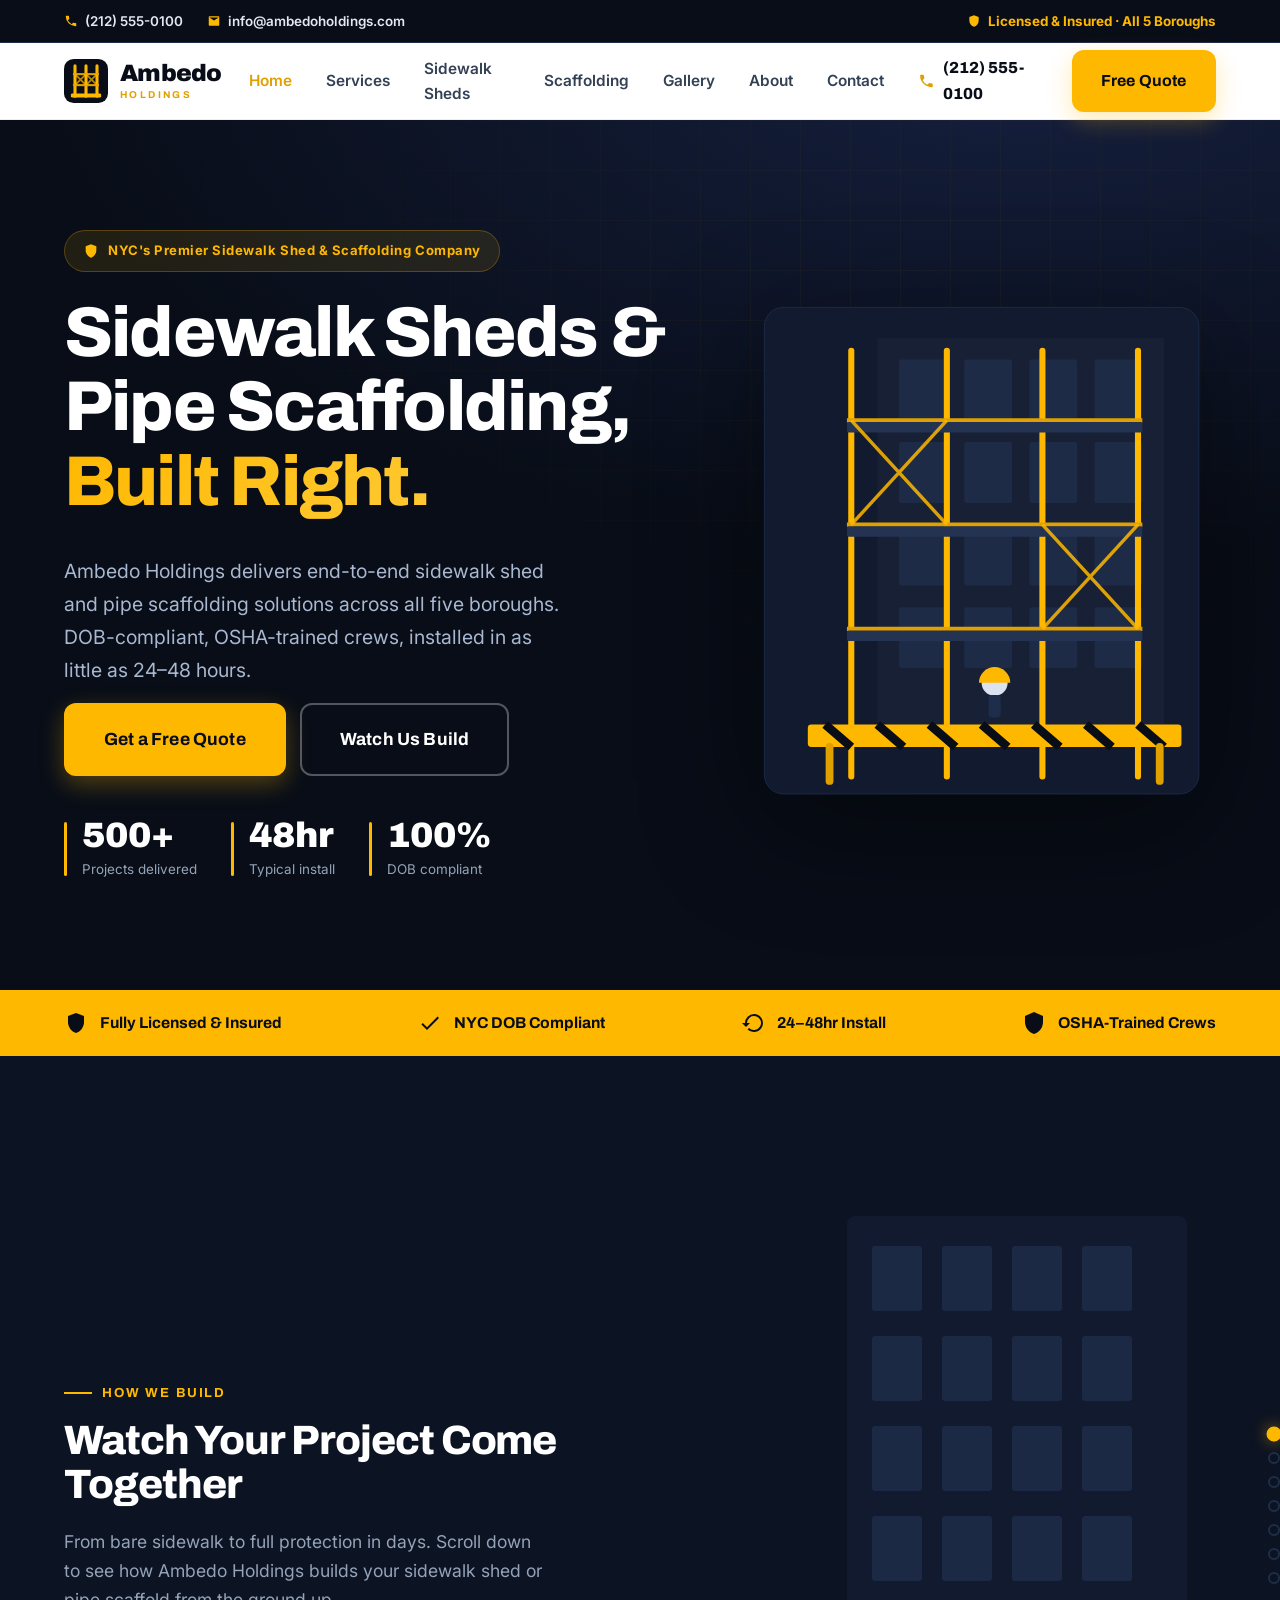
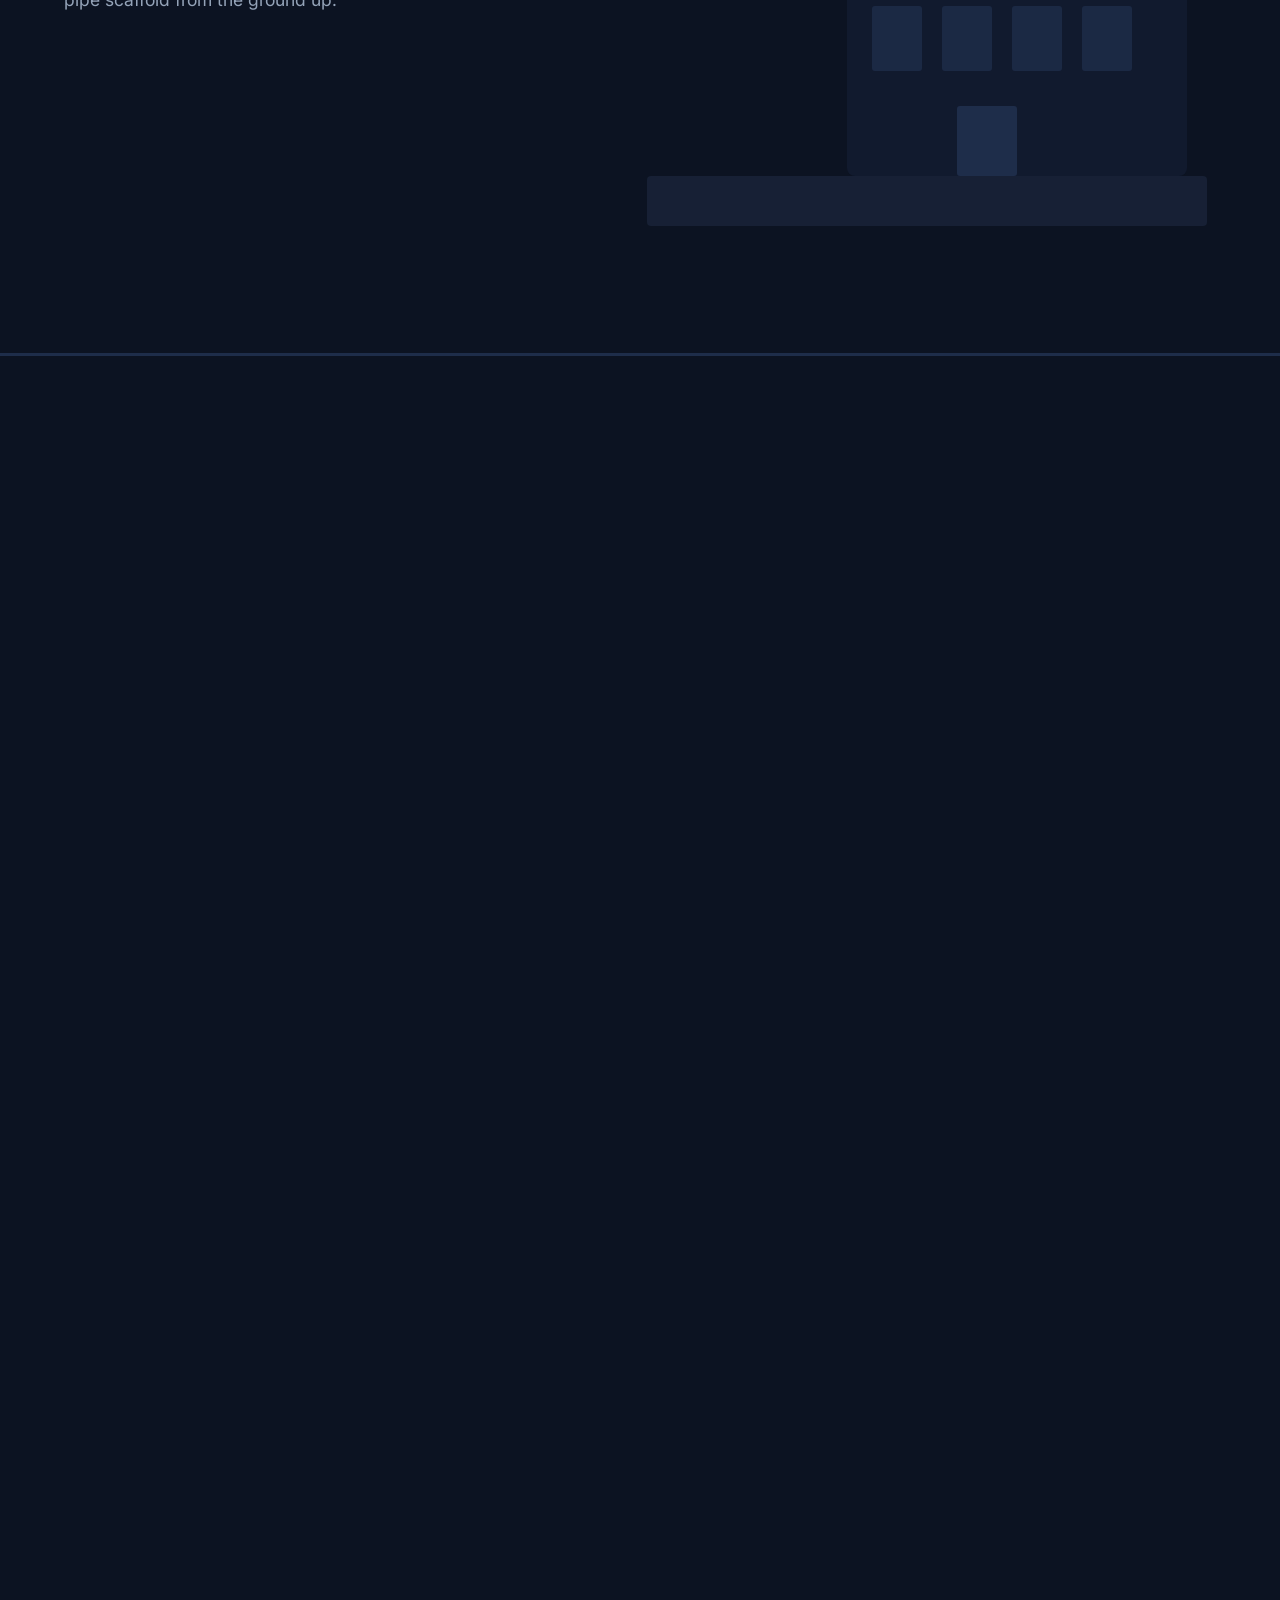
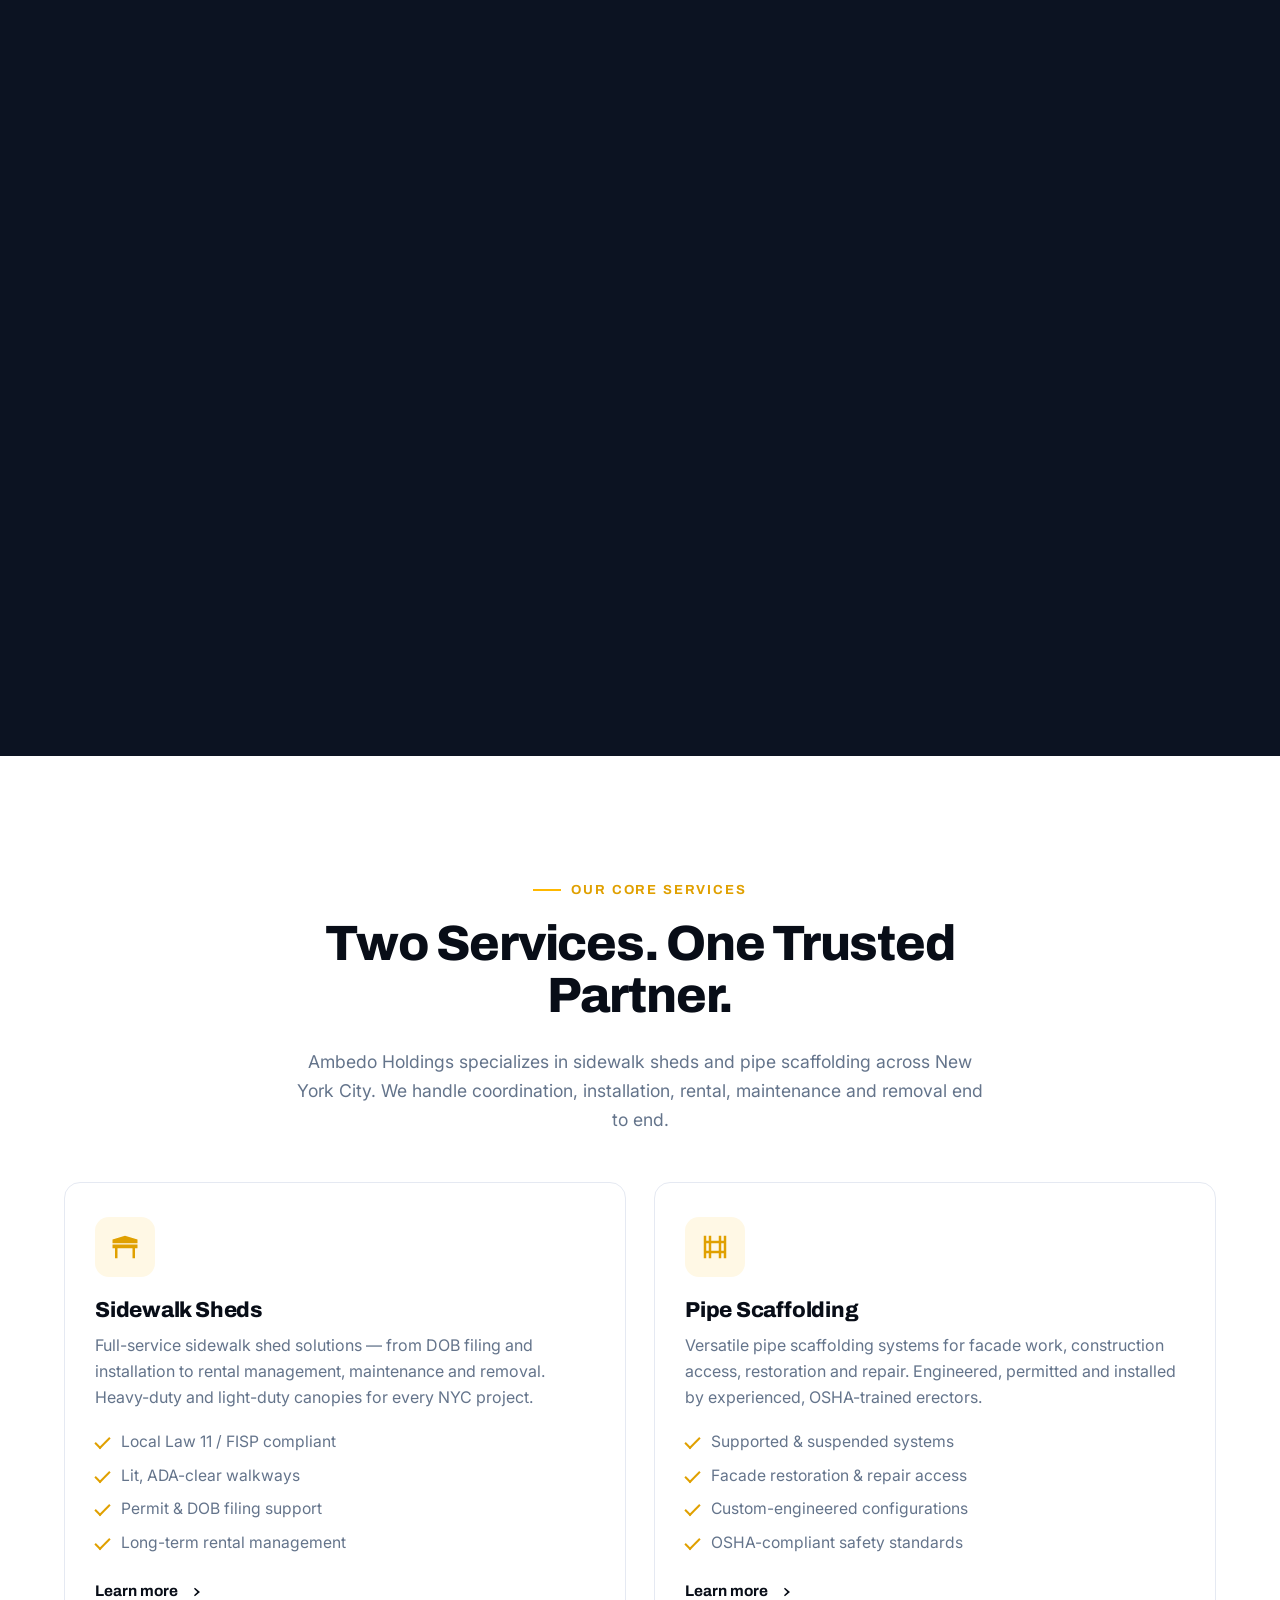
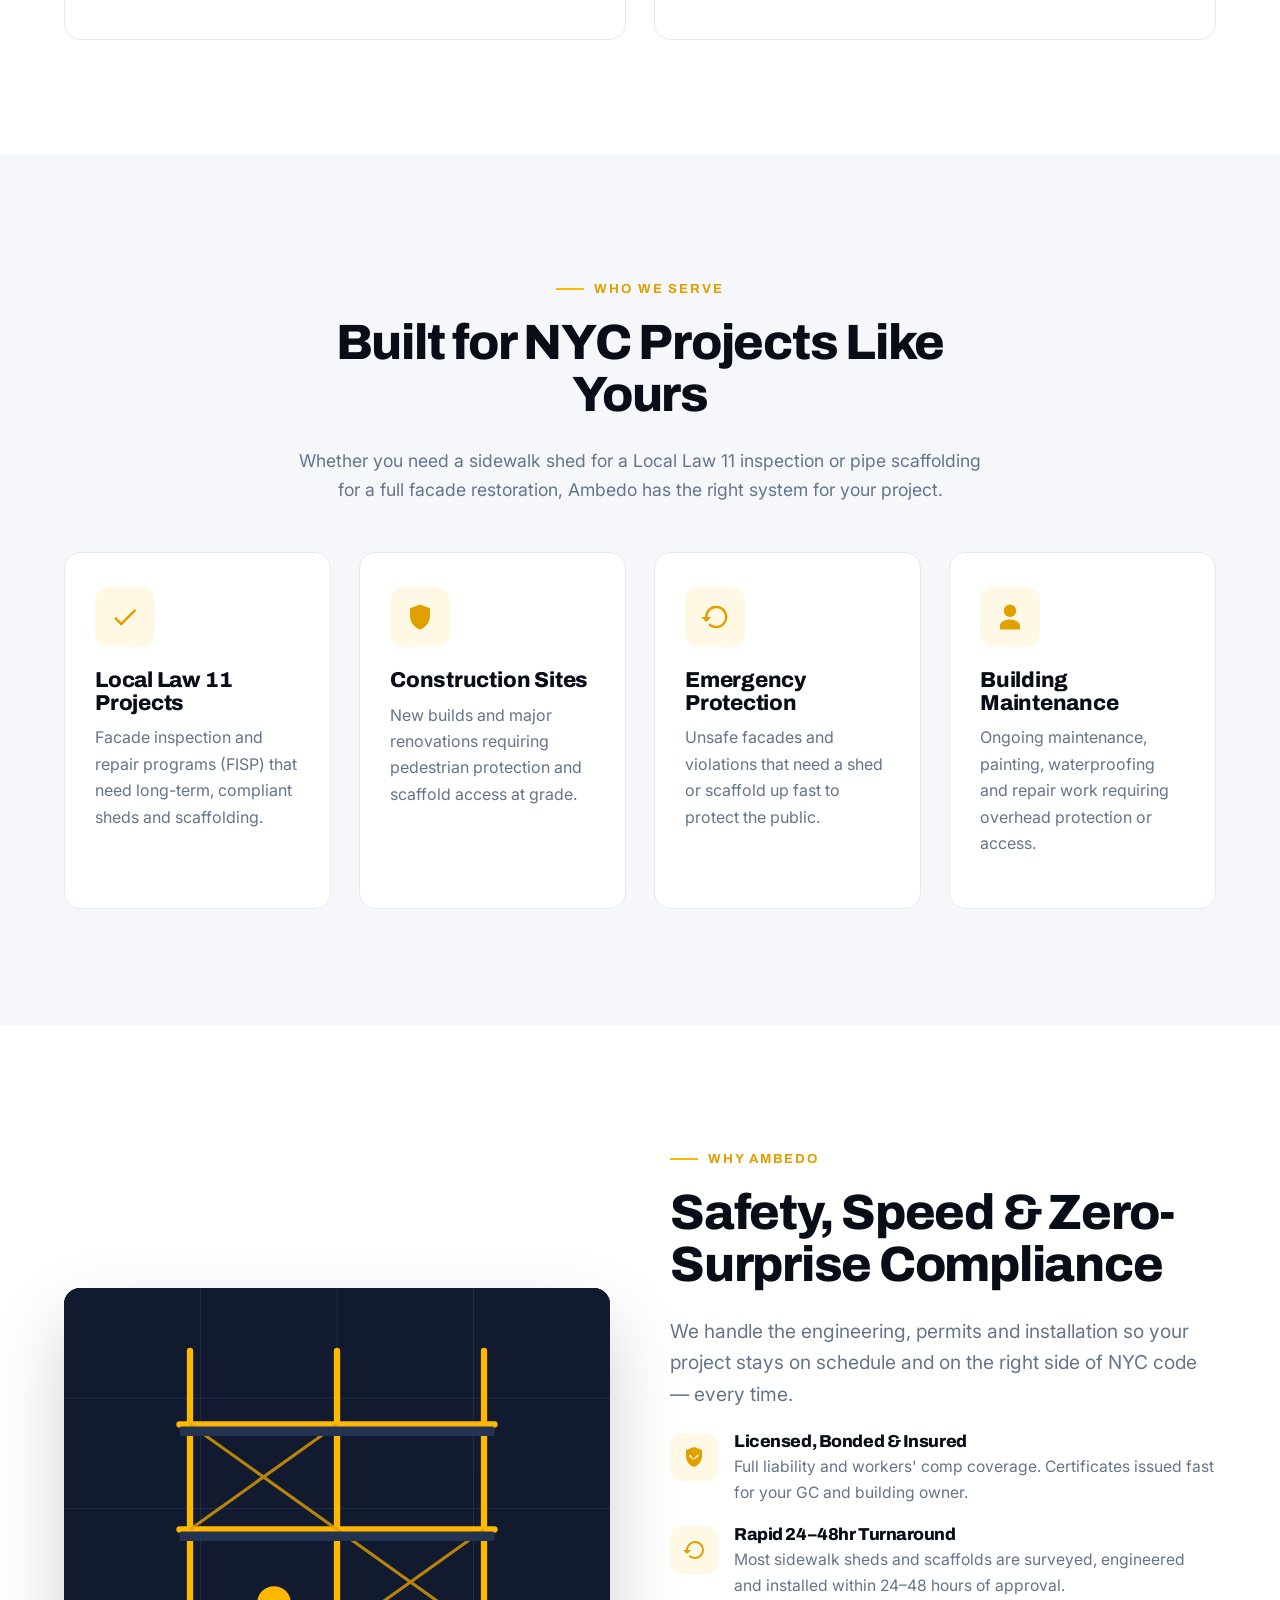
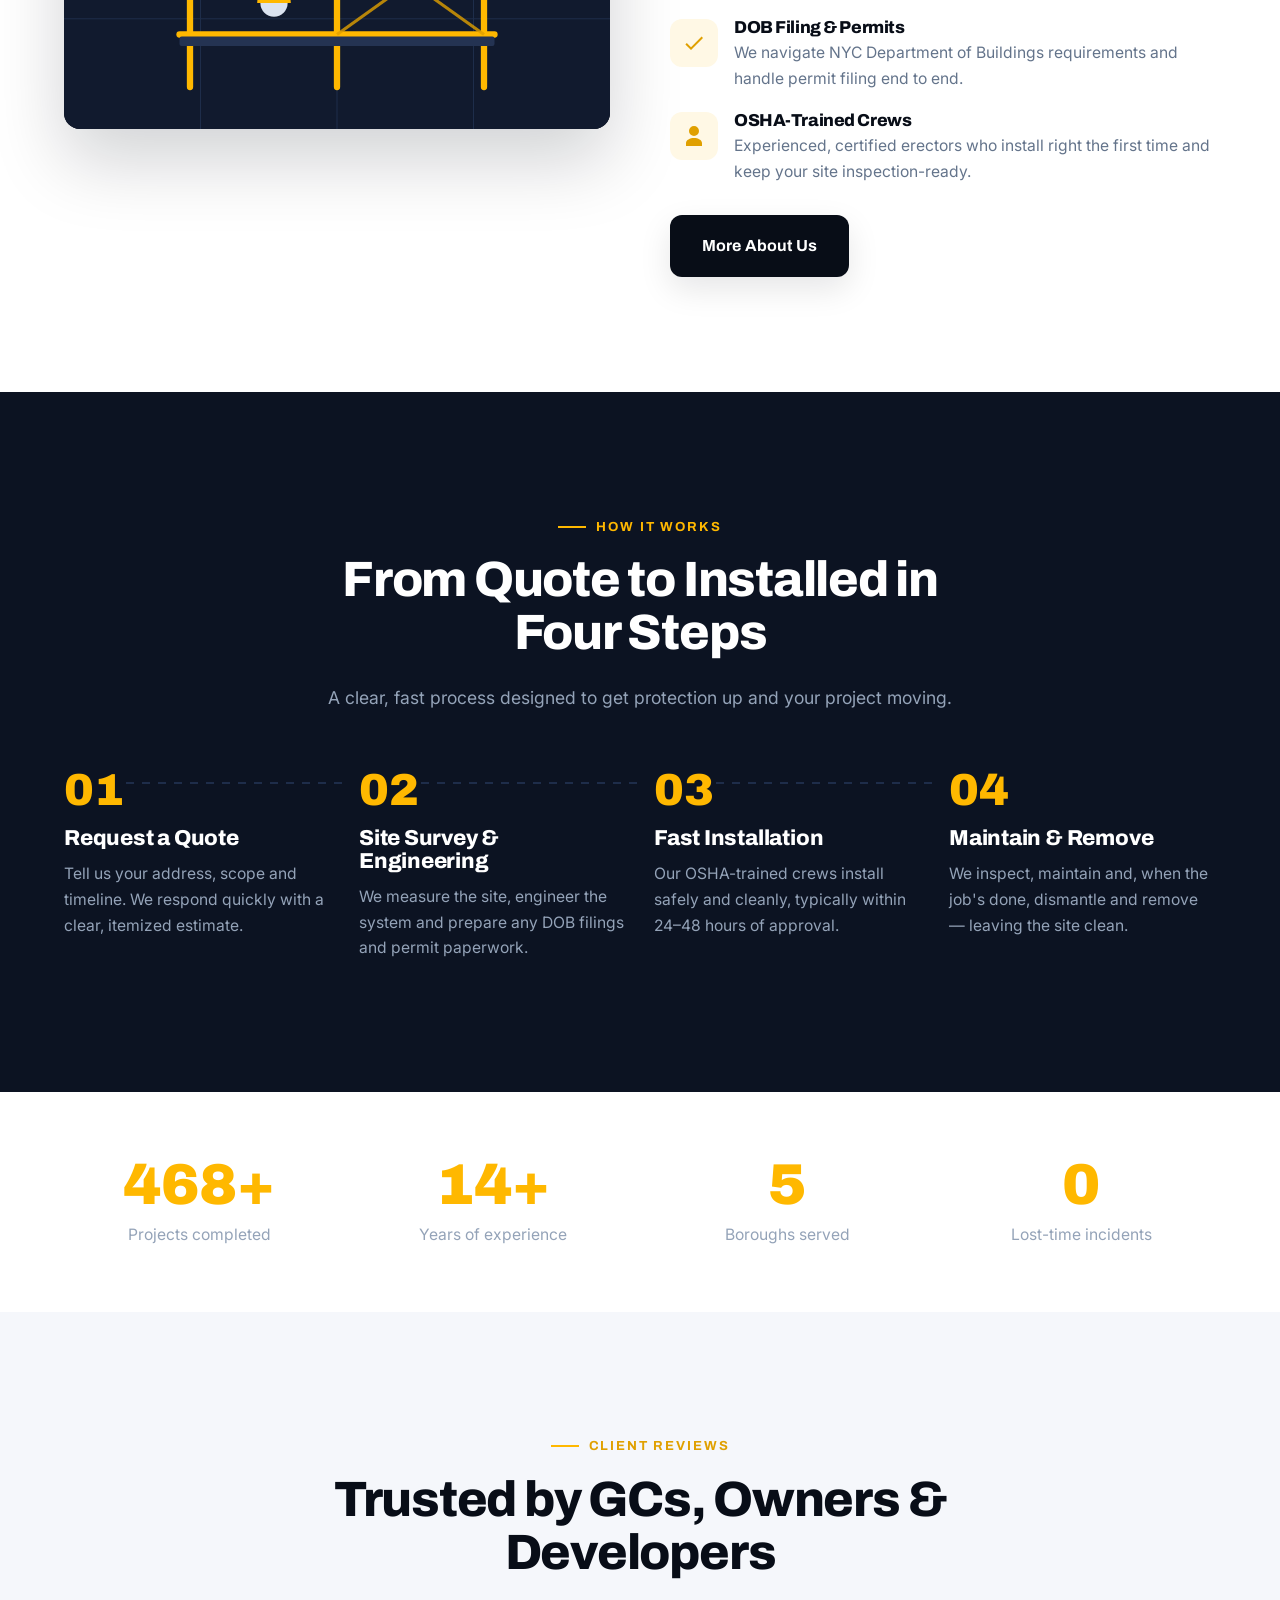
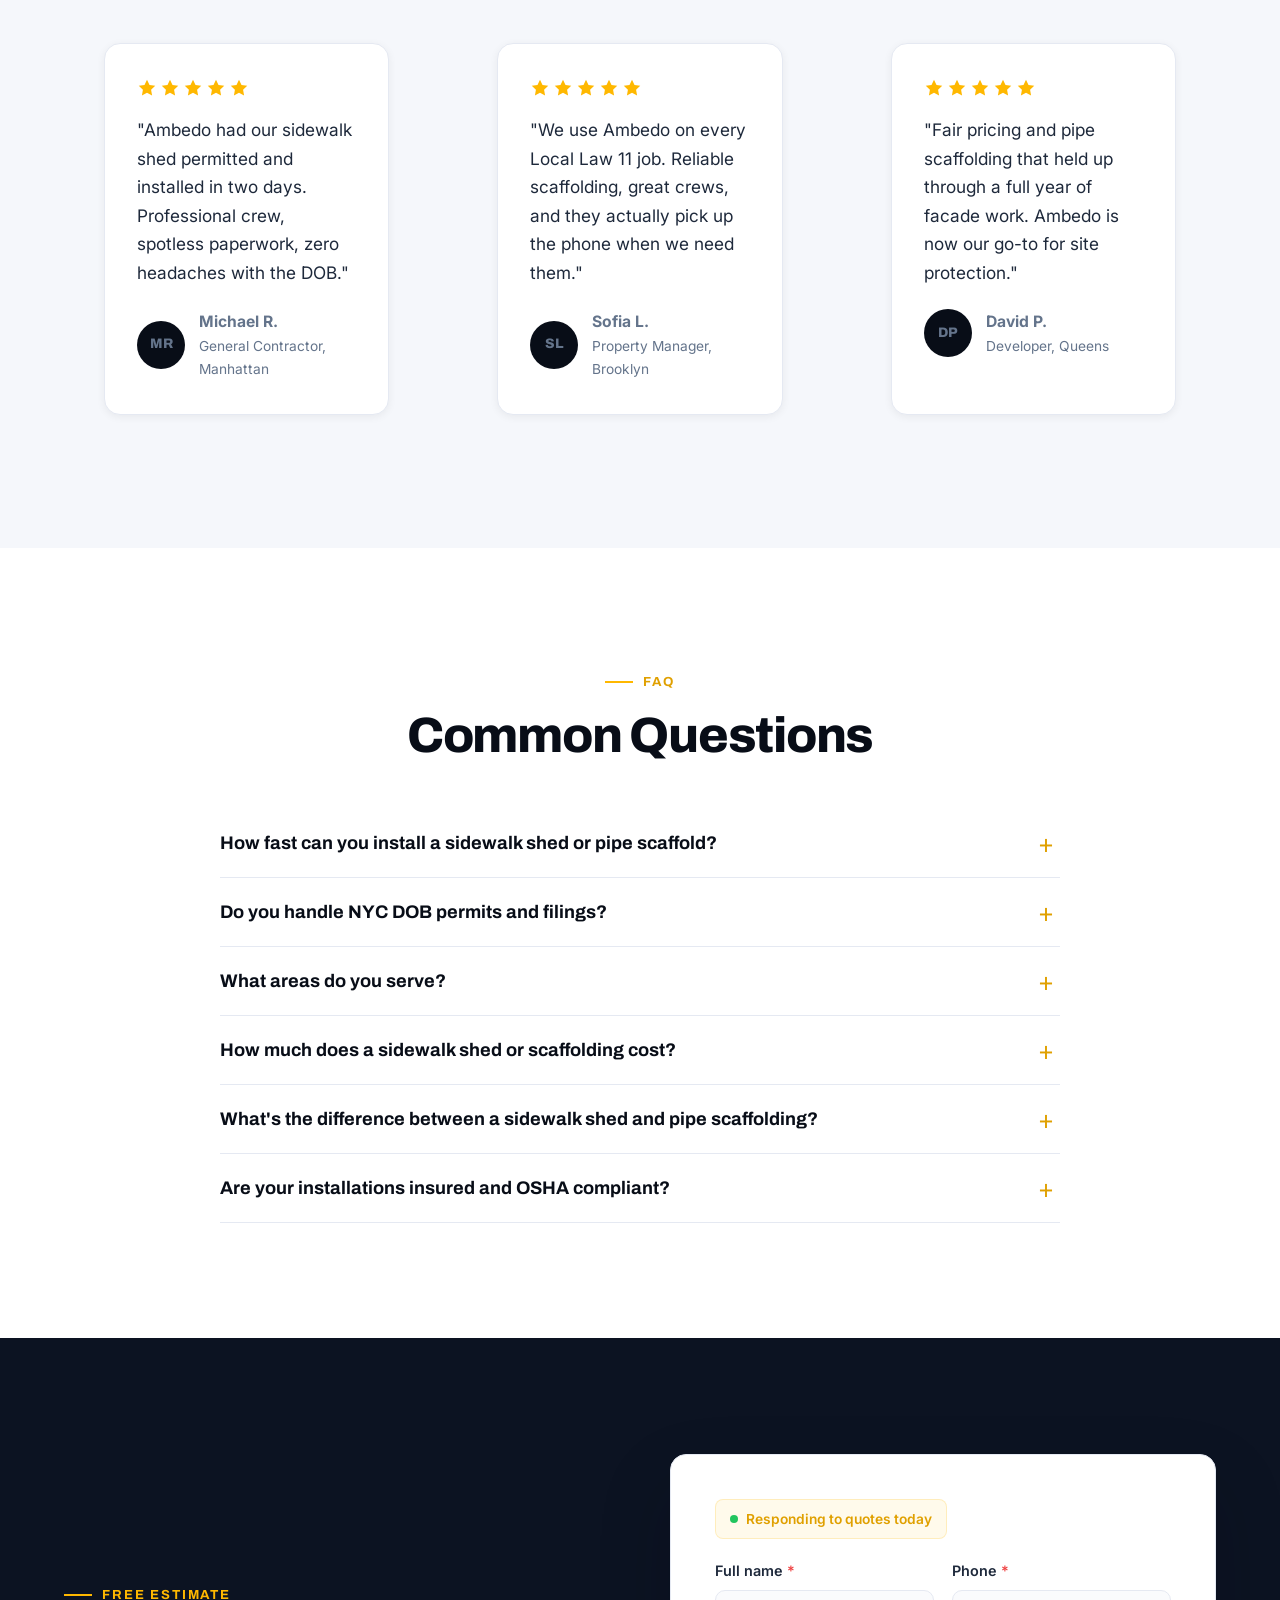
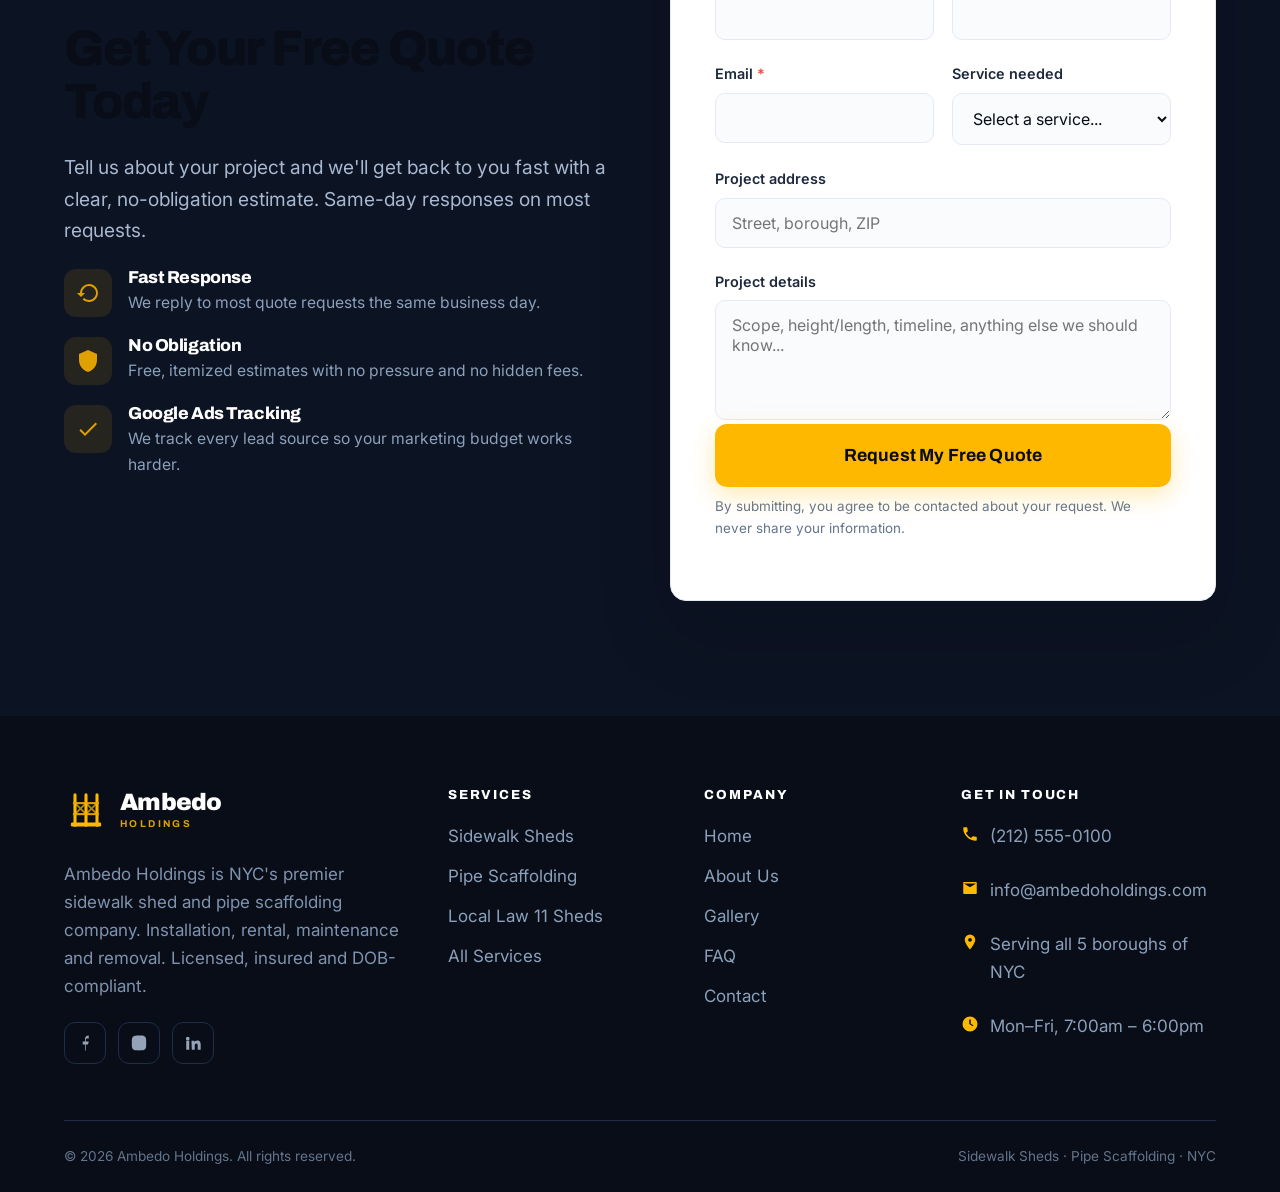
<file: index.html>
<!DOCTYPE html>
<html lang="en">
<head>
  <meta charset="utf-8">
  <meta name="viewport" content="width=device-width, initial-scale=1">
  <title>Sidewalk Sheds & Pipe Scaffolding NYC | Ambedo Holdings</title>
  <meta name="description" content="Ambedo Holdings is NYC's premier sidewalk shed and pipe scaffolding company. DOB-compliant installation, rental & removal across all 5 boroughs. Licensed & insured. Free quote in 24 hours.">
  <meta name="keywords" content="sidewalk shed NYC, pipe scaffolding NYC, sidewalk shed installation, scaffolding rental NYC, Local Law 11 sidewalk shed, DOB sidewalk shed, pedestrian protection NYC, scaffolding company New York, pipe scaffold rental, construction scaffolding NYC">
  <link rel="canonical" href="https://www.ambedoholdings.com/">
  <meta name="robots" content="index, follow, max-image-preview:large">
  <meta name="theme-color" content="#080d17">
  <meta name="geo.region" content="US-NY">
  <meta name="geo.placename" content="New York City">

  <meta property="og:type" content="website">
  <meta property="og:site_name" content="Ambedo Holdings">
  <meta property="og:title" content="Sidewalk Sheds & Pipe Scaffolding NYC | Ambedo Holdings">
  <meta property="og:description" content="NYC's premier sidewalk shed & pipe scaffolding company. DOB-compliant, installed in 24–48 hours. Licensed & insured. Get a free quote.">
  <meta property="og:url" content="https://www.ambedoholdings.com/">
  <meta property="og:image" content="https://www.ambedoholdings.com/images/og-image.svg">
  <meta name="twitter:card" content="summary_large_image">
  <meta name="twitter:title" content="Sidewalk Sheds & Pipe Scaffolding NYC | Ambedo Holdings">
  <meta name="twitter:description" content="NYC's premier sidewalk shed & pipe scaffolding company. DOB-compliant, up in 24–48 hours.">
  <meta name="twitter:image" content="https://www.ambedoholdings.com/images/og-image.svg">

  <link rel="icon" href="/favicon.svg" type="image/svg+xml">
  <link rel="apple-touch-icon" href="/favicon.svg">
  <link rel="manifest" href="/site.webmanifest">

  <link rel="preconnect" href="https://fonts.googleapis.com">
  <link rel="preconnect" href="https://fonts.gstatic.com" crossorigin>
  <link href="https://fonts.googleapis.com/css2?family=Archivo:wght@600;700;800;900&family=Inter:wght@400;500;600;700&display=swap" rel="stylesheet">
  <link rel="stylesheet" href="/css/styles.css">

  <script type="application/ld+json">
  {
    "@context": "https://schema.org",
    "@type": "GeneralContractor",
    "@id": "https://www.ambedoholdings.com/#business",
    "name": "Ambedo Holdings",
    "image": "https://www.ambedoholdings.com/images/og-image.svg",
    "url": "https://www.ambedoholdings.com/",
    "telephone": "+1-212-555-0100",
    "email": "info@ambedoholdings.com",
    "priceRange": "$$",
    "description": "Licensed and insured NYC sidewalk shed and pipe scaffolding company — installation, rental, maintenance and removal for Local Law 11, construction, emergency protection and building maintenance projects across all five boroughs.",
    "address": {
      "@type": "PostalAddress",
      "addressLocality": "New York",
      "addressRegion": "NY",
      "postalCode": "10001",
      "addressCountry": "US"
    },
    "areaServed": [
      { "@type": "City", "name": "Manhattan" },
      { "@type": "City", "name": "Brooklyn" },
      { "@type": "City", "name": "Queens" },
      { "@type": "City", "name": "The Bronx" },
      { "@type": "City", "name": "Staten Island" }
    ],
    "openingHoursSpecification": [{
      "@type": "OpeningHoursSpecification",
      "dayOfWeek": ["Monday","Tuesday","Wednesday","Thursday","Friday"],
      "opens": "07:00", "closes": "18:00"
    }],
    "hasOfferCatalog": {
      "@type": "OfferCatalog",
      "name": "Ambedo Holdings Services",
      "itemListElement": [
        { "@type": "Offer", "itemOffered": { "@type": "Service", "name": "Sidewalk Shed Installation" } },
        { "@type": "Offer", "itemOffered": { "@type": "Service", "name": "Pipe Scaffolding" } },
        { "@type": "Offer", "itemOffered": { "@type": "Service", "name": "Local Law 11 Sidewalk Sheds" } },
        { "@type": "Offer", "itemOffered": { "@type": "Service", "name": "Sidewalk Shed Rental & Maintenance" } },
        { "@type": "Offer", "itemOffered": { "@type": "Service", "name": "Emergency Building Protection" } },
        { "@type": "Offer", "itemOffered": { "@type": "Service", "name": "Scaffolding Rental NYC" } }
      ]
    },
    "sameAs": []
  }
  </script>
  <script type="application/ld+json">
  {
    "@context": "https://schema.org",
    "@type": "WebSite",
    "name": "Ambedo Holdings",
    "url": "https://www.ambedoholdings.com/"
  }
  </script>
</head>
<body>
  <a class="skip-link" href="#main">Skip to content</a>

  <!-- ===== Top bar ===== -->
  <div class="topbar">
    <div class="container">
      <div class="topbar-left">
        <span><svg viewBox="0 0 24 24"><path d="M6.6 10.8a15.9 15.9 0 0 0 6.6 6.6l2.2-2.2a1 1 0 0 1 1-.25 11.4 11.4 0 0 0 3.6.58 1 1 0 0 1 1 1V20a1 1 0 0 1-1 1A17 17 0 0 1 3 4a1 1 0 0 1 1-1h3.5a1 1 0 0 1 1 1 11.4 11.4 0 0 0 .58 3.6 1 1 0 0 1-.25 1z"/></svg><a href="tel:+12125550100">(212) 555-0100</a></span>
        <span><svg viewBox="0 0 24 24"><path d="M4 4h16a1 1 0 0 1 1 1v14a1 1 0 0 1-1 1H4a1 1 0 0 1-1-1V5a1 1 0 0 1 1-1zm8 7 8-5H4z"/></svg><a href="mailto:info@ambedoholdings.com">info@ambedoholdings.com</a></span>
      </div>
      <span class="topbar-badge"><svg viewBox="0 0 24 24"><path d="M12 2 4 5v6c0 5 3.4 9.7 8 11 4.6-1.3 8-6 8-11V5z"/></svg>Licensed &amp; Insured &middot; All 5 Boroughs</span>
    </div>
  </div>

  <!-- ===== Header ===== -->
  <header class="site-header">
    <div class="container nav">
      <a class="brand" href="/" aria-label="Ambedo Holdings home">
        <img class="brand-mark" src="/favicon.svg" alt="" width="44" height="44">
        <span class="brand-text">
          <span class="brand-name">Ambedo</span>
          <span class="brand-sub">Holdings</span>
        </span>
      </a>
      <nav aria-label="Primary">
        <ul class="nav-links">
          <li><a href="/" class="active">Home</a></li>
          <li><a href="/services.html">Services</a></li>
          <li><a href="/sidewalk-sheds.html">Sidewalk Sheds</a></li>
          <li><a href="/scaffolding.html">Scaffolding</a></li>
          <li><a href="/gallery.html">Gallery</a></li>
          <li><a href="/about.html">About</a></li>
          <li><a href="/contact.html">Contact</a></li>
        </ul>
      </nav>
      <div class="nav-cta">
        <a class="nav-phone" href="tel:+12125550100"><svg viewBox="0 0 24 24"><path d="M6.6 10.8a15.9 15.9 0 0 0 6.6 6.6l2.2-2.2a1 1 0 0 1 1-.25 11.4 11.4 0 0 0 3.6.58 1 1 0 0 1 1 1V20a1 1 0 0 1-1 1A17 17 0 0 1 3 4a1 1 0 0 1 1-1h3.5a1 1 0 0 1 1 1 11.4 11.4 0 0 0 .58 3.6 1 1 0 0 1-.25 1z"/></svg>(212) 555-0100</a>
        <a class="btn" href="/contact.html">Free Quote</a>
      </div>
      <button class="nav-toggle" aria-label="Toggle menu" aria-expanded="false"><span></span></button>
    </div>
  </header>

  <main id="main">
    <!-- ===== Hero ===== -->
    <section class="hero">
      <div class="container">
        <div class="hero-copy">
          <span class="hero-badge"><svg viewBox="0 0 24 24"><path d="M12 2 4 5v6c0 5 3.4 9.7 8 11 4.6-1.3 8-6 8-11V5z"/></svg>NYC's Premier Sidewalk Shed &amp; Scaffolding Company</span>
          <h1>Sidewalk Sheds &amp; Pipe Scaffolding, <span class="hl">Built Right.</span></h1>
          <p>Ambedo Holdings delivers end-to-end sidewalk shed and pipe scaffolding solutions across all five boroughs. DOB-compliant, OSHA-trained crews, installed in as little as 24&ndash;48 hours.</p>
          <div class="btn-row">
            <a class="btn btn--lg" href="/contact.html">Get a Free Quote</a>
            <a class="btn btn--ghost btn--lg" href="#build-animation">Watch Us Build</a>
          </div>
          <div class="hero-stats">
            <div class="hero-stat"><strong data-count="500" data-suffix="+">0</strong><span>Projects delivered</span></div>
            <div class="hero-stat"><strong>48hr</strong><span>Typical install</span></div>
            <div class="hero-stat"><strong>100%</strong><span>DOB compliant</span></div>
          </div>
        </div>
        <div class="hero-visual" aria-hidden="true">
          <svg viewBox="0 0 540 600" xmlns="http://www.w3.org/2000/svg">
            <rect x="20" y="20" width="500" height="560" rx="22" fill="#111a2e" stroke="#1e2d4a"/>
            <rect x="150" y="55" width="330" height="470" fill="#172035"/>
            <g opacity="0.9">
              <g fill="#1e2d4a">
                <rect x="175" y="80" width="55" height="70" rx="3"/>
                <rect x="250" y="80" width="55" height="70" rx="3"/>
                <rect x="325" y="80" width="55" height="70" rx="3"/>
                <rect x="400" y="80" width="55" height="70" rx="3"/>
                <rect x="175" y="175" width="55" height="70" rx="3"/>
                <rect x="250" y="175" width="55" height="70" rx="3"/>
                <rect x="325" y="175" width="55" height="70" rx="3"/>
                <rect x="400" y="175" width="55" height="70" rx="3"/>
                <rect x="175" y="270" width="55" height="70" rx="3"/>
                <rect x="250" y="270" width="55" height="70" rx="3"/>
                <rect x="325" y="270" width="55" height="70" rx="3"/>
                <rect x="400" y="270" width="55" height="70" rx="3"/>
                <rect x="175" y="365" width="55" height="70" rx="3"/>
                <rect x="250" y="365" width="55" height="70" rx="3"/>
                <rect x="325" y="365" width="55" height="70" rx="3"/>
                <rect x="400" y="365" width="55" height="70" rx="3"/>
              </g>
            </g>
            <g stroke="#ffb800" stroke-width="7" stroke-linecap="round">
              <line x1="120" y1="70" x2="120" y2="560"/>
              <line x1="230" y1="70" x2="230" y2="560"/>
              <line x1="340" y1="70" x2="340" y2="560"/>
              <line x1="450" y1="70" x2="450" y2="560"/>
            </g>
            <g stroke="#e0a000" stroke-width="5">
              <line x1="115" y1="150" x2="455" y2="150"/>
              <line x1="115" y1="270" x2="455" y2="270"/>
              <line x1="115" y1="390" x2="455" y2="390"/>
            </g>
            <g fill="#243352">
              <rect x="115" y="152" width="340" height="12" rx="2"/>
              <rect x="115" y="272" width="340" height="12" rx="2"/>
              <rect x="115" y="392" width="340" height="12" rx="2"/>
            </g>
            <g stroke="#ffb800" stroke-width="4" opacity="0.85">
              <line x1="120" y1="150" x2="230" y2="270"/>
              <line x1="230" y1="150" x2="120" y2="270"/>
              <line x1="340" y1="270" x2="450" y2="390"/>
              <line x1="450" y1="270" x2="340" y2="390"/>
            </g>
            <rect x="70" y="500" width="430" height="26" rx="4" fill="#ffb800"/>
            <g stroke="#080d17" stroke-width="10">
              <line x1="90" y1="500" x2="120" y2="526"/>
              <line x1="150" y1="500" x2="180" y2="526"/>
              <line x1="210" y1="500" x2="240" y2="526"/>
              <line x1="270" y1="500" x2="300" y2="526"/>
              <line x1="330" y1="500" x2="360" y2="526"/>
              <line x1="390" y1="500" x2="420" y2="526"/>
              <line x1="450" y1="500" x2="480" y2="526"/>
            </g>
            <g stroke="#e0a000" stroke-width="9" stroke-linecap="round">
              <line x1="95" y1="526" x2="95" y2="565"/>
              <line x1="475" y1="526" x2="475" y2="565"/>
            </g>
            <circle cx="285" cy="452" r="15" fill="#dbe3f0"/>
            <path d="M267 452a18 18 0 0 1 36 0z" fill="#ffb800"/>
            <rect x="278" y="466" width="14" height="26" rx="4" fill="#1e2d4a"/>
          </svg>
        </div>
      </div>
    </section>

    <!-- ===== Trust bar ===== -->
    <div class="trustbar">
      <div class="container">
        <span class="trust-item"><svg viewBox="0 0 24 24"><path d="M12 2 4 5v6c0 5 3.4 9.7 8 11 4.6-1.3 8-6 8-11V5z"/></svg>Fully Licensed &amp; Insured</span>
        <span class="trust-item"><svg viewBox="0 0 24 24"><path d="M9 16.2 4.8 12l-1.4 1.4L9 19 21 7l-1.4-1.4z"/></svg>NYC DOB Compliant</span>
        <span class="trust-item"><svg viewBox="0 0 24 24"><path d="M13 3a9 9 0 0 0-9 9H1l4 4 4-4H6a7 7 0 1 1 2 4.9l-1.4 1.5A9 9 0 1 0 13 3z"/></svg>24&ndash;48hr Install</span>
        <span class="trust-item"><svg viewBox="0 0 24 24"><path d="M12 1 3 5v6c0 5.6 3.8 10.7 9 12 5.2-1.3 9-6.4 9-12V5z"/></svg>OSHA-Trained Crews</span>
      </div>
    </div>

    <!-- ==========================================================================
         SCROLL-DRIVEN SCAFFOLDING BUILD ANIMATION
         ========================================================================== -->
    <section class="scaffold-theater" id="build-animation" style="height:500vh">
      <div class="scaffold-stage">
        <div class="scaffold-inner">
          <!-- Text stages -->
          <div class="scaffold-text">
            <div class="scaffold-step active" data-step="0">
              <span class="eyebrow">How We Build</span>
              <h2>Watch Your Project Come Together</h2>
              <p>From bare sidewalk to full protection in days. Scroll down to see how Ambedo Holdings builds your sidewalk shed or pipe scaffold from the ground up.</p>
            </div>
            <div class="scaffold-step" data-step="1">
              <span class="eyebrow">Step 1: Foundation</span>
              <h2>Base Plates &amp; Mudsills</h2>
              <p>Every project starts with a solid foundation. Our crews set base plates and mudsills on the sidewalk, establishing the footprint for the entire structure.</p>
            </div>
            <div class="scaffold-step" data-step="2">
              <span class="eyebrow">Step 2: Uprights</span>
              <h2>Vertical Standards Rise</h2>
              <p>Pipe scaffold uprights are set into the base plates and plumbed perfectly vertical. These steel standards carry the entire load of the structure above.</p>
            </div>
            <div class="scaffold-step" data-step="3">
              <span class="eyebrow">Step 3: Framing</span>
              <h2>Ledgers &amp; Transoms Connect</h2>
              <p>Horizontal ledgers and transoms lock the uprights together, creating the rigid framework that gives sidewalk sheds and scaffolding their strength.</p>
            </div>
            <div class="scaffold-step" data-step="4">
              <span class="eyebrow">Step 4: Bracing</span>
              <h2>Cross Braces for Stability</h2>
              <p>Diagonal cross braces are added throughout the structure, preventing racking and ensuring the scaffold can withstand wind loads and dynamic forces.</p>
            </div>
            <div class="scaffold-step" data-step="5">
              <span class="eyebrow">Step 5: Platforms</span>
              <h2>Decking &amp; Work Surfaces</h2>
              <p>Scaffold planks and platform decking go in, creating safe working surfaces for your crews and overhead protection for pedestrians below.</p>
            </div>
            <div class="scaffold-step" data-step="6">
              <span class="eyebrow">Step 6: Complete</span>
              <h2>Guardrails, Lights &amp; Inspection</h2>
              <p>Guardrails, toeboards, and lighting are installed. Our team performs a final safety inspection. Your project is ready &mdash; DOB-compliant and built to last.</p>
            </div>
          </div>

          <!-- Animated SVG -->
          <div class="scaffold-svg-wrap">
            <svg class="scaffold-svg" viewBox="0 0 560 640" xmlns="http://www.w3.org/2000/svg" aria-hidden="true">
              <!-- Background: ground & building -->
              <rect x="0" y="590" width="560" height="50" fill="#172035" rx="4"/>
              <rect x="200" y="30" width="340" height="560" fill="#111a2e" rx="8"/>
              <!-- Windows -->
              <g fill="#1e2d4a" opacity="0.8">
                <rect x="225" y="60" width="50" height="65" rx="3"/>
                <rect x="295" y="60" width="50" height="65" rx="3"/>
                <rect x="365" y="60" width="50" height="65" rx="3"/>
                <rect x="435" y="60" width="50" height="65" rx="3"/>
                <rect x="225" y="150" width="50" height="65" rx="3"/>
                <rect x="295" y="150" width="50" height="65" rx="3"/>
                <rect x="365" y="150" width="50" height="65" rx="3"/>
                <rect x="435" y="150" width="50" height="65" rx="3"/>
                <rect x="225" y="240" width="50" height="65" rx="3"/>
                <rect x="295" y="240" width="50" height="65" rx="3"/>
                <rect x="365" y="240" width="50" height="65" rx="3"/>
                <rect x="435" y="240" width="50" height="65" rx="3"/>
                <rect x="225" y="330" width="50" height="65" rx="3"/>
                <rect x="295" y="330" width="50" height="65" rx="3"/>
                <rect x="365" y="330" width="50" height="65" rx="3"/>
                <rect x="435" y="330" width="50" height="65" rx="3"/>
                <rect x="225" y="420" width="50" height="65" rx="3"/>
                <rect x="295" y="420" width="50" height="65" rx="3"/>
                <rect x="365" y="420" width="50" height="65" rx="3"/>
                <rect x="435" y="420" width="50" height="65" rx="3"/>
              </g>
              <!-- Door -->
              <rect x="310" y="520" width="60" height="70" fill="#1e2d4a" rx="3"/>

              <!-- STAGE 1: Base plates & mudsills -->
              <g class="build-el" data-stage="1" data-anim="fade">
                <rect x="60" y="580" width="420" height="12" rx="3" fill="#243352"/>
                <rect x="80" y="574" width="24" height="18" rx="2" fill="#ffb800" opacity="0.8"/>
                <rect x="180" y="574" width="24" height="18" rx="2" fill="#ffb800" opacity="0.8"/>
                <rect x="280" y="574" width="24" height="18" rx="2" fill="#ffb800" opacity="0.8"/>
                <rect x="380" y="574" width="24" height="18" rx="2" fill="#ffb800" opacity="0.8"/>
                <rect x="460" y="574" width="24" height="18" rx="2" fill="#ffb800" opacity="0.8"/>
              </g>

              <!-- STAGE 2: Vertical uprights -->
              <g class="build-el" data-stage="2" data-anim="rise">
                <line x1="92" y1="50" x2="92" y2="574" stroke="#ffb800" stroke-width="7" stroke-linecap="round"/>
                <line x1="192" y1="50" x2="192" y2="574" stroke="#ffb800" stroke-width="7" stroke-linecap="round"/>
                <line x1="292" y1="50" x2="292" y2="574" stroke="#ffb800" stroke-width="7" stroke-linecap="round"/>
                <line x1="392" y1="50" x2="392" y2="574" stroke="#ffb800" stroke-width="7" stroke-linecap="round"/>
                <line x1="472" y1="50" x2="472" y2="574" stroke="#ffb800" stroke-width="7" stroke-linecap="round"/>
              </g>

              <!-- STAGE 3: Horizontal ledgers & transoms -->
              <g class="build-el" data-stage="3" data-anim="slide-r">
                <line x1="85" y1="130" x2="480" y2="130" stroke="#e0a000" stroke-width="5"/>
                <line x1="85" y1="220" x2="480" y2="220" stroke="#e0a000" stroke-width="5"/>
                <line x1="85" y1="310" x2="480" y2="310" stroke="#e0a000" stroke-width="5"/>
                <line x1="85" y1="400" x2="480" y2="400" stroke="#e0a000" stroke-width="5"/>
                <line x1="85" y1="490" x2="480" y2="490" stroke="#e0a000" stroke-width="5"/>
              </g>

              <!-- STAGE 4: Cross braces -->
              <g class="build-el" data-stage="4" data-anim="draw">
                <line x1="92" y1="130" x2="192" y2="220" stroke="#ffb800" stroke-width="3.5" opacity="0.75"/>
                <line x1="192" y1="130" x2="92" y2="220" stroke="#ffb800" stroke-width="3.5" opacity="0.75"/>
                <line x1="292" y1="220" x2="392" y2="310" stroke="#ffb800" stroke-width="3.5" opacity="0.75"/>
                <line x1="392" y1="220" x2="292" y2="310" stroke="#ffb800" stroke-width="3.5" opacity="0.75"/>
                <line x1="92" y1="310" x2="192" y2="400" stroke="#ffb800" stroke-width="3.5" opacity="0.75"/>
                <line x1="192" y1="310" x2="92" y2="400" stroke="#ffb800" stroke-width="3.5" opacity="0.75"/>
                <line x1="392" y1="400" x2="472" y2="490" stroke="#ffb800" stroke-width="3.5" opacity="0.75"/>
                <line x1="472" y1="400" x2="392" y2="490" stroke="#ffb800" stroke-width="3.5" opacity="0.75"/>
              </g>

              <!-- STAGE 5: Platforms / decking -->
              <g class="build-el" data-stage="5" data-anim="fade">
                <rect x="85" y="132" width="395" height="10" rx="2" fill="#243352"/>
                <rect x="85" y="222" width="395" height="10" rx="2" fill="#243352"/>
                <rect x="85" y="312" width="395" height="10" rx="2" fill="#243352"/>
                <rect x="85" y="402" width="395" height="10" rx="2" fill="#243352"/>
                <!-- Sidewalk shed canopy deck -->
                <rect x="50" y="492" width="440" height="22" rx="4" fill="#ffb800"/>
                <g stroke="#080d17" stroke-width="8">
                  <line x1="70" y1="493" x2="95" y2="514"/>
                  <line x1="140" y1="493" x2="165" y2="514"/>
                  <line x1="210" y1="493" x2="235" y2="514"/>
                  <line x1="280" y1="493" x2="305" y2="514"/>
                  <line x1="350" y1="493" x2="375" y2="514"/>
                  <line x1="420" y1="493" x2="445" y2="514"/>
                </g>
              </g>

              <!-- STAGE 6: Guardrails, lights, workers -->
              <g class="build-el" data-stage="6" data-anim="pop">
                <!-- Guardrails -->
                <line x1="85" y1="120" x2="480" y2="120" stroke="#94a3b8" stroke-width="2.5" stroke-dasharray="12,6"/>
                <line x1="85" y1="300" x2="480" y2="300" stroke="#94a3b8" stroke-width="2.5" stroke-dasharray="12,6"/>
                <!-- Lights -->
                <circle cx="140" cy="506" r="5" fill="#ffc933" opacity="0.9"/>
                <circle cx="280" cy="506" r="5" fill="#ffc933" opacity="0.9"/>
                <circle cx="420" cy="506" r="5" fill="#ffc933" opacity="0.9"/>
                <!-- Light glow -->
                <circle cx="140" cy="506" r="14" fill="#ffb800" opacity="0.12"/>
                <circle cx="280" cy="506" r="14" fill="#ffb800" opacity="0.12"/>
                <circle cx="420" cy="506" r="14" fill="#ffb800" opacity="0.12"/>
                <!-- Worker 1 -->
                <circle cx="240" cy="390" r="12" fill="#dbe3f0"/>
                <path d="M225 390a15 15 0 0 1 30 0z" fill="#ffb800"/>
                <rect x="234" y="402" width="12" height="22" rx="3" fill="#1e2d4a"/>
                <!-- Worker 2 -->
                <circle cx="350" cy="210" r="12" fill="#dbe3f0"/>
                <path d="M335 210a15 15 0 0 1 30 0z" fill="#ffb800"/>
                <rect x="344" y="222" width="12" height="22" rx="3" fill="#1e2d4a"/>
                <!-- Safety flag -->
                <rect x="470" y="42" width="28" height="18" rx="2" fill="#ef4444" opacity="0.8"/>
              </g>
            </svg>
          </div>
        </div>

        <!-- Progress dots -->
        <div class="scaffold-progress">
          <div class="scaffold-dot active" data-dot="0"></div>
          <div class="scaffold-dot" data-dot="1"></div>
          <div class="scaffold-dot" data-dot="2"></div>
          <div class="scaffold-dot" data-dot="3"></div>
          <div class="scaffold-dot" data-dot="4"></div>
          <div class="scaffold-dot" data-dot="5"></div>
          <div class="scaffold-dot" data-dot="6"></div>
        </div>

        <!-- Progress bar -->
        <div class="scaffold-bar"><div class="scaffold-bar-fill"></div></div>
      </div>
    </section>

    <!-- ===== Core Services ===== -->
    <section class="section" id="services">
      <div class="container">
        <div class="section-head center reveal">
          <span class="eyebrow">Our Core Services</span>
          <h2>Two Services. One Trusted Partner.</h2>
          <p>Ambedo Holdings specializes in sidewalk sheds and pipe scaffolding across New York City. We handle coordination, installation, rental, maintenance and removal end to end.</p>
        </div>
        <div class="grid grid-2">
          <article class="card reveal">
            <div class="card-icon"><svg viewBox="0 0 24 24"><path d="M2 10h20v3H2zM4 13h2v8H4zM18 13h2v8h-2zM2 6l10-3 10 3v3H2z"/></svg></div>
            <h3>Sidewalk Sheds</h3>
            <p>Full-service sidewalk shed solutions &mdash; from DOB filing and installation to rental management, maintenance and removal. Heavy-duty and light-duty canopies for every NYC project.</p>
            <ul class="card-list">
              <li>Local Law 11 / FISP compliant</li>
              <li>Lit, ADA-clear walkways</li>
              <li>Permit &amp; DOB filing support</li>
              <li>Long-term rental management</li>
            </ul>
            <a class="card-link" href="/sidewalk-sheds.html">Learn more <svg viewBox="0 0 24 24"><path d="M5 12h12l-5-5 1.4-1.4L21 12l-7.6 6.4L12 17l5-5H5z"/></svg></a>
          </article>
          <article class="card reveal reveal-delay-1">
            <div class="card-icon"><svg viewBox="0 0 24 24"><path d="M3 3h2v18H3zM19 3h2v18h-2zM7 3h2v18H7zM15 3h2v18h-2zM3 7h18v2H3zM3 15h18v2H3z"/></svg></div>
            <h3>Pipe Scaffolding</h3>
            <p>Versatile pipe scaffolding systems for facade work, construction access, restoration and repair. Engineered, permitted and installed by experienced, OSHA-trained erectors.</p>
            <ul class="card-list">
              <li>Supported &amp; suspended systems</li>
              <li>Facade restoration &amp; repair access</li>
              <li>Custom-engineered configurations</li>
              <li>OSHA-compliant safety standards</li>
            </ul>
            <a class="card-link" href="/scaffolding.html">Learn more <svg viewBox="0 0 24 24"><path d="M5 12h12l-5-5 1.4-1.4L21 12l-7.6 6.4L12 17l5-5H5z"/></svg></a>
          </article>
        </div>
      </div>
    </section>

    <!-- ===== Who We Serve ===== -->
    <section class="section section--mist" id="who-we-serve">
      <div class="container">
        <div class="section-head center reveal">
          <span class="eyebrow">Who We Serve</span>
          <h2>Built for NYC Projects Like Yours</h2>
          <p>Whether you need a sidewalk shed for a Local Law 11 inspection or pipe scaffolding for a full facade restoration, Ambedo has the right system for your project.</p>
        </div>
        <div class="grid grid-4">
          <div class="card reveal"><div class="card-icon"><svg viewBox="0 0 24 24"><path d="M9 16.2 4.8 12l-1.4 1.4L9 19 21 7l-1.4-1.4z"/></svg></div><h3>Local Law 11 Projects</h3><p class="mb-0">Facade inspection and repair programs (FISP) that need long-term, compliant sheds and scaffolding.</p></div>
          <div class="card reveal reveal-delay-1"><div class="card-icon"><svg viewBox="0 0 24 24"><path d="M12 2 4 5v6c0 5 3.4 9.7 8 11 4.6-1.3 8-6 8-11V5z"/></svg></div><h3>Construction Sites</h3><p class="mb-0">New builds and major renovations requiring pedestrian protection and scaffold access at grade.</p></div>
          <div class="card reveal reveal-delay-2"><div class="card-icon"><svg viewBox="0 0 24 24"><path d="M13 3a9 9 0 0 0-9 9H1l4 4 4-4H6a7 7 0 1 1 2 4.9l-1.4 1.5A9 9 0 1 0 13 3z"/></svg></div><h3>Emergency Protection</h3><p class="mb-0">Unsafe facades and violations that need a shed or scaffold up fast to protect the public.</p></div>
          <div class="card reveal reveal-delay-3"><div class="card-icon"><svg viewBox="0 0 24 24"><path d="M12 12a5 5 0 1 0-5-5 5 5 0 0 0 5 5zm0 2c-4 0-8 2-8 5v3h16v-3c0-3-4-5-8-5z"/></svg></div><h3>Building Maintenance</h3><p class="mb-0">Ongoing maintenance, painting, waterproofing and repair work requiring overhead protection or access.</p></div>
        </div>
      </div>
    </section>

    <!-- ===== Why Choose Us ===== -->
    <section class="section">
      <div class="container split">
        <div class="split-media reveal">
          <div class="media-panel">
            <svg viewBox="0 0 520 420" xmlns="http://www.w3.org/2000/svg" aria-hidden="true">
              <rect width="520" height="420" fill="#111a2e"/>
              <g stroke="#1e2d4a" stroke-width="1">
                <path d="M0 105H520M0 210H520M0 315H520M130 0V420M260 0V420M390 0V420"/>
              </g>
              <g stroke="#ffb800" stroke-width="6" stroke-linecap="round">
                <line x1="120" y1="60" x2="120" y2="380"/>
                <line x1="260" y1="60" x2="260" y2="380"/>
                <line x1="400" y1="60" x2="400" y2="380"/>
                <line x1="110" y1="130" x2="410" y2="130"/>
                <line x1="110" y1="230" x2="410" y2="230"/>
                <line x1="110" y1="330" x2="410" y2="330"/>
              </g>
              <g stroke="#e0a000" stroke-width="3" opacity="0.8">
                <line x1="120" y1="130" x2="260" y2="230"/>
                <line x1="260" y1="130" x2="120" y2="230"/>
                <line x1="260" y1="230" x2="400" y2="330"/>
                <line x1="400" y1="230" x2="260" y2="330"/>
              </g>
              <g fill="#243352">
                <rect x="110" y="132" width="300" height="9" rx="2"/>
                <rect x="110" y="232" width="300" height="9" rx="2"/>
                <rect x="110" y="332" width="300" height="9" rx="2"/>
              </g>
              <circle cx="200" cy="300" r="13" fill="#dbe3f0"/>
              <path d="M184 300a16 16 0 0 1 32 0z" fill="#ffb800"/>
            </svg>
          </div>
        </div>
        <div class="split-copy reveal">
          <span class="eyebrow">Why Ambedo</span>
          <h2>Safety, Speed &amp; Zero-Surprise Compliance</h2>
          <p class="lead">We handle the engineering, permits and installation so your project stays on schedule and on the right side of NYC code &mdash; every time.</p>
          <ul class="feature-list">
            <li>
              <span class="feature-ic"><svg viewBox="0 0 24 24"><path d="M12 2 4 5v6c0 5 3.4 9.7 8 11 4.6-1.3 8-6 8-11V5zm-1 13-4-4 1.4-1.4L11 14.2l4.6-4.6L17 11z"/></svg></span>
              <div><h4>Licensed, Bonded &amp; Insured</h4><p>Full liability and workers' comp coverage. Certificates issued fast for your GC and building owner.</p></div>
            </li>
            <li>
              <span class="feature-ic"><svg viewBox="0 0 24 24"><path d="M13 3a9 9 0 0 0-9 9H1l4 4 4-4H6a7 7 0 1 1 2 4.9l-1.4 1.5A9 9 0 1 0 13 3z"/></svg></span>
              <div><h4>Rapid 24&ndash;48hr Turnaround</h4><p>Most sidewalk sheds and scaffolds are surveyed, engineered and installed within 24&ndash;48 hours of approval.</p></div>
            </li>
            <li>
              <span class="feature-ic"><svg viewBox="0 0 24 24"><path d="M9 16.2 4.8 12l-1.4 1.4L9 19 21 7l-1.4-1.4z"/></svg></span>
              <div><h4>DOB Filing &amp; Permits</h4><p>We navigate NYC Department of Buildings requirements and handle permit filing end to end.</p></div>
            </li>
            <li>
              <span class="feature-ic"><svg viewBox="0 0 24 24"><path d="M12 12a5 5 0 1 0-5-5 5 5 0 0 0 5 5zm0 2c-4 0-8 2-8 5v3h16v-3c0-3-4-5-8-5z"/></svg></span>
              <div><h4>OSHA-Trained Crews</h4><p>Experienced, certified erectors who install right the first time and keep your site inspection-ready.</p></div>
            </li>
          </ul>
          <div class="btn-row" style="margin-top:30px">
            <a class="btn btn--dark" href="/about.html">More About Us</a>
          </div>
        </div>
      </div>
    </section>

    <!-- ===== Process ===== -->
    <section class="section section--dark">
      <div class="container">
        <div class="section-head center reveal">
          <span class="eyebrow">How It Works</span>
          <h2>From Quote to Installed in Four Steps</h2>
          <p>A clear, fast process designed to get protection up and your project moving.</p>
        </div>
        <div class="steps">
          <div class="step reveal"><div class="step-num">01</div><h3>Request a Quote</h3><p>Tell us your address, scope and timeline. We respond quickly with a clear, itemized estimate.</p></div>
          <div class="step reveal reveal-delay-1"><div class="step-num">02</div><h3>Site Survey &amp; Engineering</h3><p>We measure the site, engineer the system and prepare any DOB filings and permit paperwork.</p></div>
          <div class="step reveal reveal-delay-2"><div class="step-num">03</div><h3>Fast Installation</h3><p>Our OSHA-trained crews install safely and cleanly, typically within 24&ndash;48 hours of approval.</p></div>
          <div class="step reveal reveal-delay-3"><div class="step-num">04</div><h3>Maintain &amp; Remove</h3><p>We inspect, maintain and, when the job's done, dismantle and remove &mdash; leaving the site clean.</p></div>
        </div>
      </div>
    </section>

    <!-- ===== Stats ===== -->
    <section class="section section--tight">
      <div class="container">
        <div class="stats-band reveal">
          <div class="stat-big"><strong data-count="500" data-suffix="+">0</strong><span>Projects completed</span></div>
          <div class="stat-big"><strong data-count="15" data-suffix="+">0</strong><span>Years of experience</span></div>
          <div class="stat-big"><strong data-count="5">0</strong><span>Boroughs served</span></div>
          <div class="stat-big"><strong data-count="0">0</strong><span>Lost-time incidents</span></div>
        </div>
      </div>
    </section>

    <!-- ===== Testimonials ===== -->
    <section class="section section--mist">
      <div class="container">
        <div class="section-head center reveal">
          <span class="eyebrow">Client Reviews</span>
          <h2>Trusted by GCs, Owners &amp; Developers</h2>
        </div>
        <div class="grid grid-3">
          <figure class="quote-card reveal">
            <div class="stars" aria-label="5 out of 5 stars">
              <svg viewBox="0 0 24 24"><path d="m12 2 3 6.3 6.9 1-5 4.9 1.2 6.8L12 17.8 5.9 21l1.2-6.8-5-4.9 6.9-1z"/></svg><svg viewBox="0 0 24 24"><path d="m12 2 3 6.3 6.9 1-5 4.9 1.2 6.8L12 17.8 5.9 21l1.2-6.8-5-4.9 6.9-1z"/></svg><svg viewBox="0 0 24 24"><path d="m12 2 3 6.3 6.9 1-5 4.9 1.2 6.8L12 17.8 5.9 21l1.2-6.8-5-4.9 6.9-1z"/></svg><svg viewBox="0 0 24 24"><path d="m12 2 3 6.3 6.9 1-5 4.9 1.2 6.8L12 17.8 5.9 21l1.2-6.8-5-4.9 6.9-1z"/></svg><svg viewBox="0 0 24 24"><path d="m12 2 3 6.3 6.9 1-5 4.9 1.2 6.8L12 17.8 5.9 21l1.2-6.8-5-4.9 6.9-1z"/></svg>
            </div>
            <blockquote>"Ambedo had our sidewalk shed permitted and installed in two days. Professional crew, spotless paperwork, zero headaches with the DOB."</blockquote>
            <figcaption class="quote-meta"><span class="quote-avatar">MR</span><span><strong>Michael R.</strong><span>General Contractor, Manhattan</span></span></figcaption>
          </figure>
          <figure class="quote-card reveal reveal-delay-1">
            <div class="stars" aria-label="5 out of 5 stars">
              <svg viewBox="0 0 24 24"><path d="m12 2 3 6.3 6.9 1-5 4.9 1.2 6.8L12 17.8 5.9 21l1.2-6.8-5-4.9 6.9-1z"/></svg><svg viewBox="0 0 24 24"><path d="m12 2 3 6.3 6.9 1-5 4.9 1.2 6.8L12 17.8 5.9 21l1.2-6.8-5-4.9 6.9-1z"/></svg><svg viewBox="0 0 24 24"><path d="m12 2 3 6.3 6.9 1-5 4.9 1.2 6.8L12 17.8 5.9 21l1.2-6.8-5-4.9 6.9-1z"/></svg><svg viewBox="0 0 24 24"><path d="m12 2 3 6.3 6.9 1-5 4.9 1.2 6.8L12 17.8 5.9 21l1.2-6.8-5-4.9 6.9-1z"/></svg><svg viewBox="0 0 24 24"><path d="m12 2 3 6.3 6.9 1-5 4.9 1.2 6.8L12 17.8 5.9 21l1.2-6.8-5-4.9 6.9-1z"/></svg>
            </div>
            <blockquote>"We use Ambedo on every Local Law 11 job. Reliable scaffolding, great crews, and they actually pick up the phone when we need them."</blockquote>
            <figcaption class="quote-meta"><span class="quote-avatar">SL</span><span><strong>Sofia L.</strong><span>Property Manager, Brooklyn</span></span></figcaption>
          </figure>
          <figure class="quote-card reveal reveal-delay-2">
            <div class="stars" aria-label="5 out of 5 stars">
              <svg viewBox="0 0 24 24"><path d="m12 2 3 6.3 6.9 1-5 4.9 1.2 6.8L12 17.8 5.9 21l1.2-6.8-5-4.9 6.9-1z"/></svg><svg viewBox="0 0 24 24"><path d="m12 2 3 6.3 6.9 1-5 4.9 1.2 6.8L12 17.8 5.9 21l1.2-6.8-5-4.9 6.9-1z"/></svg><svg viewBox="0 0 24 24"><path d="m12 2 3 6.3 6.9 1-5 4.9 1.2 6.8L12 17.8 5.9 21l1.2-6.8-5-4.9 6.9-1z"/></svg><svg viewBox="0 0 24 24"><path d="m12 2 3 6.3 6.9 1-5 4.9 1.2 6.8L12 17.8 5.9 21l1.2-6.8-5-4.9 6.9-1z"/></svg><svg viewBox="0 0 24 24"><path d="m12 2 3 6.3 6.9 1-5 4.9 1.2 6.8L12 17.8 5.9 21l1.2-6.8-5-4.9 6.9-1z"/></svg>
            </div>
            <blockquote>"Fair pricing and pipe scaffolding that held up through a full year of facade work. Ambedo is now our go-to for site protection."</blockquote>
            <figcaption class="quote-meta"><span class="quote-avatar">DP</span><span><strong>David P.</strong><span>Developer, Queens</span></span></figcaption>
          </figure>
        </div>
      </div>
    </section>

    <!-- ===== FAQ (with Schema.org FAQPage) ===== -->
    <section class="section" id="faq">
      <div class="container">
        <div class="section-head center reveal">
          <span class="eyebrow">FAQ</span>
          <h2>Common Questions</h2>
        </div>
        <div class="faq reveal">
          <div class="faq-item">
            <button class="faq-q" aria-expanded="false">How fast can you install a sidewalk shed or pipe scaffold?</button>
            <div class="faq-a"><div class="faq-a-inner">Most standard sidewalk sheds and pipe scaffolds are surveyed, engineered and installed within 24&ndash;48 hours of approval. Larger or specialty systems are scheduled around your project timeline.</div></div>
          </div>
          <div class="faq-item">
            <button class="faq-q" aria-expanded="false">Do you handle NYC DOB permits and filings?</button>
            <div class="faq-a"><div class="faq-a-inner">Yes. We prepare the required engineering and file with the NYC Department of Buildings on your behalf, so your sidewalk shed or scaffold is fully permitted and compliant from day one.</div></div>
          </div>
          <div class="faq-item">
            <button class="faq-q" aria-expanded="false">What areas do you serve?</button>
            <div class="faq-a"><div class="faq-a-inner">We serve all five boroughs of New York City &mdash; Manhattan, Brooklyn, Queens, The Bronx and Staten Island &mdash; plus select surrounding areas. Contact us with your address to confirm coverage.</div></div>
          </div>
          <div class="faq-item">
            <button class="faq-q" aria-expanded="false">How much does a sidewalk shed or scaffolding cost?</button>
            <div class="faq-a"><div class="faq-a-inner">Pricing depends on length, height, duration and site conditions. We provide free, itemized quotes with no hidden fees &mdash; request one and we'll respond the same business day.</div></div>
          </div>
          <div class="faq-item">
            <button class="faq-q" aria-expanded="false">What's the difference between a sidewalk shed and pipe scaffolding?</button>
            <div class="faq-a"><div class="faq-a-inner">A sidewalk shed (also called a sidewalk bridge) is an overhead protective canopy installed at street level to protect pedestrians from falling debris. Pipe scaffolding is a vertical access system built against the building facade, giving workers safe platforms to perform construction, repair or restoration at height. Many projects need both.</div></div>
          </div>
          <div class="faq-item">
            <button class="faq-q" aria-expanded="false">Are your installations insured and OSHA compliant?</button>
            <div class="faq-a"><div class="faq-a-inner">Absolutely. Ambedo Holdings is fully licensed, bonded and insured, and every installation is performed by OSHA-trained crews to keep your site safe and inspection-ready.</div></div>
          </div>
        </div>
      </div>
    </section>
    <!-- FAQ structured data -->
    <script type="application/ld+json">
    {
      "@context": "https://schema.org",
      "@type": "FAQPage",
      "mainEntity": [
        { "@type": "Question", "name": "How fast can you install a sidewalk shed or pipe scaffold?", "acceptedAnswer": { "@type": "Answer", "text": "Most standard sidewalk sheds and pipe scaffolds are surveyed, engineered and installed within 24–48 hours of approval." }},
        { "@type": "Question", "name": "Do you handle NYC DOB permits and filings?", "acceptedAnswer": { "@type": "Answer", "text": "Yes. We prepare the required engineering and file with the NYC Department of Buildings on your behalf, so your sidewalk shed or scaffold is fully permitted and compliant." }},
        { "@type": "Question", "name": "What areas do you serve?", "acceptedAnswer": { "@type": "Answer", "text": "We serve all five boroughs of New York City — Manhattan, Brooklyn, Queens, The Bronx and Staten Island — plus select surrounding areas." }},
        { "@type": "Question", "name": "How much does a sidewalk shed or scaffolding cost?", "acceptedAnswer": { "@type": "Answer", "text": "Pricing depends on length, height, duration and site conditions. We provide free, itemized quotes with no hidden fees." }},
        { "@type": "Question", "name": "What's the difference between a sidewalk shed and pipe scaffolding?", "acceptedAnswer": { "@type": "Answer", "text": "A sidewalk shed is an overhead protective canopy installed at street level to protect pedestrians from falling debris. Pipe scaffolding is a vertical access system built against the building facade, giving workers safe platforms to perform construction, repair or restoration at height." }},
        { "@type": "Question", "name": "Are your installations insured and OSHA compliant?", "acceptedAnswer": { "@type": "Answer", "text": "Absolutely. Ambedo Holdings is fully licensed, bonded and insured, and every installation is performed by OSHA-trained crews." }}
      ]
    }
    </script>

    <!-- ===== Quote CTA + Form ===== -->
    <section class="section section--dark" id="quote">
      <div class="container split">
        <div class="split-copy reveal">
          <span class="eyebrow">Free Estimate</span>
          <h2>Get Your Free Quote Today</h2>
          <p class="lead" style="color:#a8b8d0">Tell us about your project and we'll get back to you fast with a clear, no-obligation estimate. Same-day responses on most requests.</p>
          <ul class="feature-list">
            <li><span class="feature-ic" style="background:rgba(255,184,0,0.1)"><svg viewBox="0 0 24 24"><path d="M13 3a9 9 0 0 0-9 9H1l4 4 4-4H6a7 7 0 1 1 2 4.9l-1.4 1.5A9 9 0 1 0 13 3z"/></svg></span><div><h4 style="color:#fff">Fast Response</h4><p style="color:#8ba0bb">We reply to most quote requests the same business day.</p></div></li>
            <li><span class="feature-ic" style="background:rgba(255,184,0,0.1)"><svg viewBox="0 0 24 24"><path d="M12 1 3 5v6c0 5.6 3.8 10.7 9 12 5.2-1.3 9-6.4 9-12V5z"/></svg></span><div><h4 style="color:#fff">No Obligation</h4><p style="color:#8ba0bb">Free, itemized estimates with no pressure and no hidden fees.</p></div></li>
            <li><span class="feature-ic" style="background:rgba(255,184,0,0.1)"><svg viewBox="0 0 24 24"><path d="M9 16.2 4.8 12l-1.4 1.4L9 19 21 7l-1.4-1.4z"/></svg></span><div><h4 style="color:#fff">Google Ads Tracking</h4><p style="color:#8ba0bb">We track every lead source so your marketing budget works harder.</p></div></li>
          </ul>
        </div>
        <div class="split-media reveal">
          <div class="form-wrap on-dark">
            <div class="form-urgency"><span class="dot"></span>Responding to quotes today</div>
            <form name="quote" method="POST" data-netlify="true" netlify-honeypot="bot-field" action="/thank-you.html">
              <input type="hidden" name="form-name" value="quote">
              <p class="hp"><label>Don't fill this out if you're human: <input name="bot-field"></label></p>
              <div class="form-grid">
                <div class="field">
                  <label for="name">Full name <span class="req">*</span></label>
                  <input id="name" name="name" type="text" autocomplete="name" required>
                </div>
                <div class="field">
                  <label for="phone">Phone <span class="req">*</span></label>
                  <input id="phone" name="phone" type="tel" autocomplete="tel" required>
                </div>
                <div class="field">
                  <label for="email">Email <span class="req">*</span></label>
                  <input id="email" name="email" type="email" autocomplete="email" required>
                </div>
                <div class="field">
                  <label for="service">Service needed</label>
                  <select id="service" name="service">
                    <option value="">Select a service...</option>
                    <option value="Sidewalk Shed">Sidewalk Shed</option>
                    <option value="Pipe Scaffolding">Pipe Scaffolding</option>
                    <option value="Local Law 11 Shed">Local Law 11 / FISP Shed</option>
                    <option value="Emergency Protection">Emergency Building Protection</option>
                    <option value="Shed Rental / Maintenance">Shed Rental / Maintenance</option>
                    <option value="Scaffolding Rental">Scaffolding Rental</option>
                    <option value="Both">Sidewalk Shed + Scaffolding</option>
                    <option value="Other">Other / Not sure</option>
                  </select>
                </div>
                <div class="field full">
                  <label for="address">Project address</label>
                  <input id="address" name="address" type="text" autocomplete="street-address" placeholder="Street, borough, ZIP">
                </div>
                <div class="field full">
                  <label for="message">Project details</label>
                  <textarea id="message" name="message" placeholder="Scope, height/length, timeline, anything else we should know..."></textarea>
                </div>
              </div>
              <button class="btn btn--lg btn--block" type="submit">Request My Free Quote</button>
              <p class="form-note">By submitting, you agree to be contacted about your request. We never share your information.</p>
            </form>
          </div>
        </div>
      </div>
    </section>
  </main>

  <!-- ===== Footer ===== -->
  <footer class="site-footer">
    <div class="container">
      <div class="footer-grid">
        <div class="footer-brand">
          <a class="brand" href="/" aria-label="Ambedo Holdings home">
            <img class="brand-mark" src="/favicon.svg" alt="" width="44" height="44">
            <span class="brand-text"><span class="brand-name">Ambedo</span><span class="brand-sub">Holdings</span></span>
          </a>
          <p>Ambedo Holdings is NYC's premier sidewalk shed and pipe scaffolding company. Installation, rental, maintenance and removal. Licensed, insured and DOB-compliant.</p>
          <div class="social">
            <a href="#" aria-label="Facebook"><svg viewBox="0 0 24 24"><path d="M13 22v-8h3l1-4h-4V8c0-1.1.3-2 2-2h2V2.1C18.7 2 17.5 2 16.5 2 13.9 2 12 3.6 12 6.7V10H9v4h3v8z"/></svg></a>
            <a href="#" aria-label="Instagram"><svg viewBox="0 0 24 24"><path d="M12 2c2.7 0 3 0 4.1.1 1 0 1.7.2 2.3.4.6.3 1.1.6 1.6 1.1s.8 1 1.1 1.6c.2.6.4 1.3.4 2.3C21.6 8.7 21.6 9 21.6 12s0 3.3-.1 4.4c0 1-.2 1.7-.4 2.3a4.6 4.6 0 0 1-2.7 2.7c-.6.2-1.3.4-2.3.4-1.1.1-1.4.1-4.1.1s-3-.1-4.1-.1c-1 0-1.7-.2-2.3-.4a4.6 4.6 0 0 1-2.7-2.7c-.2-.6-.4-1.3-.4-2.3C2.4 15.3 2.4 15 2.4 12s0-3.3.1-4.4c0-1 .2-1.7.4-2.3A4.6 4.6 0 0 1 5.6 2.6c.6-.2 1.3-.4 2.3-.4C9 2 9.3 2 12 2z"/></svg></a>
            <a href="#" aria-label="LinkedIn"><svg viewBox="0 0 24 24"><path d="M4.98 3.5a2.5 2.5 0 1 1 0 5 2.5 2.5 0 0 1 0-5zM3 9h4v12H3zM10 9h3.8v1.7h.05c.53-1 1.8-2 3.7-2 4 0 4.7 2.6 4.7 6V21h-4v-5.3c0-1.3 0-3-1.8-3s-2.1 1.4-2.1 2.9V21h-4z"/></svg></a>
          </div>
        </div>
        <div class="footer-col">
          <h4>Services</h4>
          <ul>
            <li><a href="/sidewalk-sheds.html">Sidewalk Sheds</a></li>
            <li><a href="/scaffolding.html">Pipe Scaffolding</a></li>
            <li><a href="/sidewalk-sheds.html#who-we-serve">Local Law 11 Sheds</a></li>
            <li><a href="/services.html">All Services</a></li>
          </ul>
        </div>
        <div class="footer-col">
          <h4>Company</h4>
          <ul>
            <li><a href="/">Home</a></li>
            <li><a href="/about.html">About Us</a></li>
            <li><a href="/gallery.html">Gallery</a></li>
            <li><a href="/faq.html">FAQ</a></li>
            <li><a href="/contact.html">Contact</a></li>
          </ul>
        </div>
        <div class="footer-col">
          <h4>Get in Touch</h4>
          <ul class="footer-contact">
            <li><svg viewBox="0 0 24 24"><path d="M6.6 10.8a15.9 15.9 0 0 0 6.6 6.6l2.2-2.2a1 1 0 0 1 1-.25 11.4 11.4 0 0 0 3.6.58 1 1 0 0 1 1 1V20a1 1 0 0 1-1 1A17 17 0 0 1 3 4a1 1 0 0 1 1-1h3.5a1 1 0 0 1 1 1 11.4 11.4 0 0 0 .58 3.6 1 1 0 0 1-.25 1z"/></svg><a href="tel:+12125550100">(212) 555-0100</a></li>
            <li><svg viewBox="0 0 24 24"><path d="M4 4h16a1 1 0 0 1 1 1v14a1 1 0 0 1-1 1H4a1 1 0 0 1-1-1V5a1 1 0 0 1 1-1zm8 7 8-5H4z"/></svg><a href="mailto:info@ambedoholdings.com">info@ambedoholdings.com</a></li>
            <li><svg viewBox="0 0 24 24"><path d="M12 2a7 7 0 0 0-7 7c0 5 7 13 7 13s7-8 7-13a7 7 0 0 0-7-7zm0 9.5A2.5 2.5 0 1 1 12 6.5a2.5 2.5 0 0 1 0 5z"/></svg><span>Serving all 5 boroughs of NYC</span></li>
            <li><svg viewBox="0 0 24 24"><path d="M11.99 2a10 10 0 1 0 0 20 10 10 0 0 0 0-20zM13 11.6l3.5 2-.8 1.3L11 12V6h2z"/></svg><span>Mon&ndash;Fri, 7:00am &ndash; 6:00pm</span></li>
          </ul>
        </div>
      </div>
      <div class="footer-bottom">
        <span>&copy; <span id="year">2026</span> Ambedo Holdings. All rights reserved.</span>
        <span>Sidewalk Sheds &middot; Pipe Scaffolding &middot; NYC</span>
      </div>
    </div>
  </footer>

  <!-- Floating mobile CTA -->
  <div class="float-cta">
    <a class="btn btn--lg" href="tel:+12125550100"><svg viewBox="0 0 24 24"><path d="M6.6 10.8a15.9 15.9 0 0 0 6.6 6.6l2.2-2.2a1 1 0 0 1 1-.25 11.4 11.4 0 0 0 3.6.58 1 1 0 0 1 1 1V20a1 1 0 0 1-1 1A17 17 0 0 1 3 4a1 1 0 0 1 1-1h3.5a1 1 0 0 1 1 1 11.4 11.4 0 0 0 .58 3.6 1 1 0 0 1-.25 1z"/></svg>Call Now</a>
    <a class="btn btn--lg" href="/contact.html">Free Quote</a>
  </div>

  <script src="/js/main.js" defer></script>
</body>
</html>
</file>
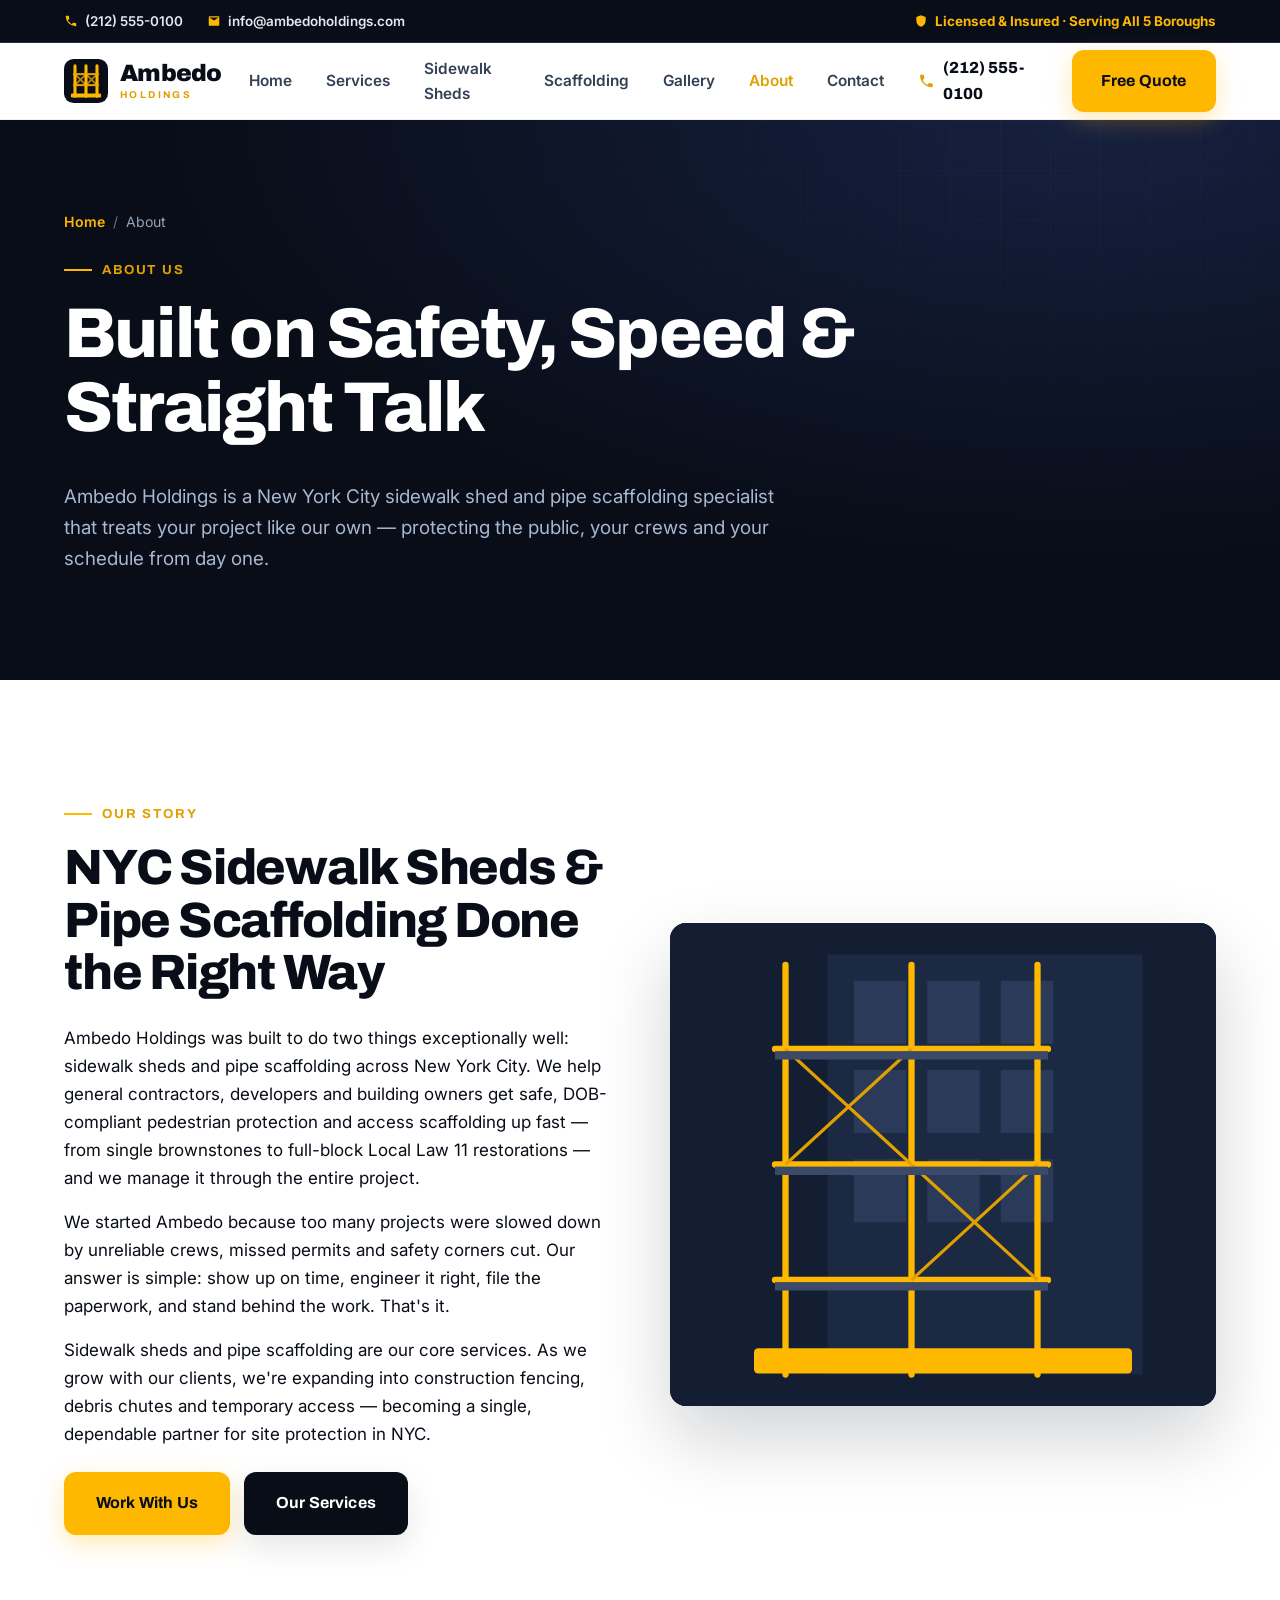
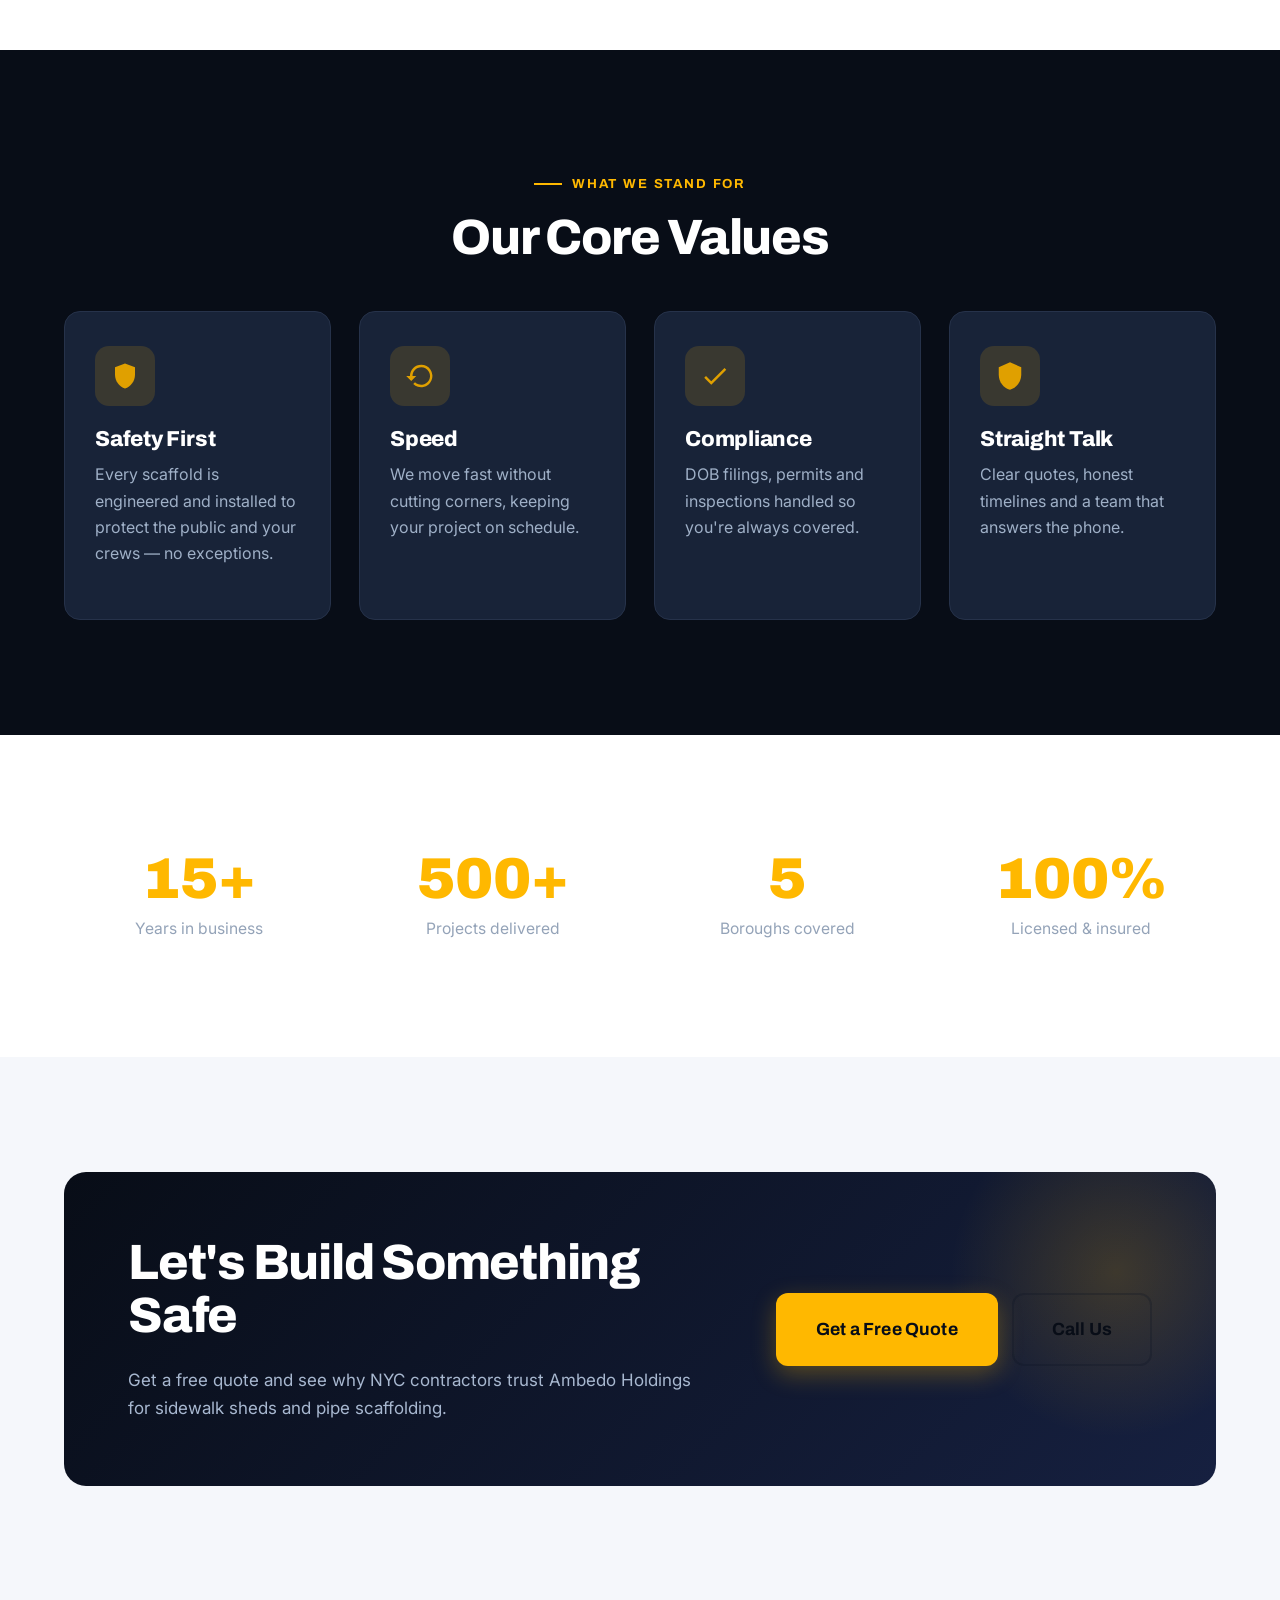
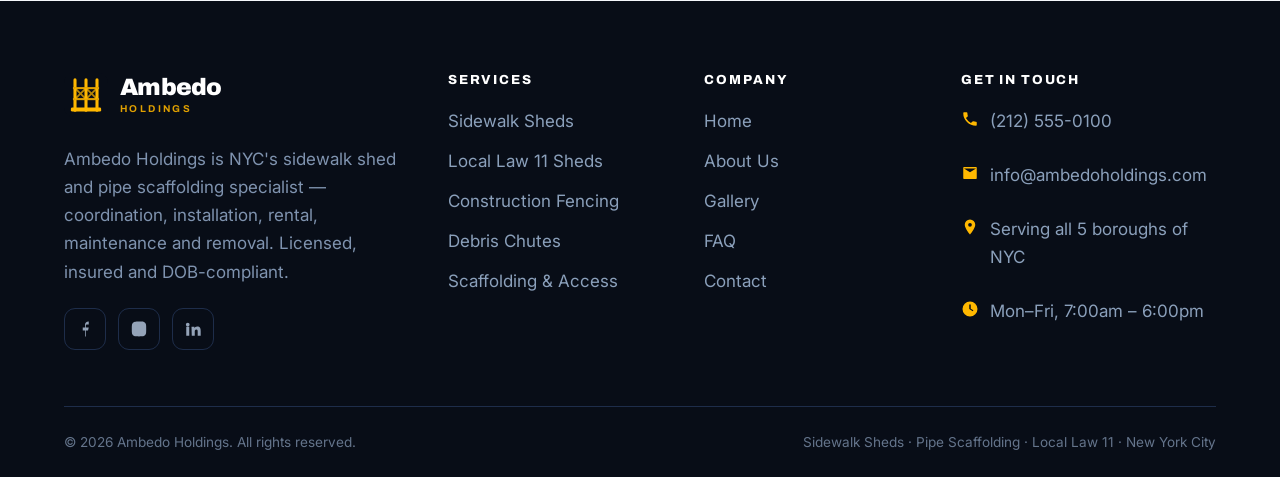
<file: about.html>
<!DOCTYPE html>
<html lang="en">
<head>
  <meta charset="utf-8">
  <meta name="viewport" content="width=device-width, initial-scale=1">
  <title>About Ambedo Holdings | NYC Sidewalk Sheds &amp; Pipe Scaffolding</title>
  <meta name="description" content="Ambedo Holdings is a licensed, insured NYC sidewalk shed and pipe scaffolding specialist — installation, rental, maintenance and removal for Local Law 11, construction, emergency and maintenance projects across all five boroughs. Learn our story.">
  <meta name="keywords" content="about Ambedo Holdings, NYC sidewalk shed company, NYC pipe scaffolding company, licensed sidewalk shed contractor, licensed scaffolding contractor, insured sidewalk shed installer, Local Law 11 sidewalk shed New York">
  <link rel="canonical" href="https://www.ambedoholdings.com/about.html">
  <meta name="robots" content="index, follow, max-image-preview:large">
  <meta name="theme-color" content="#0b1220">

  <meta property="og:type" content="website">
  <meta property="og:site_name" content="Ambedo Holdings">
  <meta property="og:title" content="About Ambedo Holdings | NYC Sidewalk Sheds &amp; Pipe Scaffolding">
  <meta property="og:description" content="15+ years of safe, DOB-compliant sidewalk sheds, pipe scaffolding and bridging across NYC. Licensed, insured, OSHA-trained.">
  <meta property="og:url" content="https://www.ambedoholdings.com/about.html">
  <meta property="og:image" content="https://www.ambedoholdings.com/images/og-image.svg">
  <meta name="twitter:card" content="summary_large_image">
  <meta name="twitter:title" content="About Ambedo Holdings | NYC">
  <meta name="twitter:description" content="15+ years of safe, DOB-compliant sidewalk sheds, pipe scaffolding and bridging across NYC.">
  <meta name="twitter:image" content="https://www.ambedoholdings.com/images/og-image.svg">

  <link rel="icon" href="/favicon.svg" type="image/svg+xml">
  <link rel="apple-touch-icon" href="/favicon.svg">
  <link rel="manifest" href="/site.webmanifest">
  <link rel="preconnect" href="https://fonts.googleapis.com">
  <link rel="preconnect" href="https://fonts.gstatic.com" crossorigin>
  <link href="https://fonts.googleapis.com/css2?family=Archivo:wght@600;700;800;900&family=Inter:wght@400;500;600;700&display=swap" rel="stylesheet">
  <link rel="stylesheet" href="/css/styles.css">

  <script type="application/ld+json">
  {
    "@context": "https://schema.org",
    "@type": "BreadcrumbList",
    "itemListElement": [
      { "@type": "ListItem", "position": 1, "name": "Home", "item": "https://www.ambedoholdings.com/" },
      { "@type": "ListItem", "position": 2, "name": "About", "item": "https://www.ambedoholdings.com/about.html" }
    ]
  }
  </script>
</head>
<body>
  <a class="skip-link" href="#main">Skip to content</a>

  <div class="topbar">
    <div class="container">
      <div class="topbar-left">
        <span><svg viewBox="0 0 24 24"><path d="M6.6 10.8a15.9 15.9 0 0 0 6.6 6.6l2.2-2.2a1 1 0 0 1 1-.25 11.4 11.4 0 0 0 3.6.58 1 1 0 0 1 1 1V20a1 1 0 0 1-1 1A17 17 0 0 1 3 4a1 1 0 0 1 1-1h3.5a1 1 0 0 1 1 1 11.4 11.4 0 0 0 .58 3.6 1 1 0 0 1-.25 1z"/></svg><a href="tel:+12125550100">(212) 555-0100</a></span>
        <span><svg viewBox="0 0 24 24"><path d="M4 4h16a1 1 0 0 1 1 1v14a1 1 0 0 1-1 1H4a1 1 0 0 1-1-1V5a1 1 0 0 1 1-1zm8 7 8-5H4z"/></svg><a href="mailto:info@ambedoholdings.com">info@ambedoholdings.com</a></span>
      </div>
      <span class="topbar-badge"><svg viewBox="0 0 24 24"><path d="M12 2 4 5v6c0 5 3.4 9.7 8 11 4.6-1.3 8-6 8-11V5z"/></svg>Licensed &amp; Insured · Serving All 5 Boroughs</span>
    </div>
  </div>

  <header class="site-header">
    <div class="container nav">
      <a class="brand" href="/" aria-label="Ambedo Holdings home">
        <img class="brand-mark" src="/favicon.svg" alt="" width="42" height="42">
        <span class="brand-text"><span class="brand-name">Ambedo</span><span class="brand-sub">Holdings</span></span>
      </a>
      <nav aria-label="Primary">
        <ul class="nav-links">
          <li><a href="/">Home</a></li>
          <li><a href="/services.html">Services</a></li>
          <li><a href="/sidewalk-sheds.html">Sidewalk Sheds</a></li>
          <li><a href="/scaffolding.html">Scaffolding</a></li>
          <li><a href="/gallery.html">Gallery</a></li>
          <li><a href="/about.html" class="active">About</a></li>
          <li><a href="/contact.html">Contact</a></li>
        </ul>
      </nav>
      <div class="nav-cta">
        <a class="nav-phone" href="tel:+12125550100"><svg viewBox="0 0 24 24"><path d="M6.6 10.8a15.9 15.9 0 0 0 6.6 6.6l2.2-2.2a1 1 0 0 1 1-.25 11.4 11.4 0 0 0 3.6.58 1 1 0 0 1 1 1V20a1 1 0 0 1-1 1A17 17 0 0 1 3 4a1 1 0 0 1 1-1h3.5a1 1 0 0 1 1 1 11.4 11.4 0 0 0 .58 3.6 1 1 0 0 1-.25 1z"/></svg>(212) 555-0100</a>
        <a class="btn" href="/contact.html">Free Quote</a>
      </div>
      <button class="nav-toggle" aria-label="Toggle menu" aria-expanded="false"><span></span></button>
    </div>
  </header>

  <main id="main">
    <section class="page-hero">
      <div class="container">
        <div class="crumbs"><a href="/">Home</a><span>/</span>About</div>
        <span class="eyebrow">About Us</span>
        <h1>Built on Safety, Speed &amp; Straight Talk</h1>
        <p>Ambedo Holdings is a New York City sidewalk shed and pipe scaffolding specialist that treats your project like our own — protecting the public, your crews and your schedule from day one.</p>
      </div>
    </section>

    <section class="section">
      <div class="container split">
        <div class="split-copy reveal">
          <span class="eyebrow">Our Story</span>
          <h2>NYC Sidewalk Sheds &amp; Pipe Scaffolding Done the Right Way</h2>
          <p>Ambedo Holdings was built to do two things exceptionally well: sidewalk sheds and pipe scaffolding across New York City. We help general contractors, developers and building owners get safe, DOB-compliant pedestrian protection and access scaffolding up fast — from single brownstones to full-block Local Law 11 restorations — and we manage it through the entire project.</p>
          <p>We started Ambedo because too many projects were slowed down by unreliable crews, missed permits and safety corners cut. Our answer is simple: show up on time, engineer it right, file the paperwork, and stand behind the work. That's it.</p>
          <p>Sidewalk sheds and pipe scaffolding are our core services. As we grow with our clients, we're expanding into construction fencing, debris chutes and temporary access — becoming a single, dependable partner for site protection in NYC.</p>
          <div class="btn-row" style="margin-top:24px">
            <a class="btn" href="/contact.html">Work With Us</a>
            <a class="btn btn--dark" href="/services.html">Our Services</a>
          </div>
        </div>
        <div class="split-media reveal">
          <div class="media-panel">
            <svg viewBox="0 0 520 460" xmlns="http://www.w3.org/2000/svg" aria-hidden="true">
              <rect width="520" height="460" fill="#131e33"/>
              <rect x="150" y="30" width="300" height="400" fill="#1c2942"/>
              <g fill="#2b3a58"><rect x="175" y="55" width="50" height="60"/><rect x="245" y="55" width="50" height="60"/><rect x="315" y="55" width="50" height="60"/><rect x="175" y="140" width="50" height="60"/><rect x="245" y="140" width="50" height="60"/><rect x="315" y="140" width="50" height="60"/><rect x="175" y="225" width="50" height="60"/><rect x="245" y="225" width="50" height="60"/><rect x="315" y="225" width="50" height="60"/></g>
              <g stroke="#ffb800" stroke-width="6" stroke-linecap="round"><line x1="110" y1="40" x2="110" y2="430"/><line x1="230" y1="40" x2="230" y2="430"/><line x1="350" y1="40" x2="350" y2="430"/><line x1="100" y1="120" x2="360" y2="120"/><line x1="100" y1="230" x2="360" y2="230"/><line x1="100" y1="340" x2="360" y2="340"/></g>
              <g stroke="#e0a000" stroke-width="3"><line x1="110" y1="120" x2="230" y2="230"/><line x1="230" y1="120" x2="110" y2="230"/><line x1="230" y1="230" x2="350" y2="340"/><line x1="350" y1="230" x2="230" y2="340"/></g>
              <g fill="#3a4a68"><rect x="100" y="122" width="260" height="8"/><rect x="100" y="232" width="260" height="8"/><rect x="100" y="342" width="260" height="8"/></g>
              <rect x="80" y="405" width="360" height="24" rx="4" fill="#ffb800"/>
            </svg>
          </div>
        </div>
      </div>
    </section>

    <section class="section section--ink">
      <div class="container">
        <div class="section-head center reveal">
          <span class="eyebrow">What We Stand For</span>
          <h2>Our Core Values</h2>
        </div>
        <div class="grid grid-4">
          <div class="card reveal" style="background:#182338;border-color:#26324a">
            <div class="card-icon" style="background:rgba(255,184,0,0.14)"><svg viewBox="0 0 24 24"><path d="M12 2 4 5v6c0 5 3.4 9.7 8 11 4.6-1.3 8-6 8-11V5z"/></svg></div>
            <h3 style="color:#fff">Safety First</h3><p style="color:#9fb0c7" class="mb-0">Every scaffold is engineered and installed to protect the public and your crews — no exceptions.</p>
          </div>
          <div class="card reveal" style="background:#182338;border-color:#26324a">
            <div class="card-icon" style="background:rgba(255,184,0,0.14)"><svg viewBox="0 0 24 24"><path d="M13 3a9 9 0 0 0-9 9H1l4 4 4-4H6a7 7 0 1 1 2 4.9l-1.4 1.5A9 9 0 1 0 13 3z"/></svg></div>
            <h3 style="color:#fff">Speed</h3><p style="color:#9fb0c7" class="mb-0">We move fast without cutting corners, keeping your project on schedule.</p>
          </div>
          <div class="card reveal" style="background:#182338;border-color:#26324a">
            <div class="card-icon" style="background:rgba(255,184,0,0.14)"><svg viewBox="0 0 24 24"><path d="M9 16.2 4.8 12l-1.4 1.4L9 19 21 7l-1.4-1.4z"/></svg></div>
            <h3 style="color:#fff">Compliance</h3><p style="color:#9fb0c7" class="mb-0">DOB filings, permits and inspections handled so you're always covered.</p>
          </div>
          <div class="card reveal" style="background:#182338;border-color:#26324a">
            <div class="card-icon" style="background:rgba(255,184,0,0.14)"><svg viewBox="0 0 24 24"><path d="M12 1 3 5v6c0 5.6 3.8 10.7 9 12 5.2-1.3 9-6.4 9-12V5z"/></svg></div>
            <h3 style="color:#fff">Straight Talk</h3><p style="color:#9fb0c7" class="mb-0">Clear quotes, honest timelines and a team that answers the phone.</p>
          </div>
        </div>
      </div>
    </section>

    <section class="section">
      <div class="container">
        <div class="stats-band reveal">
          <div class="stat-big"><strong>15+</strong><span>Years in business</span></div>
          <div class="stat-big"><strong>500+</strong><span>Projects delivered</span></div>
          <div class="stat-big"><strong>5</strong><span>Boroughs covered</span></div>
          <div class="stat-big"><strong>100%</strong><span>Licensed &amp; insured</span></div>
        </div>
      </div>
    </section>

    <section class="section section--mist">
      <div class="container">
        <div class="cta-band reveal">
          <div>
            <h2>Let's Build Something Safe</h2>
            <p>Get a free quote and see why NYC contractors trust Ambedo Holdings for sidewalk sheds and pipe scaffolding.</p>
          </div>
          <div class="btn-row">
            <a class="btn btn--lg" href="/contact.html">Get a Free Quote</a>
            <a class="btn btn--ghost btn--lg" href="tel:+12125550100" style="border-color:rgba(11,18,32,0.25);color:var(--ink)">Call Us</a>
          </div>
        </div>
      </div>
    </section>
  </main>

  <footer class="site-footer">
    <div class="container">
      <div class="footer-grid">
        <div class="footer-brand">
          <a class="brand" href="/" aria-label="Ambedo Holdings home">
            <img class="brand-mark" src="/favicon.svg" alt="" width="42" height="42">
            <span class="brand-text"><span class="brand-name">Ambedo</span><span class="brand-sub">Holdings</span></span>
          </a>
          <p>Ambedo Holdings is NYC's sidewalk shed and pipe scaffolding specialist — coordination, installation, rental, maintenance and removal. Licensed, insured and DOB-compliant.</p>
          <div class="social">
            <a href="#" aria-label="Facebook"><svg viewBox="0 0 24 24"><path d="M13 22v-8h3l1-4h-4V8c0-1.1.3-2 2-2h2V2.1C18.7 2 17.5 2 16.5 2 13.9 2 12 3.6 12 6.7V10H9v4h3v8z"/></svg></a>
            <a href="#" aria-label="Instagram"><svg viewBox="0 0 24 24"><path d="M12 2c2.7 0 3 0 4.1.1 1 0 1.7.2 2.3.4.6.3 1.1.6 1.6 1.1s.8 1 1.1 1.6c.2.6.4 1.3.4 2.3C21.6 8.7 21.6 9 21.6 12s0 3.3-.1 4.4c0 1-.2 1.7-.4 2.3a4.6 4.6 0 0 1-2.7 2.7c-.6.2-1.3.4-2.3.4-1.1.1-1.4.1-4.1.1s-3-.1-4.1-.1c-1 0-1.7-.2-2.3-.4a4.6 4.6 0 0 1-2.7-2.7c-.2-.6-.4-1.3-.4-2.3C2.4 15.3 2.4 15 2.4 12s0-3.3.1-4.4c0-1 .2-1.7.4-2.3A4.6 4.6 0 0 1 5.6 2.6c.6-.2 1.3-.4 2.3-.4C9 2 9.3 2 12 2z"/></svg></a>
            <a href="#" aria-label="LinkedIn"><svg viewBox="0 0 24 24"><path d="M4.98 3.5a2.5 2.5 0 1 1 0 5 2.5 2.5 0 0 1 0-5zM3 9h4v12H3zM10 9h3.8v1.7h.05c.53-1 1.8-2 3.7-2 4 0 4.7 2.6 4.7 6V21h-4v-5.3c0-1.3 0-3-1.8-3s-2.1 1.4-2.1 2.9V21h-4z"/></svg></a>
          </div>
        </div>
        <div class="footer-col">
          <h4>Services</h4>
          <ul>
            <li><a href="/sidewalk-sheds.html">Sidewalk Sheds</a></li>
            <li><a href="/sidewalk-sheds.html#who-we-serve">Local Law 11 Sheds</a></li>
            <li><a href="/services.html#expanding">Construction Fencing</a></li>
            <li><a href="/services.html#expanding">Debris Chutes</a></li>
            <li><a href="/scaffolding.html">Scaffolding &amp; Access</a></li>
          </ul>
        </div>
        <div class="footer-col">
          <h4>Company</h4>
          <ul>
            <li><a href="/">Home</a></li>
            <li><a href="/about.html">About Us</a></li>
            <li><a href="/gallery.html">Gallery</a></li>
            <li><a href="/faq.html">FAQ</a></li>
            <li><a href="/contact.html">Contact</a></li>
          </ul>
        </div>
        <div class="footer-col">
          <h4>Get in Touch</h4>
          <ul class="footer-contact">
            <li><svg viewBox="0 0 24 24"><path d="M6.6 10.8a15.9 15.9 0 0 0 6.6 6.6l2.2-2.2a1 1 0 0 1 1-.25 11.4 11.4 0 0 0 3.6.58 1 1 0 0 1 1 1V20a1 1 0 0 1-1 1A17 17 0 0 1 3 4a1 1 0 0 1 1-1h3.5a1 1 0 0 1 1 1 11.4 11.4 0 0 0 .58 3.6 1 1 0 0 1-.25 1z"/></svg><a href="tel:+12125550100">(212) 555-0100</a></li>
            <li><svg viewBox="0 0 24 24"><path d="M4 4h16a1 1 0 0 1 1 1v14a1 1 0 0 1-1 1H4a1 1 0 0 1-1-1V5a1 1 0 0 1 1-1zm8 7 8-5H4z"/></svg><a href="mailto:info@ambedoholdings.com">info@ambedoholdings.com</a></li>
            <li><svg viewBox="0 0 24 24"><path d="M12 2a7 7 0 0 0-7 7c0 5 7 13 7 13s7-8 7-13a7 7 0 0 0-7-7zm0 9.5A2.5 2.5 0 1 1 12 6.5a2.5 2.5 0 0 1 0 5z"/></svg><span>Serving all 5 boroughs of NYC</span></li>
            <li><svg viewBox="0 0 24 24"><path d="M11.99 2a10 10 0 1 0 0 20 10 10 0 0 0 0-20zM13 11.6l3.5 2-.8 1.3L11 12V6h2z"/></svg><span>Mon–Fri, 7:00am – 6:00pm</span></li>
          </ul>
        </div>
      </div>
      <div class="footer-bottom">
        <span>© <span id="year">2026</span> Ambedo Holdings. All rights reserved.</span>
        <span>Sidewalk Sheds · Pipe Scaffolding · Local Law 11 · New York City</span>
      </div>
    </div>
  </footer>

  <script src="/js/main.js" defer></script>
</body>
</html>
</file>
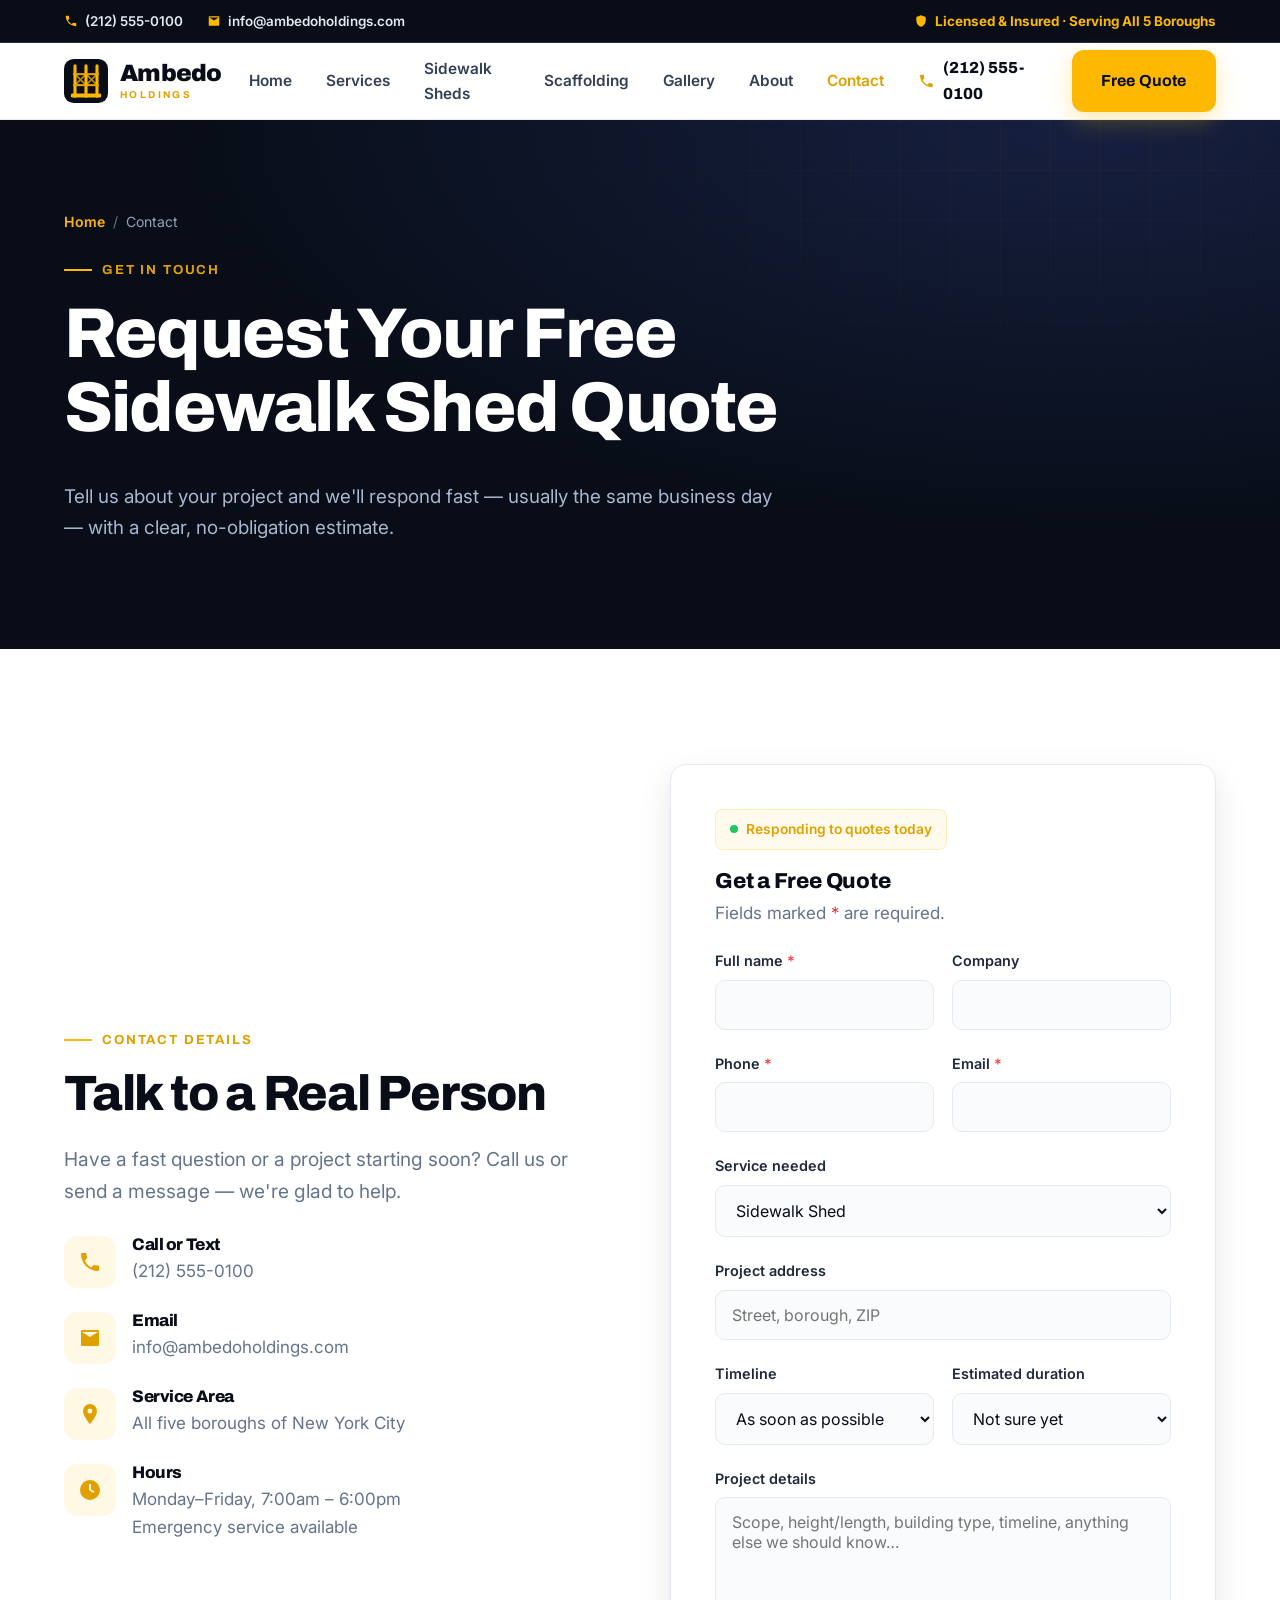
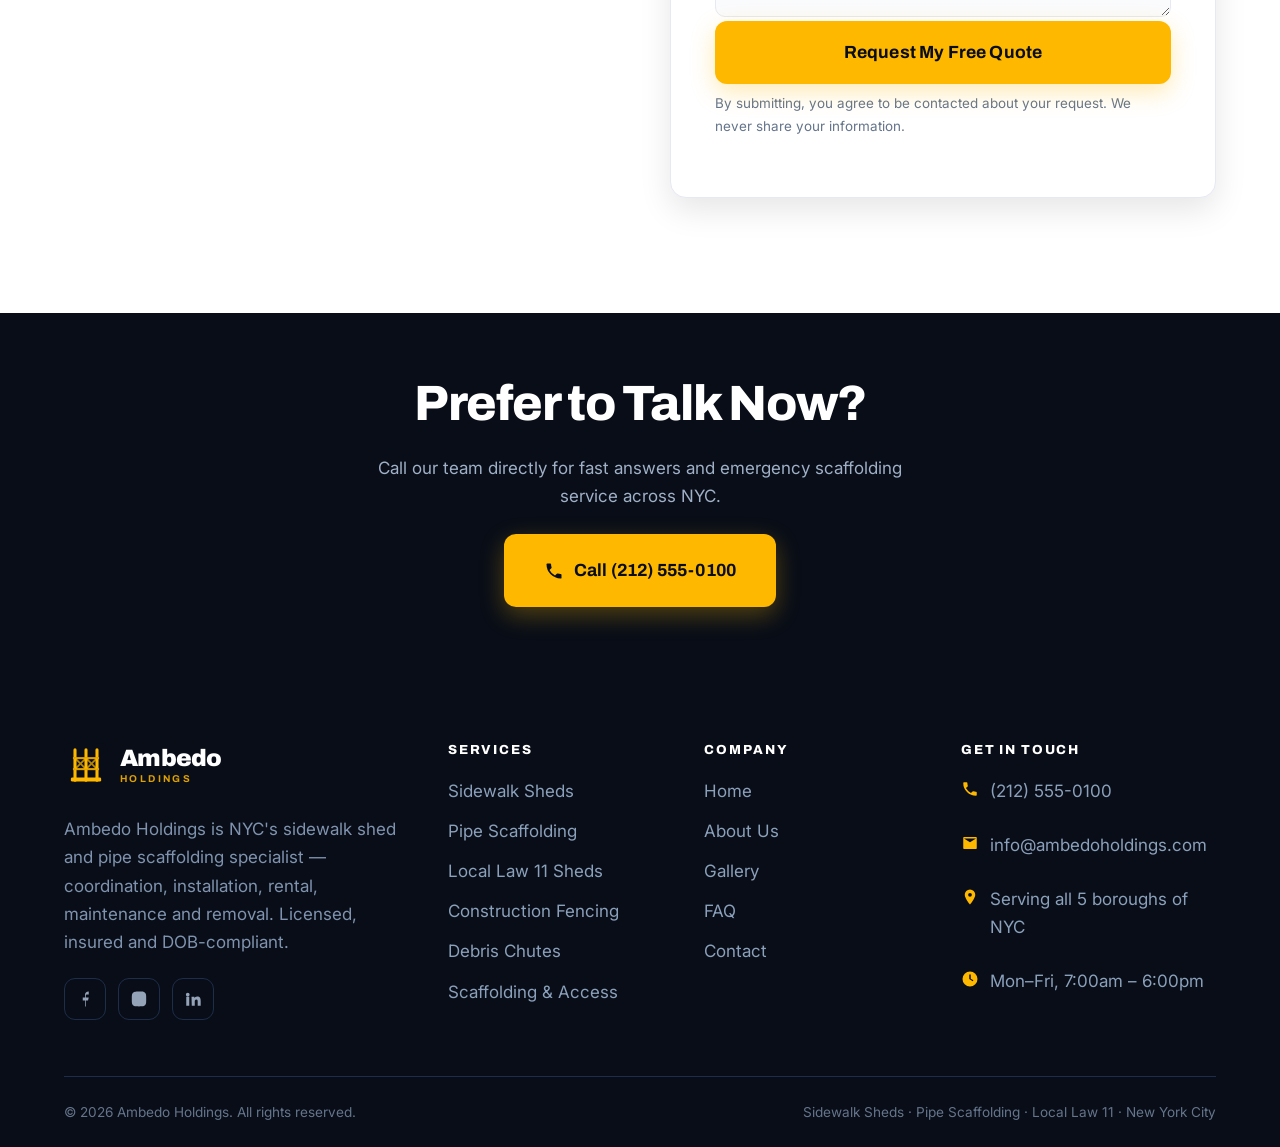
<file: contact.html>
<!DOCTYPE html>
<html lang="en">
<head>
  <meta charset="utf-8">
  <meta name="viewport" content="width=device-width, initial-scale=1">
  <title>Contact Ambedo Holdings NYC | Get a Free Quote Today</title>
  <meta name="description" content="Contact Ambedo Holdings for a free, no-obligation quote on sidewalk sheds and pipe scaffolding in NYC — installation, rental, maintenance and removal. Call (212) 555-0100 or request a quote online — fast, same-day responses.">
  <meta name="keywords" content="contact sidewalk shed company NYC, free sidewalk shed quote, sidewalk shed rental quote, request sidewalk shed estimate New York, sidewalk shed near me">
  <link rel="canonical" href="https://www.ambedoholdings.com/contact.html">
  <meta name="robots" content="index, follow, max-image-preview:large">
  <meta name="theme-color" content="#0b1220">

  <meta property="og:type" content="website">
  <meta property="og:site_name" content="Ambedo Holdings">
  <meta property="og:title" content="Contact Ambedo Holdings NYC | Get a Free Quote">
  <meta property="og:description" content="Request a free quote on sidewalk sheds and pipe scaffolding in NYC — install, rental, maintenance &amp; removal. Fast, same-day responses.">
  <meta property="og:url" content="https://www.ambedoholdings.com/contact.html">
  <meta property="og:image" content="https://www.ambedoholdings.com/images/og-image.svg">
  <meta name="twitter:card" content="summary_large_image">
  <meta name="twitter:title" content="Contact Ambedo Holdings NYC">
  <meta name="twitter:description" content="Request a free quote on sidewalk sheds and pipe scaffolding in NYC — install, rental, maintenance &amp; removal.">
  <meta name="twitter:image" content="https://www.ambedoholdings.com/images/og-image.svg">

  <link rel="icon" href="/favicon.svg" type="image/svg+xml">
  <link rel="apple-touch-icon" href="/favicon.svg">
  <link rel="manifest" href="/site.webmanifest">
  <link rel="preconnect" href="https://fonts.googleapis.com">
  <link rel="preconnect" href="https://fonts.gstatic.com" crossorigin>
  <link href="https://fonts.googleapis.com/css2?family=Archivo:wght@600;700;800;900&family=Inter:wght@400;500;600;700&display=swap" rel="stylesheet">
  <link rel="stylesheet" href="/css/styles.css">

  <script type="application/ld+json">
  {
    "@context": "https://schema.org",
    "@type": "ContactPage",
    "name": "Contact Ambedo Holdings",
    "url": "https://www.ambedoholdings.com/contact.html",
    "mainEntity": {
      "@type": "GeneralContractor",
      "name": "Ambedo Holdings",
      "telephone": "+1-212-555-0100",
      "email": "info@ambedoholdings.com",
      "areaServed": "New York City"
    }
  }
  </script>
</head>
<body>
  <a class="skip-link" href="#main">Skip to content</a>

  <div class="topbar">
    <div class="container">
      <div class="topbar-left">
        <span><svg viewBox="0 0 24 24"><path d="M6.6 10.8a15.9 15.9 0 0 0 6.6 6.6l2.2-2.2a1 1 0 0 1 1-.25 11.4 11.4 0 0 0 3.6.58 1 1 0 0 1 1 1V20a1 1 0 0 1-1 1A17 17 0 0 1 3 4a1 1 0 0 1 1-1h3.5a1 1 0 0 1 1 1 11.4 11.4 0 0 0 .58 3.6 1 1 0 0 1-.25 1z"/></svg><a href="tel:+12125550100">(212) 555-0100</a></span>
        <span><svg viewBox="0 0 24 24"><path d="M4 4h16a1 1 0 0 1 1 1v14a1 1 0 0 1-1 1H4a1 1 0 0 1-1-1V5a1 1 0 0 1 1-1zm8 7 8-5H4z"/></svg><a href="mailto:info@ambedoholdings.com">info@ambedoholdings.com</a></span>
      </div>
      <span class="topbar-badge"><svg viewBox="0 0 24 24"><path d="M12 2 4 5v6c0 5 3.4 9.7 8 11 4.6-1.3 8-6 8-11V5z"/></svg>Licensed &amp; Insured · Serving All 5 Boroughs</span>
    </div>
  </div>

  <header class="site-header">
    <div class="container nav">
      <a class="brand" href="/" aria-label="Ambedo Holdings home">
        <img class="brand-mark" src="/favicon.svg" alt="" width="42" height="42">
        <span class="brand-text"><span class="brand-name">Ambedo</span><span class="brand-sub">Holdings</span></span>
      </a>
      <nav aria-label="Primary">
        <ul class="nav-links">
          <li><a href="/">Home</a></li>
          <li><a href="/services.html">Services</a></li>
          <li><a href="/sidewalk-sheds.html">Sidewalk Sheds</a></li>
          <li><a href="/scaffolding.html">Scaffolding</a></li>
          <li><a href="/gallery.html">Gallery</a></li>
          <li><a href="/about.html">About</a></li>
          <li><a href="/contact.html" class="active">Contact</a></li>
        </ul>
      </nav>
      <div class="nav-cta">
        <a class="nav-phone" href="tel:+12125550100"><svg viewBox="0 0 24 24"><path d="M6.6 10.8a15.9 15.9 0 0 0 6.6 6.6l2.2-2.2a1 1 0 0 1 1-.25 11.4 11.4 0 0 0 3.6.58 1 1 0 0 1 1 1V20a1 1 0 0 1-1 1A17 17 0 0 1 3 4a1 1 0 0 1 1-1h3.5a1 1 0 0 1 1 1 11.4 11.4 0 0 0 .58 3.6 1 1 0 0 1-.25 1z"/></svg>(212) 555-0100</a>
        <a class="btn" href="#quote-form">Free Quote</a>
      </div>
      <button class="nav-toggle" aria-label="Toggle menu" aria-expanded="false"><span></span></button>
    </div>
  </header>

  <main id="main">
    <section class="page-hero">
      <div class="container">
        <div class="crumbs"><a href="/">Home</a><span>/</span>Contact</div>
        <span class="eyebrow">Get In Touch</span>
        <h1>Request Your Free Sidewalk Shed Quote</h1>
        <p>Tell us about your project and we'll respond fast — usually the same business day — with a clear, no-obligation estimate.</p>
      </div>
    </section>

    <section class="section">
      <div class="container split">
        <!-- Contact info -->
        <div class="split-copy reveal">
          <span class="eyebrow">Contact Details</span>
          <h2>Talk to a Real Person</h2>
          <p class="lead">Have a fast question or a project starting soon? Call us or send a message — we're glad to help.</p>
          <ul class="info-list" style="margin-top:28px">
            <li>
              <span class="info-ic"><svg viewBox="0 0 24 24"><path d="M6.6 10.8a15.9 15.9 0 0 0 6.6 6.6l2.2-2.2a1 1 0 0 1 1-.25 11.4 11.4 0 0 0 3.6.58 1 1 0 0 1 1 1V20a1 1 0 0 1-1 1A17 17 0 0 1 3 4a1 1 0 0 1 1-1h3.5a1 1 0 0 1 1 1 11.4 11.4 0 0 0 .58 3.6 1 1 0 0 1-.25 1z"/></svg></span>
              <div><h4>Call or Text</h4><a href="tel:+12125550100">(212) 555-0100</a></div>
            </li>
            <li>
              <span class="info-ic"><svg viewBox="0 0 24 24"><path d="M4 4h16a1 1 0 0 1 1 1v14a1 1 0 0 1-1 1H4a1 1 0 0 1-1-1V5a1 1 0 0 1 1-1zm8 7 8-5H4z"/></svg></span>
              <div><h4>Email</h4><a href="mailto:info@ambedoholdings.com">info@ambedoholdings.com</a></div>
            </li>
            <li>
              <span class="info-ic"><svg viewBox="0 0 24 24"><path d="M12 2a7 7 0 0 0-7 7c0 5 7 13 7 13s7-8 7-13a7 7 0 0 0-7-7zm0 9.5A2.5 2.5 0 1 1 12 6.5a2.5 2.5 0 0 1 0 5z"/></svg></span>
              <div><h4>Service Area</h4><p>All five boroughs of New York City</p></div>
            </li>
            <li>
              <span class="info-ic"><svg viewBox="0 0 24 24"><path d="M11.99 2a10 10 0 1 0 0 20 10 10 0 0 0 0-20zM13 11.6l3.5 2-.8 1.3L11 12V6h2z"/></svg></span>
              <div><h4>Hours</h4><p>Monday–Friday, 7:00am – 6:00pm<br>Emergency service available</p></div>
            </li>
          </ul>
        </div>

        <!-- Quote form -->
        <div class="split-media reveal" id="quote-form">
          <div class="form-wrap">
            <div class="form-urgency"><span class="dot"></span>Responding to quotes today</div>
            <h3 style="margin-bottom:6px">Get a Free Quote</h3>
            <p style="color:var(--slate);margin-bottom:22px">Fields marked <span style="color:#d64545">*</span> are required.</p>
            <!-- Netlify Forms: submissions appear in your Netlify dashboard (Forms tab) -->
            <form name="quote" method="POST" data-netlify="true" netlify-honeypot="bot-field" action="/thank-you.html">
              <input type="hidden" name="form-name" value="quote">
              <p class="hp"><label>Don't fill this out if you're human: <input name="bot-field"></label></p>
              <div class="form-grid">
                <div class="field">
                  <label for="name">Full name <span class="req">*</span></label>
                  <input id="name" name="name" type="text" autocomplete="name" required>
                </div>
                <div class="field">
                  <label for="company">Company</label>
                  <input id="company" name="company" type="text" autocomplete="organization">
                </div>
                <div class="field">
                  <label for="phone">Phone <span class="req">*</span></label>
                  <input id="phone" name="phone" type="tel" autocomplete="tel" required>
                </div>
                <div class="field">
                  <label for="email">Email <span class="req">*</span></label>
                  <input id="email" name="email" type="email" autocomplete="email" required>
                </div>
                <div class="field full">
                  <label for="service">Service needed</label>
                  <select id="service" name="service">
                    <option value="Sidewalk Shed">Sidewalk Shed</option>
                    <option value="Pipe Scaffolding">Pipe Scaffolding</option>
                    <option value="Scaffolding Rental">Scaffolding Rental</option>
                    <option value="Local Law 11 Shed">Local Law 11 / FISP Shed</option>
                    <option value="Emergency Protection">Emergency Building Protection</option>
                    <option value="Shed Rental / Maintenance">Shed Rental / Maintenance</option>
                    <option value="Construction Fencing">Construction Fencing (coming soon)</option>
                    <option value="Debris Chutes">Debris Chutes (coming soon)</option>
                    <option value="Scaffolding">Scaffolding &amp; Access (coming soon)</option>
                    <option value="Other">Other / Not sure</option>
                  </select>
                </div>
                <div class="field full">
                  <label for="address">Project address</label>
                  <input id="address" name="address" type="text" autocomplete="street-address" placeholder="Street, borough, ZIP">
                </div>
                <div class="field">
                  <label for="timeline">Timeline</label>
                  <select id="timeline" name="timeline">
                    <option value="ASAP">As soon as possible</option>
                    <option value="1-2 weeks">Within 1–2 weeks</option>
                    <option value="This month">This month</option>
                    <option value="Just planning">Just planning / budgeting</option>
                  </select>
                </div>
                <div class="field">
                  <label for="duration">Estimated duration</label>
                  <select id="duration" name="duration">
                    <option value="Unsure">Not sure yet</option>
                    <option value="Under 1 month">Under 1 month</option>
                    <option value="1-6 months">1–6 months</option>
                    <option value="6-12 months">6–12 months</option>
                    <option value="12+ months">12+ months</option>
                  </select>
                </div>
                <div class="field full">
                  <label for="message">Project details</label>
                  <textarea id="message" name="message" placeholder="Scope, height/length, building type, timeline, anything else we should know…"></textarea>
                </div>
              </div>
              <button class="btn btn--lg btn--block" type="submit">Request My Free Quote</button>
              <p class="form-note">By submitting, you agree to be contacted about your request. We never share your information.</p>
            </form>
          </div>
        </div>
      </div>
    </section>

    <section class="section section--ink section--tight">
      <div class="container" style="text-align:center">
        <h2 style="color:#fff">Prefer to Talk Now?</h2>
        <p style="color:#9fb0c7;max-width:52ch;margin:0 auto 24px">Call our team directly for fast answers and emergency scaffolding service across NYC.</p>
        <a class="btn btn--lg" href="tel:+12125550100"><svg viewBox="0 0 24 24" style="width:20px;height:20px;fill:currentColor"><path d="M6.6 10.8a15.9 15.9 0 0 0 6.6 6.6l2.2-2.2a1 1 0 0 1 1-.25 11.4 11.4 0 0 0 3.6.58 1 1 0 0 1 1 1V20a1 1 0 0 1-1 1A17 17 0 0 1 3 4a1 1 0 0 1 1-1h3.5a1 1 0 0 1 1 1 11.4 11.4 0 0 0 .58 3.6 1 1 0 0 1-.25 1z"/></svg>Call (212) 555-0100</a>
      </div>
    </section>
  </main>

  <footer class="site-footer">
    <div class="container">
      <div class="footer-grid">
        <div class="footer-brand">
          <a class="brand" href="/" aria-label="Ambedo Holdings home">
            <img class="brand-mark" src="/favicon.svg" alt="" width="42" height="42">
            <span class="brand-text"><span class="brand-name">Ambedo</span><span class="brand-sub">Holdings</span></span>
          </a>
          <p>Ambedo Holdings is NYC's sidewalk shed and pipe scaffolding specialist — coordination, installation, rental, maintenance and removal. Licensed, insured and DOB-compliant.</p>
          <div class="social">
            <a href="#" aria-label="Facebook"><svg viewBox="0 0 24 24"><path d="M13 22v-8h3l1-4h-4V8c0-1.1.3-2 2-2h2V2.1C18.7 2 17.5 2 16.5 2 13.9 2 12 3.6 12 6.7V10H9v4h3v8z"/></svg></a>
            <a href="#" aria-label="Instagram"><svg viewBox="0 0 24 24"><path d="M12 2c2.7 0 3 0 4.1.1 1 0 1.7.2 2.3.4.6.3 1.1.6 1.6 1.1s.8 1 1.1 1.6c.2.6.4 1.3.4 2.3C21.6 8.7 21.6 9 21.6 12s0 3.3-.1 4.4c0 1-.2 1.7-.4 2.3a4.6 4.6 0 0 1-2.7 2.7c-.6.2-1.3.4-2.3.4-1.1.1-1.4.1-4.1.1s-3-.1-4.1-.1c-1 0-1.7-.2-2.3-.4a4.6 4.6 0 0 1-2.7-2.7c-.2-.6-.4-1.3-.4-2.3C2.4 15.3 2.4 15 2.4 12s0-3.3.1-4.4c0-1 .2-1.7.4-2.3A4.6 4.6 0 0 1 5.6 2.6c.6-.2 1.3-.4 2.3-.4C9 2 9.3 2 12 2z"/></svg></a>
            <a href="#" aria-label="LinkedIn"><svg viewBox="0 0 24 24"><path d="M4.98 3.5a2.5 2.5 0 1 1 0 5 2.5 2.5 0 0 1 0-5zM3 9h4v12H3zM10 9h3.8v1.7h.05c.53-1 1.8-2 3.7-2 4 0 4.7 2.6 4.7 6V21h-4v-5.3c0-1.3 0-3-1.8-3s-2.1 1.4-2.1 2.9V21h-4z"/></svg></a>
          </div>
        </div>
        <div class="footer-col">
          <h4>Services</h4>
          <ul>
            <li><a href="/sidewalk-sheds.html">Sidewalk Sheds</a></li>
            <li><a href="/scaffolding.html">Pipe Scaffolding</a></li>
            <li><a href="/sidewalk-sheds.html#who-we-serve">Local Law 11 Sheds</a></li>
            <li><a href="/services.html#expanding">Construction Fencing</a></li>
            <li><a href="/services.html#expanding">Debris Chutes</a></li>
            <li><a href="/scaffolding.html">Scaffolding &amp; Access</a></li>
          </ul>
        </div>
        <div class="footer-col">
          <h4>Company</h4>
          <ul>
            <li><a href="/">Home</a></li>
            <li><a href="/about.html">About Us</a></li>
            <li><a href="/gallery.html">Gallery</a></li>
            <li><a href="/faq.html">FAQ</a></li>
            <li><a href="/contact.html">Contact</a></li>
          </ul>
        </div>
        <div class="footer-col">
          <h4>Get in Touch</h4>
          <ul class="footer-contact">
            <li><svg viewBox="0 0 24 24"><path d="M6.6 10.8a15.9 15.9 0 0 0 6.6 6.6l2.2-2.2a1 1 0 0 1 1-.25 11.4 11.4 0 0 0 3.6.58 1 1 0 0 1 1 1V20a1 1 0 0 1-1 1A17 17 0 0 1 3 4a1 1 0 0 1 1-1h3.5a1 1 0 0 1 1 1 11.4 11.4 0 0 0 .58 3.6 1 1 0 0 1-.25 1z"/></svg><a href="tel:+12125550100">(212) 555-0100</a></li>
            <li><svg viewBox="0 0 24 24"><path d="M4 4h16a1 1 0 0 1 1 1v14a1 1 0 0 1-1 1H4a1 1 0 0 1-1-1V5a1 1 0 0 1 1-1zm8 7 8-5H4z"/></svg><a href="mailto:info@ambedoholdings.com">info@ambedoholdings.com</a></li>
            <li><svg viewBox="0 0 24 24"><path d="M12 2a7 7 0 0 0-7 7c0 5 7 13 7 13s7-8 7-13a7 7 0 0 0-7-7zm0 9.5A2.5 2.5 0 1 1 12 6.5a2.5 2.5 0 0 1 0 5z"/></svg><span>Serving all 5 boroughs of NYC</span></li>
            <li><svg viewBox="0 0 24 24"><path d="M11.99 2a10 10 0 1 0 0 20 10 10 0 0 0 0-20zM13 11.6l3.5 2-.8 1.3L11 12V6h2z"/></svg><span>Mon–Fri, 7:00am – 6:00pm</span></li>
          </ul>
        </div>
      </div>
      <div class="footer-bottom">
        <span>© <span id="year">2026</span> Ambedo Holdings. All rights reserved.</span>
        <span>Sidewalk Sheds · Pipe Scaffolding · Local Law 11 · New York City</span>
      </div>
    </div>
  </footer>

  <script src="/js/main.js" defer></script>
</body>
</html>
</file>
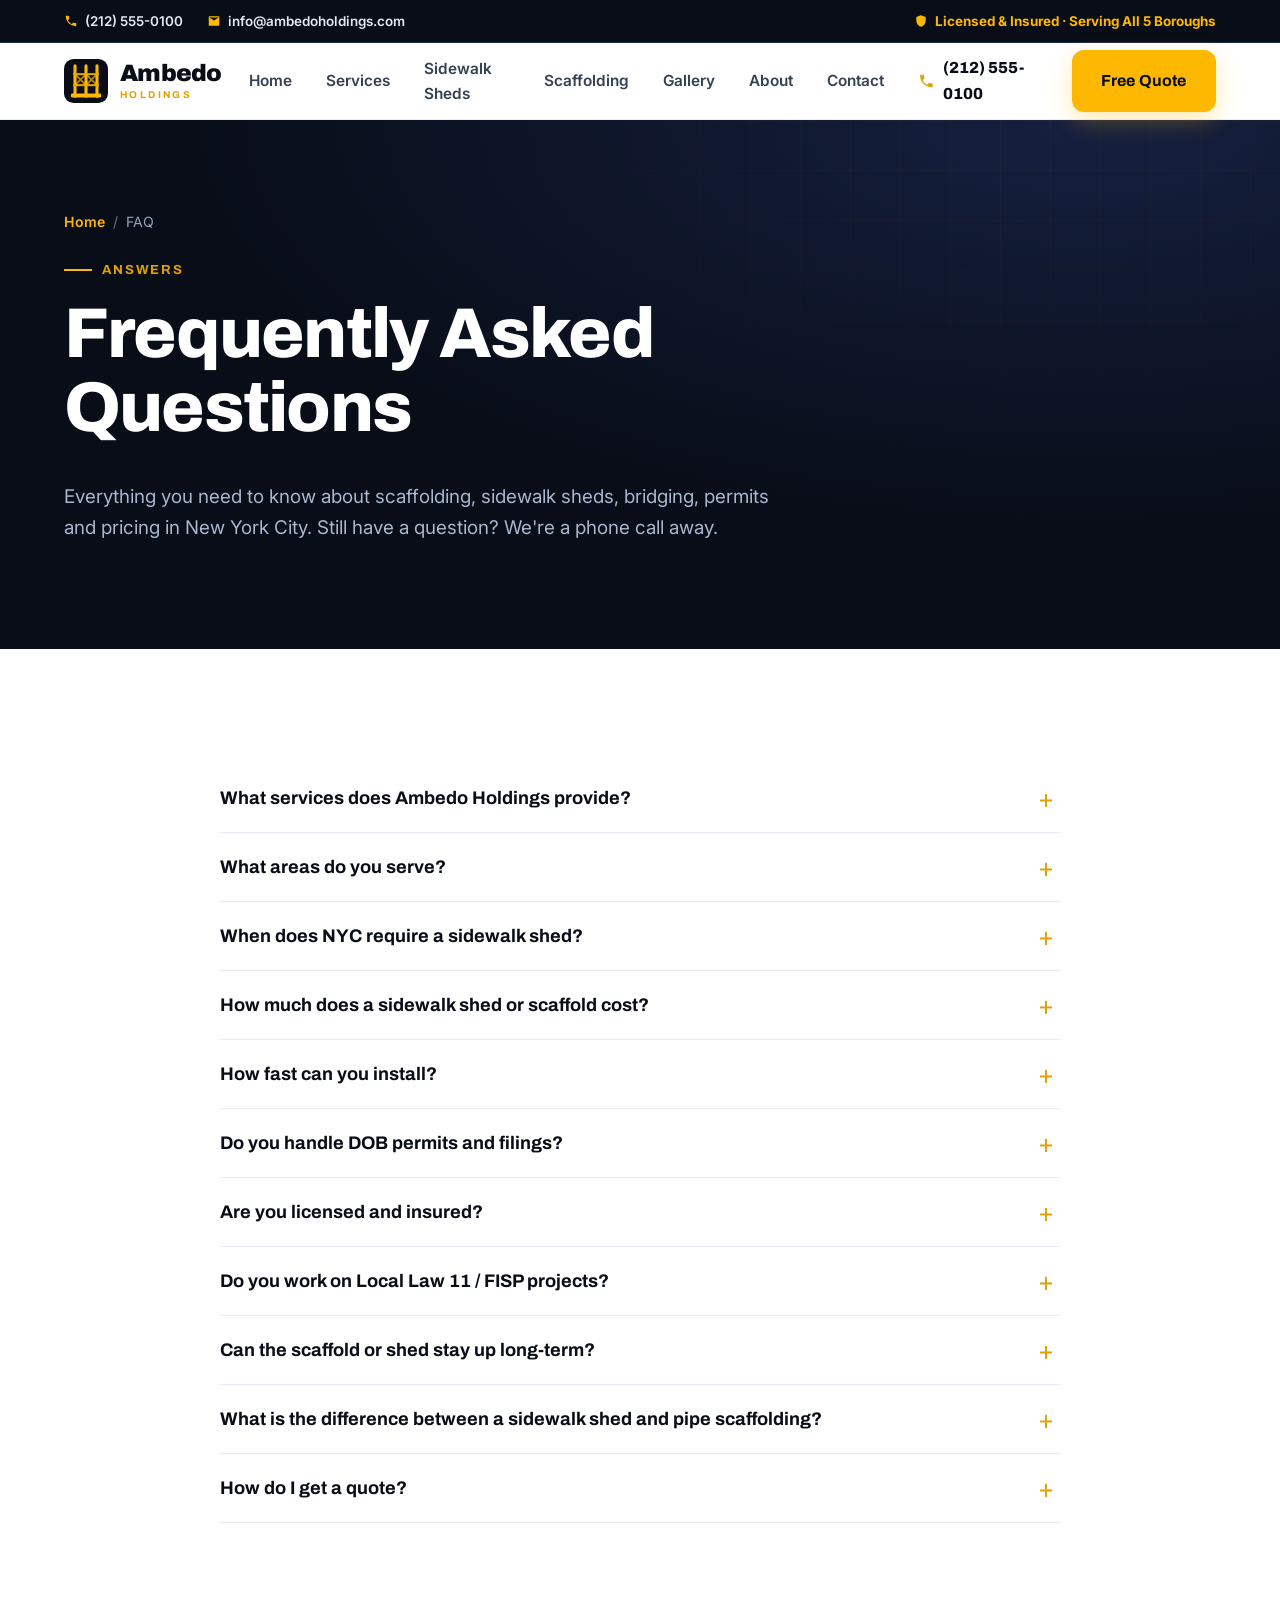
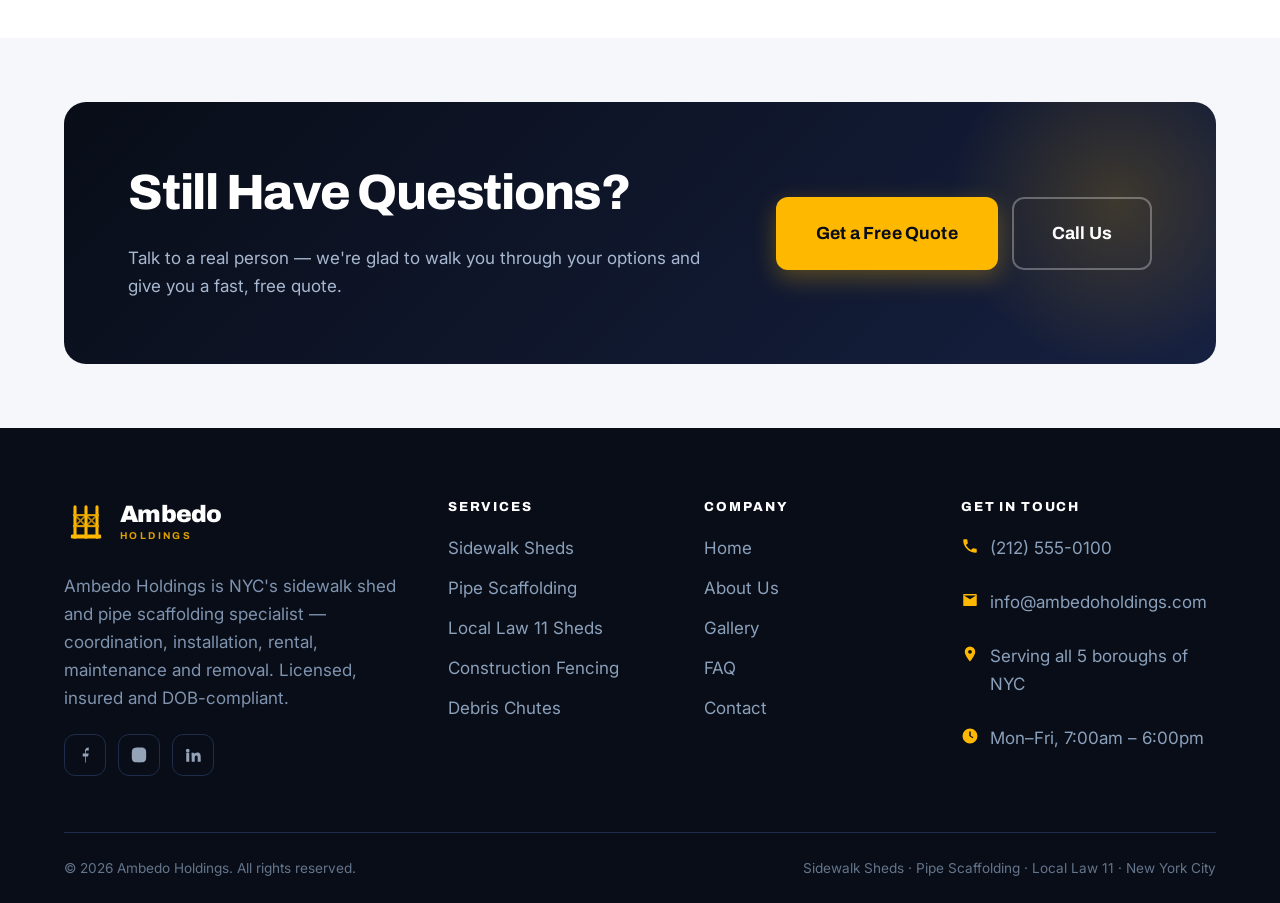
<file: faq.html>
<!DOCTYPE html>
<html lang="en">
<head>
  <meta charset="utf-8">
  <meta name="viewport" content="width=device-width, initial-scale=1">
  <title>Scaffolding &amp; Sidewalk Shed FAQ | NYC | Ambedo Holdings</title>
  <meta name="description" content="Answers to common questions about NYC scaffolding, sidewalk sheds, bridging, DOB permits, pricing, timelines and Local Law 11. Ambedo Holdings — licensed, insured. Get a free quote.">
  <meta name="keywords" content="scaffolding FAQ NYC, sidewalk shed questions, DOB permit scaffolding, how much does a sidewalk shed cost, Local Law 11 scaffolding, scaffolding requirements New York">
  <link rel="canonical" href="https://www.ambedoholdings.com/faq.html">
  <meta name="robots" content="index, follow, max-image-preview:large">
  <meta name="theme-color" content="#0b1220">

  <meta property="og:type" content="website">
  <meta property="og:site_name" content="Ambedo Holdings">
  <meta property="og:title" content="Scaffolding &amp; Sidewalk Shed FAQ | NYC | Ambedo Holdings">
  <meta property="og:description" content="Answers on NYC scaffolding, sidewalk sheds, bridging, DOB permits, pricing and timelines.">
  <meta property="og:url" content="https://www.ambedoholdings.com/faq.html">
  <meta property="og:image" content="https://www.ambedoholdings.com/images/og-image.svg">
  <meta name="twitter:card" content="summary_large_image">
  <meta name="twitter:title" content="Scaffolding &amp; Sidewalk Shed FAQ | Ambedo Holdings NYC">
  <meta name="twitter:description" content="Answers on NYC scaffolding, sidewalk sheds, bridging, DOB permits, pricing and timelines.">
  <meta name="twitter:image" content="https://www.ambedoholdings.com/images/og-image.svg">

  <link rel="icon" href="/favicon.svg" type="image/svg+xml">
  <link rel="apple-touch-icon" href="/favicon.svg">
  <link rel="manifest" href="/site.webmanifest">
  <link rel="preconnect" href="https://fonts.googleapis.com">
  <link rel="preconnect" href="https://fonts.gstatic.com" crossorigin>
  <link href="https://fonts.googleapis.com/css2?family=Archivo:wght@600;700;800;900&family=Inter:wght@400;500;600;700&display=swap" rel="stylesheet">
  <link rel="stylesheet" href="/css/styles.css">

  <script type="application/ld+json">
  {
    "@context": "https://schema.org",
    "@type": "BreadcrumbList",
    "itemListElement": [
      { "@type": "ListItem", "position": 1, "name": "Home", "item": "https://www.ambedoholdings.com/" },
      { "@type": "ListItem", "position": 2, "name": "FAQ", "item": "https://www.ambedoholdings.com/faq.html" }
    ]
  }
  </script>
  <script type="application/ld+json">
  {
    "@context": "https://schema.org",
    "@type": "FAQPage",
    "mainEntity": [
      { "@type": "Question", "name": "What services does Ambedo Holdings provide?", "acceptedAnswer": { "@type": "Answer", "text": "Ambedo Holdings specializes in sidewalk sheds (sidewalk bridging) and pipe scaffolding across New York City — coordination, installation, rental management, maintenance and removal for Local Law 11, construction, emergency protection and building maintenance projects. We are also expanding into construction site fencing, debris chutes and scaffolding and temporary access systems." } },
      { "@type": "Question", "name": "What areas do you serve?", "acceptedAnswer": { "@type": "Answer", "text": "We serve all five boroughs of New York City — Manhattan, Brooklyn, Queens, The Bronx and Staten Island — plus select surrounding areas. Contact us with your address to confirm." } },
      { "@type": "Question", "name": "When does NYC require a sidewalk shed?", "acceptedAnswer": { "@type": "Answer", "text": "NYC generally requires a sidewalk shed for construction, demolition or facade work on buildings over a certain height, or when a facade is deemed unsafe under Local Law 11/FISP. We help confirm the requirement for your project and file with the DOB." } },
      { "@type": "Question", "name": "How much does a sidewalk shed or scaffold cost?", "acceptedAnswer": { "@type": "Answer", "text": "Cost depends on length, height, duty rating, site conditions and how long the structure stays up. Ambedo Holdings provides free, itemized quotes with no hidden fees." } },
      { "@type": "Question", "name": "How fast can you install?", "acceptedAnswer": { "@type": "Answer", "text": "Most standard sidewalk sheds and supported scaffolds are surveyed, engineered and installed within 24 to 48 hours of approval. Larger or specialty systems are scheduled around your project timeline." } },
      { "@type": "Question", "name": "Do you handle DOB permits and filings?", "acceptedAnswer": { "@type": "Answer", "text": "Yes. We prepare the required engineering and file with the NYC Department of Buildings on your behalf so your project is fully permitted and compliant." } },
      { "@type": "Question", "name": "Are you licensed and insured?", "acceptedAnswer": { "@type": "Answer", "text": "Yes. Ambedo Holdings is fully licensed, bonded and insured. We issue certificates of insurance quickly for your general contractor and building owner." } },
      { "@type": "Question", "name": "Do you work on Local Law 11 / FISP projects?", "acceptedAnswer": { "@type": "Answer", "text": "Yes. We regularly provide sheds and access scaffolding for Local Law 11/FISP facade inspections and repair programs across the city." } },
      { "@type": "Question", "name": "Can the scaffold or shed stay up long-term?", "acceptedAnswer": { "@type": "Answer", "text": "Yes. We install for both short-term and long-term projects, and we inspect and maintain the structure for the duration so it stays safe and compliant." } },
      { "@type": "Question", "name": "What is the difference between a sidewalk shed and pipe scaffolding?", "acceptedAnswer": { "@type": "Answer", "text": "A sidewalk shed (also called sidewalk bridging) is a temporary overhead canopy installed at street level to protect pedestrians from falling debris. Pipe scaffolding is a system of metal tubes and platforms erected against a building facade to give workers safe access to upper floors for construction, repairs or inspections. Many projects need both — a sidewalk shed at ground level for public safety and pipe scaffolding above for worker access. Ambedo Holdings installs and manages both." } },
      { "@type": "Question", "name": "How do I get a quote?", "acceptedAnswer": { "@type": "Answer", "text": "Call us at (212) 555-0100 or fill out the quote form on our contact page with your address, scope and timeline. We respond quickly, usually the same business day." } }
    ]
  }
  </script>
</head>
<body>
  <a class="skip-link" href="#main">Skip to content</a>

  <div class="topbar">
    <div class="container">
      <div class="topbar-left">
        <span><svg viewBox="0 0 24 24"><path d="M6.6 10.8a15.9 15.9 0 0 0 6.6 6.6l2.2-2.2a1 1 0 0 1 1-.25 11.4 11.4 0 0 0 3.6.58 1 1 0 0 1 1 1V20a1 1 0 0 1-1 1A17 17 0 0 1 3 4a1 1 0 0 1 1-1h3.5a1 1 0 0 1 1 1 11.4 11.4 0 0 0 .58 3.6 1 1 0 0 1-.25 1z"/></svg><a href="tel:+12125550100">(212) 555-0100</a></span>
        <span><svg viewBox="0 0 24 24"><path d="M4 4h16a1 1 0 0 1 1 1v14a1 1 0 0 1-1 1H4a1 1 0 0 1-1-1V5a1 1 0 0 1 1-1zm8 7 8-5H4z"/></svg><a href="mailto:info@ambedoholdings.com">info@ambedoholdings.com</a></span>
      </div>
      <span class="topbar-badge"><svg viewBox="0 0 24 24"><path d="M12 2 4 5v6c0 5 3.4 9.7 8 11 4.6-1.3 8-6 8-11V5z"/></svg>Licensed &amp; Insured · Serving All 5 Boroughs</span>
    </div>
  </div>

  <header class="site-header">
    <div class="container nav">
      <a class="brand" href="/" aria-label="Ambedo Holdings home">
        <img class="brand-mark" src="/favicon.svg" alt="" width="42" height="42">
        <span class="brand-text"><span class="brand-name">Ambedo</span><span class="brand-sub">Holdings</span></span>
      </a>
      <nav aria-label="Primary">
        <ul class="nav-links">
          <li><a href="/">Home</a></li>
          <li><a href="/services.html">Services</a></li>
          <li><a href="/sidewalk-sheds.html">Sidewalk Sheds</a></li>
          <li><a href="/scaffolding.html">Scaffolding</a></li>
          <li><a href="/gallery.html">Gallery</a></li>
          <li><a href="/about.html">About</a></li>
          <li><a href="/contact.html">Contact</a></li>
        </ul>
      </nav>
      <div class="nav-cta">
        <a class="nav-phone" href="tel:+12125550100"><svg viewBox="0 0 24 24"><path d="M6.6 10.8a15.9 15.9 0 0 0 6.6 6.6l2.2-2.2a1 1 0 0 1 1-.25 11.4 11.4 0 0 0 3.6.58 1 1 0 0 1 1 1V20a1 1 0 0 1-1 1A17 17 0 0 1 3 4a1 1 0 0 1 1-1h3.5a1 1 0 0 1 1 1 11.4 11.4 0 0 0 .58 3.6 1 1 0 0 1-.25 1z"/></svg>(212) 555-0100</a>
        <a class="btn" href="/contact.html">Free Quote</a>
      </div>
      <button class="nav-toggle" aria-label="Toggle menu" aria-expanded="false"><span></span></button>
    </div>
  </header>

  <main id="main">
    <section class="page-hero">
      <div class="container">
        <div class="crumbs"><a href="/">Home</a><span>/</span>FAQ</div>
        <span class="eyebrow">Answers</span>
        <h1>Frequently Asked Questions</h1>
        <p>Everything you need to know about scaffolding, sidewalk sheds, bridging, permits and pricing in New York City. Still have a question? We're a phone call away.</p>
      </div>
    </section>

    <section class="section">
      <div class="container">
        <div class="faq reveal">
          <div class="faq-item"><button class="faq-q" aria-expanded="false">What services does Ambedo Holdings provide?</button><div class="faq-a"><div class="faq-a-inner">Ambedo Holdings specializes in sidewalk sheds (sidewalk bridging) and pipe scaffolding across New York City — coordination, installation, rental management, maintenance and removal for Local Law 11, construction, emergency protection and building maintenance projects. We're also expanding into construction site fencing, debris chutes, and scaffolding &amp; temporary access systems.</div></div></div>
          <div class="faq-item"><button class="faq-q" aria-expanded="false">What areas do you serve?</button><div class="faq-a"><div class="faq-a-inner">We serve all five boroughs of New York City — Manhattan, Brooklyn, Queens, The Bronx and Staten Island — plus select surrounding areas. Contact us with your address to confirm.</div></div></div>
          <div class="faq-item"><button class="faq-q" aria-expanded="false">When does NYC require a sidewalk shed?</button><div class="faq-a"><div class="faq-a-inner">NYC generally requires a sidewalk shed for construction, demolition or facade work on buildings over a certain height, or when a facade is deemed unsafe under Local Law 11/FISP. We help confirm the requirement for your project and file with the DOB.</div></div></div>
          <div class="faq-item"><button class="faq-q" aria-expanded="false">How much does a sidewalk shed or scaffold cost?</button><div class="faq-a"><div class="faq-a-inner">Cost depends on length, height, duty rating, site conditions and how long the structure stays up. Ambedo Holdings provides free, itemized quotes with no hidden fees.</div></div></div>
          <div class="faq-item"><button class="faq-q" aria-expanded="false">How fast can you install?</button><div class="faq-a"><div class="faq-a-inner">Most standard sidewalk sheds and supported scaffolds are surveyed, engineered and installed within 24 to 48 hours of approval. Larger or specialty systems are scheduled around your project timeline.</div></div></div>
          <div class="faq-item"><button class="faq-q" aria-expanded="false">Do you handle DOB permits and filings?</button><div class="faq-a"><div class="faq-a-inner">Yes. We prepare the required engineering and file with the NYC Department of Buildings on your behalf so your project is fully permitted and compliant.</div></div></div>
          <div class="faq-item"><button class="faq-q" aria-expanded="false">Are you licensed and insured?</button><div class="faq-a"><div class="faq-a-inner">Yes. Ambedo Holdings is fully licensed, bonded and insured. We issue certificates of insurance quickly for your general contractor and building owner.</div></div></div>
          <div class="faq-item"><button class="faq-q" aria-expanded="false">Do you work on Local Law 11 / FISP projects?</button><div class="faq-a"><div class="faq-a-inner">Yes. We regularly provide sheds and access scaffolding for Local Law 11/FISP facade inspections and repair programs across the city.</div></div></div>
          <div class="faq-item"><button class="faq-q" aria-expanded="false">Can the scaffold or shed stay up long-term?</button><div class="faq-a"><div class="faq-a-inner">Yes. We install for both short-term and long-term projects, and we inspect and maintain the structure for the duration so it stays safe and compliant.</div></div></div>
          <div class="faq-item"><button class="faq-q" aria-expanded="false">What is the difference between a sidewalk shed and pipe scaffolding?</button><div class="faq-a"><div class="faq-a-inner">A sidewalk shed (also called sidewalk bridging) is a temporary overhead canopy installed at street level to protect pedestrians from falling debris. Pipe scaffolding is a system of metal tubes and platforms erected against a building facade to give workers safe access to upper floors for construction, repairs or inspections. Many projects need both — a sidewalk shed at ground level for public safety and pipe scaffolding above for worker access. Ambedo Holdings installs and manages both.</div></div></div>
          <div class="faq-item"><button class="faq-q" aria-expanded="false">How do I get a quote?</button><div class="faq-a"><div class="faq-a-inner">Call us at (212) 555-0100 or fill out the quote form on our contact page with your address, scope and timeline. We respond quickly, usually the same business day.</div></div></div>
        </div>
      </div>
    </section>

    <section class="section section--mist section--tight">
      <div class="container">
        <div class="cta-band reveal">
          <div>
            <h2>Still Have Questions?</h2>
            <p>Talk to a real person — we're glad to walk you through your options and give you a fast, free quote.</p>
          </div>
          <div class="btn-row">
            <a class="btn btn--lg" href="/contact.html">Get a Free Quote</a>
            <a class="btn btn--ghost btn--lg" href="tel:+12125550100">Call Us</a>
          </div>
        </div>
      </div>
    </section>
  </main>

  <footer class="site-footer">
    <div class="container">
      <div class="footer-grid">
        <div class="footer-brand">
          <a class="brand" href="/" aria-label="Ambedo Holdings home">
            <img class="brand-mark" src="/favicon.svg" alt="" width="42" height="42">
            <span class="brand-text"><span class="brand-name">Ambedo</span><span class="brand-sub">Holdings</span></span>
          </a>
          <p>Ambedo Holdings is NYC's sidewalk shed and pipe scaffolding specialist — coordination, installation, rental, maintenance and removal. Licensed, insured and DOB-compliant.</p>
          <div class="social">
            <a href="#" aria-label="Facebook"><svg viewBox="0 0 24 24"><path d="M13 22v-8h3l1-4h-4V8c0-1.1.3-2 2-2h2V2.1C18.7 2 17.5 2 16.5 2 13.9 2 12 3.6 12 6.7V10H9v4h3v8z"/></svg></a>
            <a href="#" aria-label="Instagram"><svg viewBox="0 0 24 24"><path d="M12 2c2.7 0 3 0 4.1.1 1 0 1.7.2 2.3.4.6.3 1.1.6 1.6 1.1s.8 1 1.1 1.6c.2.6.4 1.3.4 2.3C21.6 8.7 21.6 9 21.6 12s0 3.3-.1 4.4c0 1-.2 1.7-.4 2.3a4.6 4.6 0 0 1-2.7 2.7c-.6.2-1.3.4-2.3.4-1.1.1-1.4.1-4.1.1s-3-.1-4.1-.1c-1 0-1.7-.2-2.3-.4a4.6 4.6 0 0 1-2.7-2.7c-.2-.6-.4-1.3-.4-2.3C2.4 15.3 2.4 15 2.4 12s0-3.3.1-4.4c0-1 .2-1.7.4-2.3A4.6 4.6 0 0 1 5.6 2.6c.6-.2 1.3-.4 2.3-.4C9 2 9.3 2 12 2z"/></svg></a>
            <a href="#" aria-label="LinkedIn"><svg viewBox="0 0 24 24"><path d="M4.98 3.5a2.5 2.5 0 1 1 0 5 2.5 2.5 0 0 1 0-5zM3 9h4v12H3zM10 9h3.8v1.7h.05c.53-1 1.8-2 3.7-2 4 0 4.7 2.6 4.7 6V21h-4v-5.3c0-1.3 0-3-1.8-3s-2.1 1.4-2.1 2.9V21h-4z"/></svg></a>
          </div>
        </div>
        <div class="footer-col">
          <h4>Services</h4>
          <ul>
            <li><a href="/sidewalk-sheds.html">Sidewalk Sheds</a></li>
            <li><a href="/scaffolding.html">Pipe Scaffolding</a></li>
            <li><a href="/sidewalk-sheds.html#who-we-serve">Local Law 11 Sheds</a></li>
            <li><a href="/services.html#expanding">Construction Fencing</a></li>
            <li><a href="/services.html#expanding">Debris Chutes</a></li>
          </ul>
        </div>
        <div class="footer-col">
          <h4>Company</h4>
          <ul>
            <li><a href="/">Home</a></li>
            <li><a href="/about.html">About Us</a></li>
            <li><a href="/gallery.html">Gallery</a></li>
            <li><a href="/faq.html">FAQ</a></li>
            <li><a href="/contact.html">Contact</a></li>
          </ul>
        </div>
        <div class="footer-col">
          <h4>Get in Touch</h4>
          <ul class="footer-contact">
            <li><svg viewBox="0 0 24 24"><path d="M6.6 10.8a15.9 15.9 0 0 0 6.6 6.6l2.2-2.2a1 1 0 0 1 1-.25 11.4 11.4 0 0 0 3.6.58 1 1 0 0 1 1 1V20a1 1 0 0 1-1 1A17 17 0 0 1 3 4a1 1 0 0 1 1-1h3.5a1 1 0 0 1 1 1 11.4 11.4 0 0 0 .58 3.6 1 1 0 0 1-.25 1z"/></svg><a href="tel:+12125550100">(212) 555-0100</a></li>
            <li><svg viewBox="0 0 24 24"><path d="M4 4h16a1 1 0 0 1 1 1v14a1 1 0 0 1-1 1H4a1 1 0 0 1-1-1V5a1 1 0 0 1 1-1zm8 7 8-5H4z"/></svg><a href="mailto:info@ambedoholdings.com">info@ambedoholdings.com</a></li>
            <li><svg viewBox="0 0 24 24"><path d="M12 2a7 7 0 0 0-7 7c0 5 7 13 7 13s7-8 7-13a7 7 0 0 0-7-7zm0 9.5A2.5 2.5 0 1 1 12 6.5a2.5 2.5 0 0 1 0 5z"/></svg><span>Serving all 5 boroughs of NYC</span></li>
            <li><svg viewBox="0 0 24 24"><path d="M11.99 2a10 10 0 1 0 0 20 10 10 0 0 0 0-20zM13 11.6l3.5 2-.8 1.3L11 12V6h2z"/></svg><span>Mon–Fri, 7:00am – 6:00pm</span></li>
          </ul>
        </div>
      </div>
      <div class="footer-bottom">
        <span>© <span id="year">2026</span> Ambedo Holdings. All rights reserved.</span>
        <span>Sidewalk Sheds · Pipe Scaffolding · Local Law 11 · New York City</span>
      </div>
    </div>
  </footer>

  <script src="/js/main.js" defer></script>
</body>
</html>
</file>
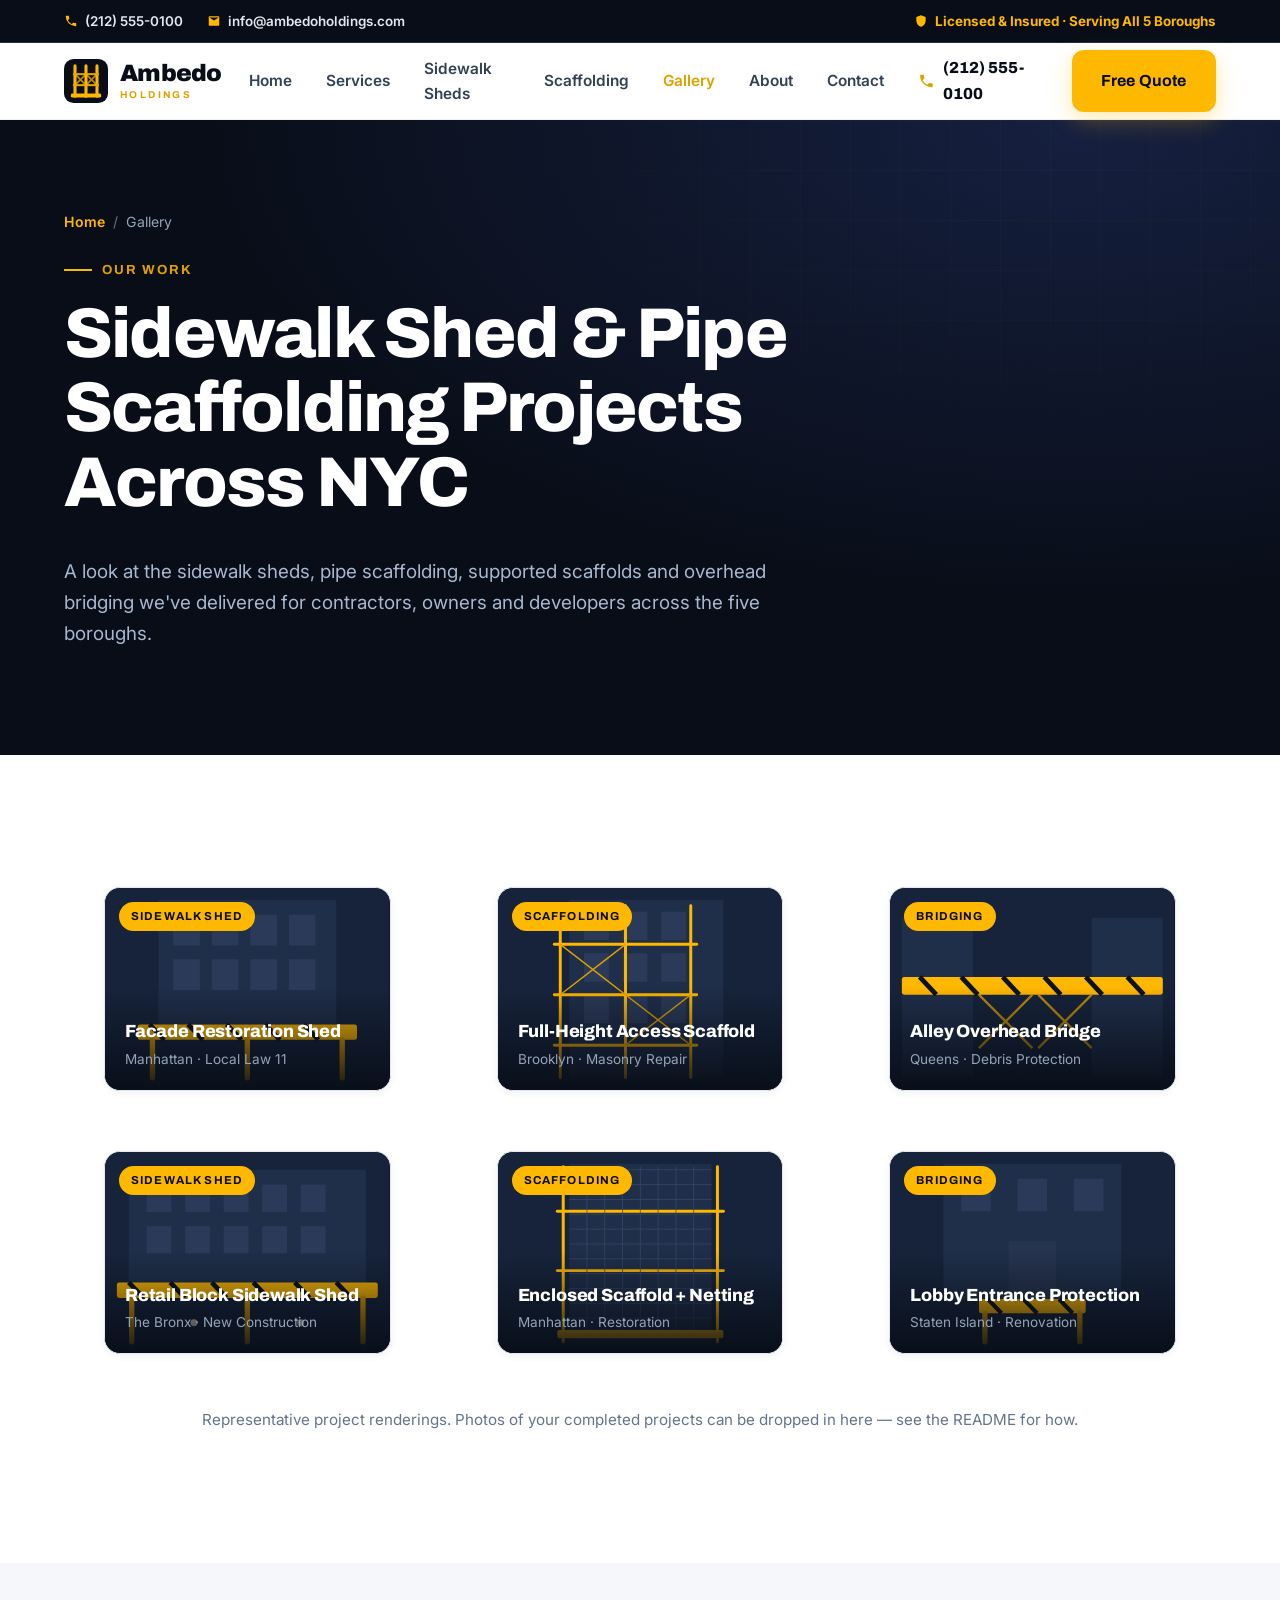
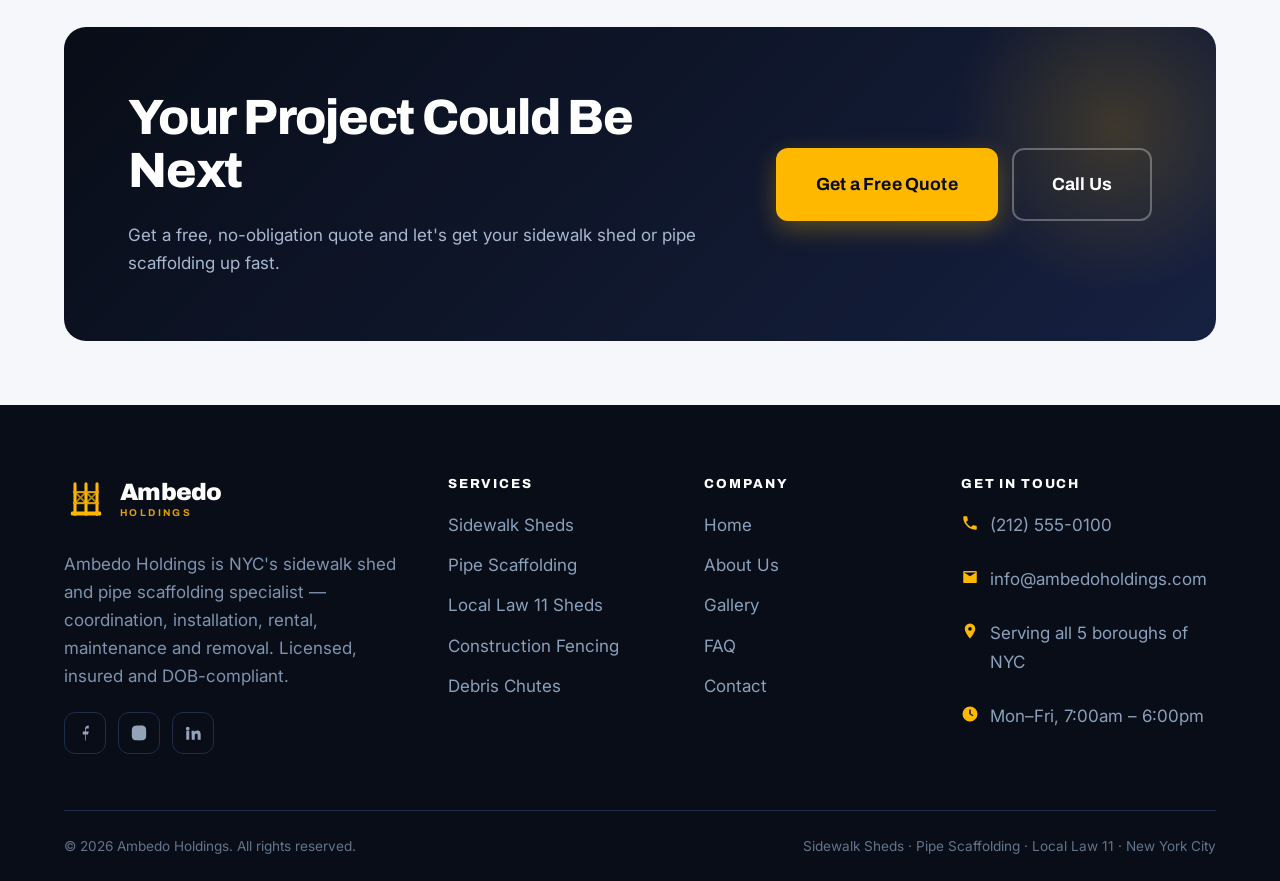
<file: gallery.html>
<!DOCTYPE html>
<html lang="en">
<head>
  <meta charset="utf-8">
  <meta name="viewport" content="width=device-width, initial-scale=1">
  <title>Project Gallery | NYC Scaffolding &amp; Sidewalk Sheds | Ambedo Holdings</title>
  <meta name="description" content="See Ambedo Holdings' scaffolding, sidewalk shed and overhead bridging projects across New York City — facade restoration, Local Law 11, new construction and more. Get a free quote.">
  <meta name="keywords" content="scaffolding projects NYC, sidewalk shed gallery, scaffolding portfolio New York, facade scaffolding examples, Ambedo Holdings projects">
  <link rel="canonical" href="https://www.ambedoholdings.com/gallery.html">
  <meta name="robots" content="index, follow, max-image-preview:large">
  <meta name="theme-color" content="#0b1220">

  <meta property="og:type" content="website">
  <meta property="og:site_name" content="Ambedo Holdings">
  <meta property="og:title" content="Project Gallery | NYC Scaffolding &amp; Sidewalk Sheds | Ambedo Holdings">
  <meta property="og:description" content="Scaffolding, sidewalk shed and overhead bridging projects across NYC. Get a free quote.">
  <meta property="og:url" content="https://www.ambedoholdings.com/gallery.html">
  <meta property="og:image" content="https://www.ambedoholdings.com/images/og-image.svg">
  <meta name="twitter:card" content="summary_large_image">
  <meta name="twitter:title" content="Project Gallery | Ambedo Holdings NYC">
  <meta name="twitter:description" content="Scaffolding, sidewalk shed and overhead bridging projects across NYC.">
  <meta name="twitter:image" content="https://www.ambedoholdings.com/images/og-image.svg">

  <link rel="icon" href="/favicon.svg" type="image/svg+xml">
  <link rel="apple-touch-icon" href="/favicon.svg">
  <link rel="manifest" href="/site.webmanifest">
  <link rel="preconnect" href="https://fonts.googleapis.com">
  <link rel="preconnect" href="https://fonts.gstatic.com" crossorigin>
  <link href="https://fonts.googleapis.com/css2?family=Archivo:wght@600;700;800;900&family=Inter:wght@400;500;600;700&display=swap" rel="stylesheet">
  <link rel="stylesheet" href="/css/styles.css">

  <script type="application/ld+json">
  {
    "@context": "https://schema.org",
    "@type": "BreadcrumbList",
    "itemListElement": [
      { "@type": "ListItem", "position": 1, "name": "Home", "item": "https://www.ambedoholdings.com/" },
      { "@type": "ListItem", "position": 2, "name": "Gallery", "item": "https://www.ambedoholdings.com/gallery.html" }
    ]
  }
  </script>
</head>
<body>
  <a class="skip-link" href="#main">Skip to content</a>

  <div class="topbar">
    <div class="container">
      <div class="topbar-left">
        <span><svg viewBox="0 0 24 24"><path d="M6.6 10.8a15.9 15.9 0 0 0 6.6 6.6l2.2-2.2a1 1 0 0 1 1-.25 11.4 11.4 0 0 0 3.6.58 1 1 0 0 1 1 1V20a1 1 0 0 1-1 1A17 17 0 0 1 3 4a1 1 0 0 1 1-1h3.5a1 1 0 0 1 1 1 11.4 11.4 0 0 0 .58 3.6 1 1 0 0 1-.25 1z"/></svg><a href="tel:+12125550100">(212) 555-0100</a></span>
        <span><svg viewBox="0 0 24 24"><path d="M4 4h16a1 1 0 0 1 1 1v14a1 1 0 0 1-1 1H4a1 1 0 0 1-1-1V5a1 1 0 0 1 1-1zm8 7 8-5H4z"/></svg><a href="mailto:info@ambedoholdings.com">info@ambedoholdings.com</a></span>
      </div>
      <span class="topbar-badge"><svg viewBox="0 0 24 24"><path d="M12 2 4 5v6c0 5 3.4 9.7 8 11 4.6-1.3 8-6 8-11V5z"/></svg>Licensed &amp; Insured · Serving All 5 Boroughs</span>
    </div>
  </div>

  <header class="site-header">
    <div class="container nav">
      <a class="brand" href="/" aria-label="Ambedo Holdings home">
        <img class="brand-mark" src="/favicon.svg" alt="" width="42" height="42">
        <span class="brand-text"><span class="brand-name">Ambedo</span><span class="brand-sub">Holdings</span></span>
      </a>
      <nav aria-label="Primary">
        <ul class="nav-links">
          <li><a href="/">Home</a></li>
          <li><a href="/services.html">Services</a></li>
          <li><a href="/sidewalk-sheds.html">Sidewalk Sheds</a></li>
          <li><a href="/scaffolding.html">Scaffolding</a></li>
          <li><a href="/gallery.html" class="active">Gallery</a></li>
          <li><a href="/about.html">About</a></li>
          <li><a href="/contact.html">Contact</a></li>
        </ul>
      </nav>
      <div class="nav-cta">
        <a class="nav-phone" href="tel:+12125550100"><svg viewBox="0 0 24 24"><path d="M6.6 10.8a15.9 15.9 0 0 0 6.6 6.6l2.2-2.2a1 1 0 0 1 1-.25 11.4 11.4 0 0 0 3.6.58 1 1 0 0 1 1 1V20a1 1 0 0 1-1 1A17 17 0 0 1 3 4a1 1 0 0 1 1-1h3.5a1 1 0 0 1 1 1 11.4 11.4 0 0 0 .58 3.6 1 1 0 0 1-.25 1z"/></svg>(212) 555-0100</a>
        <a class="btn" href="/contact.html">Free Quote</a>
      </div>
      <button class="nav-toggle" aria-label="Toggle menu" aria-expanded="false"><span></span></button>
    </div>
  </header>

  <main id="main">
    <section class="page-hero">
      <div class="container">
        <div class="crumbs"><a href="/">Home</a><span>/</span>Gallery</div>
        <span class="eyebrow">Our Work</span>
        <h1>Sidewalk Shed &amp; Pipe Scaffolding Projects Across NYC</h1>
        <p>A look at the sidewalk sheds, pipe scaffolding, supported scaffolds and overhead bridging we've delivered for contractors, owners and developers across the five boroughs.</p>
      </div>
    </section>

    <section class="section">
      <div class="container">
        <div class="gallery-grid">

          <figure class="project reveal">
            <span class="project-tag">Sidewalk Shed</span>
            <svg viewBox="0 0 480 340" xmlns="http://www.w3.org/2000/svg" aria-label="Sidewalk shed on a Manhattan facade">
              <rect width="480" height="340" fill="#16233a"/>
              <rect x="90" y="20" width="300" height="210" fill="#1f2e49"/>
              <g fill="#2b3a58"><rect x="115" y="45" width="45" height="52"/><rect x="180" y="45" width="45" height="52"/><rect x="245" y="45" width="45" height="52"/><rect x="310" y="45" width="45" height="52"/><rect x="115" y="120" width="45" height="52"/><rect x="180" y="120" width="45" height="52"/><rect x="245" y="120" width="45" height="52"/><rect x="310" y="120" width="45" height="52"/></g>
              <rect x="55" y="230" width="370" height="26" rx="4" fill="#ffb800"/>
              <g stroke="#0b1220" stroke-width="8"><line x1="75" y1="230" x2="100" y2="256"/><line x1="140" y1="230" x2="165" y2="256"/><line x1="205" y1="230" x2="230" y2="256"/><line x1="270" y1="230" x2="295" y2="256"/><line x1="335" y1="230" x2="360" y2="256"/></g>
              <g stroke="#e0a000" stroke-width="9" stroke-linecap="round"><line x1="80" y1="256" x2="80" y2="320"/><line x1="240" y1="256" x2="240" y2="320"/><line x1="400" y1="256" x2="400" y2="320"/></g>
            </svg>
            <figcaption class="project-cap"><h3>Facade Restoration Shed</h3><span>Manhattan · Local Law 11</span></figcaption>
          </figure>

          <figure class="project reveal">
            <span class="project-tag">Scaffolding</span>
            <svg viewBox="0 0 480 340" xmlns="http://www.w3.org/2000/svg" aria-label="Supported scaffold on a Brooklyn building">
              <rect width="480" height="340" fill="#16233a"/>
              <rect x="120" y="20" width="260" height="300" fill="#1f2e49"/>
              <g fill="#2b3a58"><rect x="145" y="40" width="42" height="48"/><rect x="210" y="40" width="42" height="48"/><rect x="275" y="40" width="42" height="48"/><rect x="145" y="110" width="42" height="48"/><rect x="210" y="110" width="42" height="48"/><rect x="275" y="110" width="42" height="48"/><rect x="145" y="180" width="42" height="48"/><rect x="210" y="180" width="42" height="48"/><rect x="275" y="180" width="42" height="48"/></g>
              <g stroke="#ffb800" stroke-width="5" stroke-linecap="round"><line x1="105" y1="30" x2="105" y2="320"/><line x1="215" y1="30" x2="215" y2="320"/><line x1="325" y1="30" x2="325" y2="320"/><line x1="95" y1="95" x2="335" y2="95"/><line x1="95" y1="180" x2="335" y2="180"/><line x1="95" y1="265" x2="335" y2="265"/></g>
              <g stroke="#e0a000" stroke-width="2.5"><line x1="105" y1="95" x2="215" y2="180"/><line x1="215" y1="95" x2="105" y2="180"/><line x1="215" y1="180" x2="325" y2="265"/><line x1="325" y1="180" x2="215" y2="265"/></g>
            </svg>
            <figcaption class="project-cap"><h3>Full-Height Access Scaffold</h3><span>Brooklyn · Masonry Repair</span></figcaption>
          </figure>

          <figure class="project reveal">
            <span class="project-tag">Bridging</span>
            <svg viewBox="0 0 480 340" xmlns="http://www.w3.org/2000/svg" aria-label="Overhead bridge between two buildings">
              <rect width="480" height="340" fill="#16233a"/>
              <rect x="20" y="50" width="120" height="270" fill="#1f2e49"/>
              <rect x="340" y="50" width="120" height="270" fill="#1f2e49"/>
              <rect x="20" y="150" width="440" height="30" rx="4" fill="#ffb800"/>
              <g stroke="#0b1220" stroke-width="8"><line x1="50" y1="150" x2="78" y2="180"/><line x1="120" y1="150" x2="148" y2="180"/><line x1="190" y1="150" x2="218" y2="180"/><line x1="260" y1="150" x2="288" y2="180"/><line x1="330" y1="150" x2="358" y2="180"/><line x1="400" y1="150" x2="428" y2="180"/></g>
              <g stroke="#e0a000" stroke-width="4" opacity="0.85"><line x1="150" y1="180" x2="240" y2="270"/><line x1="240" y1="180" x2="150" y2="270"/><line x1="250" y1="180" x2="340" y2="270"/><line x1="340" y1="180" x2="250" y2="270"/></g>
            </svg>
            <figcaption class="project-cap"><h3>Alley Overhead Bridge</h3><span>Queens · Debris Protection</span></figcaption>
          </figure>

          <figure class="project reveal">
            <span class="project-tag">Sidewalk Shed</span>
            <svg viewBox="0 0 480 340" xmlns="http://www.w3.org/2000/svg" aria-label="Long sidewalk shed with lit walkway">
              <rect width="480" height="340" fill="#16233a"/>
              <rect x="40" y="30" width="400" height="190" fill="#1f2e49"/>
              <g fill="#2b3a58"><rect x="70" y="55" width="42" height="46"/><rect x="135" y="55" width="42" height="46"/><rect x="200" y="55" width="42" height="46"/><rect x="265" y="55" width="42" height="46"/><rect x="330" y="55" width="42" height="46"/><rect x="70" y="125" width="42" height="46"/><rect x="135" y="125" width="42" height="46"/><rect x="200" y="125" width="42" height="46"/><rect x="265" y="125" width="42" height="46"/><rect x="330" y="125" width="42" height="46"/></g>
              <rect x="20" y="220" width="440" height="26" rx="4" fill="#ffb800"/>
              <g stroke="#0b1220" stroke-width="8"><line x1="40" y1="220" x2="65" y2="246"/><line x1="110" y1="220" x2="135" y2="246"/><line x1="180" y1="220" x2="205" y2="246"/><line x1="250" y1="220" x2="275" y2="246"/><line x1="320" y1="220" x2="345" y2="246"/><line x1="390" y1="220" x2="415" y2="246"/></g>
              <g stroke="#e0a000" stroke-width="9" stroke-linecap="round"><line x1="45" y1="246" x2="45" y2="320"/><line x1="240" y1="246" x2="240" y2="320"/><line x1="435" y1="246" x2="435" y2="320"/></g>
              <circle cx="150" cy="288" r="6" fill="#fff3d0"/><circle cx="330" cy="288" r="6" fill="#fff3d0"/>
            </svg>
            <figcaption class="project-cap"><h3>Retail Block Sidewalk Shed</h3><span>The Bronx · New Construction</span></figcaption>
          </figure>

          <figure class="project reveal">
            <span class="project-tag">Scaffolding</span>
            <svg viewBox="0 0 480 340" xmlns="http://www.w3.org/2000/svg" aria-label="Scaffold with debris netting enclosure">
              <rect width="480" height="340" fill="#16233a"/>
              <rect x="120" y="20" width="240" height="300" fill="#1f2e49"/>
              <g stroke="#ffb800" stroke-width="5" stroke-linecap="round"><line x1="110" y1="25" x2="110" y2="320"/><line x1="370" y1="25" x2="370" y2="320"/><line x1="100" y1="100" x2="380" y2="100"/><line x1="100" y1="200" x2="380" y2="200"/></g>
              <g stroke="#3a4a68" stroke-width="1.4" opacity="0.9"><path d="M120 30 L360 30 M120 55 L360 55 M120 80 L360 80 M120 105 L360 105 M120 130 L360 130 M120 155 L360 155 M120 180 L360 180 M120 205 L360 205 M120 230 L360 230 M120 255 L360 255 M120 280 L360 280"/><path d="M150 25 L150 300 M180 25 L180 300 M210 25 L210 300 M240 25 L240 300 M270 25 L270 300 M300 25 L300 300 M330 25 L330 300"/></g>
              <rect x="100" y="300" width="280" height="14" rx="3" fill="#ffb800"/>
            </svg>
            <figcaption class="project-cap"><h3>Enclosed Scaffold + Netting</h3><span>Manhattan · Restoration</span></figcaption>
          </figure>

          <figure class="project reveal">
            <span class="project-tag">Bridging</span>
            <svg viewBox="0 0 480 340" xmlns="http://www.w3.org/2000/svg" aria-label="Protected building entrance canopy">
              <rect width="480" height="340" fill="#16233a"/>
              <rect x="90" y="20" width="300" height="230" fill="#1f2e49"/>
              <g fill="#2b3a58"><rect x="120" y="45" width="50" height="55"/><rect x="215" y="45" width="50" height="55"/><rect x="310" y="45" width="50" height="55"/></g>
              <rect x="200" y="150" width="80" height="100" fill="#26344f"/>
              <rect x="150" y="248" width="180" height="24" rx="4" fill="#ffb800"/>
              <g stroke="#0b1220" stroke-width="7"><line x1="165" y1="248" x2="188" y2="272"/><line x1="225" y1="248" x2="248" y2="272"/><line x1="285" y1="248" x2="308" y2="272"/></g>
              <g stroke="#e0a000" stroke-width="9" stroke-linecap="round"><line x1="160" y1="272" x2="160" y2="320"/><line x1="320" y1="272" x2="320" y2="320"/></g>
            </svg>
            <figcaption class="project-cap"><h3>Lobby Entrance Protection</h3><span>Staten Island · Renovation</span></figcaption>
          </figure>

        </div>

        <p class="text-center" style="color:var(--slate);margin-top:36px;font-size:0.95rem">Representative project renderings. Photos of your completed projects can be dropped in here — see the README for how.</p>
      </div>
    </section>

    <section class="section section--mist section--tight">
      <div class="container">
        <div class="cta-band reveal">
          <div>
            <h2>Your Project Could Be Next</h2>
            <p>Get a free, no-obligation quote and let's get your sidewalk shed or pipe scaffolding up fast.</p>
          </div>
          <div class="btn-row">
            <a class="btn btn--lg" href="/contact.html">Get a Free Quote</a>
            <a class="btn btn--ghost btn--lg" href="tel:+12125550100">Call Us</a>
          </div>
        </div>
      </div>
    </section>
  </main>

  <footer class="site-footer">
    <div class="container">
      <div class="footer-grid">
        <div class="footer-brand">
          <a class="brand" href="/" aria-label="Ambedo Holdings home">
            <img class="brand-mark" src="/favicon.svg" alt="" width="42" height="42">
            <span class="brand-text"><span class="brand-name">Ambedo</span><span class="brand-sub">Holdings</span></span>
          </a>
          <p>Ambedo Holdings is NYC's sidewalk shed and pipe scaffolding specialist — coordination, installation, rental, maintenance and removal. Licensed, insured and DOB-compliant.</p>
          <div class="social">
            <a href="#" aria-label="Facebook"><svg viewBox="0 0 24 24"><path d="M13 22v-8h3l1-4h-4V8c0-1.1.3-2 2-2h2V2.1C18.7 2 17.5 2 16.5 2 13.9 2 12 3.6 12 6.7V10H9v4h3v8z"/></svg></a>
            <a href="#" aria-label="Instagram"><svg viewBox="0 0 24 24"><path d="M12 2c2.7 0 3 0 4.1.1 1 0 1.7.2 2.3.4.6.3 1.1.6 1.6 1.1s.8 1 1.1 1.6c.2.6.4 1.3.4 2.3C21.6 8.7 21.6 9 21.6 12s0 3.3-.1 4.4c0 1-.2 1.7-.4 2.3a4.6 4.6 0 0 1-2.7 2.7c-.6.2-1.3.4-2.3.4-1.1.1-1.4.1-4.1.1s-3-.1-4.1-.1c-1 0-1.7-.2-2.3-.4a4.6 4.6 0 0 1-2.7-2.7c-.2-.6-.4-1.3-.4-2.3C2.4 15.3 2.4 15 2.4 12s0-3.3.1-4.4c0-1 .2-1.7.4-2.3A4.6 4.6 0 0 1 5.6 2.6c.6-.2 1.3-.4 2.3-.4C9 2 9.3 2 12 2z"/></svg></a>
            <a href="#" aria-label="LinkedIn"><svg viewBox="0 0 24 24"><path d="M4.98 3.5a2.5 2.5 0 1 1 0 5 2.5 2.5 0 0 1 0-5zM3 9h4v12H3zM10 9h3.8v1.7h.05c.53-1 1.8-2 3.7-2 4 0 4.7 2.6 4.7 6V21h-4v-5.3c0-1.3 0-3-1.8-3s-2.1 1.4-2.1 2.9V21h-4z"/></svg></a>
          </div>
        </div>
        <div class="footer-col">
          <h4>Services</h4>
          <ul>
            <li><a href="/sidewalk-sheds.html">Sidewalk Sheds</a></li>
            <li><a href="/scaffolding.html">Pipe Scaffolding</a></li>
            <li><a href="/sidewalk-sheds.html#who-we-serve">Local Law 11 Sheds</a></li>
            <li><a href="/services.html#expanding">Construction Fencing</a></li>
            <li><a href="/services.html#expanding">Debris Chutes</a></li>
          </ul>
        </div>
        <div class="footer-col">
          <h4>Company</h4>
          <ul>
            <li><a href="/">Home</a></li>
            <li><a href="/about.html">About Us</a></li>
            <li><a href="/gallery.html">Gallery</a></li>
            <li><a href="/faq.html">FAQ</a></li>
            <li><a href="/contact.html">Contact</a></li>
          </ul>
        </div>
        <div class="footer-col">
          <h4>Get in Touch</h4>
          <ul class="footer-contact">
            <li><svg viewBox="0 0 24 24"><path d="M6.6 10.8a15.9 15.9 0 0 0 6.6 6.6l2.2-2.2a1 1 0 0 1 1-.25 11.4 11.4 0 0 0 3.6.58 1 1 0 0 1 1 1V20a1 1 0 0 1-1 1A17 17 0 0 1 3 4a1 1 0 0 1 1-1h3.5a1 1 0 0 1 1 1 11.4 11.4 0 0 0 .58 3.6 1 1 0 0 1-.25 1z"/></svg><a href="tel:+12125550100">(212) 555-0100</a></li>
            <li><svg viewBox="0 0 24 24"><path d="M4 4h16a1 1 0 0 1 1 1v14a1 1 0 0 1-1 1H4a1 1 0 0 1-1-1V5a1 1 0 0 1 1-1zm8 7 8-5H4z"/></svg><a href="mailto:info@ambedoholdings.com">info@ambedoholdings.com</a></li>
            <li><svg viewBox="0 0 24 24"><path d="M12 2a7 7 0 0 0-7 7c0 5 7 13 7 13s7-8 7-13a7 7 0 0 0-7-7zm0 9.5A2.5 2.5 0 1 1 12 6.5a2.5 2.5 0 0 1 0 5z"/></svg><span>Serving all 5 boroughs of NYC</span></li>
            <li><svg viewBox="0 0 24 24"><path d="M11.99 2a10 10 0 1 0 0 20 10 10 0 0 0 0-20zM13 11.6l3.5 2-.8 1.3L11 12V6h2z"/></svg><span>Mon–Fri, 7:00am – 6:00pm</span></li>
          </ul>
        </div>
      </div>
      <div class="footer-bottom">
        <span>© <span id="year">2026</span> Ambedo Holdings. All rights reserved.</span>
        <span>Sidewalk Sheds · Pipe Scaffolding · Local Law 11 · New York City</span>
      </div>
    </div>
  </footer>

  <script src="/js/main.js" defer></script>
</body>
</html>
</file>
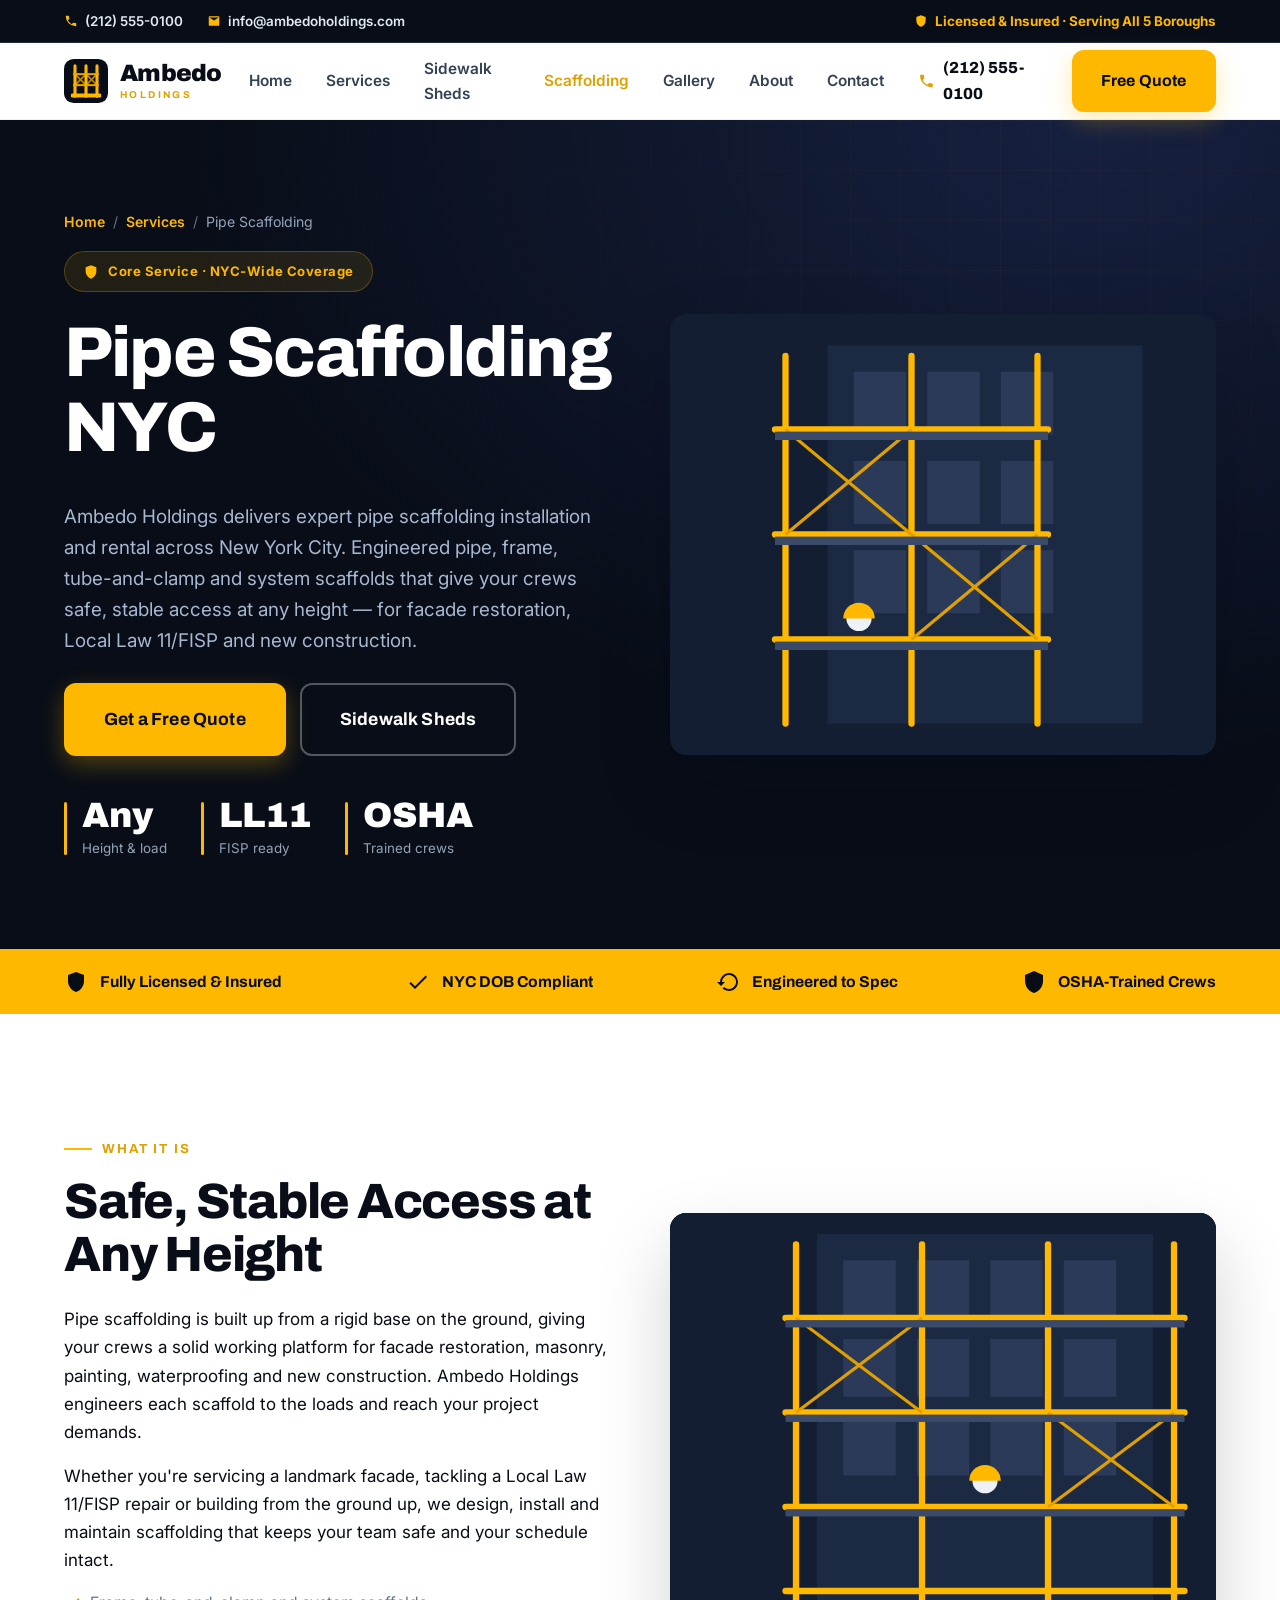
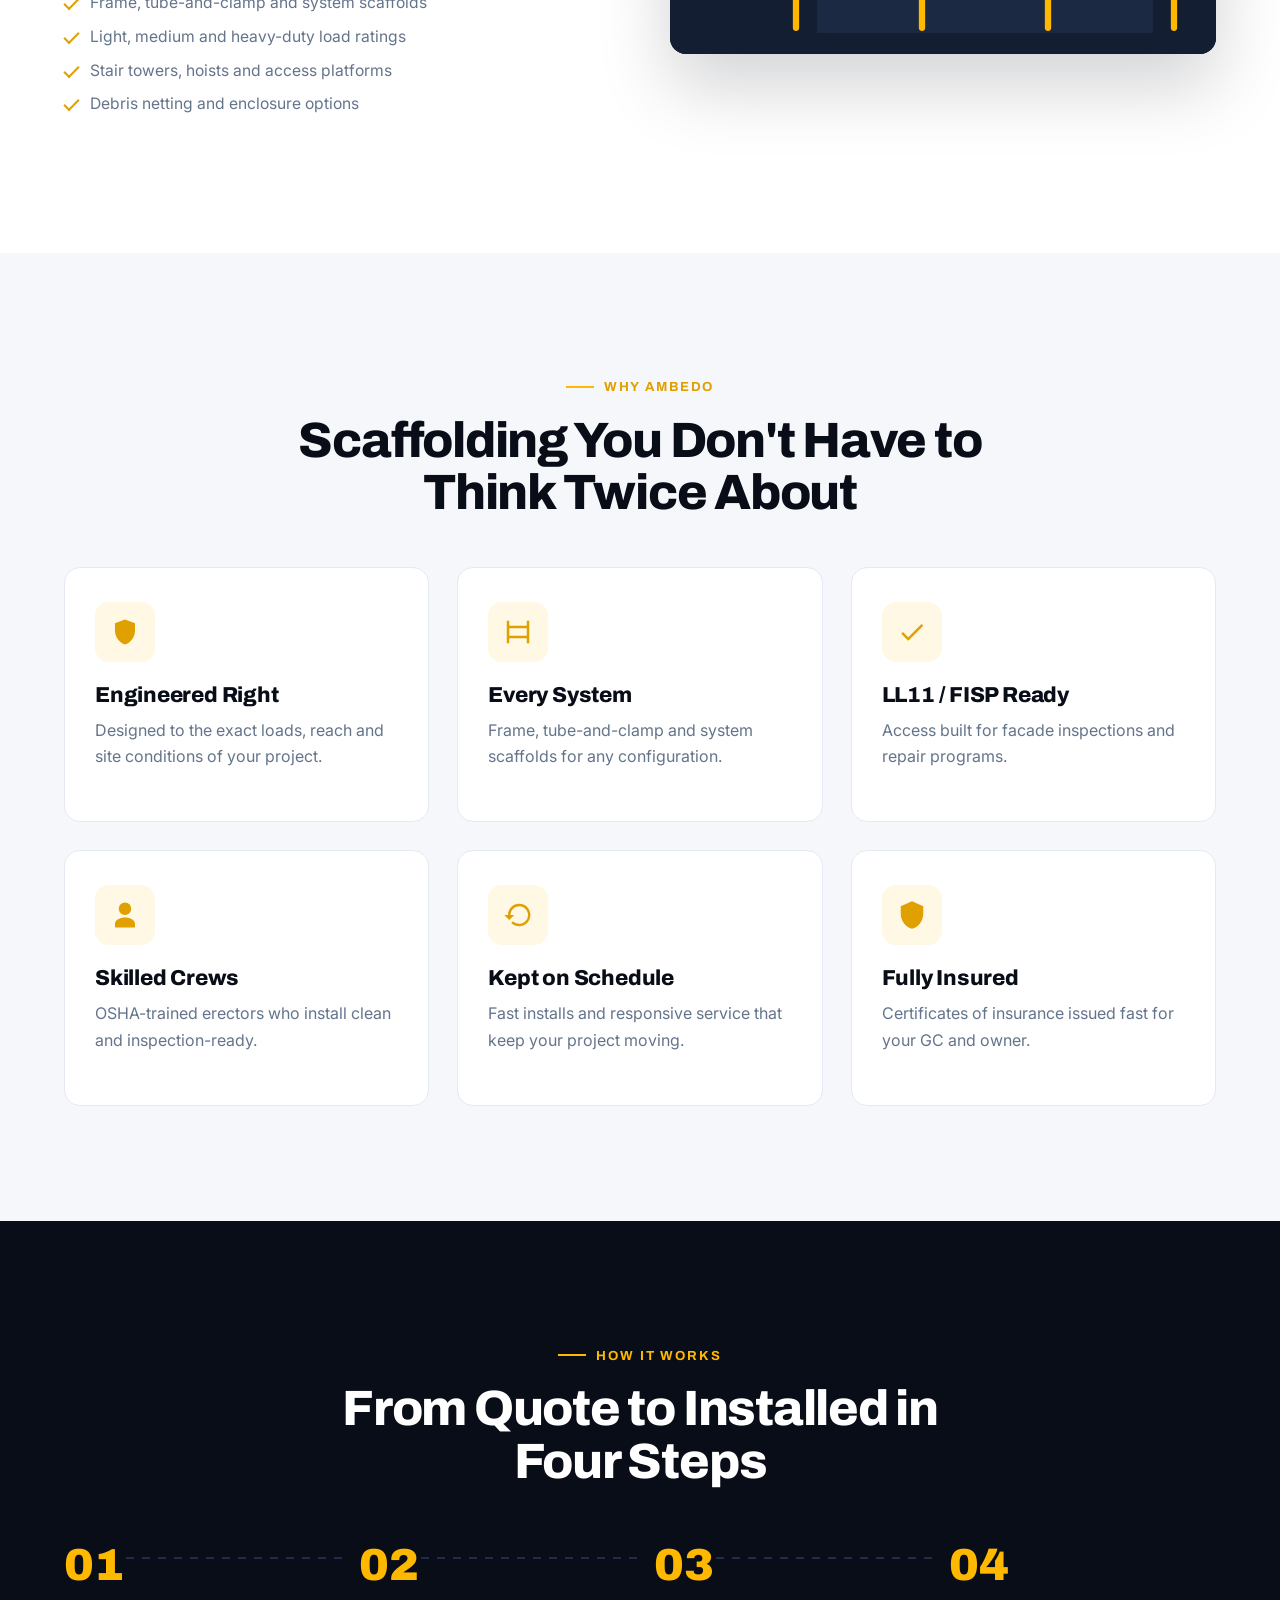
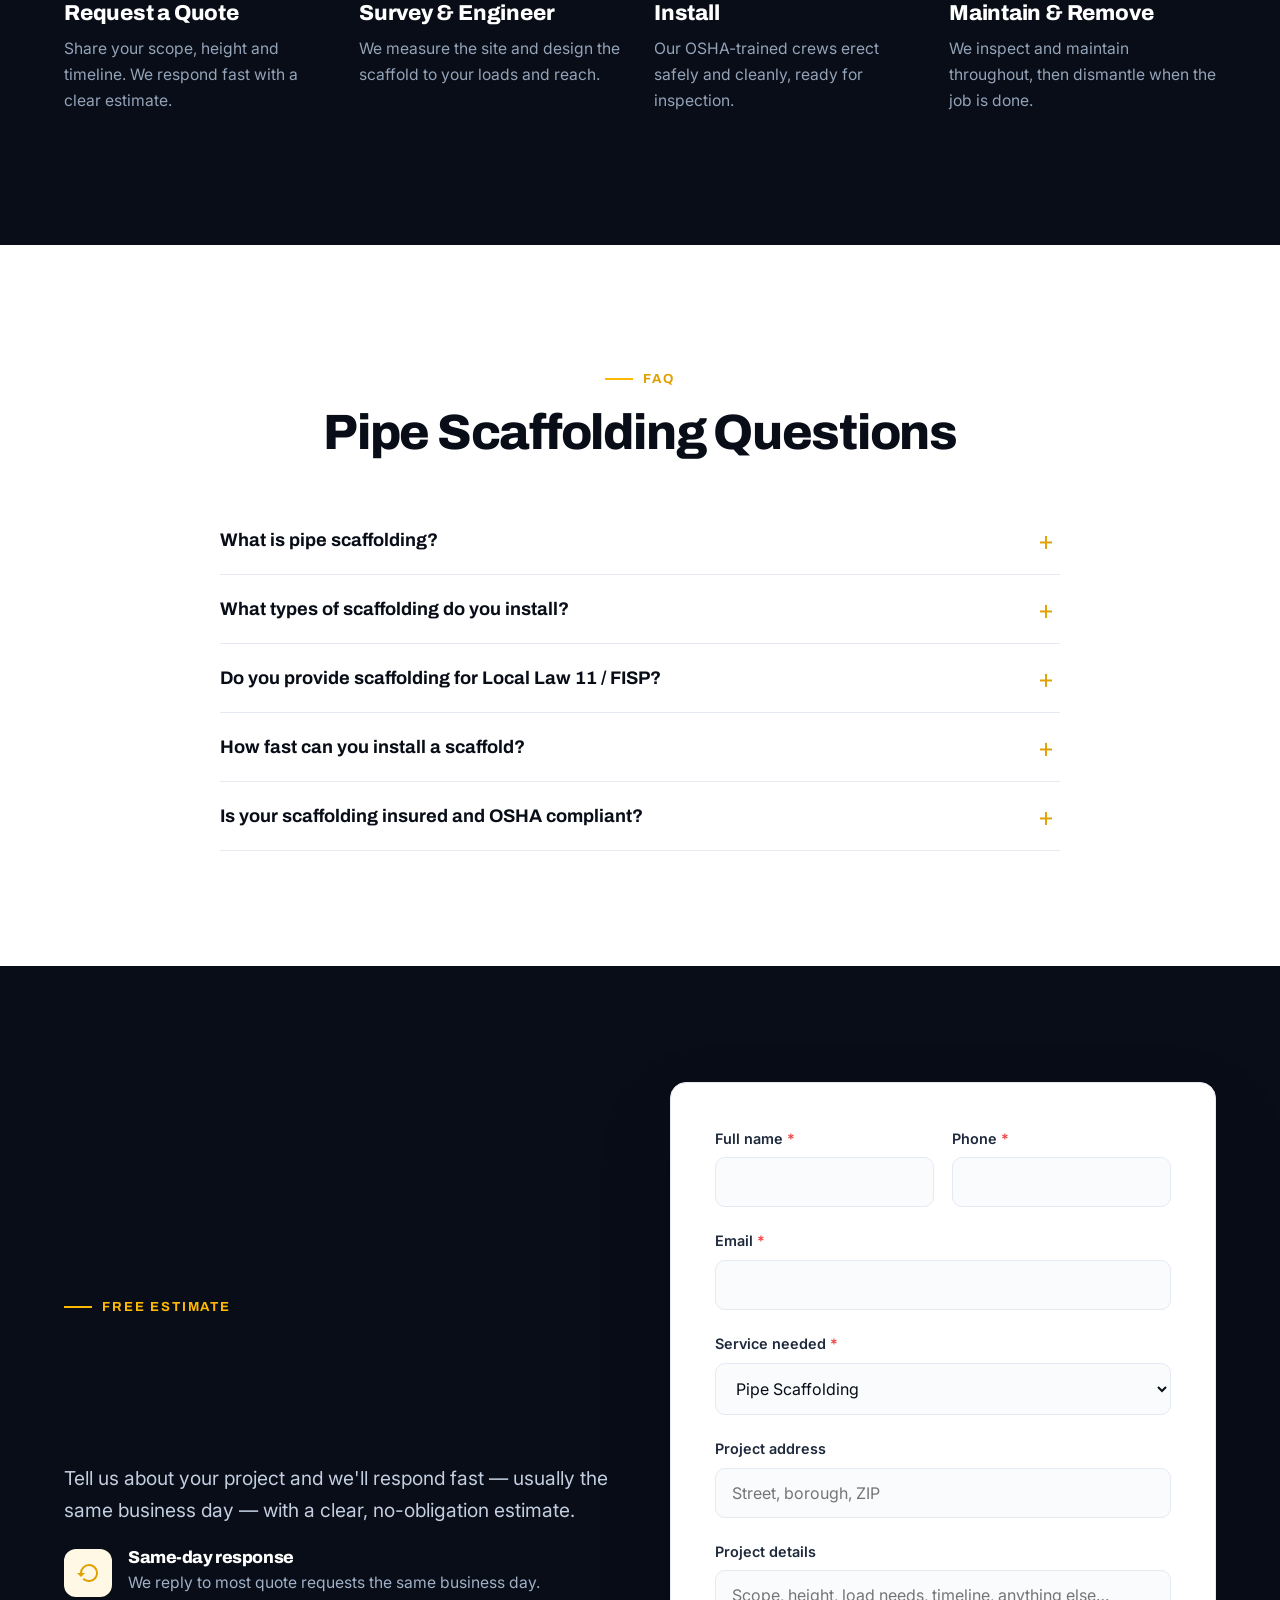
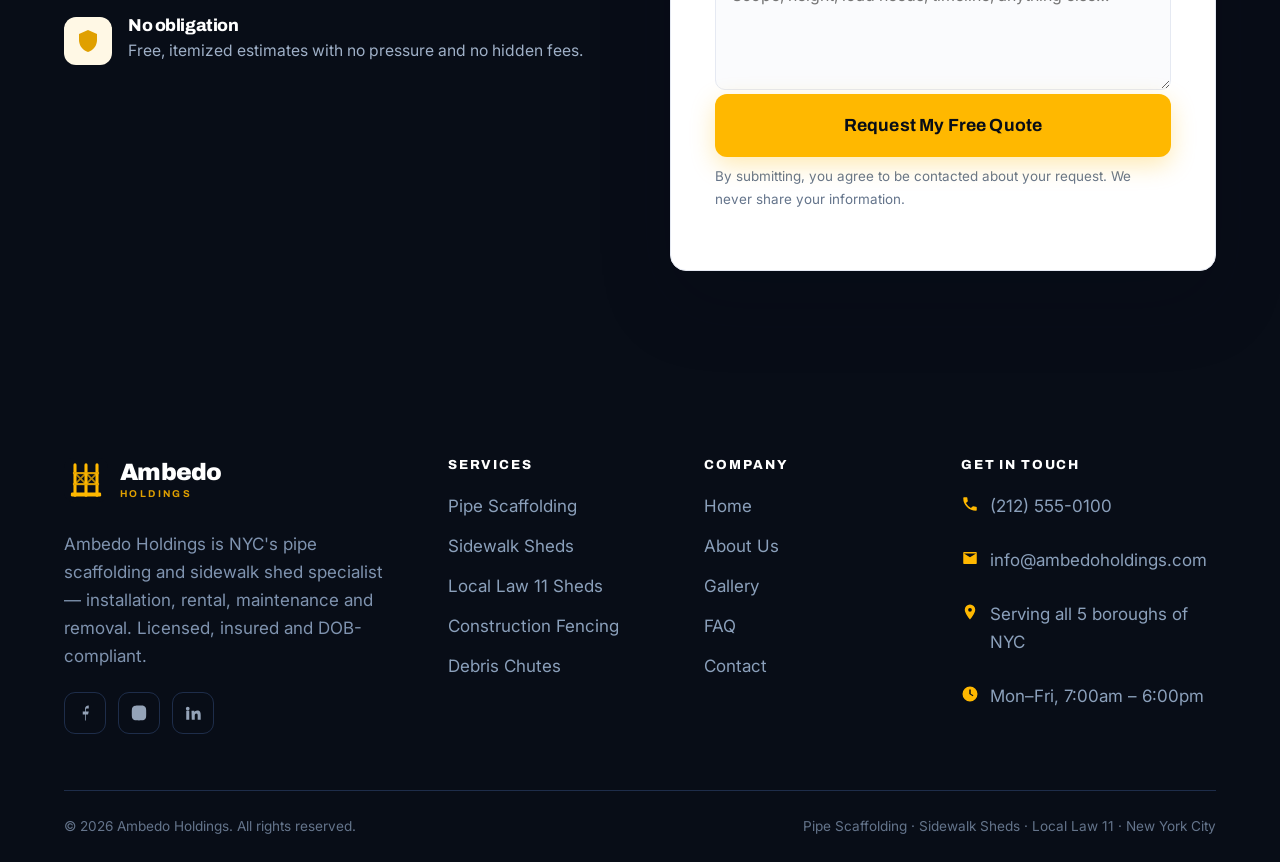
<file: scaffolding.html>
<!DOCTYPE html>
<html lang="en">
<head>
  <meta charset="utf-8">
  <meta name="viewport" content="width=device-width, initial-scale=1">
  <title>Pipe Scaffolding NYC | Installation &amp; Rental | Ambedo Holdings</title>
  <meta name="description" content="NYC pipe scaffolding from Ambedo Holdings — engineered pipe, frame &amp; tube-and-clamp scaffolds for facade, restoration, Local Law 11/FISP and new construction. Licensed, insured, fast installs. Free quote.">
  <meta name="keywords" content="pipe scaffolding NYC, scaffolding rental New York, pipe scaffold, frame scaffold, tube and clamp scaffold, facade scaffolding, Local Law 11 scaffolding, FISP scaffold, construction scaffolding NYC">
  <link rel="canonical" href="https://www.ambedoholdings.com/scaffolding.html">
  <meta name="robots" content="index, follow, max-image-preview:large">
  <meta name="theme-color" content="#0b1220">
  <meta name="geo.region" content="US-NY">
  <meta name="geo.placename" content="New York City">

  <meta property="og:type" content="website">
  <meta property="og:site_name" content="Ambedo Holdings">
  <meta property="og:title" content="Pipe Scaffolding NYC | Installation &amp; Rental | Ambedo Holdings">
  <meta property="og:description" content="Pipe scaffolding installation and rental for facade, restoration and new construction across NYC. Licensed &amp; insured. Free quotes.">
  <meta property="og:url" content="https://www.ambedoholdings.com/scaffolding.html">
  <meta property="og:image" content="https://www.ambedoholdings.com/images/og-image.svg">
  <meta name="twitter:card" content="summary_large_image">
  <meta name="twitter:title" content="Pipe Scaffolding NYC | Ambedo Holdings">
  <meta name="twitter:description" content="Pipe scaffolding installation and rental for facade, restoration and new construction across NYC.">
  <meta name="twitter:image" content="https://www.ambedoholdings.com/images/og-image.svg">

  <link rel="icon" href="/favicon.svg" type="image/svg+xml">
  <link rel="apple-touch-icon" href="/favicon.svg">
  <link rel="manifest" href="/site.webmanifest">
  <link rel="preconnect" href="https://fonts.googleapis.com">
  <link rel="preconnect" href="https://fonts.gstatic.com" crossorigin>
  <link href="https://fonts.googleapis.com/css2?family=Archivo:wght@600;700;800;900&family=Inter:wght@400;500;600;700&display=swap" rel="stylesheet">
  <link rel="stylesheet" href="/css/styles.css">

  <script type="application/ld+json">
  {
    "@context": "https://schema.org",
    "@type": "BreadcrumbList",
    "itemListElement": [
      { "@type": "ListItem", "position": 1, "name": "Home", "item": "https://www.ambedoholdings.com/" },
      { "@type": "ListItem", "position": 2, "name": "Services", "item": "https://www.ambedoholdings.com/services.html" },
      { "@type": "ListItem", "position": 3, "name": "Pipe Scaffolding", "item": "https://www.ambedoholdings.com/scaffolding.html" }
    ]
  }
  </script>
  <script type="application/ld+json">
  {
    "@context": "https://schema.org",
    "@type": "Service",
    "name": "Pipe Scaffolding Installation & Rental",
    "serviceType": "Pipe Scaffolding",
    "provider": { "@type": "GeneralContractor", "name": "Ambedo Holdings", "url": "https://www.ambedoholdings.com/", "telephone": "+1-212-555-0100" },
    "areaServed": { "@type": "City", "name": "New York City" },
    "description": "Pipe scaffolding installation and rental for facade restoration, Local Law 11/FISP, and new construction across New York City. Also serving sidewalk sheds across NYC."
  }
  </script>
  <script type="application/ld+json">
  {
    "@context": "https://schema.org",
    "@type": "FAQPage",
    "mainEntity": [
      { "@type": "Question", "name": "What is pipe scaffolding?", "acceptedAnswer": { "@type": "Answer", "text": "Pipe scaffolding is a scaffold system built from steel pipes and clamps, erected from the ground up on a rigid base. It gives workers safe, stable access to a building's exterior for facade work, restoration, painting and new construction." } },
      { "@type": "Question", "name": "What types of scaffolding do you install?", "acceptedAnswer": { "@type": "Answer", "text": "We install frame (fabricated) scaffolds, tube-and-clamp scaffolds and system scaffolds, configured for light, medium or heavy-duty loads depending on your project requirements." } },
      { "@type": "Question", "name": "Do you provide scaffolding for Local Law 11 / FISP work?", "acceptedAnswer": { "@type": "Answer", "text": "Yes. We regularly provide access scaffolding for Local Law 11/FISP facade inspections and repairs, engineered to reach the work areas your team needs safely." } },
      { "@type": "Question", "name": "How fast can you install a scaffold?", "acceptedAnswer": { "@type": "Answer", "text": "Most pipe scaffolds are surveyed, engineered and installed within a few days of approval. We schedule larger or specialty systems around your project timeline." } },
      { "@type": "Question", "name": "Is your scaffolding insured and OSHA compliant?", "acceptedAnswer": { "@type": "Answer", "text": "Absolutely. Ambedo Holdings is fully licensed, bonded and insured, and every scaffold is installed by OSHA-trained crews and inspected to keep your site safe and compliant." } }
    ]
  }
  </script>
</head>
<body>
  <a class="skip-link" href="#main">Skip to content</a>

  <div class="topbar">
    <div class="container">
      <div class="topbar-left">
        <span><svg viewBox="0 0 24 24"><path d="M6.6 10.8a15.9 15.9 0 0 0 6.6 6.6l2.2-2.2a1 1 0 0 1 1-.25 11.4 11.4 0 0 0 3.6.58 1 1 0 0 1 1 1V20a1 1 0 0 1-1 1A17 17 0 0 1 3 4a1 1 0 0 1 1-1h3.5a1 1 0 0 1 1 1 11.4 11.4 0 0 0 .58 3.6 1 1 0 0 1-.25 1z"/></svg><a href="tel:+12125550100">(212) 555-0100</a></span>
        <span><svg viewBox="0 0 24 24"><path d="M4 4h16a1 1 0 0 1 1 1v14a1 1 0 0 1-1 1H4a1 1 0 0 1-1-1V5a1 1 0 0 1 1-1zm8 7 8-5H4z"/></svg><a href="mailto:info@ambedoholdings.com">info@ambedoholdings.com</a></span>
      </div>
      <span class="topbar-badge"><svg viewBox="0 0 24 24"><path d="M12 2 4 5v6c0 5 3.4 9.7 8 11 4.6-1.3 8-6 8-11V5z"/></svg>Licensed &amp; Insured · Serving All 5 Boroughs</span>
    </div>
  </div>

  <header class="site-header">
    <div class="container nav">
      <a class="brand" href="/" aria-label="Ambedo Holdings home">
        <img class="brand-mark" src="/favicon.svg" alt="" width="42" height="42">
        <span class="brand-text"><span class="brand-name">Ambedo</span><span class="brand-sub">Holdings</span></span>
      </a>
      <nav aria-label="Primary">
        <ul class="nav-links">
          <li><a href="/">Home</a></li>
          <li><a href="/services.html">Services</a></li>
          <li><a href="/sidewalk-sheds.html">Sidewalk Sheds</a></li>
          <li><a href="/scaffolding.html" class="active">Scaffolding</a></li>
          <li><a href="/gallery.html">Gallery</a></li>
          <li><a href="/about.html">About</a></li>
          <li><a href="/contact.html">Contact</a></li>
        </ul>
      </nav>
      <div class="nav-cta">
        <a class="nav-phone" href="tel:+12125550100"><svg viewBox="0 0 24 24"><path d="M6.6 10.8a15.9 15.9 0 0 0 6.6 6.6l2.2-2.2a1 1 0 0 1 1-.25 11.4 11.4 0 0 0 3.6.58 1 1 0 0 1 1 1V20a1 1 0 0 1-1 1A17 17 0 0 1 3 4a1 1 0 0 1 1-1h3.5a1 1 0 0 1 1 1 11.4 11.4 0 0 0 .58 3.6 1 1 0 0 1-.25 1z"/></svg>(212) 555-0100</a>
        <a class="btn" href="#quote-form">Free Quote</a>
      </div>
      <button class="nav-toggle" aria-label="Toggle menu" aria-expanded="false"><span></span></button>
    </div>
  </header>

  <main id="main">
    <section class="page-hero">
      <div class="container split" style="align-items:center">
        <div>
          <div class="crumbs"><a href="/">Home</a><span>/</span><a href="/services.html">Services</a><span>/</span>Pipe Scaffolding</div>
          <span class="hero-badge"><svg viewBox="0 0 24 24"><path d="M12 2 4 5v6c0 5 3.4 9.7 8 11 4.6-1.3 8-6 8-11V5z"/></svg>Core Service · NYC-Wide Coverage</span>
          <h1>Pipe Scaffolding NYC</h1>
          <p>Ambedo Holdings delivers expert pipe scaffolding installation and rental across New York City. Engineered pipe, frame, tube-and-clamp and system scaffolds that give your crews safe, stable access at any height — for facade restoration, Local Law 11/FISP and new construction.</p>
          <div class="btn-row" style="margin-top:26px">
            <a class="btn btn--lg" href="#quote-form">Get a Free Quote</a>
            <a class="btn btn--ghost btn--lg" href="/sidewalk-sheds.html">Sidewalk Sheds</a>
          </div>
          <div class="hero-stats">
            <div class="hero-stat"><strong>Any</strong><span>Height &amp; load</span></div>
            <div class="hero-stat"><strong>LL11</strong><span>FISP ready</span></div>
            <div class="hero-stat"><strong>OSHA</strong><span>Trained crews</span></div>
          </div>
        </div>
        <div class="hero-visual" aria-hidden="true">
          <div class="media-panel">
            <svg viewBox="0 0 520 420" xmlns="http://www.w3.org/2000/svg">
              <rect width="520" height="420" fill="#131e33"/>
              <rect x="150" y="30" width="300" height="360" fill="#1c2942"/>
              <g fill="#2b3a58"><rect x="175" y="55" width="50" height="60"/><rect x="245" y="55" width="50" height="60"/><rect x="315" y="55" width="50" height="60"/><rect x="175" y="140" width="50" height="60"/><rect x="245" y="140" width="50" height="60"/><rect x="315" y="140" width="50" height="60"/><rect x="175" y="225" width="50" height="60"/><rect x="245" y="225" width="50" height="60"/><rect x="315" y="225" width="50" height="60"/></g>
              <g stroke="#ffb800" stroke-width="6" stroke-linecap="round"><line x1="110" y1="40" x2="110" y2="390"/><line x1="230" y1="40" x2="230" y2="390"/><line x1="350" y1="40" x2="350" y2="390"/><line x1="100" y1="110" x2="360" y2="110"/><line x1="100" y1="210" x2="360" y2="210"/><line x1="100" y1="310" x2="360" y2="310"/></g>
              <g stroke="#e0a000" stroke-width="3"><line x1="110" y1="110" x2="230" y2="210"/><line x1="230" y1="110" x2="110" y2="210"/><line x1="230" y1="210" x2="350" y2="310"/><line x1="350" y1="210" x2="230" y2="310"/></g>
              <g fill="#3a4a68"><rect x="100" y="112" width="260" height="8"/><rect x="100" y="212" width="260" height="8"/><rect x="100" y="312" width="260" height="8"/></g>
              <circle cx="180" cy="290" r="12" fill="#eef2f8"/><path d="M165 290a15 15 0 0 1 30 0z" fill="#ffb800"/>
            </svg>
          </div>
        </div>
      </div>
    </section>

    <div class="trustbar">
      <div class="container">
        <span class="trust-item"><svg viewBox="0 0 24 24"><path d="M12 2 4 5v6c0 5 3.4 9.7 8 11 4.6-1.3 8-6 8-11V5z"/></svg>Fully Licensed &amp; Insured</span>
        <span class="trust-item"><svg viewBox="0 0 24 24"><path d="M9 16.2 4.8 12l-1.4 1.4L9 19 21 7l-1.4-1.4z"/></svg>NYC DOB Compliant</span>
        <span class="trust-item"><svg viewBox="0 0 24 24"><path d="M13 3a9 9 0 0 0-9 9H1l4 4 4-4H6a7 7 0 1 1 2 4.9l-1.4 1.5A9 9 0 1 0 13 3z"/></svg>Engineered to Spec</span>
        <span class="trust-item"><svg viewBox="0 0 24 24"><path d="M12 1 3 5v6c0 5.6 3.8 10.7 9 12 5.2-1.3 9-6.4 9-12V5z"/></svg>OSHA-Trained Crews</span>
      </div>
    </div>

    <section class="section">
      <div class="container split">
        <div class="split-copy reveal">
          <span class="eyebrow">What It Is</span>
          <h2>Safe, Stable Access at Any Height</h2>
          <p>Pipe scaffolding is built up from a rigid base on the ground, giving your crews a solid working platform for facade restoration, masonry, painting, waterproofing and new construction. Ambedo Holdings engineers each scaffold to the loads and reach your project demands.</p>
          <p>Whether you're servicing a landmark facade, tackling a Local Law 11/FISP repair or building from the ground up, we design, install and maintain scaffolding that keeps your team safe and your schedule intact.</p>
          <ul class="card-list">
            <li>Frame, tube-and-clamp and system scaffolds</li>
            <li>Light, medium and heavy-duty load ratings</li>
            <li>Stair towers, hoists and access platforms</li>
            <li>Debris netting and enclosure options</li>
          </ul>
        </div>
        <div class="split-media reveal">
          <div class="media-panel">
            <svg viewBox="0 0 520 420" xmlns="http://www.w3.org/2000/svg" aria-hidden="true">
              <rect width="520" height="420" fill="#131e33"/>
              <rect x="140" y="20" width="320" height="380" fill="#1c2942"/>
              <g fill="#2b3a58"><rect x="165" y="45" width="50" height="55"/><rect x="235" y="45" width="50" height="55"/><rect x="305" y="45" width="50" height="55"/><rect x="375" y="45" width="50" height="55"/><rect x="165" y="120" width="50" height="55"/><rect x="235" y="120" width="50" height="55"/><rect x="305" y="120" width="50" height="55"/><rect x="375" y="120" width="50" height="55"/><rect x="165" y="195" width="50" height="55"/><rect x="235" y="195" width="50" height="55"/><rect x="305" y="195" width="50" height="55"/><rect x="375" y="195" width="50" height="55"/></g>
              <g stroke="#ffb800" stroke-width="6" stroke-linecap="round"><line x1="120" y1="30" x2="120" y2="395"/><line x1="240" y1="30" x2="240" y2="395"/><line x1="360" y1="30" x2="360" y2="395"/><line x1="480" y1="30" x2="480" y2="395"/><line x1="110" y1="100" x2="490" y2="100"/><line x1="110" y1="190" x2="490" y2="190"/><line x1="110" y1="280" x2="490" y2="280"/><line x1="110" y1="360" x2="490" y2="360"/></g>
              <g stroke="#e0a000" stroke-width="3"><line x1="120" y1="100" x2="240" y2="190"/><line x1="240" y1="100" x2="120" y2="190"/><line x1="360" y1="190" x2="480" y2="280"/><line x1="480" y1="190" x2="360" y2="280"/></g>
              <g fill="#3a4a68"><rect x="110" y="102" width="380" height="7"/><rect x="110" y="192" width="380" height="7"/><rect x="110" y="282" width="380" height="7"/></g>
              <circle cx="300" cy="255" r="12" fill="#eef2f8"/><path d="M285 255a15 15 0 0 1 30 0z" fill="#ffb800"/>
            </svg>
          </div>
        </div>
      </div>
    </section>

    <section class="section section--mist">
      <div class="container">
        <div class="section-head center reveal">
          <span class="eyebrow">Why Ambedo</span>
          <h2>Scaffolding You Don't Have to Think Twice About</h2>
        </div>
        <div class="grid grid-3">
          <div class="card reveal"><div class="card-icon"><svg viewBox="0 0 24 24"><path d="M12 2 4 5v6c0 5 3.4 9.7 8 11 4.6-1.3 8-6 8-11V5z"/></svg></div><h3>Engineered Right</h3><p class="mb-0">Designed to the exact loads, reach and site conditions of your project.</p></div>
          <div class="card reveal"><div class="card-icon"><svg viewBox="0 0 24 24"><path d="M3 3h2v18H3zM19 3h2v18h-2zM3 7h18v2H3zM3 15h18v2H3z"/></svg></div><h3>Every System</h3><p class="mb-0">Frame, tube-and-clamp and system scaffolds for any configuration.</p></div>
          <div class="card reveal"><div class="card-icon"><svg viewBox="0 0 24 24"><path d="M9 16.2 4.8 12l-1.4 1.4L9 19 21 7l-1.4-1.4z"/></svg></div><h3>LL11 / FISP Ready</h3><p class="mb-0">Access built for facade inspections and repair programs.</p></div>
          <div class="card reveal"><div class="card-icon"><svg viewBox="0 0 24 24"><path d="M12 12a5 5 0 1 0-5-5 5 5 0 0 0 5 5zm0 2c-4 0-8 2-8 5v3h16v-3c0-3-4-5-8-5z"/></svg></div><h3>Skilled Crews</h3><p class="mb-0">OSHA-trained erectors who install clean and inspection-ready.</p></div>
          <div class="card reveal"><div class="card-icon"><svg viewBox="0 0 24 24"><path d="M13 3a9 9 0 0 0-9 9H1l4 4 4-4H6a7 7 0 1 1 2 4.9l-1.4 1.5A9 9 0 1 0 13 3z"/></svg></div><h3>Kept on Schedule</h3><p class="mb-0">Fast installs and responsive service that keep your project moving.</p></div>
          <div class="card reveal"><div class="card-icon"><svg viewBox="0 0 24 24"><path d="M12 1 3 5v6c0 5.6 3.8 10.7 9 12 5.2-1.3 9-6.4 9-12V5z"/></svg></div><h3>Fully Insured</h3><p class="mb-0">Certificates of insurance issued fast for your GC and owner.</p></div>
        </div>
      </div>
    </section>

    <section class="section section--ink">
      <div class="container">
        <div class="section-head center reveal">
          <span class="eyebrow">How It Works</span>
          <h2>From Quote to Installed in Four Steps</h2>
        </div>
        <div class="steps">
          <div class="step reveal"><div class="step-num">01</div><h3>Request a Quote</h3><p>Share your scope, height and timeline. We respond fast with a clear estimate.</p></div>
          <div class="step reveal"><div class="step-num">02</div><h3>Survey &amp; Engineer</h3><p>We measure the site and design the scaffold to your loads and reach.</p></div>
          <div class="step reveal"><div class="step-num">03</div><h3>Install</h3><p>Our OSHA-trained crews erect safely and cleanly, ready for inspection.</p></div>
          <div class="step reveal"><div class="step-num">04</div><h3>Maintain &amp; Remove</h3><p>We inspect and maintain throughout, then dismantle when the job is done.</p></div>
        </div>
      </div>
    </section>

    <section class="section">
      <div class="container">
        <div class="section-head center reveal">
          <span class="eyebrow">FAQ</span>
          <h2>Pipe Scaffolding Questions</h2>
        </div>
        <div class="faq reveal">
          <div class="faq-item"><button class="faq-q" aria-expanded="false">What is pipe scaffolding?</button><div class="faq-a"><div class="faq-a-inner">Pipe scaffolding is a scaffold system built from steel pipes and clamps, erected from the ground up on a rigid base. It gives workers safe, stable access to a building's exterior for facade work, restoration, painting and new construction.</div></div></div>
          <div class="faq-item"><button class="faq-q" aria-expanded="false">What types of scaffolding do you install?</button><div class="faq-a"><div class="faq-a-inner">We install frame (fabricated) scaffolds, tube-and-clamp scaffolds and system scaffolds, configured for light, medium or heavy-duty loads depending on your project requirements.</div></div></div>
          <div class="faq-item"><button class="faq-q" aria-expanded="false">Do you provide scaffolding for Local Law 11 / FISP?</button><div class="faq-a"><div class="faq-a-inner">Yes. We regularly provide access scaffolding for Local Law 11/FISP facade inspections and repairs, engineered to reach the work areas your team needs safely.</div></div></div>
          <div class="faq-item"><button class="faq-q" aria-expanded="false">How fast can you install a scaffold?</button><div class="faq-a"><div class="faq-a-inner">Most pipe scaffolds are surveyed, engineered and installed within a few days of approval. Larger or specialty systems are scheduled around your project timeline.</div></div></div>
          <div class="faq-item"><button class="faq-q" aria-expanded="false">Is your scaffolding insured and OSHA compliant?</button><div class="faq-a"><div class="faq-a-inner">Absolutely. Ambedo Holdings is fully licensed, bonded and insured, and every scaffold is installed by OSHA-trained crews and inspected to keep your site safe and compliant.</div></div></div>
        </div>
      </div>
    </section>

    <section class="section section--ink" id="quote-form">
      <div class="container split">
        <div class="split-copy reveal">
          <span class="eyebrow">Free Estimate</span>
          <h2>Get Your Scaffolding Quote</h2>
          <p class="lead" style="color:#c3cee0">Tell us about your project and we'll respond fast — usually the same business day — with a clear, no-obligation estimate.</p>
          <ul class="feature-list">
            <li><span class="feature-ic"><svg viewBox="0 0 24 24"><path d="M13 3a9 9 0 0 0-9 9H1l4 4 4-4H6a7 7 0 1 1 2 4.9l-1.4 1.5A9 9 0 1 0 13 3z"/></svg></span><div><h4 style="color:#fff">Same-day response</h4><p style="color:#9fb0c7">We reply to most quote requests the same business day.</p></div></li>
            <li><span class="feature-ic"><svg viewBox="0 0 24 24"><path d="M12 1 3 5v6c0 5.6 3.8 10.7 9 12 5.2-1.3 9-6.4 9-12V5z"/></svg></span><div><h4 style="color:#fff">No obligation</h4><p style="color:#9fb0c7">Free, itemized estimates with no pressure and no hidden fees.</p></div></li>
          </ul>
        </div>
        <div class="split-media reveal">
          <div class="form-wrap on-dark">
            <form name="quote" method="POST" data-netlify="true" netlify-honeypot="bot-field" action="/thank-you.html">
              <input type="hidden" name="form-name" value="quote">
              <p class="hp"><label>Don't fill this out if you're human: <input name="bot-field"></label></p>
              <div class="form-grid">
                <div class="field"><label for="name">Full name <span class="req">*</span></label><input id="name" name="name" type="text" autocomplete="name" required></div>
                <div class="field"><label for="phone">Phone <span class="req">*</span></label><input id="phone" name="phone" type="tel" autocomplete="tel" required></div>
                <div class="field full"><label for="email">Email <span class="req">*</span></label><input id="email" name="email" type="email" autocomplete="email" required></div>
                <div class="field full"><label for="service">Service needed <span class="req">*</span></label><select id="service" name="service" required><option value="">Select a service</option><option value="Pipe Scaffolding" selected>Pipe Scaffolding</option><option value="Sidewalk Shed">Sidewalk Shed</option><option value="Frame Scaffold">Frame Scaffold</option><option value="Tube-and-Clamp Scaffold">Tube-and-Clamp Scaffold</option><option value="System Scaffold">System Scaffold</option><option value="Other">Other</option></select></div>
                <div class="field full"><label for="address">Project address</label><input id="address" name="address" type="text" autocomplete="street-address" placeholder="Street, borough, ZIP"></div>
                <div class="field full"><label for="message">Project details</label><textarea id="message" name="message" placeholder="Scope, height, load needs, timeline, anything else…"></textarea></div>
              </div>
              <button class="btn btn--lg btn--block" type="submit">Request My Free Quote</button>
              <p class="form-note">By submitting, you agree to be contacted about your request. We never share your information.</p>
            </form>
          </div>
        </div>
      </div>
    </section>
  </main>

  <footer class="site-footer">
    <div class="container">
      <div class="footer-grid">
        <div class="footer-brand">
          <a class="brand" href="/" aria-label="Ambedo Holdings home">
            <img class="brand-mark" src="/favicon.svg" alt="" width="42" height="42">
            <span class="brand-text"><span class="brand-name">Ambedo</span><span class="brand-sub">Holdings</span></span>
          </a>
          <p>Ambedo Holdings is NYC's pipe scaffolding and sidewalk shed specialist — installation, rental, maintenance and removal. Licensed, insured and DOB-compliant.</p>
          <div class="social">
            <a href="#" aria-label="Facebook"><svg viewBox="0 0 24 24"><path d="M13 22v-8h3l1-4h-4V8c0-1.1.3-2 2-2h2V2.1C18.7 2 17.5 2 16.5 2 13.9 2 12 3.6 12 6.7V10H9v4h3v8z"/></svg></a>
            <a href="#" aria-label="Instagram"><svg viewBox="0 0 24 24"><path d="M12 2c2.7 0 3 0 4.1.1 1 0 1.7.2 2.3.4.6.3 1.1.6 1.6 1.1s.8 1 1.1 1.6c.2.6.4 1.3.4 2.3C21.6 8.7 21.6 9 21.6 12s0 3.3-.1 4.4c0 1-.2 1.7-.4 2.3a4.6 4.6 0 0 1-2.7 2.7c-.6.2-1.3.4-2.3.4-1.1.1-1.4.1-4.1.1s-3-.1-4.1-.1c-1 0-1.7-.2-2.3-.4a4.6 4.6 0 0 1-2.7-2.7c-.2-.6-.4-1.3-.4-2.3C2.4 15.3 2.4 15 2.4 12s0-3.3.1-4.4c0-1 .2-1.7.4-2.3A4.6 4.6 0 0 1 5.6 2.6c.6-.2 1.3-.4 2.3-.4C9 2 9.3 2 12 2z"/></svg></a>
            <a href="#" aria-label="LinkedIn"><svg viewBox="0 0 24 24"><path d="M4.98 3.5a2.5 2.5 0 1 1 0 5 2.5 2.5 0 0 1 0-5zM3 9h4v12H3zM10 9h3.8v1.7h.05c.53-1 1.8-2 3.7-2 4 0 4.7 2.6 4.7 6V21h-4v-5.3c0-1.3 0-3-1.8-3s-2.1 1.4-2.1 2.9V21h-4z"/></svg></a>
          </div>
        </div>
        <div class="footer-col">
          <h4>Services</h4>
          <ul>
            <li><a href="/scaffolding.html">Pipe Scaffolding</a></li>
            <li><a href="/sidewalk-sheds.html">Sidewalk Sheds</a></li>
            <li><a href="/sidewalk-sheds.html#who-we-serve">Local Law 11 Sheds</a></li>
            <li><a href="/services.html">Construction Fencing</a></li>
            <li><a href="/services.html">Debris Chutes</a></li>
          </ul>
        </div>
        <div class="footer-col">
          <h4>Company</h4>
          <ul>
            <li><a href="/">Home</a></li>
            <li><a href="/about.html">About Us</a></li>
            <li><a href="/gallery.html">Gallery</a></li>
            <li><a href="/faq.html">FAQ</a></li>
            <li><a href="/contact.html">Contact</a></li>
          </ul>
        </div>
        <div class="footer-col">
          <h4>Get in Touch</h4>
          <ul class="footer-contact">
            <li><svg viewBox="0 0 24 24"><path d="M6.6 10.8a15.9 15.9 0 0 0 6.6 6.6l2.2-2.2a1 1 0 0 1 1-.25 11.4 11.4 0 0 0 3.6.58 1 1 0 0 1 1 1V20a1 1 0 0 1-1 1A17 17 0 0 1 3 4a1 1 0 0 1 1-1h3.5a1 1 0 0 1 1 1 11.4 11.4 0 0 0 .58 3.6 1 1 0 0 1-.25 1z"/></svg><a href="tel:+12125550100">(212) 555-0100</a></li>
            <li><svg viewBox="0 0 24 24"><path d="M4 4h16a1 1 0 0 1 1 1v14a1 1 0 0 1-1 1H4a1 1 0 0 1-1-1V5a1 1 0 0 1 1-1zm8 7 8-5H4z"/></svg><a href="mailto:info@ambedoholdings.com">info@ambedoholdings.com</a></li>
            <li><svg viewBox="0 0 24 24"><path d="M12 2a7 7 0 0 0-7 7c0 5 7 13 7 13s7-8 7-13a7 7 0 0 0-7-7zm0 9.5A2.5 2.5 0 1 1 12 6.5a2.5 2.5 0 0 1 0 5z"/></svg><span>Serving all 5 boroughs of NYC</span></li>
            <li><svg viewBox="0 0 24 24"><path d="M11.99 2a10 10 0 1 0 0 20 10 10 0 0 0 0-20zM13 11.6l3.5 2-.8 1.3L11 12V6h2z"/></svg><span>Mon–Fri, 7:00am – 6:00pm</span></li>
          </ul>
        </div>
      </div>
      <div class="footer-bottom">
        <span>© <span id="year">2026</span> Ambedo Holdings. All rights reserved.</span>
        <span>Pipe Scaffolding · Sidewalk Sheds · Local Law 11 · New York City</span>
      </div>
    </div>
  </footer>

  <script src="/js/main.js" defer></script>
</body>
</html>
</file>
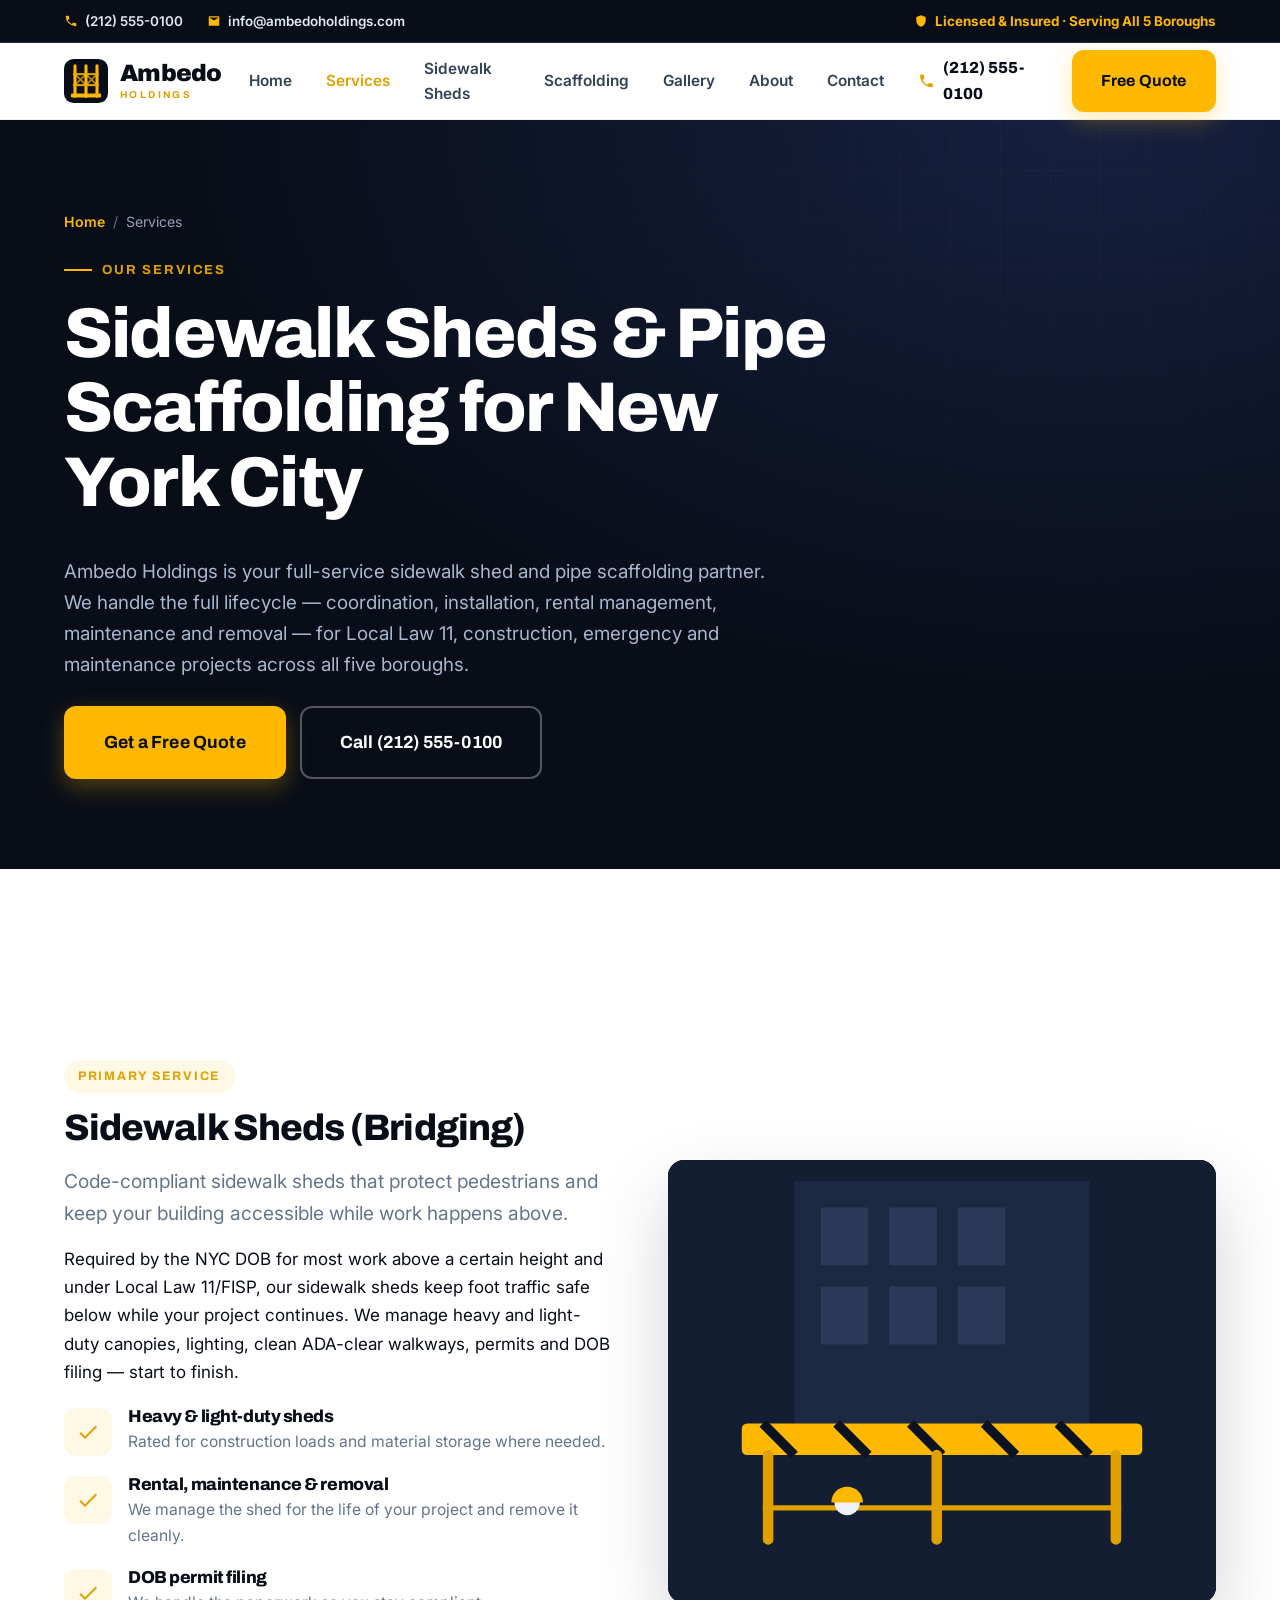
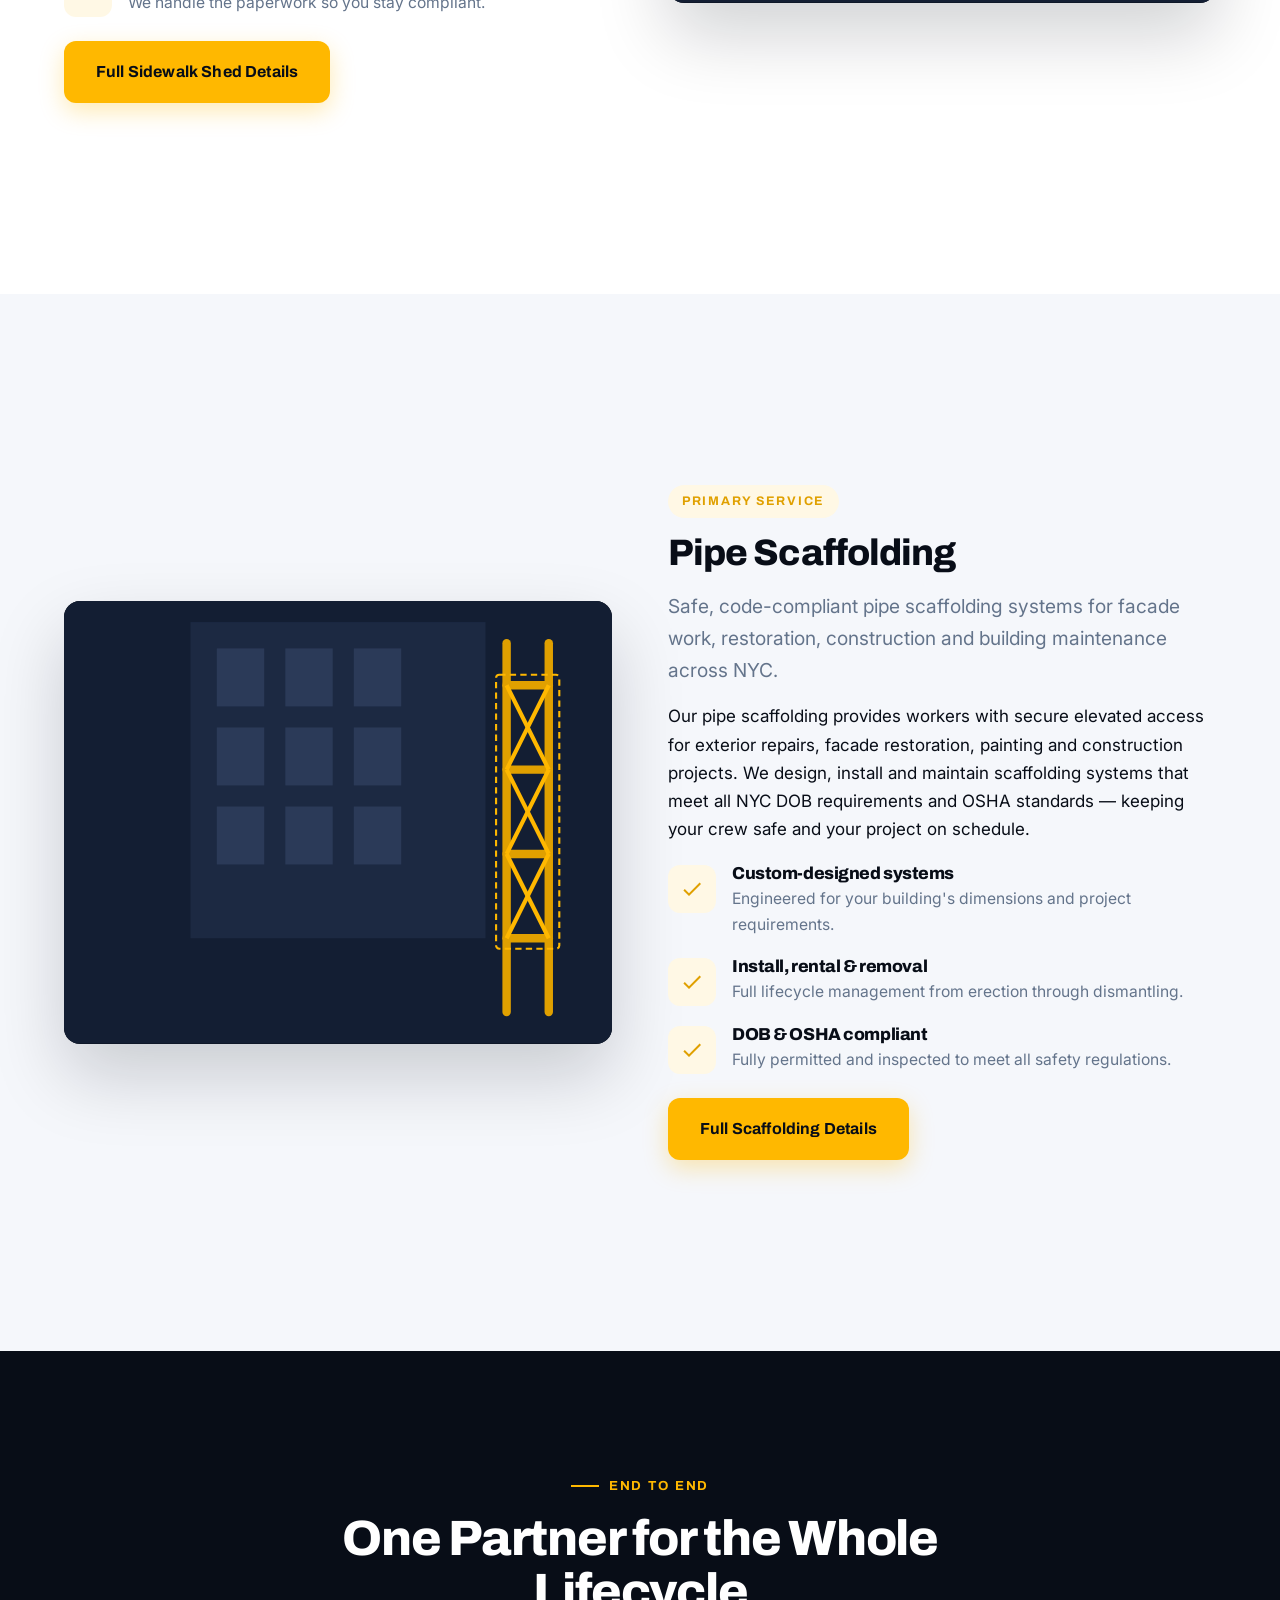
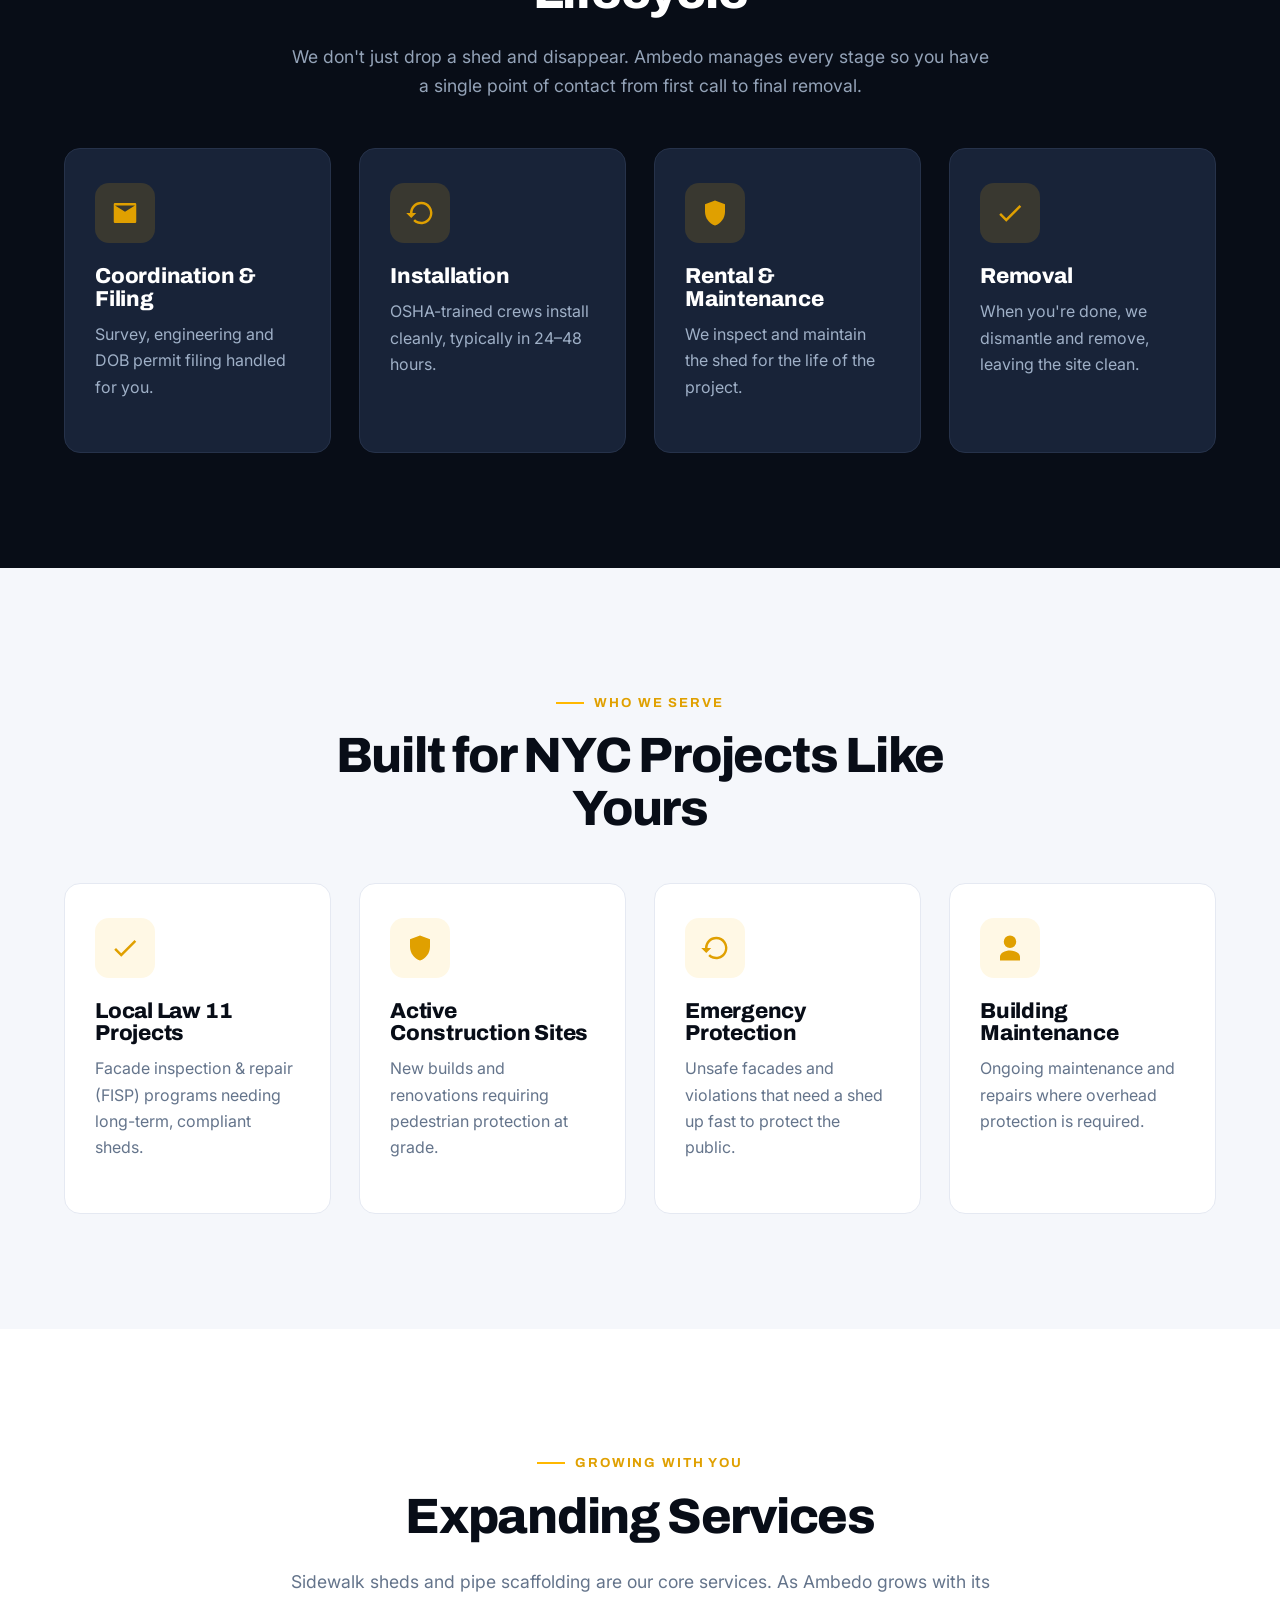
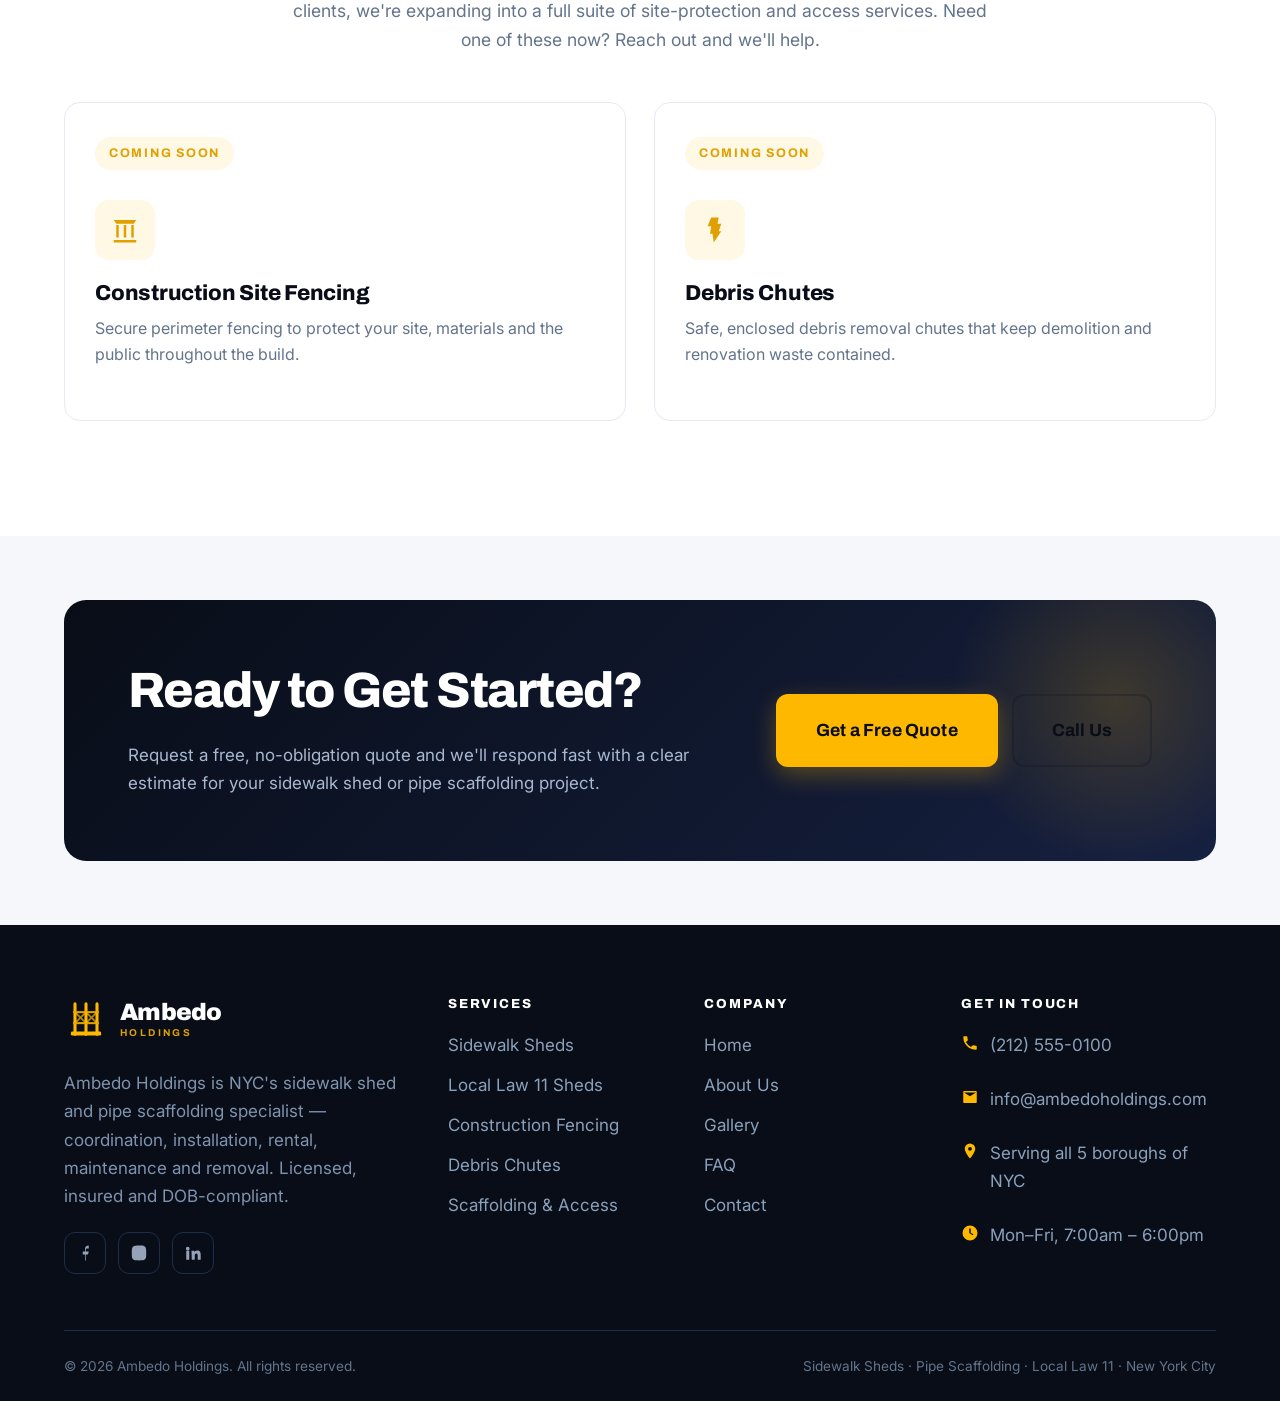
<file: services.html>
<!DOCTYPE html>
<html lang="en">
<head>
  <meta charset="utf-8">
  <meta name="viewport" content="width=device-width, initial-scale=1">
  <title>Sidewalk Sheds &amp; Pipe Scaffolding Services NYC | Ambedo Holdings</title>
  <meta name="description" content="Ambedo Holdings provides sidewalk shed and pipe scaffolding services across NYC — coordination, installation, rental management, maintenance and removal. Local Law 11, construction, emergency &amp; maintenance projects. Full-service sidewalk sheds and pipe scaffolding for all five boroughs.">
  <meta name="keywords" content="sidewalk shed services NYC, pipe scaffolding NYC, sidewalk shed rental, Local Law 11 shed, emergency building protection, construction site fencing, debris chutes, scaffolding NYC, sidewalk shed maintenance">
  <link rel="canonical" href="https://www.ambedoholdings.com/services.html">
  <meta name="robots" content="index, follow, max-image-preview:large">
  <meta name="theme-color" content="#0b1220">

  <meta property="og:type" content="website">
  <meta property="og:site_name" content="Ambedo Holdings">
  <meta property="og:title" content="Sidewalk Sheds &amp; Pipe Scaffolding Services NYC | Ambedo Holdings">
  <meta property="og:description" content="Sidewalk shed and pipe scaffolding install, rental, maintenance &amp; removal across NYC. Full-service site protection for all five boroughs.">
  <meta property="og:url" content="https://www.ambedoholdings.com/services.html">
  <meta property="og:image" content="https://www.ambedoholdings.com/images/og-image.svg">
  <meta name="twitter:card" content="summary_large_image">
  <meta name="twitter:title" content="Sidewalk Sheds &amp; Pipe Scaffolding Services NYC | Ambedo Holdings">
  <meta name="twitter:description" content="Sidewalk shed and pipe scaffolding install, rental, maintenance &amp; removal across NYC.">
  <meta name="twitter:image" content="https://www.ambedoholdings.com/images/og-image.svg">

  <link rel="icon" href="/favicon.svg" type="image/svg+xml">
  <link rel="apple-touch-icon" href="/favicon.svg">
  <link rel="manifest" href="/site.webmanifest">
  <link rel="preconnect" href="https://fonts.googleapis.com">
  <link rel="preconnect" href="https://fonts.gstatic.com" crossorigin>
  <link href="https://fonts.googleapis.com/css2?family=Archivo:wght@600;700;800;900&family=Inter:wght@400;500;600;700&display=swap" rel="stylesheet">
  <link rel="stylesheet" href="/css/styles.css">

  <script type="application/ld+json">
  {
    "@context": "https://schema.org",
    "@type": "BreadcrumbList",
    "itemListElement": [
      { "@type": "ListItem", "position": 1, "name": "Home", "item": "https://www.ambedoholdings.com/" },
      { "@type": "ListItem", "position": 2, "name": "Services", "item": "https://www.ambedoholdings.com/services.html" }
    ]
  }
  </script>
  <script type="application/ld+json">
  {
    "@context": "https://schema.org",
    "@type": "Service",
    "name": "Sidewalk Shed Services",
    "serviceType": "Sidewalk Shed and Pipe Scaffolding installation, rental, maintenance and removal",
    "provider": { "@type": "GeneralContractor", "name": "Ambedo Holdings", "url": "https://www.ambedoholdings.com/", "telephone": "+1-212-555-0100" },
    "areaServed": { "@type": "City", "name": "New York City" },
    "description": "Full-service sidewalk sheds and pipe scaffolding for Local Law 11, construction, emergency protection and building maintenance projects across New York City — coordination, installation, rental management, maintenance and removal."
  }
  </script>
</head>
<body>
  <a class="skip-link" href="#main">Skip to content</a>

  <div class="topbar">
    <div class="container">
      <div class="topbar-left">
        <span><svg viewBox="0 0 24 24"><path d="M6.6 10.8a15.9 15.9 0 0 0 6.6 6.6l2.2-2.2a1 1 0 0 1 1-.25 11.4 11.4 0 0 0 3.6.58 1 1 0 0 1 1 1V20a1 1 0 0 1-1 1A17 17 0 0 1 3 4a1 1 0 0 1 1-1h3.5a1 1 0 0 1 1 1 11.4 11.4 0 0 0 .58 3.6 1 1 0 0 1-.25 1z"/></svg><a href="tel:+12125550100">(212) 555-0100</a></span>
        <span><svg viewBox="0 0 24 24"><path d="M4 4h16a1 1 0 0 1 1 1v14a1 1 0 0 1-1 1H4a1 1 0 0 1-1-1V5a1 1 0 0 1 1-1zm8 7 8-5H4z"/></svg><a href="mailto:info@ambedoholdings.com">info@ambedoholdings.com</a></span>
      </div>
      <span class="topbar-badge"><svg viewBox="0 0 24 24"><path d="M12 2 4 5v6c0 5 3.4 9.7 8 11 4.6-1.3 8-6 8-11V5z"/></svg>Licensed &amp; Insured · Serving All 5 Boroughs</span>
    </div>
  </div>

  <header class="site-header">
    <div class="container nav">
      <a class="brand" href="/" aria-label="Ambedo Holdings home">
        <img class="brand-mark" src="/favicon.svg" alt="" width="42" height="42">
        <span class="brand-text"><span class="brand-name">Ambedo</span><span class="brand-sub">Holdings</span></span>
      </a>
      <nav aria-label="Primary">
        <ul class="nav-links">
          <li><a href="/">Home</a></li>
          <li><a href="/services.html" class="active">Services</a></li>
          <li><a href="/sidewalk-sheds.html">Sidewalk Sheds</a></li>
          <li><a href="/scaffolding.html">Scaffolding</a></li>
          <li><a href="/gallery.html">Gallery</a></li>
          <li><a href="/about.html">About</a></li>
          <li><a href="/contact.html">Contact</a></li>
        </ul>
      </nav>
      <div class="nav-cta">
        <a class="nav-phone" href="tel:+12125550100"><svg viewBox="0 0 24 24"><path d="M6.6 10.8a15.9 15.9 0 0 0 6.6 6.6l2.2-2.2a1 1 0 0 1 1-.25 11.4 11.4 0 0 0 3.6.58 1 1 0 0 1 1 1V20a1 1 0 0 1-1 1A17 17 0 0 1 3 4a1 1 0 0 1 1-1h3.5a1 1 0 0 1 1 1 11.4 11.4 0 0 0 .58 3.6 1 1 0 0 1-.25 1z"/></svg>(212) 555-0100</a>
        <a class="btn" href="/contact.html">Free Quote</a>
      </div>
      <button class="nav-toggle" aria-label="Toggle menu" aria-expanded="false"><span></span></button>
    </div>
  </header>

  <main id="main">
    <section class="page-hero">
      <div class="container">
        <div class="crumbs"><a href="/">Home</a><span>/</span>Services</div>
        <span class="eyebrow">Our Services</span>
        <h1>Sidewalk Sheds &amp; Pipe Scaffolding for New York City</h1>
        <p>Ambedo Holdings is your full-service sidewalk shed and pipe scaffolding partner. We handle the full lifecycle — coordination, installation, rental management, maintenance and removal — for Local Law 11, construction, emergency and maintenance projects across all five boroughs.</p>
        <div class="btn-row" style="margin-top:26px">
          <a class="btn btn--lg" href="/contact.html">Get a Free Quote</a>
          <a class="btn btn--ghost btn--lg" href="tel:+12125550100">Call (212) 555-0100</a>
        </div>
      </div>
    </section>

    <!-- Primary service -->
    <section class="section">
      <div class="container">
        <div class="svc-block" id="sidewalk-sheds">
          <div class="svc-copy reveal">
            <span class="svc-tag">Primary Service</span>
            <h2>Sidewalk Sheds (Bridging)</h2>
            <p class="lead">Code-compliant sidewalk sheds that protect pedestrians and keep your building accessible while work happens above.</p>
            <p>Required by the NYC DOB for most work above a certain height and under Local Law 11/FISP, our sidewalk sheds keep foot traffic safe below while your project continues. We manage heavy and light-duty canopies, lighting, clean ADA-clear walkways, permits and DOB filing — start to finish.</p>
            <ul class="feature-list">
              <li><span class="feature-ic"><svg viewBox="0 0 24 24"><path d="M9 16.2 4.8 12l-1.4 1.4L9 19 21 7l-1.4-1.4z"/></svg></span><div><h4>Heavy &amp; light-duty sheds</h4><p>Rated for construction loads and material storage where needed.</p></div></li>
              <li><span class="feature-ic"><svg viewBox="0 0 24 24"><path d="M9 16.2 4.8 12l-1.4 1.4L9 19 21 7l-1.4-1.4z"/></svg></span><div><h4>Rental, maintenance &amp; removal</h4><p>We manage the shed for the life of your project and remove it cleanly.</p></div></li>
              <li><span class="feature-ic"><svg viewBox="0 0 24 24"><path d="M9 16.2 4.8 12l-1.4 1.4L9 19 21 7l-1.4-1.4z"/></svg></span><div><h4>DOB permit filing</h4><p>We handle the paperwork so you stay compliant.</p></div></li>
            </ul>
            <div class="btn-row" style="margin-top:24px"><a class="btn" href="/sidewalk-sheds.html">Full Sidewalk Shed Details</a></div>
          </div>
          <div class="svc-media reveal">
            <div class="media-panel">
              <svg viewBox="0 0 520 420" xmlns="http://www.w3.org/2000/svg" aria-hidden="true">
                <rect width="520" height="420" fill="#131e33"/>
                <rect x="120" y="20" width="280" height="230" fill="#1c2942"/>
                <g fill="#2b3a58"><rect x="145" y="45" width="45" height="55"/><rect x="210" y="45" width="45" height="55"/><rect x="275" y="45" width="45" height="55"/><rect x="145" y="120" width="45" height="55"/><rect x="210" y="120" width="45" height="55"/><rect x="275" y="120" width="45" height="55"/></g>
                <rect x="70" y="250" width="380" height="30" rx="5" fill="#ffb800"/>
                <g stroke="#0b1220" stroke-width="9"><line x1="90" y1="250" x2="120" y2="280"/><line x1="160" y1="250" x2="190" y2="280"/><line x1="230" y1="250" x2="260" y2="280"/><line x1="300" y1="250" x2="330" y2="280"/><line x1="370" y1="250" x2="400" y2="280"/></g>
                <g stroke="#e0a000" stroke-width="10" stroke-linecap="round"><line x1="95" y1="280" x2="95" y2="360"/><line x1="255" y1="280" x2="255" y2="360"/><line x1="425" y1="280" x2="425" y2="360"/></g>
                <g stroke="#e0a000" stroke-width="5"><line x1="90" y1="330" x2="430" y2="330"/></g>
                <circle cx="170" cy="325" r="12" fill="#eef2f8"/><path d="M155 325a15 15 0 0 1 30 0z" fill="#ffb800"/>
              </svg>
            </div>
          </div>
        </div>
      </div>
    </section>

    <!-- Pipe Scaffolding - Primary service -->
    <section class="section section--mist">
      <div class="container">
        <div class="svc-block" id="pipe-scaffolding">
          <div class="svc-media reveal">
            <div class="media-panel">
              <svg viewBox="0 0 520 420" xmlns="http://www.w3.org/2000/svg" aria-hidden="true">
                <rect width="520" height="420" fill="#131e33"/>
                <rect x="120" y="20" width="280" height="300" fill="#1c2942"/>
                <g fill="#2b3a58"><rect x="145" y="45" width="45" height="55"/><rect x="210" y="45" width="45" height="55"/><rect x="275" y="45" width="45" height="55"/><rect x="145" y="120" width="45" height="55"/><rect x="210" y="120" width="45" height="55"/><rect x="275" y="120" width="45" height="55"/><rect x="145" y="195" width="45" height="55"/><rect x="210" y="195" width="45" height="55"/><rect x="275" y="195" width="45" height="55"/></g>
                <g stroke="#e0a000" stroke-width="8" stroke-linecap="round">
                  <line x1="420" y1="40" x2="420" y2="390"/>
                  <line x1="460" y1="40" x2="460" y2="390"/>
                  <line x1="420" y1="80" x2="460" y2="80"/>
                  <line x1="420" y1="160" x2="460" y2="160"/>
                  <line x1="420" y1="240" x2="460" y2="240"/>
                  <line x1="420" y1="320" x2="460" y2="320"/>
                </g>
                <g stroke="#ffb800" stroke-width="4">
                  <line x1="420" y1="80" x2="460" y2="160"/>
                  <line x1="460" y1="80" x2="420" y2="160"/>
                  <line x1="420" y1="160" x2="460" y2="240"/>
                  <line x1="460" y1="160" x2="420" y2="240"/>
                  <line x1="420" y1="240" x2="460" y2="320"/>
                  <line x1="460" y1="240" x2="420" y2="320"/>
                </g>
                <rect x="410" y="70" width="60" height="260" fill="none" stroke="#ffb800" stroke-width="2" stroke-dasharray="6,4" rx="3"/>
              </svg>
            </div>
          </div>
          <div class="svc-copy reveal">
            <span class="svc-tag">Primary Service</span>
            <h2>Pipe Scaffolding</h2>
            <p class="lead">Safe, code-compliant pipe scaffolding systems for facade work, restoration, construction and building maintenance across NYC.</p>
            <p>Our pipe scaffolding provides workers with secure elevated access for exterior repairs, facade restoration, painting and construction projects. We design, install and maintain scaffolding systems that meet all NYC DOB requirements and OSHA standards — keeping your crew safe and your project on schedule.</p>
            <ul class="feature-list">
              <li><span class="feature-ic"><svg viewBox="0 0 24 24"><path d="M9 16.2 4.8 12l-1.4 1.4L9 19 21 7l-1.4-1.4z"/></svg></span><div><h4>Custom-designed systems</h4><p>Engineered for your building's dimensions and project requirements.</p></div></li>
              <li><span class="feature-ic"><svg viewBox="0 0 24 24"><path d="M9 16.2 4.8 12l-1.4 1.4L9 19 21 7l-1.4-1.4z"/></svg></span><div><h4>Install, rental &amp; removal</h4><p>Full lifecycle management from erection through dismantling.</p></div></li>
              <li><span class="feature-ic"><svg viewBox="0 0 24 24"><path d="M9 16.2 4.8 12l-1.4 1.4L9 19 21 7l-1.4-1.4z"/></svg></span><div><h4>DOB &amp; OSHA compliant</h4><p>Fully permitted and inspected to meet all safety regulations.</p></div></li>
            </ul>
            <div class="btn-row" style="margin-top:24px"><a class="btn" href="/scaffolding.html">Full Scaffolding Details</a></div>
          </div>
        </div>
      </div>
    </section>

    <!-- Lifecycle -->
    <section class="section section--ink">
      <div class="container">
        <div class="section-head center reveal">
          <span class="eyebrow">End to End</span>
          <h2>One Partner for the Whole Lifecycle</h2>
          <p>We don't just drop a shed and disappear. Ambedo manages every stage so you have a single point of contact from first call to final removal.</p>
        </div>
        <div class="grid grid-4">
          <div class="card reveal" style="background:#182338;border-color:#26324a"><div class="card-icon" style="background:rgba(255,184,0,0.14)"><svg viewBox="0 0 24 24"><path d="M4 4h16a1 1 0 0 1 1 1v14a1 1 0 0 1-1 1H4a1 1 0 0 1-1-1V5a1 1 0 0 1 1-1zm8 7 8-5H4z"/></svg></div><h3 style="color:#fff">Coordination &amp; Filing</h3><p style="color:#9fb0c7" class="mb-0">Survey, engineering and DOB permit filing handled for you.</p></div>
          <div class="card reveal" style="background:#182338;border-color:#26324a"><div class="card-icon" style="background:rgba(255,184,0,0.14)"><svg viewBox="0 0 24 24"><path d="M13 3a9 9 0 0 0-9 9H1l4 4 4-4H6a7 7 0 1 1 2 4.9l-1.4 1.5A9 9 0 1 0 13 3z"/></svg></div><h3 style="color:#fff">Installation</h3><p style="color:#9fb0c7" class="mb-0">OSHA-trained crews install cleanly, typically in 24–48 hours.</p></div>
          <div class="card reveal" style="background:#182338;border-color:#26324a"><div class="card-icon" style="background:rgba(255,184,0,0.14)"><svg viewBox="0 0 24 24"><path d="M12 2 4 5v6c0 5 3.4 9.7 8 11 4.6-1.3 8-6 8-11V5z"/></svg></div><h3 style="color:#fff">Rental &amp; Maintenance</h3><p style="color:#9fb0c7" class="mb-0">We inspect and maintain the shed for the life of the project.</p></div>
          <div class="card reveal" style="background:#182338;border-color:#26324a"><div class="card-icon" style="background:rgba(255,184,0,0.14)"><svg viewBox="0 0 24 24"><path d="M9 16.2 4.8 12l-1.4 1.4L9 19 21 7l-1.4-1.4z"/></svg></div><h3 style="color:#fff">Removal</h3><p style="color:#9fb0c7" class="mb-0">When you're done, we dismantle and remove, leaving the site clean.</p></div>
        </div>
      </div>
    </section>

    <!-- Who we serve -->
    <section class="section section--mist">
      <div class="container">
        <div class="section-head center reveal">
          <span class="eyebrow">Who We Serve</span>
          <h2>Built for NYC Projects Like Yours</h2>
        </div>
        <div class="grid grid-4">
          <div class="card reveal"><div class="card-icon"><svg viewBox="0 0 24 24"><path d="M9 16.2 4.8 12l-1.4 1.4L9 19 21 7l-1.4-1.4z"/></svg></div><h3>Local Law 11 Projects</h3><p class="mb-0">Facade inspection &amp; repair (FISP) programs needing long-term, compliant sheds.</p></div>
          <div class="card reveal"><div class="card-icon"><svg viewBox="0 0 24 24"><path d="M12 2 4 5v6c0 5 3.4 9.7 8 11 4.6-1.3 8-6 8-11V5z"/></svg></div><h3>Active Construction Sites</h3><p class="mb-0">New builds and renovations requiring pedestrian protection at grade.</p></div>
          <div class="card reveal"><div class="card-icon"><svg viewBox="0 0 24 24"><path d="M13 3a9 9 0 0 0-9 9H1l4 4 4-4H6a7 7 0 1 1 2 4.9l-1.4 1.5A9 9 0 1 0 13 3z"/></svg></div><h3>Emergency Protection</h3><p class="mb-0">Unsafe facades and violations that need a shed up fast to protect the public.</p></div>
          <div class="card reveal"><div class="card-icon"><svg viewBox="0 0 24 24"><path d="M12 12a5 5 0 1 0-5-5 5 5 0 0 0 5 5zm0 2c-4 0-8 2-8 5v3h16v-3c0-3-4-5-8-5z"/></svg></div><h3>Building Maintenance</h3><p class="mb-0">Ongoing maintenance and repairs where overhead protection is required.</p></div>
        </div>
      </div>
    </section>

    <!-- Expanding services -->
    <section class="section" id="expanding">
      <div class="container">
        <div class="section-head center reveal">
          <span class="eyebrow">Growing With You</span>
          <h2>Expanding Services</h2>
          <p>Sidewalk sheds and pipe scaffolding are our core services. As Ambedo grows with its clients, we're expanding into a full suite of site-protection and access services. Need one of these now? Reach out and we'll help.</p>
        </div>
        <div class="grid grid-2">
          <div class="card reveal">
            <span class="svc-tag">Coming Soon</span>
            <div class="card-icon" style="margin-top:14px"><svg viewBox="0 0 24 24"><path d="M3 20h18v2H3zM5 8h2v10H5zM11 8h2v10h-2zM17 8h2v10h-2zM3 4h18l-2 3H5z"/></svg></div>
            <h3>Construction Site Fencing</h3>
            <p class="mb-0">Secure perimeter fencing to protect your site, materials and the public throughout the build.</p>
          </div>
          <div class="card reveal">
            <span class="svc-tag">Coming Soon</span>
            <div class="card-icon" style="margin-top:14px"><svg viewBox="0 0 24 24"><path d="M9 2h6l-1 5h3l-2 6h2l-6 9-1-7H8l1-6H6z"/></svg></div>
            <h3>Debris Chutes</h3>
            <p class="mb-0">Safe, enclosed debris removal chutes that keep demolition and renovation waste contained.</p>
          </div>
        </div>
      </div>
    </section>

    <!-- CTA -->
    <section class="section section--mist section--tight">
      <div class="container">
        <div class="cta-band reveal">
          <div>
            <h2>Ready to Get Started?</h2>
            <p>Request a free, no-obligation quote and we'll respond fast with a clear estimate for your sidewalk shed or pipe scaffolding project.</p>
          </div>
          <div class="btn-row">
            <a class="btn btn--lg" href="/contact.html">Get a Free Quote</a>
            <a class="btn btn--ghost btn--lg" href="tel:+12125550100" style="border-color:rgba(11,18,32,0.25);color:var(--ink)">Call Us</a>
          </div>
        </div>
      </div>
    </section>
  </main>

  <footer class="site-footer">
    <div class="container">
      <div class="footer-grid">
        <div class="footer-brand">
          <a class="brand" href="/" aria-label="Ambedo Holdings home">
            <img class="brand-mark" src="/favicon.svg" alt="" width="42" height="42">
            <span class="brand-text"><span class="brand-name">Ambedo</span><span class="brand-sub">Holdings</span></span>
          </a>
          <p>Ambedo Holdings is NYC's sidewalk shed and pipe scaffolding specialist — coordination, installation, rental, maintenance and removal. Licensed, insured and DOB-compliant.</p>
          <div class="social">
            <a href="#" aria-label="Facebook"><svg viewBox="0 0 24 24"><path d="M13 22v-8h3l1-4h-4V8c0-1.1.3-2 2-2h2V2.1C18.7 2 17.5 2 16.5 2 13.9 2 12 3.6 12 6.7V10H9v4h3v8z"/></svg></a>
            <a href="#" aria-label="Instagram"><svg viewBox="0 0 24 24"><path d="M12 2c2.7 0 3 0 4.1.1 1 0 1.7.2 2.3.4.6.3 1.1.6 1.6 1.1s.8 1 1.1 1.6c.2.6.4 1.3.4 2.3C21.6 8.7 21.6 9 21.6 12s0 3.3-.1 4.4c0 1-.2 1.7-.4 2.3a4.6 4.6 0 0 1-2.7 2.7c-.6.2-1.3.4-2.3.4-1.1.1-1.4.1-4.1.1s-3-.1-4.1-.1c-1 0-1.7-.2-2.3-.4a4.6 4.6 0 0 1-2.7-2.7c-.2-.6-.4-1.3-.4-2.3C2.4 15.3 2.4 15 2.4 12s0-3.3.1-4.4c0-1 .2-1.7.4-2.3A4.6 4.6 0 0 1 5.6 2.6c.6-.2 1.3-.4 2.3-.4C9 2 9.3 2 12 2z"/></svg></a>
            <a href="#" aria-label="LinkedIn"><svg viewBox="0 0 24 24"><path d="M4.98 3.5a2.5 2.5 0 1 1 0 5 2.5 2.5 0 0 1 0-5zM3 9h4v12H3zM10 9h3.8v1.7h.05c.53-1 1.8-2 3.7-2 4 0 4.7 2.6 4.7 6V21h-4v-5.3c0-1.3 0-3-1.8-3s-2.1 1.4-2.1 2.9V21h-4z"/></svg></a>
          </div>
        </div>
        <div class="footer-col">
          <h4>Services</h4>
          <ul>
            <li><a href="/sidewalk-sheds.html">Sidewalk Sheds</a></li>
            <li><a href="/sidewalk-sheds.html#who-we-serve">Local Law 11 Sheds</a></li>
            <li><a href="/services.html#expanding">Construction Fencing</a></li>
            <li><a href="/services.html#expanding">Debris Chutes</a></li>
            <li><a href="/scaffolding.html">Scaffolding &amp; Access</a></li>
          </ul>
        </div>
        <div class="footer-col">
          <h4>Company</h4>
          <ul>
            <li><a href="/">Home</a></li>
            <li><a href="/about.html">About Us</a></li>
            <li><a href="/gallery.html">Gallery</a></li>
            <li><a href="/faq.html">FAQ</a></li>
            <li><a href="/contact.html">Contact</a></li>
          </ul>
        </div>
        <div class="footer-col">
          <h4>Get in Touch</h4>
          <ul class="footer-contact">
            <li><svg viewBox="0 0 24 24"><path d="M6.6 10.8a15.9 15.9 0 0 0 6.6 6.6l2.2-2.2a1 1 0 0 1 1-.25 11.4 11.4 0 0 0 3.6.58 1 1 0 0 1 1 1V20a1 1 0 0 1-1 1A17 17 0 0 1 3 4a1 1 0 0 1 1-1h3.5a1 1 0 0 1 1 1 11.4 11.4 0 0 0 .58 3.6 1 1 0 0 1-.25 1z"/></svg><a href="tel:+12125550100">(212) 555-0100</a></li>
            <li><svg viewBox="0 0 24 24"><path d="M4 4h16a1 1 0 0 1 1 1v14a1 1 0 0 1-1 1H4a1 1 0 0 1-1-1V5a1 1 0 0 1 1-1zm8 7 8-5H4z"/></svg><a href="mailto:info@ambedoholdings.com">info@ambedoholdings.com</a></li>
            <li><svg viewBox="0 0 24 24"><path d="M12 2a7 7 0 0 0-7 7c0 5 7 13 7 13s7-8 7-13a7 7 0 0 0-7-7zm0 9.5A2.5 2.5 0 1 1 12 6.5a2.5 2.5 0 0 1 0 5z"/></svg><span>Serving all 5 boroughs of NYC</span></li>
            <li><svg viewBox="0 0 24 24"><path d="M11.99 2a10 10 0 1 0 0 20 10 10 0 0 0 0-20zM13 11.6l3.5 2-.8 1.3L11 12V6h2z"/></svg><span>Mon–Fri, 7:00am – 6:00pm</span></li>
          </ul>
        </div>
      </div>
      <div class="footer-bottom">
        <span>© <span id="year">2026</span> Ambedo Holdings. All rights reserved.</span>
        <span>Sidewalk Sheds · Pipe Scaffolding · Local Law 11 · New York City</span>
      </div>
    </div>
  </footer>

  <script src="/js/main.js" defer></script>
</body>
</html>
</file>
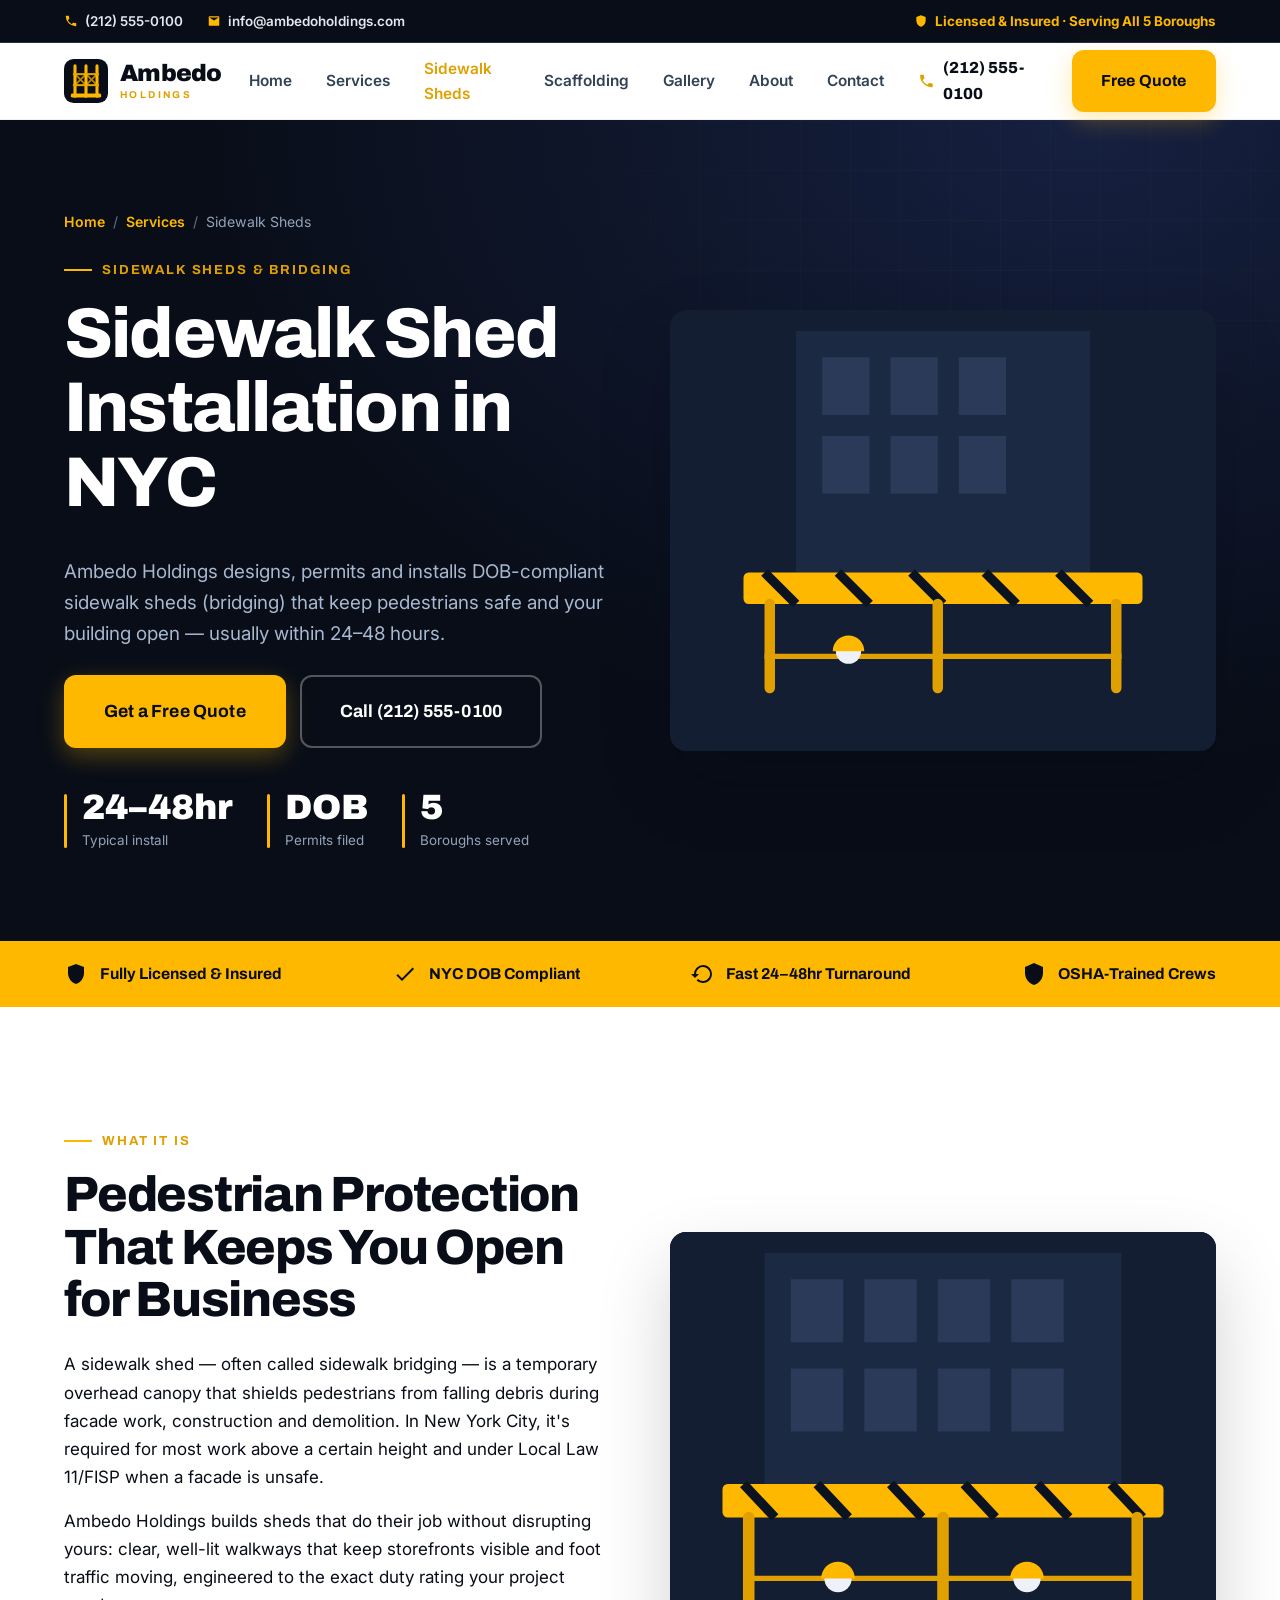
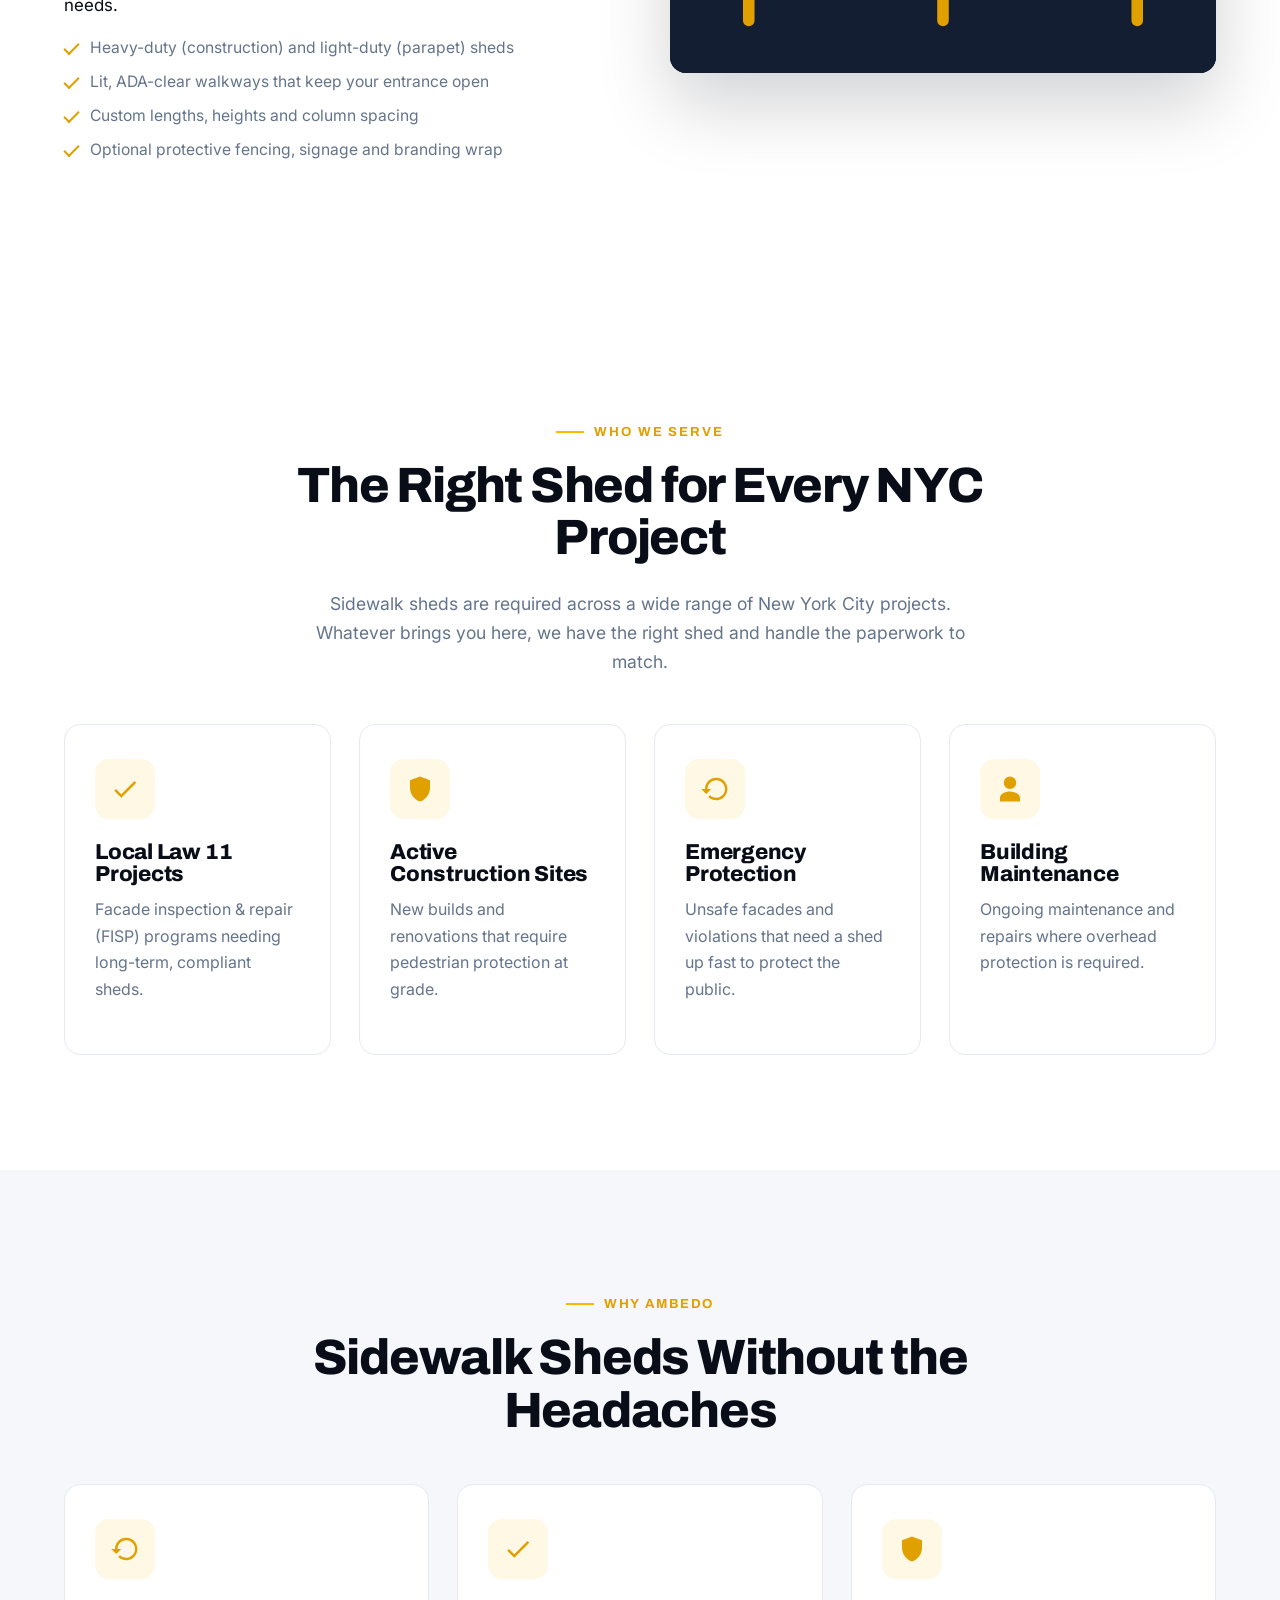
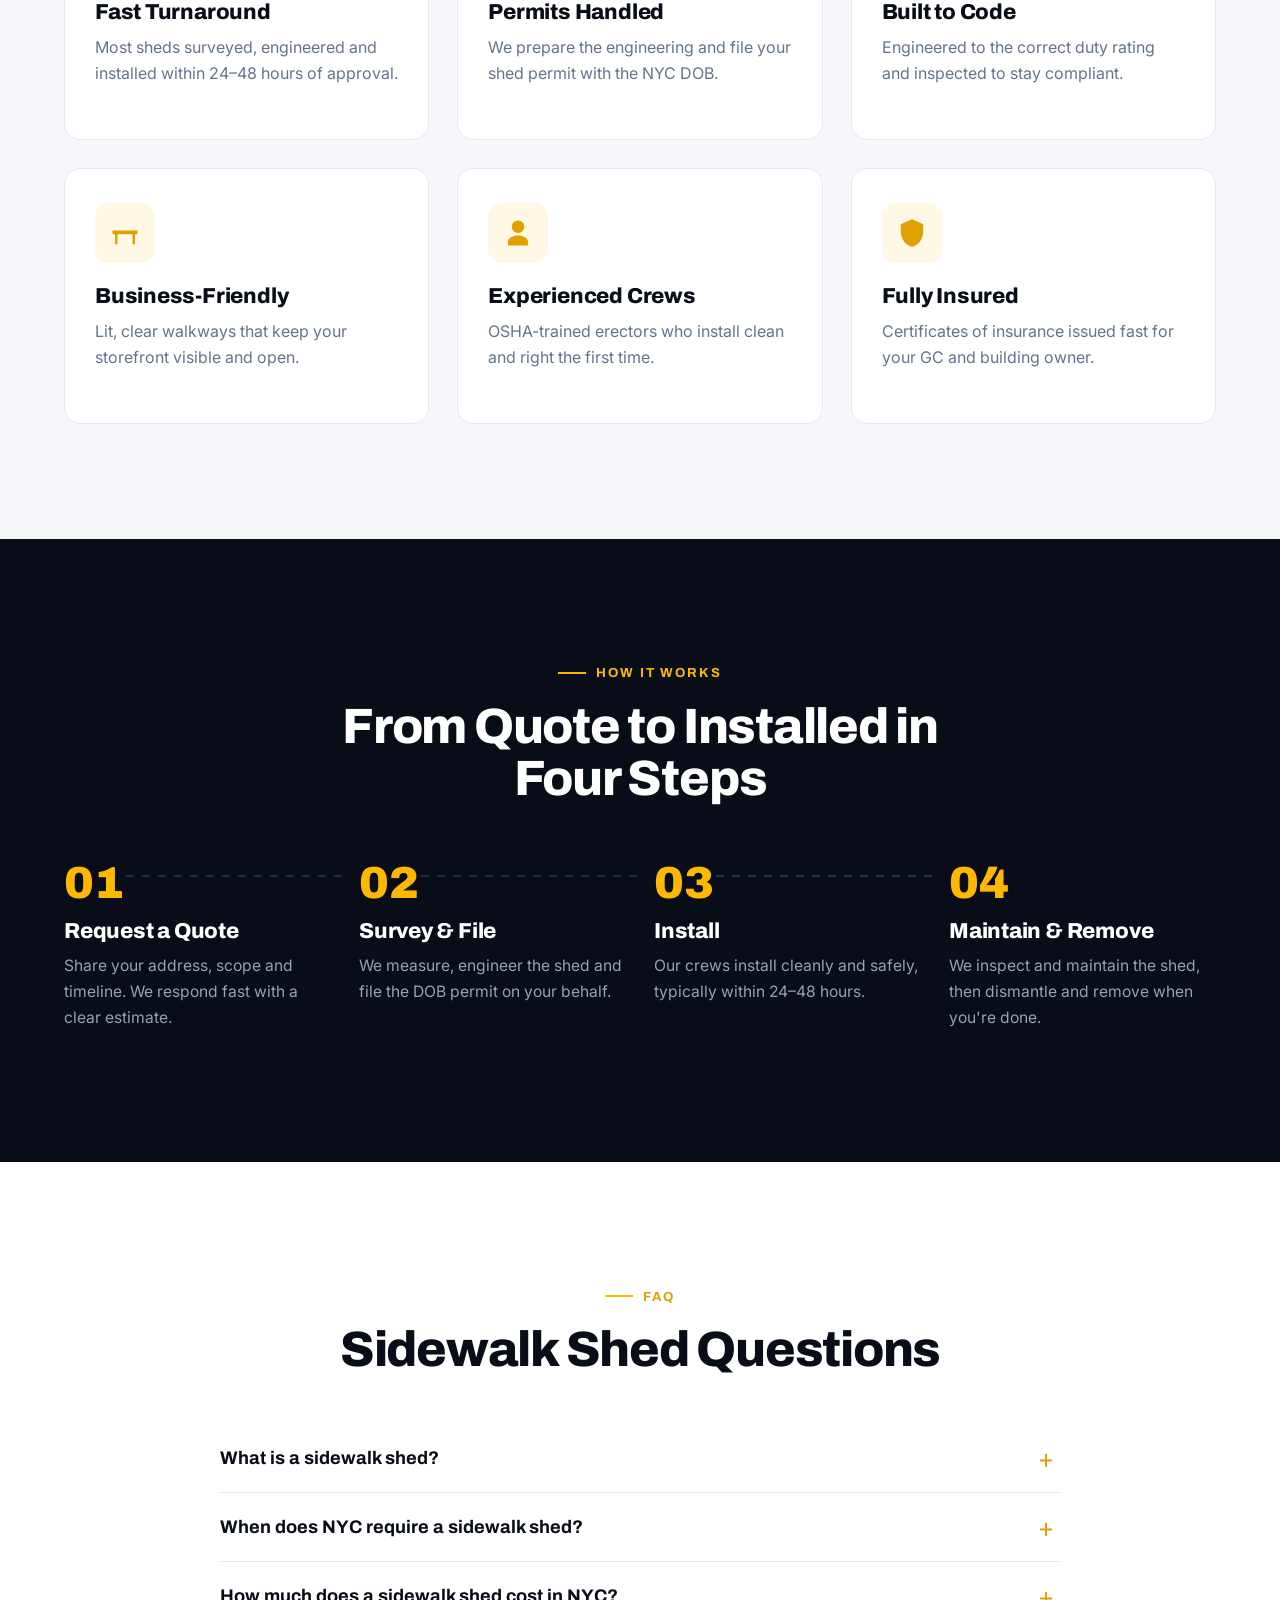
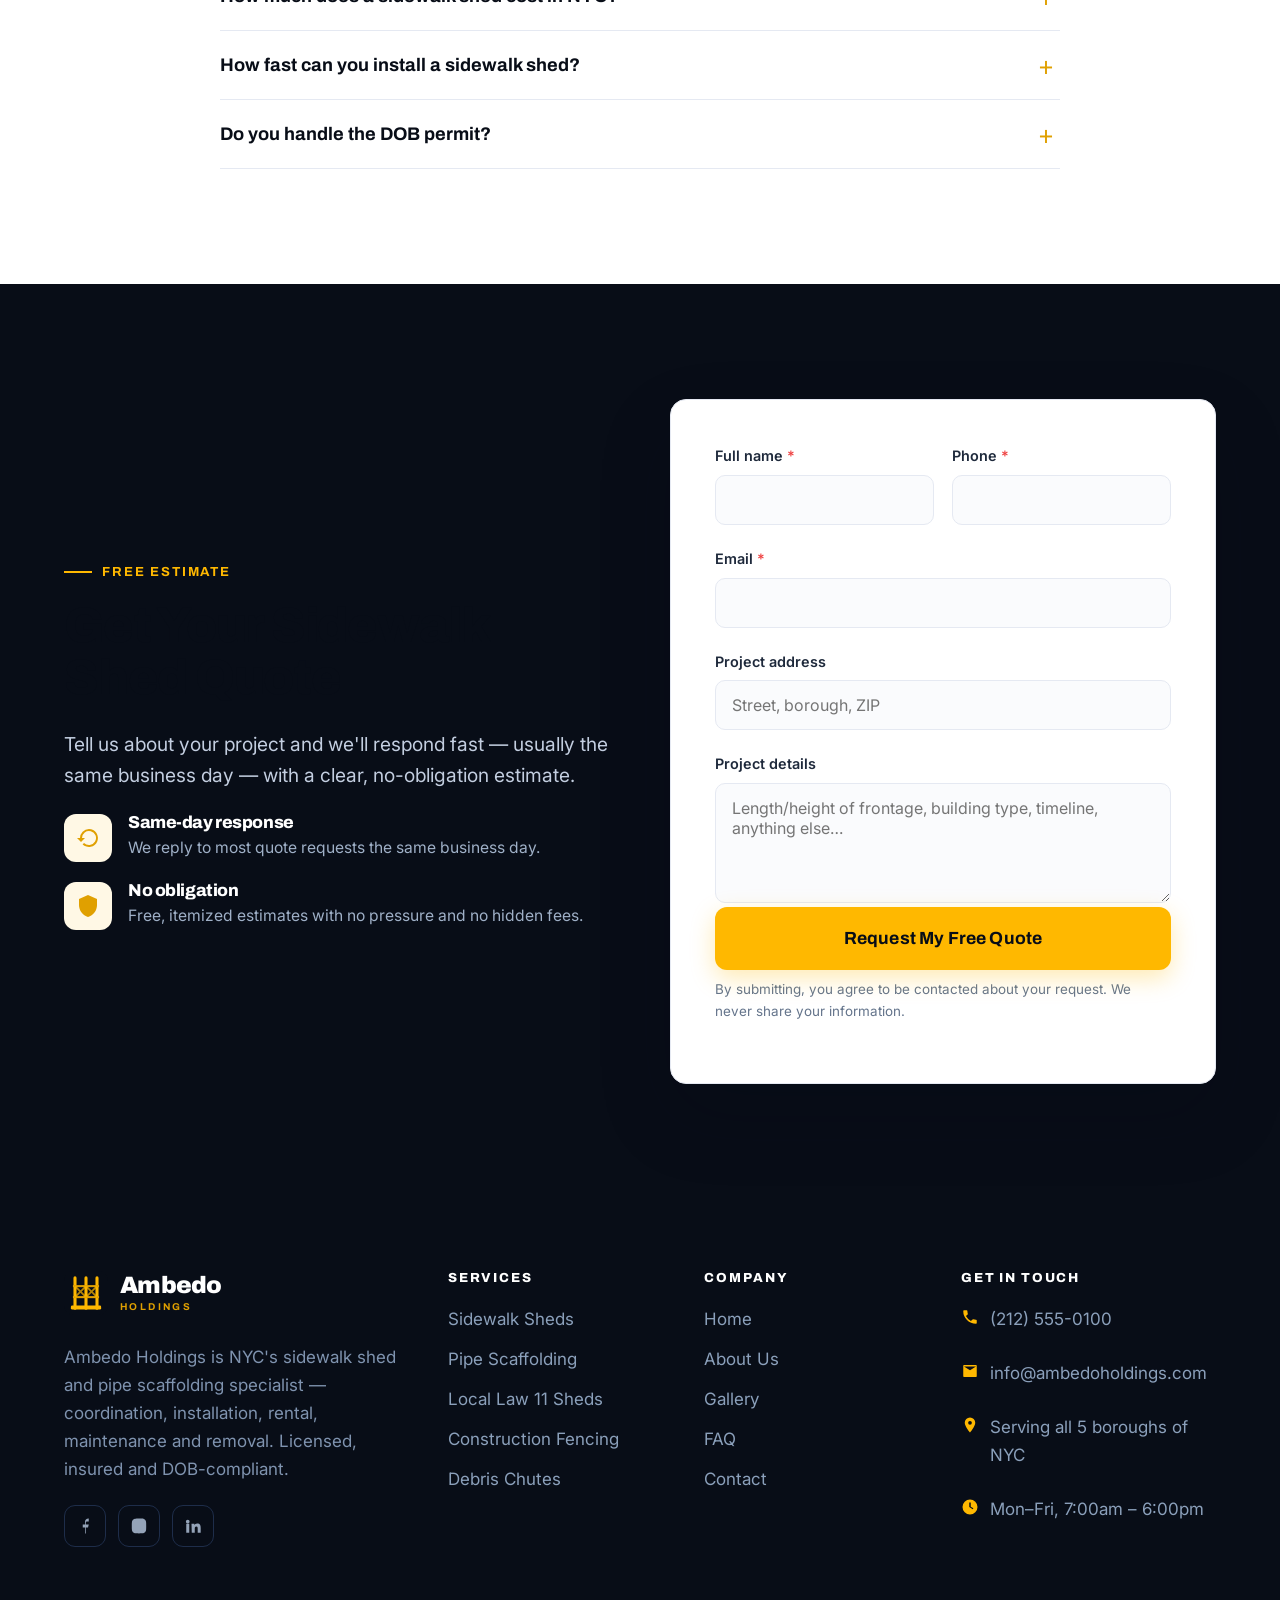
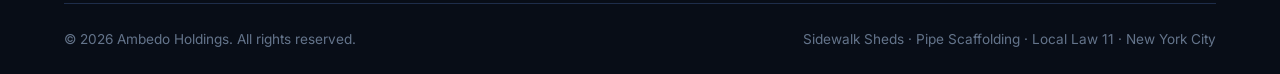
<file: sidewalk-sheds.html>
<!DOCTYPE html>
<html lang="en">
<head>
  <meta charset="utf-8">
  <meta name="viewport" content="width=device-width, initial-scale=1">
  <title>Sidewalk Shed Installation NYC | Sidewalk Bridging | Ambedo Holdings</title>
  <meta name="description" content="NYC sidewalk shed installation &amp; rental. Ambedo Holdings builds DOB-compliant sidewalk sheds (bridging) fast — heavy &amp; light-duty, lit, ADA-clear. Permit filing included. Get a free quote.">
  <meta name="keywords" content="sidewalk shed NYC, sidewalk shed installation, sidewalk shed rental New York, sidewalk bridging, DOB sidewalk shed, pedestrian protection NYC, sidewalk shed cost">
  <link rel="canonical" href="https://www.ambedoholdings.com/sidewalk-sheds.html">
  <meta name="robots" content="index, follow, max-image-preview:large">
  <meta name="theme-color" content="#0b1220">
  <meta name="geo.region" content="US-NY">
  <meta name="geo.placename" content="New York City">

  <meta property="og:type" content="website">
  <meta property="og:site_name" content="Ambedo Holdings">
  <meta property="og:title" content="Sidewalk Shed Installation NYC | Sidewalk Bridging | Ambedo Holdings">
  <meta property="og:description" content="DOB-compliant sidewalk sheds (bridging) installed fast across NYC. Permit filing included. Free quotes.">
  <meta property="og:url" content="https://www.ambedoholdings.com/sidewalk-sheds.html">
  <meta property="og:image" content="https://www.ambedoholdings.com/images/og-image.svg">
  <meta name="twitter:card" content="summary_large_image">
  <meta name="twitter:title" content="Sidewalk Shed Installation NYC | Ambedo Holdings">
  <meta name="twitter:description" content="DOB-compliant sidewalk sheds (bridging) installed fast across NYC. Permit filing included.">
  <meta name="twitter:image" content="https://www.ambedoholdings.com/images/og-image.svg">

  <link rel="icon" href="/favicon.svg" type="image/svg+xml">
  <link rel="apple-touch-icon" href="/favicon.svg">
  <link rel="manifest" href="/site.webmanifest">
  <link rel="preconnect" href="https://fonts.googleapis.com">
  <link rel="preconnect" href="https://fonts.gstatic.com" crossorigin>
  <link href="https://fonts.googleapis.com/css2?family=Archivo:wght@600;700;800;900&family=Inter:wght@400;500;600;700&display=swap" rel="stylesheet">
  <link rel="stylesheet" href="/css/styles.css">

  <script type="application/ld+json">
  {
    "@context": "https://schema.org",
    "@type": "BreadcrumbList",
    "itemListElement": [
      { "@type": "ListItem", "position": 1, "name": "Home", "item": "https://www.ambedoholdings.com/" },
      { "@type": "ListItem", "position": 2, "name": "Services", "item": "https://www.ambedoholdings.com/services.html" },
      { "@type": "ListItem", "position": 3, "name": "Sidewalk Sheds", "item": "https://www.ambedoholdings.com/sidewalk-sheds.html" }
    ]
  }
  </script>
  <script type="application/ld+json">
  {
    "@context": "https://schema.org",
    "@type": "Service",
    "name": "Sidewalk Shed Installation & Rental",
    "serviceType": "Sidewalk Shed (Sidewalk Bridging)",
    "provider": { "@type": "GeneralContractor", "name": "Ambedo Holdings", "url": "https://www.ambedoholdings.com/", "telephone": "+1-212-555-0100" },
    "areaServed": { "@type": "City", "name": "New York City" },
    "description": "DOB-compliant sidewalk shed (bridging) design, permit filing, installation, maintenance and removal for construction, restoration and demolition projects across NYC."
  }
  </script>
  <script type="application/ld+json">
  {
    "@context": "https://schema.org",
    "@type": "FAQPage",
    "mainEntity": [
      { "@type": "Question", "name": "What is a sidewalk shed?", "acceptedAnswer": { "@type": "Answer", "text": "A sidewalk shed (also called sidewalk bridging) is a temporary overhead structure that protects pedestrians on the sidewalk from falling debris while construction, facade repair or demolition happens above. It has a decked roof, supporting posts and a clear, often lit walkway underneath." } },
      { "@type": "Question", "name": "When does NYC require a sidewalk shed?", "acceptedAnswer": { "@type": "Answer", "text": "NYC generally requires a sidewalk shed whenever construction, demolition or facade work occurs on a building over a certain height, or when a facade is deemed unsafe under Local Law 11/FISP. We help you confirm the requirement for your specific project and file with the DOB." } },
      { "@type": "Question", "name": "How much does a sidewalk shed cost in NYC?", "acceptedAnswer": { "@type": "Answer", "text": "Sidewalk shed cost depends on length, height, duty rating and how long it stays up. Ambedo Holdings provides free, itemized quotes with no hidden fees so you know exactly what you're paying." } },
      { "@type": "Question", "name": "How fast can Ambedo Holdings install a sidewalk shed?", "acceptedAnswer": { "@type": "Answer", "text": "Most standard sidewalk sheds are surveyed, engineered and installed within 24 to 48 hours of approval. We schedule larger or specialty sheds around your project timeline." } },
      { "@type": "Question", "name": "Do you handle the DOB permit for the sidewalk shed?", "acceptedAnswer": { "@type": "Answer", "text": "Yes. We prepare the required engineering and file the sidewalk shed permit with the NYC Department of Buildings on your behalf, so your project stays fully compliant." } }
    ]
  }
  </script>
</head>
<body>
  <a class="skip-link" href="#main">Skip to content</a>

  <div class="topbar">
    <div class="container">
      <div class="topbar-left">
        <span><svg viewBox="0 0 24 24"><path d="M6.6 10.8a15.9 15.9 0 0 0 6.6 6.6l2.2-2.2a1 1 0 0 1 1-.25 11.4 11.4 0 0 0 3.6.58 1 1 0 0 1 1 1V20a1 1 0 0 1-1 1A17 17 0 0 1 3 4a1 1 0 0 1 1-1h3.5a1 1 0 0 1 1 1 11.4 11.4 0 0 0 .58 3.6 1 1 0 0 1-.25 1z"/></svg><a href="tel:+12125550100">(212) 555-0100</a></span>
        <span><svg viewBox="0 0 24 24"><path d="M4 4h16a1 1 0 0 1 1 1v14a1 1 0 0 1-1 1H4a1 1 0 0 1-1-1V5a1 1 0 0 1 1-1zm8 7 8-5H4z"/></svg><a href="mailto:info@ambedoholdings.com">info@ambedoholdings.com</a></span>
      </div>
      <span class="topbar-badge"><svg viewBox="0 0 24 24"><path d="M12 2 4 5v6c0 5 3.4 9.7 8 11 4.6-1.3 8-6 8-11V5z"/></svg>Licensed &amp; Insured · Serving All 5 Boroughs</span>
    </div>
  </div>

  <header class="site-header">
    <div class="container nav">
      <a class="brand" href="/" aria-label="Ambedo Holdings home">
        <img class="brand-mark" src="/favicon.svg" alt="" width="42" height="42">
        <span class="brand-text"><span class="brand-name">Ambedo</span><span class="brand-sub">Holdings</span></span>
      </a>
      <nav aria-label="Primary">
        <ul class="nav-links">
          <li><a href="/">Home</a></li>
          <li><a href="/services.html">Services</a></li>
          <li><a href="/sidewalk-sheds.html" class="active">Sidewalk Sheds</a></li>
          <li><a href="/scaffolding.html">Scaffolding</a></li>
          <li><a href="/gallery.html">Gallery</a></li>
          <li><a href="/about.html">About</a></li>
          <li><a href="/contact.html">Contact</a></li>
        </ul>
      </nav>
      <div class="nav-cta">
        <a class="nav-phone" href="tel:+12125550100"><svg viewBox="0 0 24 24"><path d="M6.6 10.8a15.9 15.9 0 0 0 6.6 6.6l2.2-2.2a1 1 0 0 1 1-.25 11.4 11.4 0 0 0 3.6.58 1 1 0 0 1 1 1V20a1 1 0 0 1-1 1A17 17 0 0 1 3 4a1 1 0 0 1 1-1h3.5a1 1 0 0 1 1 1 11.4 11.4 0 0 0 .58 3.6 1 1 0 0 1-.25 1z"/></svg>(212) 555-0100</a>
        <a class="btn" href="#quote-form">Free Quote</a>
      </div>
      <button class="nav-toggle" aria-label="Toggle menu" aria-expanded="false"><span></span></button>
    </div>
  </header>

  <main id="main">
    <section class="page-hero">
      <div class="container split" style="align-items:center">
        <div>
          <div class="crumbs"><a href="/">Home</a><span>/</span><a href="/services.html">Services</a><span>/</span>Sidewalk Sheds</div>
          <span class="eyebrow">Sidewalk Sheds &amp; Bridging</span>
          <h1>Sidewalk Shed Installation in NYC</h1>
          <p>Ambedo Holdings designs, permits and installs DOB-compliant sidewalk sheds (bridging) that keep pedestrians safe and your building open — usually within 24–48 hours.</p>
          <div class="btn-row" style="margin-top:26px">
            <a class="btn btn--lg" href="#quote-form">Get a Free Quote</a>
            <a class="btn btn--ghost btn--lg" href="tel:+12125550100">Call (212) 555-0100</a>
          </div>
          <div class="hero-stats">
            <div class="hero-stat"><strong>24–48hr</strong><span>Typical install</span></div>
            <div class="hero-stat"><strong>DOB</strong><span>Permits filed</span></div>
            <div class="hero-stat"><strong>5</strong><span>Boroughs served</span></div>
          </div>
        </div>
        <div class="hero-visual" aria-hidden="true">
          <div class="media-panel">
            <svg viewBox="0 0 520 420" xmlns="http://www.w3.org/2000/svg">
              <rect width="520" height="420" fill="#131e33"/>
              <rect x="120" y="20" width="280" height="230" fill="#1c2942"/>
              <g fill="#2b3a58"><rect x="145" y="45" width="45" height="55"/><rect x="210" y="45" width="45" height="55"/><rect x="275" y="45" width="45" height="55"/><rect x="145" y="120" width="45" height="55"/><rect x="210" y="120" width="45" height="55"/><rect x="275" y="120" width="45" height="55"/></g>
              <rect x="70" y="250" width="380" height="30" rx="5" fill="#ffb800"/>
              <g stroke="#0b1220" stroke-width="9"><line x1="90" y1="250" x2="120" y2="280"/><line x1="160" y1="250" x2="190" y2="280"/><line x1="230" y1="250" x2="260" y2="280"/><line x1="300" y1="250" x2="330" y2="280"/><line x1="370" y1="250" x2="400" y2="280"/></g>
              <g stroke="#e0a000" stroke-width="10" stroke-linecap="round"><line x1="95" y1="280" x2="95" y2="360"/><line x1="255" y1="280" x2="255" y2="360"/><line x1="425" y1="280" x2="425" y2="360"/></g>
              <g stroke="#e0a000" stroke-width="5"><line x1="90" y1="330" x2="430" y2="330"/></g>
              <circle cx="170" cy="325" r="12" fill="#eef2f8"/><path d="M155 325a15 15 0 0 1 30 0z" fill="#ffb800"/>
            </svg>
          </div>
        </div>
      </div>
    </section>

    <div class="trustbar">
      <div class="container">
        <span class="trust-item"><svg viewBox="0 0 24 24"><path d="M12 2 4 5v6c0 5 3.4 9.7 8 11 4.6-1.3 8-6 8-11V5z"/></svg>Fully Licensed &amp; Insured</span>
        <span class="trust-item"><svg viewBox="0 0 24 24"><path d="M9 16.2 4.8 12l-1.4 1.4L9 19 21 7l-1.4-1.4z"/></svg>NYC DOB Compliant</span>
        <span class="trust-item"><svg viewBox="0 0 24 24"><path d="M13 3a9 9 0 0 0-9 9H1l4 4 4-4H6a7 7 0 1 1 2 4.9l-1.4 1.5A9 9 0 1 0 13 3z"/></svg>Fast 24–48hr Turnaround</span>
        <span class="trust-item"><svg viewBox="0 0 24 24"><path d="M12 1 3 5v6c0 5.6 3.8 10.7 9 12 5.2-1.3 9-6.4 9-12V5z"/></svg>OSHA-Trained Crews</span>
      </div>
    </div>

    <section class="section">
      <div class="container split">
        <div class="split-copy reveal">
          <span class="eyebrow">What It Is</span>
          <h2>Pedestrian Protection That Keeps You Open for Business</h2>
          <p>A sidewalk shed — often called sidewalk bridging — is a temporary overhead canopy that shields pedestrians from falling debris during facade work, construction and demolition. In New York City, it's required for most work above a certain height and under Local Law 11/FISP when a facade is unsafe.</p>
          <p>Ambedo Holdings builds sheds that do their job without disrupting yours: clear, well-lit walkways that keep storefronts visible and foot traffic moving, engineered to the exact duty rating your project needs.</p>
          <ul class="card-list">
            <li>Heavy-duty (construction) and light-duty (parapet) sheds</li>
            <li>Lit, ADA-clear walkways that keep your entrance open</li>
            <li>Custom lengths, heights and column spacing</li>
            <li>Optional protective fencing, signage and branding wrap</li>
          </ul>
        </div>
        <div class="split-media reveal">
          <div class="media-panel">
            <svg viewBox="0 0 520 420" xmlns="http://www.w3.org/2000/svg" aria-hidden="true">
              <rect width="520" height="420" fill="#131e33"/>
              <rect x="90" y="20" width="340" height="220" fill="#1c2942"/>
              <g fill="#2b3a58"><rect x="115" y="45" width="50" height="60"/><rect x="185" y="45" width="50" height="60"/><rect x="255" y="45" width="50" height="60"/><rect x="325" y="45" width="50" height="60"/><rect x="115" y="130" width="50" height="60"/><rect x="185" y="130" width="50" height="60"/><rect x="255" y="130" width="50" height="60"/><rect x="325" y="130" width="50" height="60"/></g>
              <rect x="50" y="240" width="420" height="32" rx="5" fill="#ffb800"/>
              <g stroke="#0b1220" stroke-width="9"><line x1="70" y1="240" x2="100" y2="272"/><line x1="140" y1="240" x2="170" y2="272"/><line x1="210" y1="240" x2="240" y2="272"/><line x1="280" y1="240" x2="310" y2="272"/><line x1="350" y1="240" x2="380" y2="272"/><line x1="420" y1="240" x2="450" y2="272"/></g>
              <g stroke="#e0a000" stroke-width="11" stroke-linecap="round"><line x1="75" y1="272" x2="75" y2="370"/><line x1="260" y1="272" x2="260" y2="370"/><line x1="445" y1="272" x2="445" y2="370"/></g>
              <g stroke="#e0a000" stroke-width="5"><line x1="70" y1="330" x2="450" y2="330"/></g>
              <circle cx="160" cy="330" r="13" fill="#eef2f8"/><path d="M144 330a16 16 0 0 1 32 0z" fill="#ffb800"/>
              <circle cx="340" cy="330" r="13" fill="#eef2f8"/><path d="M324 330a16 16 0 0 1 32 0z" fill="#ffb800"/>
            </svg>
          </div>
        </div>
      </div>
    </section>

    <section class="section" id="who-we-serve">
      <div class="container">
        <div class="section-head center reveal">
          <span class="eyebrow">Who We Serve</span>
          <h2>The Right Shed for Every NYC Project</h2>
          <p>Sidewalk sheds are required across a wide range of New York City projects. Whatever brings you here, we have the right shed and handle the paperwork to match.</p>
        </div>
        <div class="grid grid-4">
          <div class="card reveal"><div class="card-icon"><svg viewBox="0 0 24 24"><path d="M9 16.2 4.8 12l-1.4 1.4L9 19 21 7l-1.4-1.4z"/></svg></div><h3>Local Law 11 Projects</h3><p class="mb-0">Facade inspection &amp; repair (FISP) programs needing long-term, compliant sheds.</p></div>
          <div class="card reveal"><div class="card-icon"><svg viewBox="0 0 24 24"><path d="M12 2 4 5v6c0 5 3.4 9.7 8 11 4.6-1.3 8-6 8-11V5z"/></svg></div><h3>Active Construction Sites</h3><p class="mb-0">New builds and renovations that require pedestrian protection at grade.</p></div>
          <div class="card reveal"><div class="card-icon"><svg viewBox="0 0 24 24"><path d="M13 3a9 9 0 0 0-9 9H1l4 4 4-4H6a7 7 0 1 1 2 4.9l-1.4 1.5A9 9 0 1 0 13 3z"/></svg></div><h3>Emergency Protection</h3><p class="mb-0">Unsafe facades and violations that need a shed up fast to protect the public.</p></div>
          <div class="card reveal"><div class="card-icon"><svg viewBox="0 0 24 24"><path d="M12 12a5 5 0 1 0-5-5 5 5 0 0 0 5 5zm0 2c-4 0-8 2-8 5v3h16v-3c0-3-4-5-8-5z"/></svg></div><h3>Building Maintenance</h3><p class="mb-0">Ongoing maintenance and repairs where overhead protection is required.</p></div>
        </div>
      </div>
    </section>

    <section class="section section--mist">
      <div class="container">
        <div class="section-head center reveal">
          <span class="eyebrow">Why Ambedo</span>
          <h2>Sidewalk Sheds Without the Headaches</h2>
        </div>
        <div class="grid grid-3">
          <div class="card reveal"><div class="card-icon"><svg viewBox="0 0 24 24"><path d="M13 3a9 9 0 0 0-9 9H1l4 4 4-4H6a7 7 0 1 1 2 4.9l-1.4 1.5A9 9 0 1 0 13 3z"/></svg></div><h3>Fast Turnaround</h3><p class="mb-0">Most sheds surveyed, engineered and installed within 24–48 hours of approval.</p></div>
          <div class="card reveal"><div class="card-icon"><svg viewBox="0 0 24 24"><path d="M9 16.2 4.8 12l-1.4 1.4L9 19 21 7l-1.4-1.4z"/></svg></div><h3>Permits Handled</h3><p class="mb-0">We prepare the engineering and file your shed permit with the NYC DOB.</p></div>
          <div class="card reveal"><div class="card-icon"><svg viewBox="0 0 24 24"><path d="M12 2 4 5v6c0 5 3.4 9.7 8 11 4.6-1.3 8-6 8-11V5z"/></svg></div><h3>Built to Code</h3><p class="mb-0">Engineered to the correct duty rating and inspected to stay compliant.</p></div>
          <div class="card reveal"><div class="card-icon"><svg viewBox="0 0 24 24"><path d="M2 10h20v3H2zM4 13h2v8H4zM18 13h2v8h-2z"/></svg></div><h3>Business-Friendly</h3><p class="mb-0">Lit, clear walkways that keep your storefront visible and open.</p></div>
          <div class="card reveal"><div class="card-icon"><svg viewBox="0 0 24 24"><path d="M12 12a5 5 0 1 0-5-5 5 5 0 0 0 5 5zm0 2c-4 0-8 2-8 5v3h16v-3c0-3-4-5-8-5z"/></svg></div><h3>Experienced Crews</h3><p class="mb-0">OSHA-trained erectors who install clean and right the first time.</p></div>
          <div class="card reveal"><div class="card-icon"><svg viewBox="0 0 24 24"><path d="M12 1 3 5v6c0 5.6 3.8 10.7 9 12 5.2-1.3 9-6.4 9-12V5z"/></svg></div><h3>Fully Insured</h3><p class="mb-0">Certificates of insurance issued fast for your GC and building owner.</p></div>
        </div>
      </div>
    </section>

    <section class="section section--ink">
      <div class="container">
        <div class="section-head center reveal">
          <span class="eyebrow">How It Works</span>
          <h2>From Quote to Installed in Four Steps</h2>
        </div>
        <div class="steps">
          <div class="step reveal"><div class="step-num">01</div><h3>Request a Quote</h3><p>Share your address, scope and timeline. We respond fast with a clear estimate.</p></div>
          <div class="step reveal"><div class="step-num">02</div><h3>Survey &amp; File</h3><p>We measure, engineer the shed and file the DOB permit on your behalf.</p></div>
          <div class="step reveal"><div class="step-num">03</div><h3>Install</h3><p>Our crews install cleanly and safely, typically within 24–48 hours.</p></div>
          <div class="step reveal"><div class="step-num">04</div><h3>Maintain &amp; Remove</h3><p>We inspect and maintain the shed, then dismantle and remove when you're done.</p></div>
        </div>
      </div>
    </section>

    <section class="section">
      <div class="container">
        <div class="section-head center reveal">
          <span class="eyebrow">FAQ</span>
          <h2>Sidewalk Shed Questions</h2>
        </div>
        <div class="faq reveal">
          <div class="faq-item"><button class="faq-q" aria-expanded="false">What is a sidewalk shed?</button><div class="faq-a"><div class="faq-a-inner">A sidewalk shed (or sidewalk bridging) is a temporary overhead structure that protects pedestrians from falling debris while construction, facade repair or demolition happens above. It has a decked roof, supporting posts and a clear, often lit walkway underneath.</div></div></div>
          <div class="faq-item"><button class="faq-q" aria-expanded="false">When does NYC require a sidewalk shed?</button><div class="faq-a"><div class="faq-a-inner">NYC generally requires a sidewalk shed for construction, demolition or facade work on buildings over a certain height, or when a facade is deemed unsafe under Local Law 11/FISP. We help you confirm the requirement for your specific project and file with the DOB.</div></div></div>
          <div class="faq-item"><button class="faq-q" aria-expanded="false">How much does a sidewalk shed cost in NYC?</button><div class="faq-a"><div class="faq-a-inner">Cost depends on length, height, duty rating and how long the shed stays up. Ambedo Holdings provides free, itemized quotes with no hidden fees so you know exactly what you're paying.</div></div></div>
          <div class="faq-item"><button class="faq-q" aria-expanded="false">How fast can you install a sidewalk shed?</button><div class="faq-a"><div class="faq-a-inner">Most standard sidewalk sheds are surveyed, engineered and installed within 24–48 hours of approval. Larger or specialty sheds are scheduled around your project timeline.</div></div></div>
          <div class="faq-item"><button class="faq-q" aria-expanded="false">Do you handle the DOB permit?</button><div class="faq-a"><div class="faq-a-inner">Yes. We prepare the required engineering and file the sidewalk shed permit with the NYC Department of Buildings on your behalf, so your project stays fully compliant.</div></div></div>
        </div>
      </div>
    </section>

    <section class="section section--ink" id="quote-form">
      <div class="container split">
        <div class="split-copy reveal">
          <span class="eyebrow">Free Estimate</span>
          <h2>Get Your Sidewalk Shed Quote</h2>
          <p class="lead" style="color:#c3cee0">Tell us about your project and we'll respond fast — usually the same business day — with a clear, no-obligation estimate.</p>
          <ul class="feature-list">
            <li><span class="feature-ic"><svg viewBox="0 0 24 24"><path d="M13 3a9 9 0 0 0-9 9H1l4 4 4-4H6a7 7 0 1 1 2 4.9l-1.4 1.5A9 9 0 1 0 13 3z"/></svg></span><div><h4 style="color:#fff">Same-day response</h4><p style="color:#9fb0c7">We reply to most quote requests the same business day.</p></div></li>
            <li><span class="feature-ic"><svg viewBox="0 0 24 24"><path d="M12 1 3 5v6c0 5.6 3.8 10.7 9 12 5.2-1.3 9-6.4 9-12V5z"/></svg></span><div><h4 style="color:#fff">No obligation</h4><p style="color:#9fb0c7">Free, itemized estimates with no pressure and no hidden fees.</p></div></li>
          </ul>
        </div>
        <div class="split-media reveal">
          <div class="form-wrap on-dark">
            <form name="quote" method="POST" data-netlify="true" netlify-honeypot="bot-field" action="/thank-you.html">
              <input type="hidden" name="form-name" value="quote">
              <input type="hidden" name="service" value="Sidewalk Shed">
              <p class="hp"><label>Don't fill this out if you're human: <input name="bot-field"></label></p>
              <div class="form-grid">
                <div class="field"><label for="name">Full name <span class="req">*</span></label><input id="name" name="name" type="text" autocomplete="name" required></div>
                <div class="field"><label for="phone">Phone <span class="req">*</span></label><input id="phone" name="phone" type="tel" autocomplete="tel" required></div>
                <div class="field full"><label for="email">Email <span class="req">*</span></label><input id="email" name="email" type="email" autocomplete="email" required></div>
                <div class="field full"><label for="address">Project address</label><input id="address" name="address" type="text" autocomplete="street-address" placeholder="Street, borough, ZIP"></div>
                <div class="field full"><label for="message">Project details</label><textarea id="message" name="message" placeholder="Length/height of frontage, building type, timeline, anything else…"></textarea></div>
              </div>
              <button class="btn btn--lg btn--block" type="submit">Request My Free Quote</button>
              <p class="form-note">By submitting, you agree to be contacted about your request. We never share your information.</p>
            </form>
          </div>
        </div>
      </div>
    </section>
  </main>

  <!--#footer-->
  <footer class="site-footer">
    <div class="container">
      <div class="footer-grid">
        <div class="footer-brand">
          <a class="brand" href="/" aria-label="Ambedo Holdings home">
            <img class="brand-mark" src="/favicon.svg" alt="" width="42" height="42">
            <span class="brand-text"><span class="brand-name">Ambedo</span><span class="brand-sub">Holdings</span></span>
          </a>
          <p>Ambedo Holdings is NYC's sidewalk shed and pipe scaffolding specialist — coordination, installation, rental, maintenance and removal. Licensed, insured and DOB-compliant.</p>
          <div class="social">
            <a href="#" aria-label="Facebook"><svg viewBox="0 0 24 24"><path d="M13 22v-8h3l1-4h-4V8c0-1.1.3-2 2-2h2V2.1C18.7 2 17.5 2 16.5 2 13.9 2 12 3.6 12 6.7V10H9v4h3v8z"/></svg></a>
            <a href="#" aria-label="Instagram"><svg viewBox="0 0 24 24"><path d="M12 2c2.7 0 3 0 4.1.1 1 0 1.7.2 2.3.4.6.3 1.1.6 1.6 1.1s.8 1 1.1 1.6c.2.6.4 1.3.4 2.3C21.6 8.7 21.6 9 21.6 12s0 3.3-.1 4.4c0 1-.2 1.7-.4 2.3a4.6 4.6 0 0 1-2.7 2.7c-.6.2-1.3.4-2.3.4-1.1.1-1.4.1-4.1.1s-3-.1-4.1-.1c-1 0-1.7-.2-2.3-.4a4.6 4.6 0 0 1-2.7-2.7c-.2-.6-.4-1.3-.4-2.3C2.4 15.3 2.4 15 2.4 12s0-3.3.1-4.4c0-1 .2-1.7.4-2.3A4.6 4.6 0 0 1 5.6 2.6c.6-.2 1.3-.4 2.3-.4C9 2 9.3 2 12 2z"/></svg></a>
            <a href="#" aria-label="LinkedIn"><svg viewBox="0 0 24 24"><path d="M4.98 3.5a2.5 2.5 0 1 1 0 5 2.5 2.5 0 0 1 0-5zM3 9h4v12H3zM10 9h3.8v1.7h.05c.53-1 1.8-2 3.7-2 4 0 4.7 2.6 4.7 6V21h-4v-5.3c0-1.3 0-3-1.8-3s-2.1 1.4-2.1 2.9V21h-4z"/></svg></a>
          </div>
        </div>
        <div class="footer-col">
          <h4>Services</h4>
          <ul>
            <li><a href="/sidewalk-sheds.html">Sidewalk Sheds</a></li>
            <li><a href="/scaffolding.html">Pipe Scaffolding</a></li>
            <li><a href="/sidewalk-sheds.html#who-we-serve">Local Law 11 Sheds</a></li>
            <li><a href="/services.html#expanding">Construction Fencing</a></li>
            <li><a href="/services.html#expanding">Debris Chutes</a></li>
          </ul>
        </div>
        <div class="footer-col">
          <h4>Company</h4>
          <ul>
            <li><a href="/">Home</a></li>
            <li><a href="/about.html">About Us</a></li>
            <li><a href="/gallery.html">Gallery</a></li>
            <li><a href="/faq.html">FAQ</a></li>
            <li><a href="/contact.html">Contact</a></li>
          </ul>
        </div>
        <div class="footer-col">
          <h4>Get in Touch</h4>
          <ul class="footer-contact">
            <li><svg viewBox="0 0 24 24"><path d="M6.6 10.8a15.9 15.9 0 0 0 6.6 6.6l2.2-2.2a1 1 0 0 1 1-.25 11.4 11.4 0 0 0 3.6.58 1 1 0 0 1 1 1V20a1 1 0 0 1-1 1A17 17 0 0 1 3 4a1 1 0 0 1 1-1h3.5a1 1 0 0 1 1 1 11.4 11.4 0 0 0 .58 3.6 1 1 0 0 1-.25 1z"/></svg><a href="tel:+12125550100">(212) 555-0100</a></li>
            <li><svg viewBox="0 0 24 24"><path d="M4 4h16a1 1 0 0 1 1 1v14a1 1 0 0 1-1 1H4a1 1 0 0 1-1-1V5a1 1 0 0 1 1-1zm8 7 8-5H4z"/></svg><a href="mailto:info@ambedoholdings.com">info@ambedoholdings.com</a></li>
            <li><svg viewBox="0 0 24 24"><path d="M12 2a7 7 0 0 0-7 7c0 5 7 13 7 13s7-8 7-13a7 7 0 0 0-7-7zm0 9.5A2.5 2.5 0 1 1 12 6.5a2.5 2.5 0 0 1 0 5z"/></svg><span>Serving all 5 boroughs of NYC</span></li>
            <li><svg viewBox="0 0 24 24"><path d="M11.99 2a10 10 0 1 0 0 20 10 10 0 0 0 0-20zM13 11.6l3.5 2-.8 1.3L11 12V6h2z"/></svg><span>Mon–Fri, 7:00am – 6:00pm</span></li>
          </ul>
        </div>
      </div>
      <div class="footer-bottom">
        <span>© <span id="year">2026</span> Ambedo Holdings. All rights reserved.</span>
        <span>Sidewalk Sheds · Pipe Scaffolding · Local Law 11 · New York City</span>
      </div>
    </div>
  </footer>

  <script src="/js/main.js" defer></script>
</body>
</html>
</file>
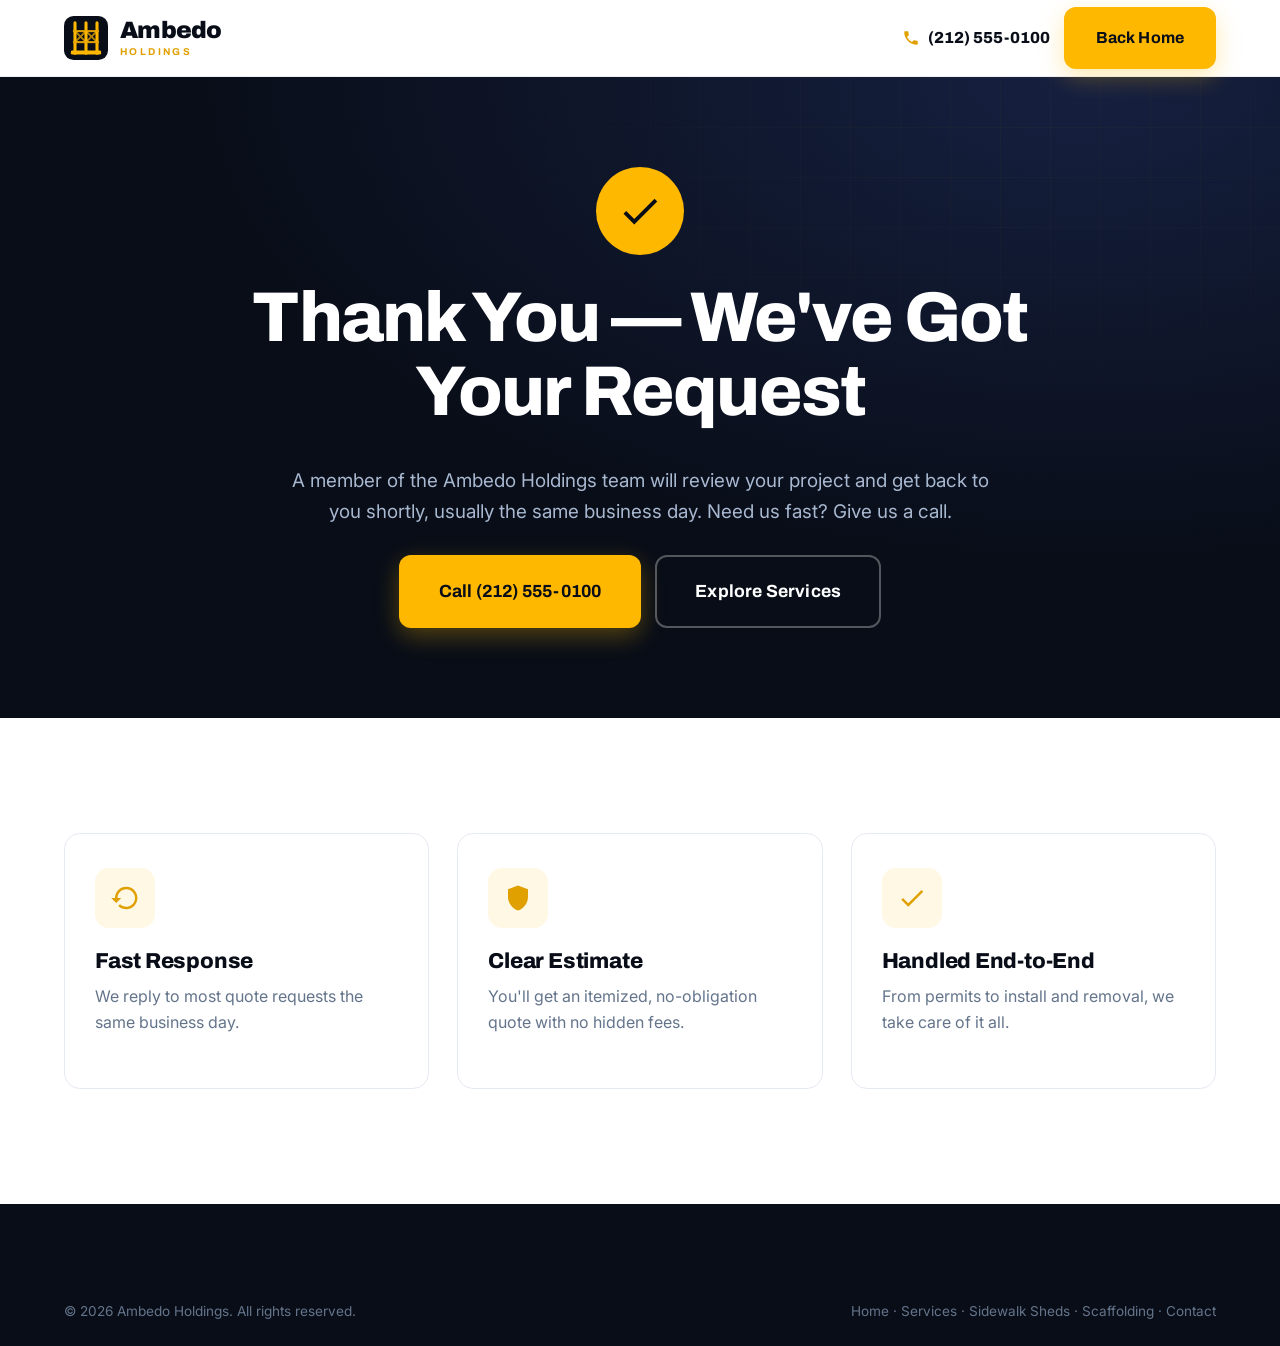
<file: thank-you.html>
<!DOCTYPE html>
<html lang="en">
<head>
  <meta charset="utf-8">
  <meta name="viewport" content="width=device-width, initial-scale=1">
  <title>Thank You | Ambedo Holdings</title>
  <meta name="description" content="Thanks for contacting Ambedo Holdings. We've received your request and will get back to you shortly.">
  <meta name="robots" content="noindex, follow">
  <link rel="canonical" href="https://www.ambedoholdings.com/thank-you.html">
  <meta name="theme-color" content="#0b1220">
  <link rel="icon" href="/favicon.svg" type="image/svg+xml">
  <link rel="manifest" href="/site.webmanifest">
  <link rel="preconnect" href="https://fonts.googleapis.com">
  <link rel="preconnect" href="https://fonts.gstatic.com" crossorigin>
  <link href="https://fonts.googleapis.com/css2?family=Archivo:wght@600;700;800;900&family=Inter:wght@400;500;600;700&display=swap" rel="stylesheet">
  <link rel="stylesheet" href="/css/styles.css">

  <!-- ============================================================
       GOOGLE ADS / GA4 CONVERSION TRACKING (placeholder)
       This page loads after a successful quote submission, so it's
       the ideal place to fire a conversion. Steps:
       1) Paste your global gtag base snippet (from Google Ads / GA4)
          into the <head> of EVERY page.
       2) Uncomment the block below and replace AW-XXXXXXXXX/YYYYYYYY
          with your Google Ads conversion ID + label.
       ============================================================ -->
  <!--
  <script async src="https://www.googletagmanager.com/gtag/js?id=AW-XXXXXXXXX"></script>
  <script>
    window.dataLayer = window.dataLayer || [];
    function gtag(){dataLayer.push(arguments);}
    gtag('js', new Date());
    gtag('config', 'AW-XXXXXXXXX');
    gtag('event', 'conversion', {'send_to': 'AW-XXXXXXXXX/YYYYYYYY'});
  </script>
  -->
</head>
<body>
  <header class="site-header">
    <div class="container nav">
      <a class="brand" href="/" aria-label="Ambedo Holdings home">
        <img class="brand-mark" src="/favicon.svg" alt="" width="42" height="42">
        <span class="brand-text"><span class="brand-name">Ambedo</span><span class="brand-sub">Holdings</span></span>
      </a>
      <div class="nav-cta">
        <a class="nav-phone" href="tel:+12125550100"><svg viewBox="0 0 24 24"><path d="M6.6 10.8a15.9 15.9 0 0 0 6.6 6.6l2.2-2.2a1 1 0 0 1 1-.25 11.4 11.4 0 0 0 3.6.58 1 1 0 0 1 1 1V20a1 1 0 0 1-1 1A17 17 0 0 1 3 4a1 1 0 0 1 1-1h3.5a1 1 0 0 1 1 1 11.4 11.4 0 0 0 .58 3.6 1 1 0 0 1-.25 1z"/></svg>(212) 555-0100</a>
        <a class="btn" href="/">Back Home</a>
      </div>
    </div>
  </header>

  <main id="main">
    <section class="page-hero">
      <div class="container" style="text-align:center">
        <div style="width:88px;height:88px;border-radius:50%;background:var(--amber);display:grid;place-items:center;margin:0 auto 26px">
          <svg viewBox="0 0 24 24" style="width:46px;height:46px;fill:var(--ink)"><path d="M9 16.2 4.8 12l-1.4 1.4L9 19 21 7l-1.4-1.4z"/></svg>
        </div>
        <h1 style="margin-inline:auto">Thank You — We've Got Your Request</h1>
        <p style="margin-inline:auto">A member of the Ambedo Holdings team will review your project and get back to you shortly, usually the same business day. Need us fast? Give us a call.</p>
        <div class="btn-row" style="justify-content:center;margin-top:28px">
          <a class="btn btn--lg" href="tel:+12125550100">Call (212) 555-0100</a>
          <a class="btn btn--ghost btn--lg" href="/services.html">Explore Services</a>
        </div>
      </div>
    </section>

    <section class="section">
      <div class="container">
        <div class="grid grid-3">
          <div class="card"><div class="card-icon"><svg viewBox="0 0 24 24"><path d="M13 3a9 9 0 0 0-9 9H1l4 4 4-4H6a7 7 0 1 1 2 4.9l-1.4 1.5A9 9 0 1 0 13 3z"/></svg></div><h3>Fast Response</h3><p class="mb-0">We reply to most quote requests the same business day.</p></div>
          <div class="card"><div class="card-icon"><svg viewBox="0 0 24 24"><path d="M12 2 4 5v6c0 5 3.4 9.7 8 11 4.6-1.3 8-6 8-11V5z"/></svg></div><h3>Clear Estimate</h3><p class="mb-0">You'll get an itemized, no-obligation quote with no hidden fees.</p></div>
          <div class="card"><div class="card-icon"><svg viewBox="0 0 24 24"><path d="M9 16.2 4.8 12l-1.4 1.4L9 19 21 7l-1.4-1.4z"/></svg></div><h3>Handled End-to-End</h3><p class="mb-0">From permits to install and removal, we take care of it all.</p></div>
        </div>
      </div>
    </section>
  </main>

  <footer class="site-footer">
    <div class="container">
      <div class="footer-bottom" style="border-top:none">
        <span>© <span id="year">2026</span> Ambedo Holdings. All rights reserved.</span>
        <span><a href="/">Home</a> · <a href="/services.html">Services</a> · <a href="/sidewalk-sheds.html">Sidewalk Sheds</a> · <a href="/scaffolding.html">Scaffolding</a> · <a href="/contact.html">Contact</a></span>
      </div>
    </div>
  </footer>
  <script src="/js/main.js" defer></script>
</body>
</html>
</file>
<file: css/styles.css>
/* ==========================================================================
   Ambedo Holdings — Premium Design System
   Palette: deep navy + safety amber. Scroll-driven animations.
   ========================================================================== */

:root {
  --ink: #080d17;
  --ink-2: #0c1322;
  --steel: #111a2e;
  --steel-2: #1a2540;
  --steel-3: #243352;
  --amber: #ffb800;
  --amber-600: #e0a000;
  --amber-400: #ffc933;
  --amber-050: #fff8e5;
  --slate: #64748b;
  --slate-2: #94a3b8;
  --slate-3: #cbd5e1;
  --mist: #f5f7fb;
  --line: #e5e9f2;
  --line-dark: #1e2d4a;
  --white: #ffffff;
  --red: #ef4444;

  --font-body: "Inter", system-ui, -apple-system, "Segoe UI", Roboto, Helvetica, Arial, sans-serif;
  --font-display: "Archivo", var(--font-body);

  --container: 1200px;
  --radius: 16px;
  --radius-sm: 10px;
  --radius-xs: 6px;
  --shadow-xs: 0 1px 3px rgba(8,13,23,0.04);
  --shadow-sm: 0 2px 8px rgba(8,13,23,0.06);
  --shadow-md: 0 12px 32px rgba(8,13,23,0.10);
  --shadow-lg: 0 32px 72px rgba(8,13,23,0.18);
  --shadow-glow: 0 0 40px rgba(255,184,0,0.15);
  --ease: cubic-bezier(0.22, 1, 0.36, 1);
  --ease-out: cubic-bezier(0.16, 1, 0.3, 1);
  --ease-spring: cubic-bezier(0.34, 1.56, 0.64, 1);
}

/* ---------- Reset / base ---------- */
*, *::before, *::after { box-sizing: border-box; }
html { scroll-behavior: smooth; -webkit-text-size-adjust: 100%; }
body {
  margin: 0; font-family: var(--font-body); color: var(--ink);
  background: var(--white); line-height: 1.65; font-size: 17px;
  -webkit-font-smoothing: antialiased; text-rendering: optimizeLegibility;
  overflow-x: hidden;
}
img { max-width: 100%; display: block; height: auto; }
a { color: inherit; text-decoration: none; }
h1, h2, h3, h4 {
  font-family: var(--font-display); font-weight: 800;
  line-height: 1.06; letter-spacing: -0.025em; margin: 0 0 0.5em; color: var(--ink);
}
h1 { font-size: clamp(2.6rem, 5.5vw, 4.4rem); }
h2 { font-size: clamp(2rem, 4vw, 3.1rem); }
h3 { font-size: 1.35rem; letter-spacing: -0.01em; }
p { margin: 0 0 1rem; }
:focus-visible { outline: 3px solid var(--amber); outline-offset: 2px; border-radius: 4px; }

/* ---------- Layout ---------- */
.container { width: 100%; max-width: var(--container); margin-inline: auto; padding-inline: 24px; }
.section { padding: clamp(64px, 9vw, 120px) 0; }
.section--mist { background: var(--mist); }
.section--ink { background: var(--ink); color: #dbe3f0; }
.section--dark { background: var(--ink-2); color: #dbe3f0; }
.section--tight { padding-block: clamp(40px, 5vw, 64px); }

.eyebrow {
  display: inline-flex; align-items: center; gap: 10px;
  font-family: var(--font-display); font-weight: 700; font-size: 0.82rem;
  letter-spacing: 0.14em; text-transform: uppercase;
  color: var(--amber-600); margin-bottom: 16px;
}
.section--ink .eyebrow, .section--dark .eyebrow { color: var(--amber); }
.eyebrow::before {
  content: ""; width: 28px; height: 2px; background: var(--amber); display: inline-block;
}
.section-head { max-width: 700px; margin-bottom: 48px; }
.section-head.center { margin-inline: auto; text-align: center; }
.section-head p { color: var(--slate); font-size: 1.1rem; }
.section--ink .section-head h2, .section--dark .section-head h2 { color: #fff; }
.section--ink .section-head p, .section--dark .section-head p { color: var(--slate-2); }
.lead { font-size: 1.2rem; color: var(--slate); }

/* ---------- Buttons ---------- */
.btn {
  --bg: var(--amber); --fg: var(--ink);
  display: inline-flex; align-items: center; justify-content: center; gap: 10px;
  padding: 16px 30px; font-family: var(--font-display); font-weight: 700;
  font-size: 1rem; letter-spacing: 0.01em; border-radius: 12px;
  border: 2px solid transparent; background: var(--bg); color: var(--fg);
  cursor: pointer; white-space: nowrap;
  transition: transform 0.25s var(--ease), box-shadow 0.25s var(--ease), background 0.2s;
  box-shadow: 0 8px 24px rgba(255,184,0,0.3);
  position: relative; overflow: hidden;
}
.btn::before {
  content: ""; position: absolute; inset: 0;
  background: linear-gradient(135deg, rgba(255,255,255,0.25) 0%, transparent 50%);
  opacity: 0; transition: opacity 0.3s;
}
.btn:hover { background: var(--amber-600); transform: translateY(-2px); box-shadow: 0 14px 30px rgba(255,184,0,0.4); }
.btn:hover::before { opacity: 1; }
.btn:active { transform: translateY(0); }
.btn svg { width: 20px; height: 20px; fill: currentColor; }

.btn--ghost {
  --bg: transparent; --fg: #fff;
  border-color: rgba(255,255,255,0.3); box-shadow: none;
}
.btn--ghost:hover { background: rgba(255,255,255,0.08); border-color: #fff; box-shadow: none; }
.btn--ghost::before { display: none; }

.btn--dark { --bg: var(--ink); --fg: #fff; box-shadow: var(--shadow-md); }
.btn--dark:hover { background: var(--steel-2); }

.btn--outline {
  --bg: transparent; --fg: var(--ink);
  border-color: var(--line); box-shadow: none;
}
.btn--outline:hover { border-color: var(--amber); background: var(--amber-050); box-shadow: none; }

.btn--lg { padding: 20px 38px; font-size: 1.1rem; }
.btn--block { display: flex; width: 100%; }
.btn-row { display: flex; flex-wrap: wrap; gap: 14px; }

/* ---------- Top bar ---------- */
.topbar {
  background: var(--ink); color: #94a3b8; font-size: 0.84rem;
  border-bottom: 1px solid var(--line-dark);
}
.topbar .container {
  display: flex; justify-content: space-between; align-items: center;
  gap: 16px; min-height: 42px; flex-wrap: wrap;
}
.topbar a { color: #e2e8f0; font-weight: 600; transition: color 0.15s; }
.topbar a:hover { color: var(--amber); }
.topbar .topbar-left { display: flex; gap: 24px; flex-wrap: wrap; }
.topbar .topbar-left span { display: inline-flex; align-items: center; gap: 7px; }
.topbar svg { width: 14px; height: 14px; fill: var(--amber); flex: none; }
.topbar-badge {
  display: inline-flex; align-items: center; gap: 7px;
  color: var(--amber); font-weight: 700;
}

/* ---------- Header / nav ---------- */
.site-header {
  position: sticky; top: 0; z-index: 60;
  background: rgba(255,255,255,0.88);
  backdrop-filter: saturate(160%) blur(16px);
  -webkit-backdrop-filter: saturate(160%) blur(16px);
  border-bottom: 1px solid rgba(229,233,242,0.7);
  transition: box-shadow 0.3s;
}
.site-header.scrolled { box-shadow: 0 4px 20px rgba(8,13,23,0.08); }
.nav {
  display: flex; align-items: center; justify-content: space-between;
  min-height: 76px; gap: 18px;
}
.brand { display: inline-flex; align-items: center; gap: 12px; font-family: var(--font-display); }
.brand-mark { width: 44px; height: 44px; flex: none; }
.brand-text { display: flex; flex-direction: column; line-height: 1; }
.brand-name { font-size: 1.48rem; font-weight: 900; letter-spacing: -0.03em; color: var(--ink); }
.brand-sub { font-size: 0.62rem; font-weight: 700; letter-spacing: 0.24em; text-transform: uppercase; color: var(--amber-600); margin-top: 4px; }
.nav-links { display: flex; align-items: center; gap: 2px; list-style: none; margin: 0; padding: 0; }
.nav-links a {
  display: inline-block; padding: 10px 16px; font-weight: 600; font-size: 0.96rem;
  color: #334155; border-radius: 8px; transition: color 0.15s, background 0.15s;
}
.nav-links a:hover { color: var(--ink); background: var(--mist); }
.nav-links a.active { color: var(--amber-600); }
.nav-cta { display: flex; align-items: center; gap: 14px; }
.nav-phone {
  font-family: var(--font-display); font-weight: 800; font-size: 1rem;
  color: var(--ink); display: inline-flex; align-items: center; gap: 8px;
}
.nav-phone svg { width: 18px; height: 18px; fill: var(--amber-600); }
.nav-toggle {
  display: none; width: 46px; height: 46px; border: 1px solid var(--line);
  background: #fff; border-radius: 10px; cursor: pointer;
  align-items: center; justify-content: center;
}
.nav-toggle span, .nav-toggle span::before, .nav-toggle span::after {
  content: ""; display: block; width: 22px; height: 2px; background: var(--ink);
  position: relative; transition: transform 0.25s var(--ease), opacity 0.2s;
}
.nav-toggle span::before { position: absolute; top: -7px; }
.nav-toggle span::after { position: absolute; top: 7px; }
.nav-toggle[aria-expanded="true"] span { background: transparent; }
.nav-toggle[aria-expanded="true"] span::before { transform: translateY(7px) rotate(45deg); }
.nav-toggle[aria-expanded="true"] span::after { transform: translateY(-7px) rotate(-45deg); }

/* ---------- Hero ---------- */
.hero {
  position: relative;
  background: radial-gradient(ellipse 130% 100% at 80% -10%, #162040 0%, var(--ink) 60%);
  color: #e8edf6; overflow: hidden;
}
.hero::before {
  content: ""; position: absolute; inset: 0;
  background-image:
    linear-gradient(90deg, rgba(255,184,0,0.04) 1px, transparent 1px),
    linear-gradient(rgba(255,184,0,0.04) 1px, transparent 1px);
  background-size: 50px 50px;
  mask-image: radial-gradient(ellipse 80% 70% at 70% 20%, #000 0%, transparent 75%);
  -webkit-mask-image: radial-gradient(ellipse 80% 70% at 70% 20%, #000 0%, transparent 75%);
  pointer-events: none;
}
.hero .container {
  position: relative; display: grid;
  grid-template-columns: 1.15fr 0.85fr; gap: 48px; align-items: center;
  padding-block: clamp(64px, 9vw, 110px);
}
.hero h1 { color: #fff; }
.hero h1 .hl {
  color: var(--amber);
  background: linear-gradient(135deg, var(--amber) 0%, var(--amber-400) 100%);
  -webkit-background-clip: text; -webkit-text-fill-color: transparent;
  background-clip: text;
}
.hero p { color: #a8b8d0; font-size: 1.22rem; max-width: 42ch; line-height: 1.7; }
.hero-badge {
  display: inline-flex; align-items: center; gap: 9px;
  padding: 9px 18px; background: rgba(255,184,0,0.1);
  border: 1px solid rgba(255,184,0,0.25); color: var(--amber);
  border-radius: 999px; font-size: 0.82rem; font-weight: 700;
  letter-spacing: 0.04em; margin-bottom: 24px;
  animation: badge-glow 3s ease-in-out infinite;
}
@keyframes badge-glow {
  0%, 100% { box-shadow: 0 0 0 0 rgba(255,184,0,0); }
  50% { box-shadow: 0 0 20px 0 rgba(255,184,0,0.12); }
}
.hero-badge svg { width: 16px; height: 16px; fill: var(--amber); }
.hero-stats { display: flex; gap: 34px; margin-top: 42px; flex-wrap: wrap; }
.hero-stat { position: relative; padding-left: 18px; }
.hero-stat::before {
  content: ""; position: absolute; left: 0; top: 4px; bottom: 4px;
  width: 3px; border-radius: 2px; background: var(--amber);
}
.hero-stat strong {
  display: block; font-family: var(--font-display); font-size: 2.2rem;
  font-weight: 900; color: #fff; line-height: 1;
}
.hero-stat span { font-size: 0.84rem; color: var(--slate-2); margin-top: 4px; display: block; }
.hero-visual { position: relative; }
.hero-visual svg {
  width: 100%; height: auto;
  filter: drop-shadow(0 30px 60px rgba(0,0,0,0.45));
}

/* Hero entrance animations */
.hero-copy > * {
  opacity: 0; transform: translateY(28px);
  animation: hero-enter 0.7s var(--ease-out) forwards;
}
.hero-copy > *:nth-child(1) { animation-delay: 0.1s; }
.hero-copy > *:nth-child(2) { animation-delay: 0.2s; }
.hero-copy > *:nth-child(3) { animation-delay: 0.35s; }
.hero-copy > *:nth-child(4) { animation-delay: 0.45s; }
.hero-copy > *:nth-child(5) { animation-delay: 0.55s; }
.hero-visual { opacity: 0; animation: hero-visual-enter 1s var(--ease-out) 0.4s forwards; }
@keyframes hero-enter { to { opacity: 1; transform: none; } }
@keyframes hero-visual-enter {
  from { opacity: 0; transform: translateY(40px) scale(0.95); }
  to { opacity: 1; transform: none; }
}

/* ---------- Trust bar ---------- */
.trustbar { background: var(--amber); color: var(--ink); }
.trustbar .container {
  display: flex; flex-wrap: wrap; justify-content: space-between;
  gap: 18px 34px; padding-block: 20px;
}
.trustbar .trust-item {
  display: inline-flex; align-items: center; gap: 12px;
  font-family: var(--font-display); font-weight: 700; font-size: 0.98rem;
}
.trustbar svg { width: 24px; height: 24px; fill: var(--ink); flex: none; }

/* ==========================================================================
   SCROLL-DRIVEN SCAFFOLDING BUILD ANIMATION
   ========================================================================== */
.scaffold-theater {
  position: relative;
  background: var(--ink-2);
  overflow: hidden;
}
.scaffold-stage {
  position: sticky; top: 0; height: 100vh;
  display: flex; align-items: center; justify-content: center;
}
.scaffold-inner {
  width: 100%; max-width: var(--container);
  margin-inline: auto; padding-inline: 24px;
  display: grid; grid-template-columns: 1fr 1.1fr; gap: 48px;
  align-items: center;
}

/* Text stages */
.scaffold-text { position: relative; min-height: 280px; }
.scaffold-step {
  position: absolute; inset: 0;
  display: flex; flex-direction: column; justify-content: center;
  opacity: 0; transform: translateY(20px);
  transition: opacity 0.5s var(--ease), transform 0.5s var(--ease);
  pointer-events: none;
}
.scaffold-step.active {
  opacity: 1; transform: none; pointer-events: auto;
}
.scaffold-step .eyebrow { color: var(--amber); }
.scaffold-step h2 { color: #fff; font-size: clamp(1.8rem, 3.2vw, 2.6rem); }
.scaffold-step p { color: var(--slate-2); font-size: 1.1rem; max-width: 44ch; }

/* Progress dots */
.scaffold-progress {
  position: absolute; right: 0; top: 50%;
  transform: translateY(-50%); display: flex;
  flex-direction: column; gap: 12px; z-index: 5;
}
.scaffold-dot {
  width: 12px; height: 12px; border-radius: 50%;
  border: 2px solid var(--line-dark); background: transparent;
  transition: background 0.3s, border-color 0.3s, transform 0.3s;
  cursor: pointer;
}
.scaffold-dot.active {
  background: var(--amber); border-color: var(--amber);
  transform: scale(1.25);
  box-shadow: 0 0 12px rgba(255,184,0,0.5);
}
.scaffold-dot.passed {
  background: var(--amber-600); border-color: var(--amber-600);
}

/* SVG animation */
.scaffold-svg-wrap {
  position: relative;
  display: flex; align-items: center; justify-content: center;
}
.scaffold-svg {
  width: 100%; max-width: 560px; height: auto;
}
.scaffold-svg .build-el {
  opacity: 0; transition: opacity 0.6s var(--ease), transform 0.6s var(--ease);
}
.scaffold-svg .build-el.visible { opacity: 1; }
.scaffold-svg .build-el[data-anim="rise"] { transform: scaleY(0); transform-origin: bottom; }
.scaffold-svg .build-el[data-anim="rise"].visible { transform: scaleY(1); }
.scaffold-svg .build-el[data-anim="slide-r"] { transform: translateX(-30px); }
.scaffold-svg .build-el[data-anim="slide-r"].visible { transform: none; }
.scaffold-svg .build-el[data-anim="slide-l"] { transform: translateX(30px); }
.scaffold-svg .build-el[data-anim="slide-l"].visible { transform: none; }
.scaffold-svg .build-el[data-anim="fade"] { transform: none; }
.scaffold-svg .build-el[data-anim="draw"] {
  stroke-dasharray: 200; stroke-dashoffset: 200;
  transition: stroke-dashoffset 0.8s var(--ease), opacity 0.6s var(--ease);
}
.scaffold-svg .build-el[data-anim="draw"].visible { stroke-dashoffset: 0; }
.scaffold-svg .build-el[data-anim="pop"] { transform: scale(0); }
.scaffold-svg .build-el[data-anim="pop"].visible { transform: scale(1); transition-timing-function: var(--ease-spring); }

/* Progress bar along the bottom */
.scaffold-bar {
  position: absolute; bottom: 0; left: 0; right: 0;
  height: 3px; background: var(--line-dark);
}
.scaffold-bar-fill {
  height: 100%; width: 0; background: var(--amber);
  transition: width 0.1s linear;
}

/* ---------- Service cards ---------- */
.grid { display: grid; gap: 28px; }
.grid-3 { grid-template-columns: repeat(3, 1fr); }
.grid-2 { grid-template-columns: repeat(2, 1fr); }
.grid-4 { grid-template-columns: repeat(4, 1fr); }

.card {
  background: #fff; border: 1px solid var(--line); border-radius: var(--radius);
  padding: 34px 30px; position: relative; overflow: hidden;
  transition: transform 0.3s var(--ease), box-shadow 0.3s var(--ease), border-color 0.3s;
}
.card::after {
  content: ""; position: absolute; left: 0; top: 0; bottom: 0;
  width: 4px; background: var(--amber);
  transform: scaleY(0); transform-origin: top; transition: transform 0.35s var(--ease);
}
.card:hover { transform: translateY(-8px); box-shadow: var(--shadow-md); border-color: transparent; }
.card:hover::after { transform: scaleY(1); }
.card-icon {
  width: 60px; height: 60px; border-radius: 14px; background: var(--amber-050);
  display: grid; place-items: center; margin-bottom: 22px;
}
.card-icon svg { width: 30px; height: 30px; fill: var(--amber-600); }
.card h3 { margin-bottom: 10px; }
.card p { color: var(--slate); margin-bottom: 18px; font-size: 1rem; }
.card-link {
  font-family: var(--font-display); font-weight: 700; color: var(--ink);
  display: inline-flex; align-items: center; gap: 8px; font-size: 0.96rem;
}
.card-link svg { width: 16px; height: 16px; fill: currentColor; transition: transform 0.2s; }
.card-link:hover { color: var(--amber-600); }
.card-link:hover svg { transform: translateX(5px); }
.card-list { list-style: none; margin: 0 0 20px; padding: 0; }
.card-list li {
  position: relative; padding-left: 26px; margin-bottom: 8px;
  color: var(--slate); font-size: 0.98rem;
}
.card-list li::before {
  content: ""; position: absolute; left: 0; top: 8px;
  width: 15px; height: 8px; border-left: 2.5px solid var(--amber-600);
  border-bottom: 2.5px solid var(--amber-600); transform: rotate(-45deg);
}

/* ---------- Feature / split ---------- */
.split { display: grid; grid-template-columns: 1fr 1fr; gap: 60px; align-items: center; }
.split--reverse .split-media { order: 2; }
.feature-list { list-style: none; margin: 22px 0 0; padding: 0; display: grid; gap: 20px; }
.feature-list li { display: flex; gap: 16px; }
.feature-ic {
  flex: none; width: 48px; height: 48px; border-radius: 12px;
  background: var(--amber-050); display: grid; place-items: center;
}
.feature-ic svg { width: 24px; height: 24px; fill: var(--amber-600); }
.feature-list h4 { margin: 0 0 3px; font-family: var(--font-display); font-size: 1.08rem; }
.feature-list p { margin: 0; color: var(--slate); font-size: 0.98rem; }

.media-panel {
  border-radius: var(--radius); overflow: hidden;
  background: var(--ink); box-shadow: var(--shadow-lg);
}
.media-panel svg { width: 100%; height: auto; display: block; }

/* ---------- Process steps ---------- */
.steps { display: grid; grid-template-columns: repeat(4, 1fr); gap: 28px; counter-reset: step; }
.step { position: relative; padding-top: 8px; }
.step-num {
  font-family: var(--font-display); font-weight: 900; font-size: 2.8rem;
  color: var(--amber); line-height: 1; margin-bottom: 14px;
}
.section--ink .step h3, .section--dark .step h3 { color: #fff; }
.step p { color: var(--slate); font-size: 0.98rem; }
.section--ink .step p, .section--dark .step p { color: var(--slate-2); }
.step::before {
  content: ""; position: absolute; top: 22px; left: 62px; right: -14px;
  height: 2px;
  background: repeating-linear-gradient(90deg, var(--line-dark) 0 8px, transparent 8px 16px);
}
.step:last-child::before { display: none; }

/* ---------- Stats band ---------- */
.stats-band { display: grid; grid-template-columns: repeat(4, 1fr); gap: 24px; text-align: center; }
.stat-big strong {
  font-family: var(--font-display); font-weight: 900;
  font-size: clamp(2.6rem, 4.5vw, 3.6rem); color: var(--amber);
  display: block; line-height: 1;
}
.stat-big span { color: var(--slate-2); font-size: 0.98rem; margin-top: 8px; display: block; }

/* ---------- Testimonials ---------- */
.quote-card {
  background: #fff; border: 1px solid var(--line); border-radius: var(--radius);
  padding: 34px 32px; box-shadow: var(--shadow-sm);
  transition: transform 0.3s var(--ease), box-shadow 0.3s;
}
.quote-card:hover { transform: translateY(-4px); box-shadow: var(--shadow-md); }
.quote-card .stars { display: flex; gap: 3px; margin-bottom: 18px; }
.quote-card .stars svg { width: 20px; height: 20px; fill: var(--amber); }
.quote-card blockquote { margin: 0 0 22px; font-size: 1.08rem; color: #1e293b; line-height: 1.65; }
.quote-meta { display: flex; align-items: center; gap: 14px; }
.quote-avatar {
  width: 48px; height: 48px; border-radius: 50%;
  background: var(--ink); color: var(--amber);
  display: grid; place-items: center; font-family: var(--font-display); font-weight: 800;
  flex: none; font-size: 0.9rem;
}
.quote-meta strong { display: block; font-size: 0.98rem; }
.quote-meta span { color: var(--slate); font-size: 0.86rem; }

/* ---------- FAQ ---------- */
.faq { max-width: 840px; margin-inline: auto; }
.faq-item { border-bottom: 1px solid var(--line); }
.faq-q {
  width: 100%; text-align: left; background: none; border: none; cursor: pointer;
  padding: 24px 48px 24px 0; position: relative;
  font-family: var(--font-display); font-weight: 700; font-size: 1.14rem; color: var(--ink);
  transition: color 0.15s;
}
.faq-q:hover { color: var(--amber-600); }
.faq-q::after {
  content: "+"; position: absolute; right: 6px; top: 50%; transform: translateY(-50%);
  font-size: 1.6rem; color: var(--amber-600); font-weight: 400;
  transition: transform 0.3s var(--ease);
}
.faq-q[aria-expanded="true"]::after { content: "\2212"; transform: translateY(-50%) rotate(180deg); }
.faq-a { max-height: 0; overflow: hidden; transition: max-height 0.35s var(--ease); }
.faq-a-inner { padding: 0 48px 26px 0; color: var(--slate); line-height: 1.7; }

/* ---------- CTA band ---------- */
.cta-band {
  background: linear-gradient(135deg, var(--ink) 0%, #162040 100%);
  color: #fff; border-radius: 22px; padding: clamp(40px, 5vw, 64px);
  display: grid; grid-template-columns: 1.4fr 1fr; gap: 36px; align-items: center;
  position: relative; overflow: hidden;
}
.cta-band::before {
  content: ""; position: absolute; right: -80px; top: -80px; width: 360px; height: 360px;
  background: radial-gradient(circle, rgba(255,184,0,0.18), transparent 65%);
}
.cta-band h2 { color: #fff; position: relative; }
.cta-band p { color: #a8b8d0; position: relative; margin: 0; }
.cta-band .btn-row { position: relative; justify-content: flex-end; }

/* ---------- Forms ---------- */
.form-wrap {
  background: #fff; border: 1px solid var(--line); border-radius: var(--radius);
  padding: clamp(28px, 4vw, 44px); box-shadow: var(--shadow-md);
}
.form-wrap.on-dark { box-shadow: var(--shadow-lg); }
.form-grid { display: grid; grid-template-columns: 1fr 1fr; gap: 18px; }
.field { display: flex; flex-direction: column; gap: 7px; margin-bottom: 4px; }
.field.full { grid-column: 1 / -1; }
.field label { font-weight: 600; font-size: 0.9rem; color: #1e293b; }
.field label .req { color: var(--red); }
.field input, .field select, .field textarea {
  font-family: var(--font-body); font-size: 1rem;
  padding: 14px 16px; border: 1.5px solid var(--line); border-radius: 10px;
  background: #fafbfd; color: var(--ink);
  transition: border-color 0.2s, box-shadow 0.2s, background 0.2s;
  width: 100%;
}
.field textarea { resize: vertical; min-height: 120px; }
.field input:focus, .field select:focus, .field textarea:focus {
  outline: none; border-color: var(--amber);
  box-shadow: 0 0 0 4px rgba(255,184,0,0.14); background: #fff;
}
.field input.error, .field select.error, .field textarea.error {
  border-color: var(--red); box-shadow: 0 0 0 4px rgba(239,68,68,0.1);
}
.form-note { font-size: 0.84rem; color: var(--slate); margin-top: 8px; }
.hp { position: absolute; left: -5000px; opacity: 0; height: 0; overflow: hidden; }

/* Urgency badge near form */
.form-urgency {
  display: inline-flex; align-items: center; gap: 8px;
  padding: 8px 14px; background: rgba(255,184,0,0.08);
  border: 1px solid rgba(255,184,0,0.2); border-radius: 8px;
  font-size: 0.86rem; font-weight: 600; color: var(--amber-600);
  margin-bottom: 20px;
}
.form-urgency .dot {
  width: 8px; height: 8px; border-radius: 50%; background: #22c55e;
  animation: pulse-dot 2s ease-in-out infinite;
}
@keyframes pulse-dot {
  0%, 100% { opacity: 1; } 50% { opacity: 0.4; }
}

/* ---------- Contact info blocks ---------- */
.info-list { list-style: none; margin: 0; padding: 0; display: grid; gap: 24px; }
.info-list li { display: flex; gap: 16px; }
.info-ic {
  flex: none; width: 52px; height: 52px; border-radius: 14px;
  background: var(--amber-050); display: grid; place-items: center;
}
.info-ic svg { width: 24px; height: 24px; fill: var(--amber-600); }
.info-list h4 { margin: 0 0 3px; font-size: 1.05rem; font-family: var(--font-display); }
.info-list a, .info-list p { color: var(--slate); margin: 0; }
.info-list a:hover { color: var(--amber-600); }

/* ---------- Page hero (inner pages) ---------- */
.page-hero {
  background: radial-gradient(ellipse 120% 130% at 85% 0%, #162040 0%, var(--ink) 60%);
  color: #fff; position: relative; overflow: hidden;
}
.page-hero::before {
  content: ""; position: absolute; inset: 0;
  background-image: linear-gradient(90deg, rgba(255,184,0,0.03) 1px, transparent 1px),
    linear-gradient(rgba(255,184,0,0.03) 1px, transparent 1px);
  background-size: 50px 50px;
  mask-image: radial-gradient(80% 80% at 80% 10%, #000, transparent 70%);
  -webkit-mask-image: radial-gradient(80% 80% at 80% 10%, #000, transparent 70%);
}
.page-hero .container { position: relative; padding-block: clamp(56px, 7vw, 90px); }
.page-hero h1 { color: #fff; max-width: 18ch; }
.page-hero p { color: #a8b8d0; font-size: 1.18rem; max-width: 60ch; }
.crumbs { display: flex; gap: 8px; font-size: 0.88rem; color: var(--slate-2); margin-bottom: 18px; }
.crumbs a { color: var(--amber); font-weight: 600; }
.crumbs span { color: var(--slate); }

/* ---------- Detailed service block ---------- */
.svc-block {
  display: grid; grid-template-columns: 1fr 1fr; gap: 56px;
  align-items: center; padding-block: clamp(44px, 6vw, 76px);
}
.svc-block:not(:last-child) { border-bottom: 1px solid var(--line); }
.svc-block.flip .svc-media { order: 2; }
.svc-block h2 { font-size: clamp(1.7rem, 3vw, 2.3rem); }
.svc-tag {
  display: inline-block; font-family: var(--font-display); font-weight: 700;
  font-size: 0.78rem; letter-spacing: 0.14em; text-transform: uppercase;
  color: var(--amber-600); background: var(--amber-050);
  padding: 6px 14px; border-radius: 999px; margin-bottom: 16px;
}

/* ---------- Footer ---------- */
.site-footer { background: var(--ink); color: #8ba0bb; padding-top: 72px; }
.footer-grid { display: grid; grid-template-columns: 1.6fr 1fr 1fr 1.2fr; gap: 44px; padding-bottom: 56px; }
.footer-brand .brand-name { color: #fff; }
.footer-brand p { margin: 20px 0; max-width: 34ch; color: #7f93af; }
.footer-col h4 {
  color: #fff; font-family: var(--font-display); font-size: 0.82rem;
  letter-spacing: 0.14em; text-transform: uppercase; margin-bottom: 20px;
}
.footer-col ul { list-style: none; margin: 0; padding: 0; display: grid; gap: 12px; }
.footer-col a { transition: color 0.15s; }
.footer-col a:hover { color: var(--amber); }
.footer-contact li { display: flex; gap: 11px; margin-bottom: 14px; }
.footer-contact svg { width: 18px; height: 18px; fill: var(--amber); flex: none; margin-top: 3px; }
.social { display: flex; gap: 12px; margin-top: 22px; }
.social a {
  width: 42px; height: 42px; border-radius: 11px; border: 1px solid var(--line-dark);
  display: grid; place-items: center;
  transition: background 0.2s, border-color 0.2s, transform 0.2s;
}
.social a:hover { background: var(--amber); border-color: var(--amber); transform: translateY(-2px); }
.social svg { width: 18px; height: 18px; fill: #94a3b8; }
.social a:hover svg { fill: var(--ink); }
.footer-bottom {
  border-top: 1px solid var(--line-dark); padding: 24px 0;
  display: flex; justify-content: space-between; gap: 14px; flex-wrap: wrap;
  font-size: 0.85rem; color: #64748b;
}

/* ---------- Gallery ---------- */
.gallery-grid { display: grid; grid-template-columns: repeat(3, 1fr); gap: 26px; }
.project {
  position: relative; border-radius: var(--radius); overflow: hidden;
  border: 1px solid var(--line); background: var(--ink);
  box-shadow: var(--shadow-sm);
  transition: transform 0.3s var(--ease), box-shadow 0.3s var(--ease);
}
.project:hover { transform: translateY(-6px); box-shadow: var(--shadow-md); }
.project svg { width: 100%; height: auto; display: block; }
.project-tag {
  position: absolute; top: 14px; left: 14px;
  font-family: var(--font-display); font-weight: 700; font-size: 0.72rem;
  letter-spacing: 0.1em; text-transform: uppercase; color: var(--ink);
  background: var(--amber); padding: 5px 12px; border-radius: 999px;
}
.project-cap {
  position: absolute; left: 0; right: 0; bottom: 0;
  padding: 36px 20px 18px;
  background: linear-gradient(transparent, rgba(8,13,23,0.92));
  color: #fff;
}
.project-cap h3 { color: #fff; font-size: 1.1rem; margin: 0 0 2px; }
.project-cap span { color: var(--slate-2); font-size: 0.85rem; }

/* ---------- Floating mobile CTA ---------- */
.float-cta {
  display: none; position: fixed; bottom: 0; left: 0; right: 0;
  z-index: 50; background: var(--ink); border-top: 1px solid var(--line-dark);
  padding: 12px 16px; gap: 10px;
}
.float-cta a { flex: 1; text-align: center; }

/* ---------- Reveal / animation ---------- */
.reveal {
  opacity: 0; transform: translateY(28px);
  transition: opacity 0.65s var(--ease), transform 0.65s var(--ease);
}
.reveal.in { opacity: 1; transform: none; }
.reveal-delay-1 { transition-delay: 0.1s; }
.reveal-delay-2 { transition-delay: 0.2s; }
.reveal-delay-3 { transition-delay: 0.3s; }

/* ---------- Utility ---------- */
.text-center { text-align: center; }
.mt-0 { margin-top: 0; }
.mb-0 { margin-bottom: 0; }
.skip-link {
  position: absolute; left: 12px; top: -60px; z-index: 200;
  background: var(--amber); color: var(--ink); padding: 10px 18px; border-radius: 8px;
  font-weight: 700; transition: top 0.2s;
}
.skip-link:focus { top: 12px; }

/* ---------- Responsive ---------- */
@media (max-width: 1024px) {
  .footer-grid { grid-template-columns: 1fr 1fr; gap: 36px; }
  .hero .container { gap: 36px; }
  .scaffold-inner { gap: 32px; }
}

@media (max-width: 900px) {
  .grid-3, .grid-4 { grid-template-columns: repeat(2, 1fr); }
  .gallery-grid { grid-template-columns: repeat(2, 1fr); }
  .steps { grid-template-columns: repeat(2, 1fr); }
  .step::before { display: none; }
  .stats-band { grid-template-columns: repeat(2, 1fr); gap: 36px 20px; }
  .hero .container { grid-template-columns: 1fr; }
  .hero-visual { max-width: 500px; }
  .split, .svc-block, .cta-band { grid-template-columns: 1fr; gap: 36px; }
  .split--reverse .split-media, .svc-block.flip .svc-media { order: 0; }
  .cta-band .btn-row { justify-content: flex-start; }
  .scaffold-inner { grid-template-columns: 1fr; text-align: center; }
  .scaffold-text { min-height: 200px; }
  .scaffold-step { align-items: center; }
  .scaffold-step p { max-width: 100%; }
  .scaffold-svg-wrap { order: -1; }
  .scaffold-svg { max-width: 400px; margin-inline: auto; }
  .scaffold-progress { display: none; }
}

@media (max-width: 760px) {
  body { font-size: 16px; }
  .nav-links, .nav-phone { display: none; }
  .nav-toggle { display: inline-flex; }
  .site-header.open .nav-links {
    display: flex; position: absolute; top: 100%; left: 0; right: 0;
    flex-direction: column; align-items: stretch; gap: 2px;
    background: #fff; padding: 14px; border-bottom: 1px solid var(--line);
    box-shadow: var(--shadow-md);
  }
  .site-header.open .nav-links a { padding: 14px 16px; }
  .topbar .topbar-left { gap: 14px; font-size: 0.78rem; }
  .form-grid { grid-template-columns: 1fr; }
  .footer-grid { grid-template-columns: 1fr; }
  .trustbar .container { justify-content: center; }
  .float-cta { display: flex; }
  .site-footer { padding-bottom: 72px; }
}

@media (max-width: 480px) {
  .grid-3, .grid-4, .grid-2 { grid-template-columns: 1fr; }
  .gallery-grid { grid-template-columns: 1fr; }
  .stats-band { grid-template-columns: 1fr 1fr; }
  .hero-stats { gap: 22px; }
  .btn { width: 100%; }
  .btn-row .btn { flex: 1 1 auto; }
}

@media (prefers-reduced-motion: reduce) {
  * { scroll-behavior: auto !important; }
  .reveal { opacity: 1 !important; transform: none !important; transition: none !important; }
  .hero-copy > *, .hero-visual { opacity: 1 !important; transform: none !important; animation: none !important; }
  .scaffold-svg .build-el { opacity: 1 !important; transform: none !important; stroke-dashoffset: 0 !important; }
}
</file>
